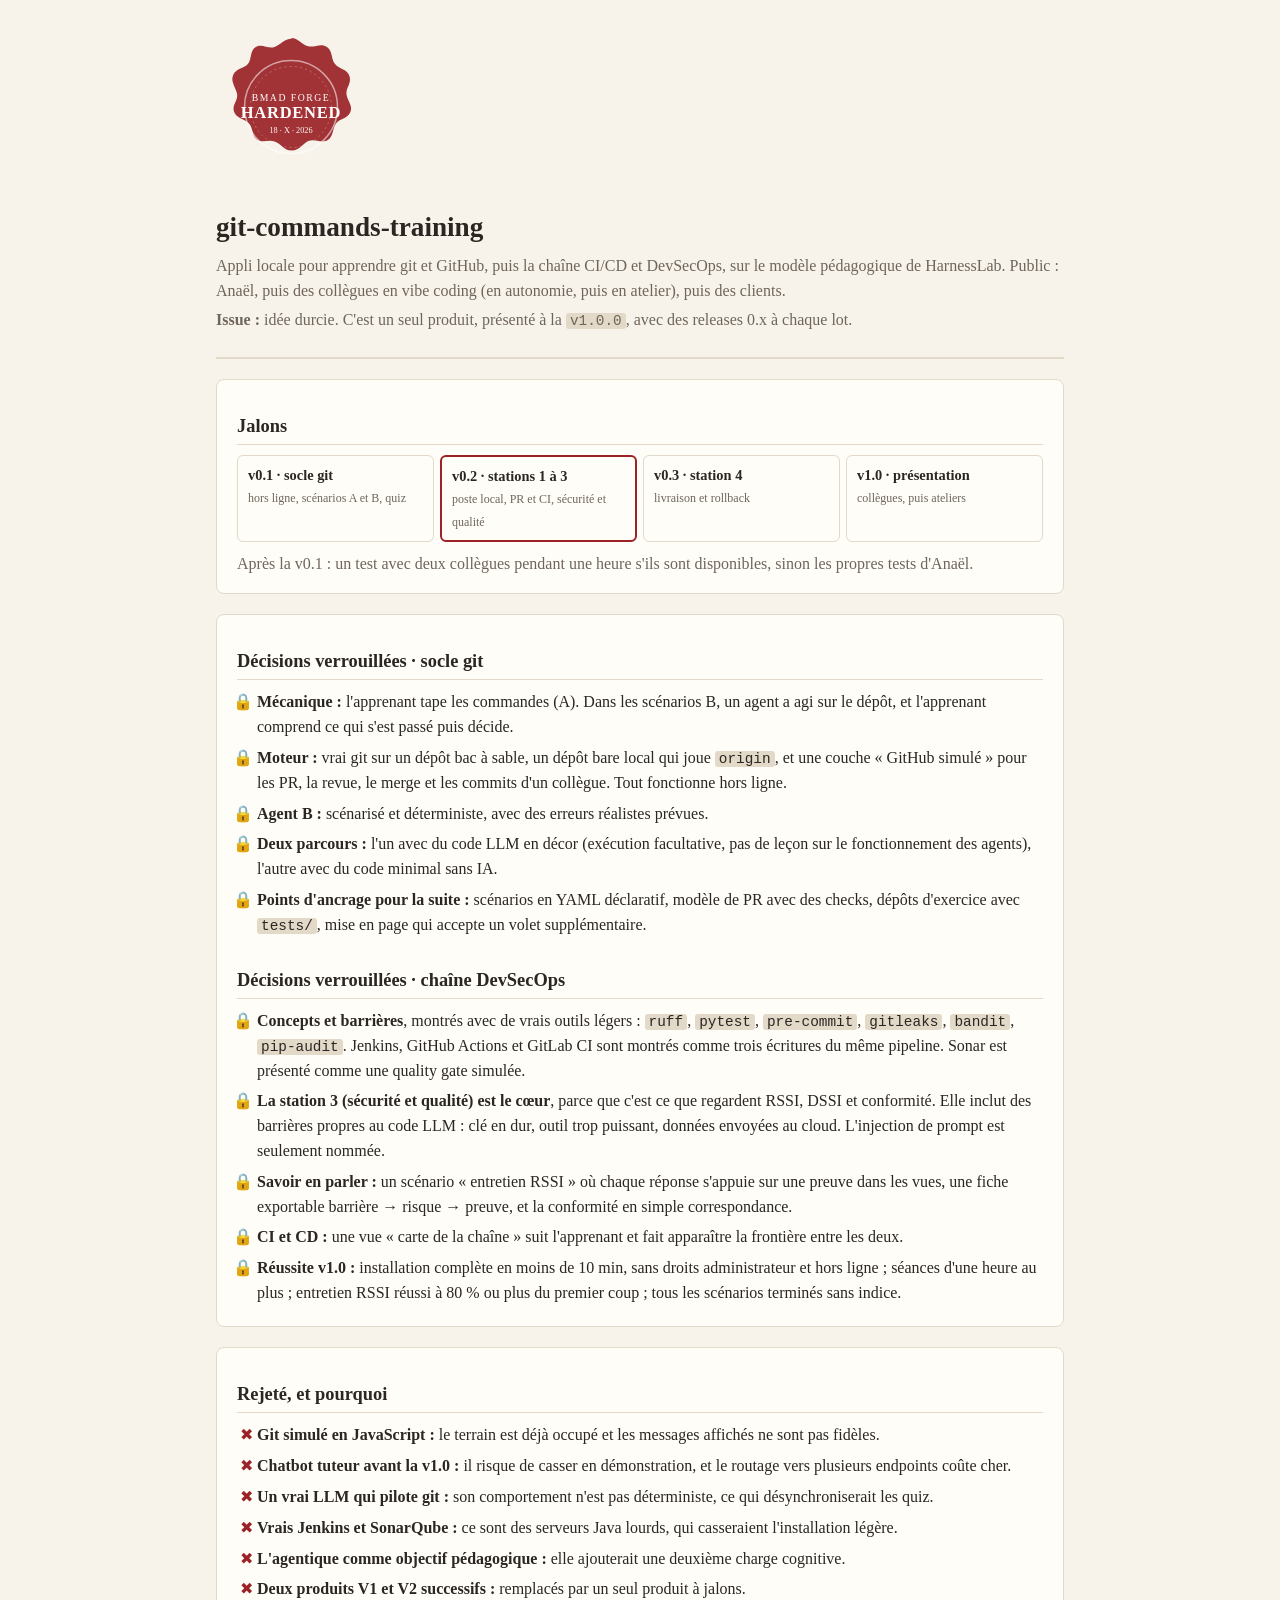
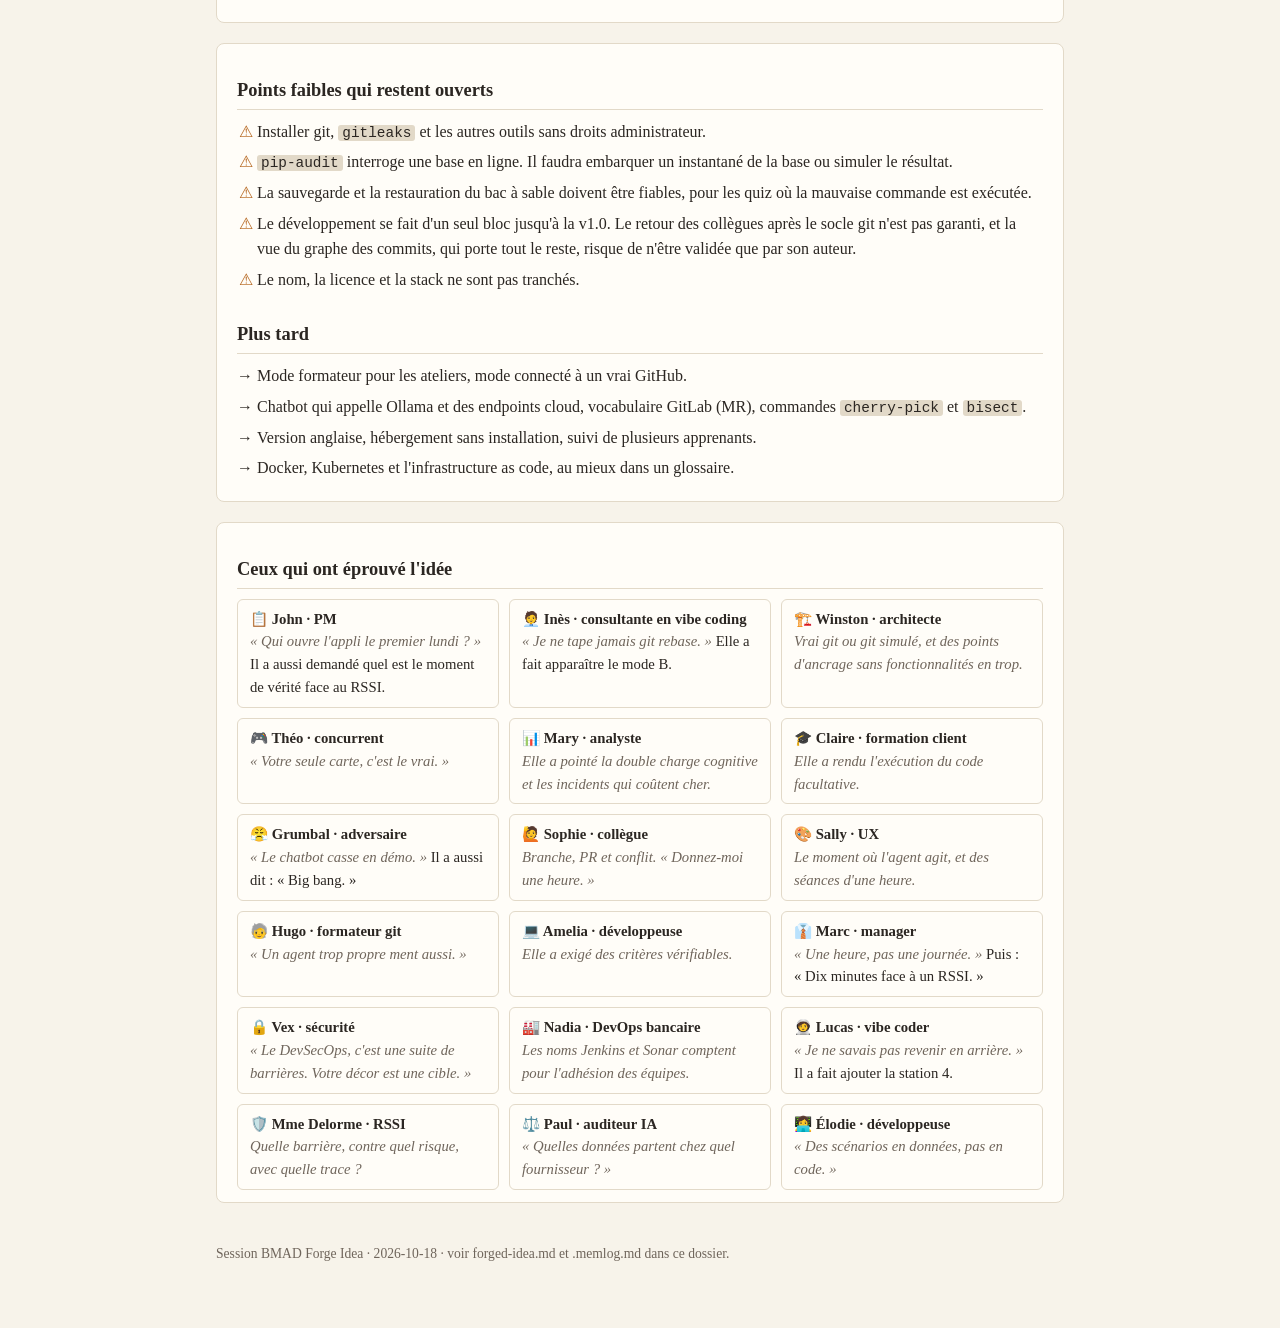
<file: docs/forge/forge-report.html>
<!doctype html>
<html lang="fr">
<head>
<meta charset="utf-8">
<meta name="viewport" content="width=device-width, initial-scale=1">
<title>Forge git-commands-training</title>
<style>
:root{--bg:#f7f3ea;--card:#fffdf8;--ink:#2b2622;--muted:#6f655b;--line:#e2d9c8;--seal:#9b2226;--ok:#2d6a4f;--ko:#9b2226;--warn:#b5651d}
@media (prefers-color-scheme:dark){:root{--bg:#1c1a17;--card:#25221e;--ink:#eee6d8;--muted:#a89c8c;--line:#3a352e;--seal:#c4453f;--ok:#74c69d;--ko:#e5737a;--warn:#e0a060}}
*{box-sizing:border-box}
body{margin:0;background:var(--bg);color:var(--ink);font:16px/1.55 Georgia,"Times New Roman",serif}
main{max-width:880px;margin:0 auto;padding:32px 16px 64px}
header{display:flex;gap:24px;align-items:center;flex-wrap:wrap;border-bottom:2px solid var(--line);padding-bottom:20px}
header svg{flex:0 0 auto;width:150px;height:150px}
h1{font-size:1.7rem;margin:0 0 6px}
h2{font-size:1.15rem;margin:28px 0 10px;border-bottom:1px solid var(--line);padding-bottom:4px}
.sub{color:var(--muted);margin:0 0 4px}
section.card{background:var(--card);border:1px solid var(--line);border-radius:8px;padding:4px 20px 12px;margin-top:20px}
ul{padding-left:20px;margin:8px 0}
li{margin:6px 0}
.lock::marker{content:"🔒 "}
.kill::marker{content:"✖ ";color:var(--ko)}
.warn::marker{content:"⚠ ";color:var(--warn)}
.later::marker{content:"→ "}
code{font-family:Consolas,monospace;font-size:.9em;background:var(--line);padding:0 4px;border-radius:3px}
.chain{display:flex;flex-wrap:wrap;gap:6px;margin:10px 0}
.st{flex:1 1 150px;border:1px solid var(--line);border-radius:6px;padding:8px 10px;font-size:.9rem}
.st b{display:block}
.st.core{border:2px solid var(--seal)}
.tag{font-size:.75rem;color:var(--muted)}
.personas{display:grid;grid-template-columns:repeat(auto-fill,minmax(230px,1fr));gap:10px;margin-top:8px}
.p{border:1px solid var(--line);border-radius:6px;padding:8px 12px;font-size:.92rem}
.p b{display:block}
.p i{color:var(--muted)}
footer{margin-top:40px;color:var(--muted);font-size:.85rem}
</style>
</head>
<body>
<main>
<header>
<svg viewBox="0 0 200 200" role="img" aria-label="Sceau HARDENED">
  <g fill="var(--seal)">
    <path d="M100 8c10 0 14 9 23 11s17-5 25 1 5 16 11 23 16 6 19 16-5 15-4 24 9 15 5 24-14 8-19 15-3 17-11 22-17-2-25 1-12 13-23 13-14-9-23-12-17 3-24-3-4-16-11-22-16-6-19-15 6-15 4-24-9-16-5-25 15-8 20-15 2-17 10-22 17 3 25 0 13-11 23-11z" opacity=".92"/>
  </g>
  <circle cx="100" cy="100" r="62" fill="none" stroke="#fff" stroke-opacity=".55" stroke-width="2"/>
  <circle cx="100" cy="100" r="54" fill="none" stroke="#fff" stroke-opacity=".35" stroke-width="1" stroke-dasharray="3 4"/>
  <text x="100" y="92" text-anchor="middle" fill="#fff" font-family="Georgia,serif" font-size="13" letter-spacing="2">BMAD FORGE</text>
  <text x="100" y="115" text-anchor="middle" fill="#fff" font-family="Georgia,serif" font-weight="bold" font-size="22" letter-spacing="1">HARDENED</text>
  <text x="100" y="134" text-anchor="middle" fill="#fff" font-family="Georgia,serif" font-size="11">18 · X · 2026</text>
</svg>
<div>
  <h1>git-commands-training</h1>
  <p class="sub">Appli locale pour apprendre git et GitHub, puis la chaîne CI/CD et DevSecOps, sur le modèle pédagogique de HarnessLab. Public : Anaël, puis des collègues en vibe coding (en autonomie, puis en atelier), puis des clients.</p>
  <p class="sub"><b>Issue :</b> idée durcie. C'est un seul produit, présenté à la <code>v1.0.0</code>, avec des releases 0.x à chaque lot.</p>
</div>
</header>

<section class="card">
<h2>Jalons</h2>
<div class="chain">
<div class="st"><b>v0.1 · socle git</b><span class="tag">hors ligne, scénarios A et B, quiz</span></div>
<div class="st core"><b>v0.2 · stations 1 à 3</b><span class="tag">poste local, PR et CI, sécurité et qualité</span></div>
<div class="st"><b>v0.3 · station 4</b><span class="tag">livraison et rollback</span></div>
<div class="st"><b>v1.0 · présentation</b><span class="tag">collègues, puis ateliers</span></div>
</div>
<p class="sub">Après la v0.1 : un test avec deux collègues pendant une heure s'ils sont disponibles, sinon les propres tests d'Anaël.</p>
</section>

<section class="card">
<h2>Décisions verrouillées · socle git</h2>
<ul>
<li class="lock"><b>Mécanique :</b> l'apprenant tape les commandes (A). Dans les scénarios B, un agent a agi sur le dépôt, et l'apprenant comprend ce qui s'est passé puis décide.</li>
<li class="lock"><b>Moteur :</b> vrai git sur un dépôt bac à sable, un dépôt bare local qui joue <code>origin</code>, et une couche « GitHub simulé » pour les PR, la revue, le merge et les commits d'un collègue. Tout fonctionne hors ligne.</li>
<li class="lock"><b>Agent B :</b> scénarisé et déterministe, avec des erreurs réalistes prévues.</li>
<li class="lock"><b>Deux parcours :</b> l'un avec du code LLM en décor (exécution facultative, pas de leçon sur le fonctionnement des agents), l'autre avec du code minimal sans IA.</li>
<li class="lock"><b>Points d'ancrage pour la suite :</b> scénarios en YAML déclaratif, modèle de PR avec des checks, dépôts d'exercice avec <code>tests/</code>, mise en page qui accepte un volet supplémentaire.</li>
</ul>
<h2>Décisions verrouillées · chaîne DevSecOps</h2>
<ul>
<li class="lock"><b>Concepts et barrières</b>, montrés avec de vrais outils légers : <code>ruff</code>, <code>pytest</code>, <code>pre-commit</code>, <code>gitleaks</code>, <code>bandit</code>, <code>pip-audit</code>. Jenkins, GitHub Actions et GitLab CI sont montrés comme trois écritures du même pipeline. Sonar est présenté comme une quality gate simulée.</li>
<li class="lock"><b>La station 3 (sécurité et qualité) est le cœur</b>, parce que c'est ce que regardent RSSI, DSSI et conformité. Elle inclut des barrières propres au code LLM : clé en dur, outil trop puissant, données envoyées au cloud. L'injection de prompt est seulement nommée.</li>
<li class="lock"><b>Savoir en parler :</b> un scénario « entretien RSSI » où chaque réponse s'appuie sur une preuve dans les vues, une fiche exportable barrière → risque → preuve, et la conformité en simple correspondance.</li>
<li class="lock"><b>CI et CD :</b> une vue « carte de la chaîne » suit l'apprenant et fait apparaître la frontière entre les deux.</li>
<li class="lock"><b>Réussite v1.0 :</b> installation complète en moins de 10 min, sans droits administrateur et hors ligne ; séances d'une heure au plus ; entretien RSSI réussi à 80 % ou plus du premier coup ; tous les scénarios terminés sans indice.</li>
</ul>
</section>

<section class="card">
<h2>Rejeté, et pourquoi</h2>
<ul>
<li class="kill"><b>Git simulé en JavaScript :</b> le terrain est déjà occupé et les messages affichés ne sont pas fidèles.</li>
<li class="kill"><b>Chatbot tuteur avant la v1.0 :</b> il risque de casser en démonstration, et le routage vers plusieurs endpoints coûte cher.</li>
<li class="kill"><b>Un vrai LLM qui pilote git :</b> son comportement n'est pas déterministe, ce qui désynchroniserait les quiz.</li>
<li class="kill"><b>Vrais Jenkins et SonarQube :</b> ce sont des serveurs Java lourds, qui casseraient l'installation légère.</li>
<li class="kill"><b>L'agentique comme objectif pédagogique :</b> elle ajouterait une deuxième charge cognitive.</li>
<li class="kill"><b>Deux produits V1 et V2 successifs :</b> remplacés par un seul produit à jalons.</li>
</ul>
</section>

<section class="card">
<h2>Points faibles qui restent ouverts</h2>
<ul>
<li class="warn">Installer git, <code>gitleaks</code> et les autres outils sans droits administrateur.</li>
<li class="warn"><code>pip-audit</code> interroge une base en ligne. Il faudra embarquer un instantané de la base ou simuler le résultat.</li>
<li class="warn">La sauvegarde et la restauration du bac à sable doivent être fiables, pour les quiz où la mauvaise commande est exécutée.</li>
<li class="warn">Le développement se fait d'un seul bloc jusqu'à la v1.0. Le retour des collègues après le socle git n'est pas garanti, et la vue du graphe des commits, qui porte tout le reste, risque de n'être validée que par son auteur.</li>
<li class="warn">Le nom, la licence et la stack ne sont pas tranchés.</li>
</ul>
<h2>Plus tard</h2>
<ul>
<li class="later">Mode formateur pour les ateliers, mode connecté à un vrai GitHub.</li>
<li class="later">Chatbot qui appelle Ollama et des endpoints cloud, vocabulaire GitLab (MR), commandes <code>cherry-pick</code> et <code>bisect</code>.</li>
<li class="later">Version anglaise, hébergement sans installation, suivi de plusieurs apprenants.</li>
<li class="later">Docker, Kubernetes et l'infrastructure as code, au mieux dans un glossaire.</li>
</ul>
</section>

<section class="card">
<h2>Ceux qui ont éprouvé l'idée</h2>
<div class="personas">
<div class="p"><b>📋 John · PM</b><i>« Qui ouvre l'appli le premier lundi ? »</i> Il a aussi demandé quel est le moment de vérité face au RSSI.</div>
<div class="p"><b>🧑‍💼 Inès · consultante en vibe coding</b><i>« Je ne tape jamais git rebase. »</i> Elle a fait apparaître le mode B.</div>
<div class="p"><b>🏗️ Winston · architecte</b><i>Vrai git ou git simulé, et des points d'ancrage sans fonctionnalités en trop.</i></div>
<div class="p"><b>🎮 Théo · concurrent</b><i>« Votre seule carte, c'est le vrai. »</i></div>
<div class="p"><b>📊 Mary · analyste</b><i>Elle a pointé la double charge cognitive et les incidents qui coûtent cher.</i></div>
<div class="p"><b>🎓 Claire · formation client</b><i>Elle a rendu l'exécution du code facultative.</i></div>
<div class="p"><b>😤 Grumbal · adversaire</b><i>« Le chatbot casse en démo. »</i> Il a aussi dit : « Big bang. »</div>
<div class="p"><b>🙋 Sophie · collègue</b><i>Branche, PR et conflit. « Donnez-moi une heure. »</i></div>
<div class="p"><b>🎨 Sally · UX</b><i>Le moment où l'agent agit, et des séances d'une heure.</i></div>
<div class="p"><b>🧓 Hugo · formateur git</b><i>« Un agent trop propre ment aussi. »</i></div>
<div class="p"><b>💻 Amelia · développeuse</b><i>Elle a exigé des critères vérifiables.</i></div>
<div class="p"><b>👔 Marc · manager</b><i>« Une heure, pas une journée. »</i> Puis : « Dix minutes face à un RSSI. »</div>
<div class="p"><b>🔒 Vex · sécurité</b><i>« Le DevSecOps, c'est une suite de barrières. Votre décor est une cible. »</i></div>
<div class="p"><b>🏭 Nadia · DevOps bancaire</b><i>Les noms Jenkins et Sonar comptent pour l'adhésion des équipes.</i></div>
<div class="p"><b>🧑‍🚀 Lucas · vibe coder</b><i>« Je ne savais pas revenir en arrière. »</i> Il a fait ajouter la station 4.</div>
<div class="p"><b>🛡️ Mme Delorme · RSSI</b><i>Quelle barrière, contre quel risque, avec quelle trace ?</i></div>
<div class="p"><b>⚖️ Paul · auditeur IA</b><i>« Quelles données partent chez quel fournisseur ? »</i></div>
<div class="p"><b>👩‍💻 Élodie · développeuse</b><i>« Des scénarios en données, pas en code. »</i></div>
</div>
</section>

<footer>Session BMAD Forge Idea · 2026-10-18 · voir forged-idea.md et .memlog.md dans ce dossier.</footer>
</main>
</body>
</html>
</file>
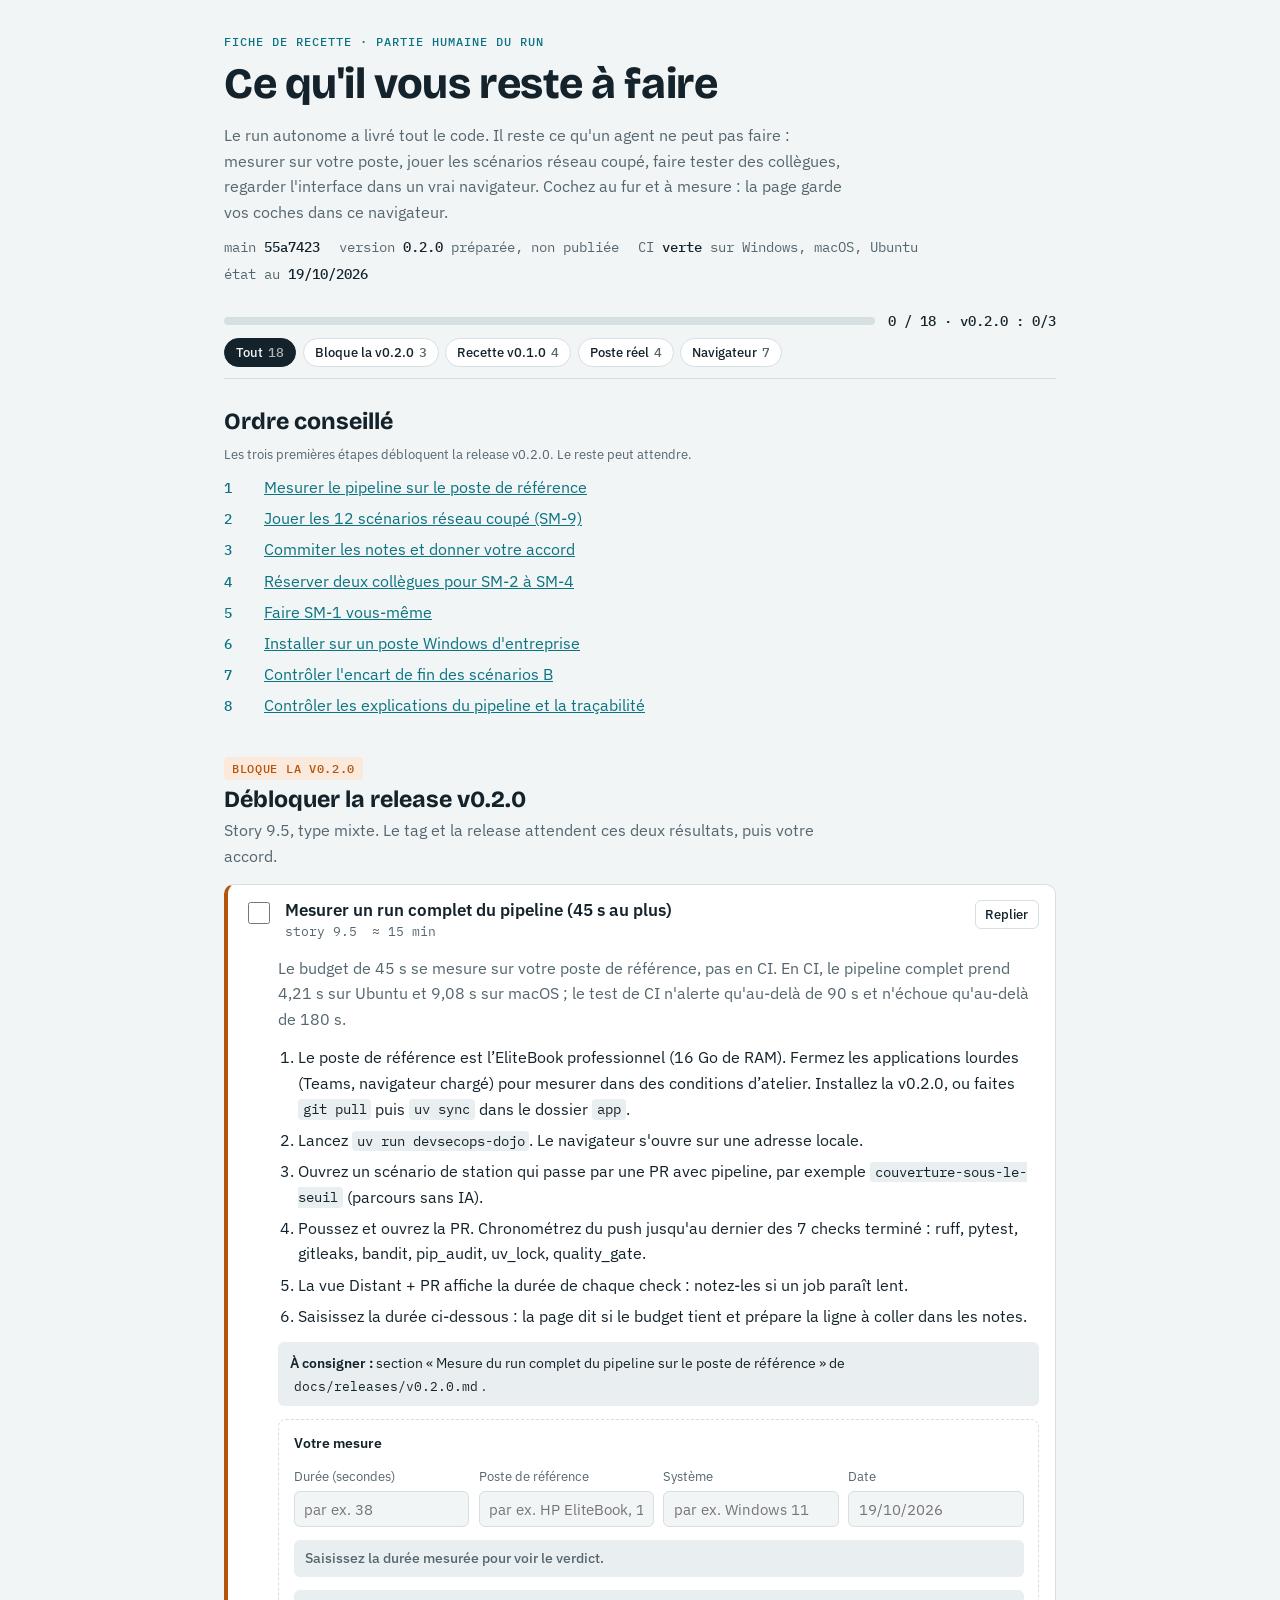
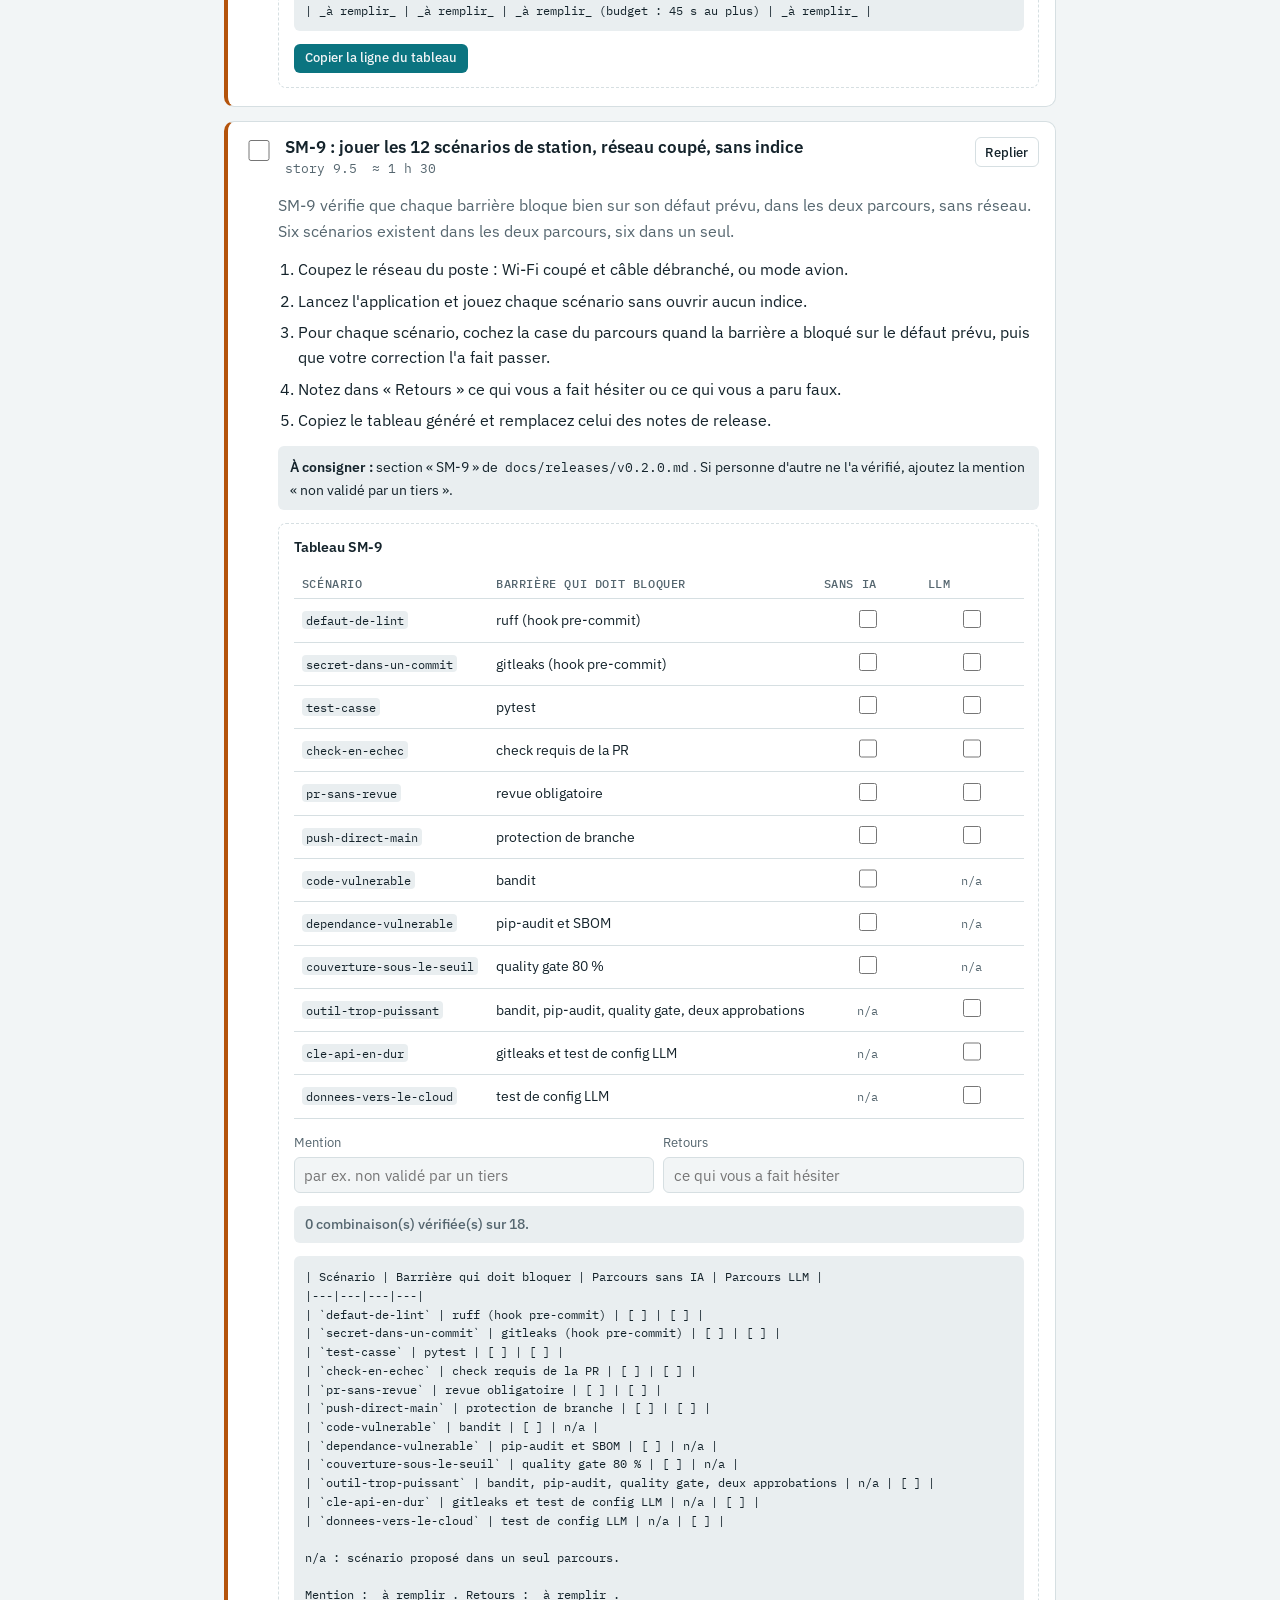
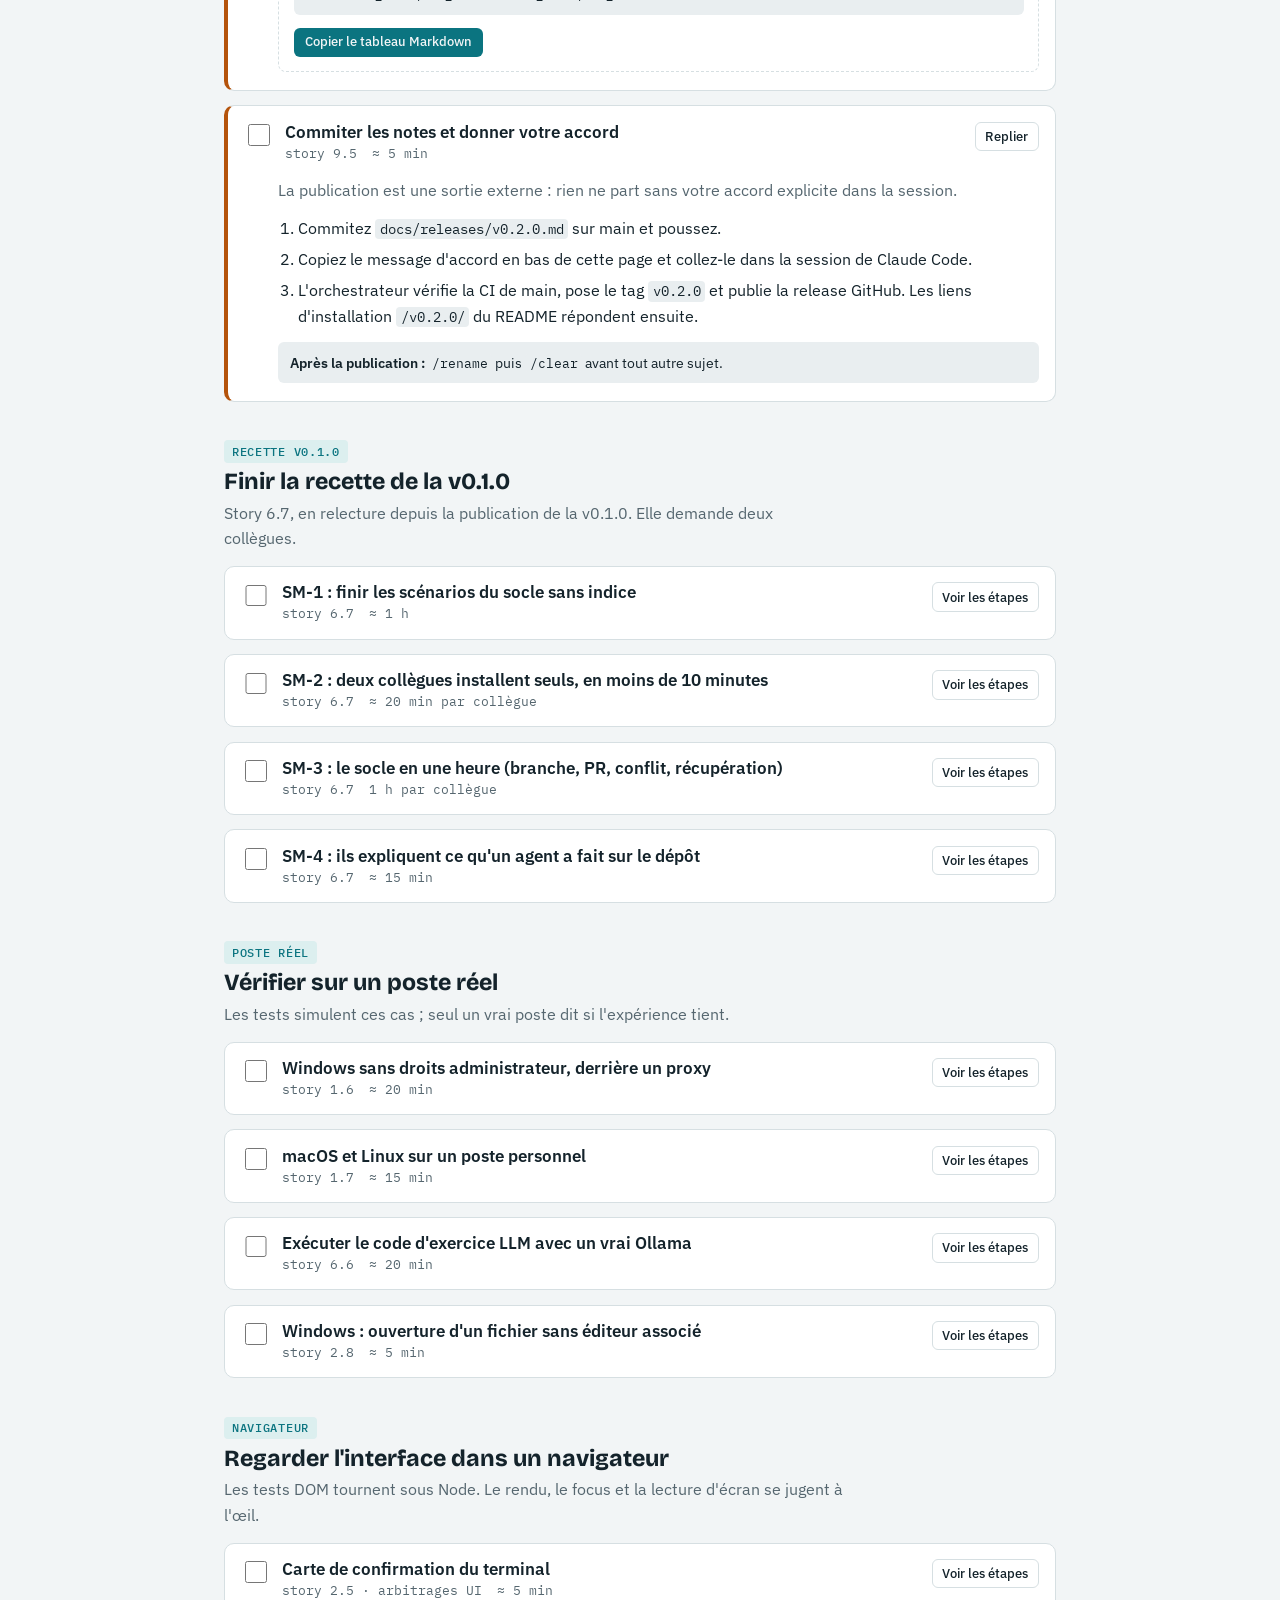
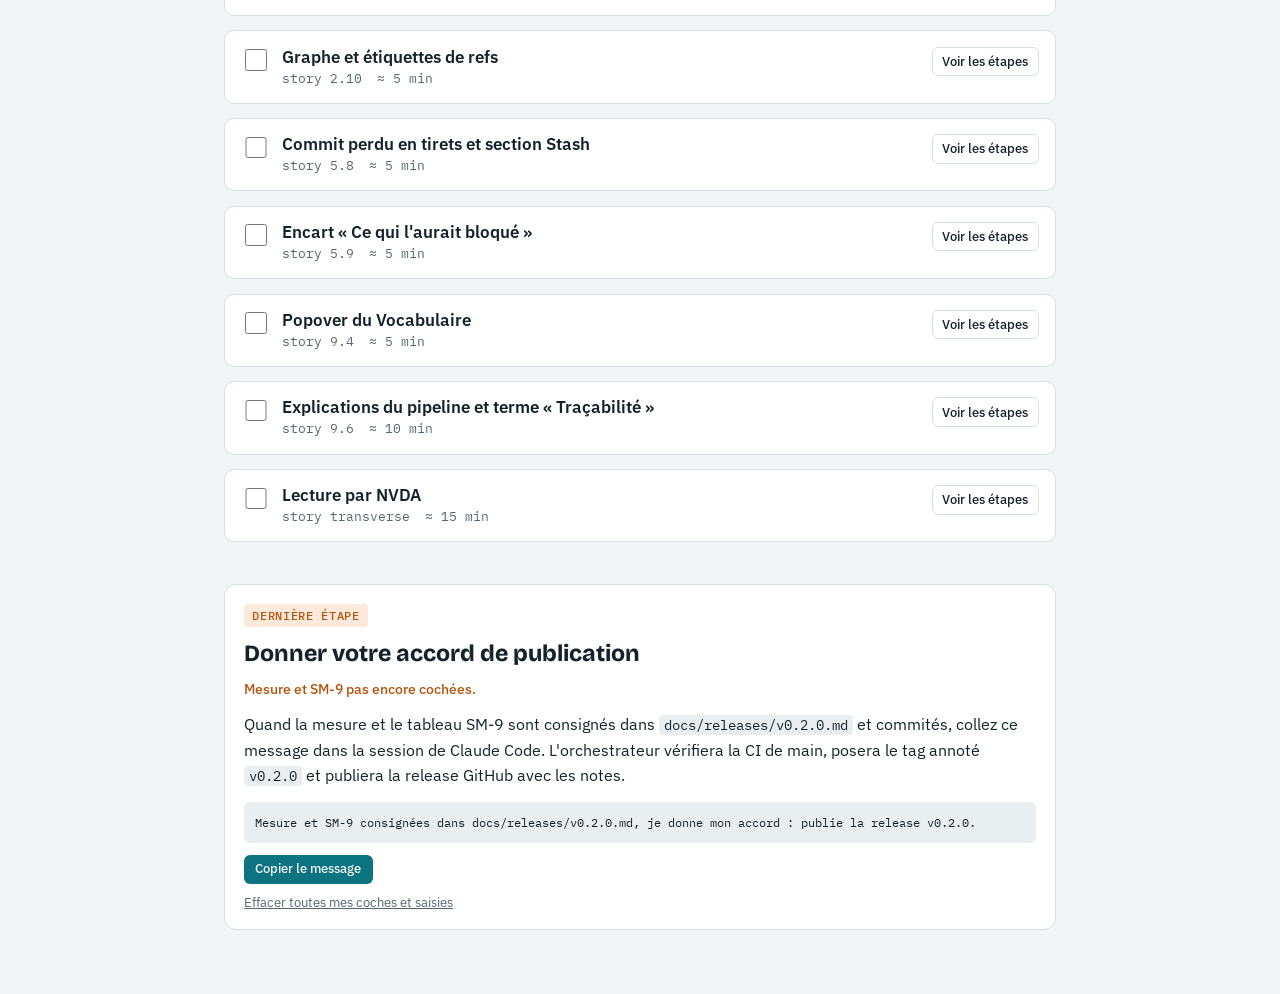
<file: docs/recette/v0.2.0.html>
<!doctype html>
<html lang="fr">
<head>
<meta charset="utf-8">
<meta name="viewport" content="width=device-width, initial-scale=1, viewport-fit=cover">
<title>Recette DevSecOps Dojo v0.2.0</title>
<meta name="claude:viewport-fit-sides" content="cover">
<link rel="preconnect" href="https://fonts.googleapis.com">
<link rel="preconnect" href="https://fonts.gstatic.com" crossorigin>
<link rel="stylesheet" href="https://fonts.googleapis.com/css2?family=Bricolage+Grotesque:opsz,wght@12..96,600;12..96,750&family=IBM+Plex+Sans:wght@400;500;600&family=IBM+Plex+Mono:wght@400;500&display=swap">
<style>
/* Mise en page : une fiche de recette, comme un run de CI. Une colonne de lecture, une barre de progression collante, des étapes cochables groupées par ce qu'elles débloquent. */
:root {
  --bg: #f2f5f6;
  --surface: #ffffff;
  --ink: #14232b;
  --muted: #55666f;
  --line: #d6dfe2;
  --accent: #0b7480;
  --accent-soft: #dcefef;
  --block: #b4530b;
  --block-soft: #fbeadb;
  --ok: #2c7a3f;
  --ok-soft: #dff0e3;
  --warn: #9a6a00;
  --warn-soft: #f7edd1;
  --bad: #b3261e;
  --code-bg: #e9eef0;
  --font-display: "Bricolage Grotesque", "Segoe UI", system-ui, sans-serif;
  --font-body: "IBM Plex Sans", "Segoe UI", system-ui, sans-serif;
  --font-mono: "IBM Plex Mono", ui-monospace, "Cascadia Mono", Consolas, monospace;
}
@media (prefers-color-scheme: dark) {
  :root:not([data-theme="light"]) {
    --bg: #0f171b; --surface: #16222828; --surface: #172228; --ink: #e3ecee; --muted: #9db0b6; --line: #2b3a41;
    --accent: #4fc1c9; --accent-soft: #143439; --block: #f0a060; --block-soft: #3a2614;
    --ok: #6fcf86; --ok-soft: #173322; --warn: #e2b54a; --warn-soft: #362b10; --bad: #ff8a80; --code-bg: #1f2d33;
    color-scheme: dark;
  }
}
:root[data-theme="dark"] {
  --bg: #0f171b; --surface: #172228; --ink: #e3ecee; --muted: #9db0b6; --line: #2b3a41;
  --accent: #4fc1c9; --accent-soft: #143439; --block: #f0a060; --block-soft: #3a2614;
  --ok: #6fcf86; --ok-soft: #173322; --warn: #e2b54a; --warn-soft: #362b10; --bad: #ff8a80; --code-bg: #1f2d33;
  color-scheme: dark;
}
* { box-sizing: border-box; }
html, body { margin: 0; }
[hidden] { display: none !important; }
body {
  background: var(--bg); color: var(--ink);
  font: 400 1rem/1.6 var(--font-body);
  padding-left: max(16px, env(safe-area-inset-left, 0px));
  padding-right: max(16px, env(safe-area-inset-right, 0px));
  padding-block: 0 4rem;
}
body::before { content: ""; position: fixed; inset: 0 0 auto; height: env(safe-area-inset-top, 0px); z-index: 10; background: var(--bg); }
.wrap { max-width: 52rem; margin: 0 auto; }
h1, h2, h3 { font-family: var(--font-display); text-wrap: balance; line-height: 1.15; margin: 0; }
h1 { font-size: clamp(1.9rem, 5vw, 2.7rem); font-weight: 750; letter-spacing: -0.01em; }
h2 { font-size: 1.45rem; font-weight: 750; }
h3 { font-size: 1.08rem; font-weight: 600; font-family: var(--font-body); }
p { margin: 0; }
code, .mono { font-family: var(--font-mono); font-size: 0.88em; }
code { background: var(--code-bg); padding: 0.08em 0.35em; border-radius: 4px; overflow-wrap: anywhere; }
a { color: var(--accent); }
:focus-visible { outline: 2px solid var(--accent); outline-offset: 2px; border-radius: 4px; }

/* En-tête */
header.top { padding-block: 2.2rem 1.2rem; display: grid; gap: 0.8rem; }
.eyebrow { font: 500 0.78rem/1 var(--font-mono); letter-spacing: 0.08em; text-transform: uppercase; color: var(--accent); }
.lede { color: var(--muted); max-width: 62ch; }
.runline { display: flex; flex-wrap: wrap; gap: 0.5rem 1.2rem; font: 400 0.85rem/1.4 var(--font-mono); color: var(--muted); }
.runline b { color: var(--ink); font-weight: 500; }

/* Barre collante */
.sticky { position: sticky; top: env(safe-area-inset-top, 0px); z-index: 5; background: var(--bg); padding-block: 0.7rem; border-bottom: 1px solid var(--line); display: grid; gap: 0.6rem; }
.progress-row { display: flex; align-items: center; gap: 0.8rem; }
.bar { flex: 1; height: 8px; background: var(--line); border-radius: 99px; overflow: hidden; display: flex; }
.bar span { display: block; height: 100%; transition: width .3s ease; }
.bar .b { background: var(--block); }
.bar .o { background: var(--accent); }
.count { font: 500 0.85rem/1 var(--font-mono); font-variant-numeric: tabular-nums; white-space: nowrap; }
.chips { display: flex; flex-wrap: wrap; gap: 0.4rem; }
.chip { font: 500 0.82rem/1 var(--font-body); padding: 0.45rem 0.7rem; border-radius: 99px; border: 1px solid var(--line); background: var(--surface); color: var(--ink); cursor: pointer; }
.chip[aria-pressed="true"] { background: var(--ink); color: var(--bg); border-color: var(--ink); }
.chip .n { font-family: var(--font-mono); opacity: .7; margin-left: .3rem; }

/* Ordre conseillé */
.order { margin-top: 1.8rem; display: grid; gap: 0.6rem; }
.order ol { margin: 0; padding: 0; list-style: none; counter-reset: s; display: grid; gap: 0.35rem; }
.order li { counter-increment: s; display: grid; grid-template-columns: 2rem 1fr; gap: 0.5rem; align-items: baseline; }
.order li::before { content: counter(s); font: 500 0.85rem/1.6 var(--font-mono); color: var(--accent); }
.order li.done { color: var(--muted); text-decoration: line-through; }

/* Groupes et tâches */
section.group { margin-top: 2.4rem; display: grid; gap: 0.9rem; }
.group-head { display: grid; gap: 0.35rem; }
.group-head p { color: var(--muted); max-width: 62ch; }
.tag { justify-self: start; font: 500 0.72rem/1 var(--font-mono); letter-spacing: .06em; text-transform: uppercase; padding: .35rem .5rem; border-radius: 4px; }
.tag.block { background: var(--block-soft); color: var(--block); }
.tag.later { background: var(--accent-soft); color: var(--accent); }
.tag.opt { background: var(--code-bg); color: var(--muted); }

.task { background: var(--surface); border: 1px solid var(--line); border-radius: 10px; }
.task.is-block { border-left: 4px solid var(--block); }
.task.done { opacity: .72; }
.task-head { display: grid; grid-template-columns: auto 1fr auto; gap: 0.8rem; align-items: start; padding: 0.95rem 1rem; }
.check { width: 1.35rem; height: 1.35rem; margin-top: .15rem; accent-color: var(--ok); cursor: pointer; }
.task-title { display: grid; gap: .2rem; min-width: 0; }
.task.done .task-title h3 { text-decoration: line-through; text-decoration-color: var(--muted); }
.meta { font: 400 0.8rem/1.4 var(--font-mono); color: var(--muted); display: flex; flex-wrap: wrap; gap: .2rem .9rem; }
.toggle { font: 500 .82rem/1 var(--font-body); background: none; border: 1px solid var(--line); color: var(--ink); border-radius: 6px; padding: .45rem .6rem; cursor: pointer; white-space: nowrap; }
.task-body { padding: 0 1rem 1.1rem 3.15rem; display: grid; gap: .8rem; min-width: 0; }
.task-body ol, .task-body ul { margin: 0; padding-left: 1.2rem; display: grid; gap: .35rem; }
.why { color: var(--muted); }
.where { font-size: .9rem; background: var(--code-bg); border-radius: 6px; padding: .55rem .7rem; }
.where b { font-weight: 600; }

/* Outils interactifs */
.tool { border: 1px dashed var(--line); border-radius: 8px; padding: .9rem; display: grid; gap: .8rem; min-width: 0; }
.tool h4 { margin: 0; font: 600 .9rem/1.3 var(--font-body); }
.fields { display: grid; grid-template-columns: repeat(auto-fit, minmax(10rem, 1fr)); gap: .6rem; }
.field { display: grid; gap: .25rem; font-size: .82rem; color: var(--muted); }
.field input { font: 400 .95rem/1.2 var(--font-body); padding: .5rem .6rem; border: 1px solid var(--line); border-radius: 6px; background: var(--bg); color: var(--ink); width: 100%; min-width: 0; }
.verdict { font: 500 .9rem/1.4 var(--font-body); padding: .55rem .7rem; border-radius: 6px; }
.verdict.ok { background: var(--ok-soft); color: var(--ok); }
.verdict.warn { background: var(--warn-soft); color: var(--warn); }
.verdict.bad { background: var(--block-soft); color: var(--bad); }
.verdict.idle { background: var(--code-bg); color: var(--muted); }
.out { position: relative; }
.out pre { margin: 0; background: var(--code-bg); border-radius: 6px; padding: .7rem; font: 400 .78rem/1.5 var(--font-mono); overflow-x: auto; white-space: pre; }
.copy { font: 500 .8rem/1 var(--font-body); background: var(--accent); color: var(--bg); border: 0; border-radius: 6px; padding: .5rem .7rem; cursor: pointer; justify-self: start; }
.copy.done { background: var(--ok); }
.row-actions { display: flex; flex-wrap: wrap; gap: .5rem; align-items: center; }
.small { font-size: .82rem; color: var(--muted); }

.sm9 { overflow-x: auto; }
.sm9 table { border-collapse: collapse; width: 100%; min-width: 34rem; font-size: .88rem; }
.sm9 th, .sm9 td { text-align: left; padding: .45rem .5rem; border-bottom: 1px solid var(--line); vertical-align: middle; }
.sm9 th { font: 500 .75rem/1.2 var(--font-mono); text-transform: uppercase; letter-spacing: .05em; color: var(--muted); }
.sm9 td.c { text-align: center; width: 6.5rem; }
.sm9 input { width: 1.15rem; height: 1.15rem; accent-color: var(--ok); cursor: pointer; }
.na { font: 400 .78rem/1 var(--font-mono); color: var(--muted); }
.sm9 tr.full td:first-child code { background: var(--ok-soft); color: var(--ok); }

.final { margin-top: 2.6rem; background: var(--surface); border: 1px solid var(--line); border-radius: 12px; padding: 1.2rem; display: grid; gap: .8rem; }
.gate { font: 500 .9rem/1.4 var(--font-body); }
.gate.locked { color: var(--block); }
.gate.open { color: var(--ok); }
.reset { font: 400 .8rem/1 var(--font-body); background: none; border: 0; color: var(--muted); text-decoration: underline; cursor: pointer; padding: 0; justify-self: start; }

@media (max-width: 34rem) {
  .task-head { grid-template-columns: auto 1fr; }
  .toggle { grid-column: 2; justify-self: start; }
  .task-body { padding-left: 1rem; }
}
@media (prefers-reduced-motion: reduce) { .bar span { transition: none; } }
</style>
</head>
<body>

<div class="wrap">
  <header class="top">
    <span class="eyebrow">Fiche de recette · partie humaine du run</span>
    <h1>Ce qu'il vous reste à faire</h1>
    <p class="lede">Le run autonome a livré tout le code. Il reste ce qu'un agent ne peut pas faire : mesurer sur votre poste, jouer les scénarios réseau coupé, faire tester des collègues, regarder l'interface dans un vrai navigateur. Cochez au fur et à mesure : la page garde vos coches dans ce navigateur.</p>
    <div class="runline">
      <span>main <b>55a7423</b></span>
      <span>version <b>0.2.0</b> préparée, non publiée</span>
      <span>CI <b>verte</b> sur Windows, macOS, Ubuntu</span>
      <span>état au <b>19/10/2026</b></span>
    </div>
  </header>

  <div class="sticky" role="region" aria-label="Avancement">
    <div class="progress-row">
      <div class="bar" aria-hidden="true"><span class="b" id="bar-b"></span><span class="o" id="bar-o"></span></div>
      <span class="count" id="count">0 / 0</span>
    </div>
    <div class="chips" role="group" aria-label="Filtrer les tâches" id="chips"></div>
  </div>

  <section class="order" aria-labelledby="order-title">
    <h2 id="order-title">Ordre conseillé</h2>
    <p class="small">Les trois premières étapes débloquent la release v0.2.0. Le reste peut attendre.</p>
    <ol id="order"></ol>
  </section>

  <div id="groups"></div>

  <section class="final" id="final" aria-labelledby="final-title">
    <span class="tag block">Dernière étape</span>
    <h2 id="final-title">Donner votre accord de publication</h2>
    <p id="gate" class="gate locked">Mesure et SM-9 pas encore cochées.</p>
    <p>Quand la mesure et le tableau SM-9 sont consignés dans <code>docs/releases/v0.2.0.md</code> et commités, collez ce message dans la session de Claude Code. L'orchestrateur vérifiera la CI de main, posera le tag annoté <code>v0.2.0</code> et publiera la release GitHub avec les notes.</p>
    <div class="out"><pre id="accord">Mesure et SM-9 consignées dans docs/releases/v0.2.0.md, je donne mon accord : publie la release v0.2.0.</pre></div>
    <button class="copy" type="button" data-copy="accord">Copier le message</button>
    <button class="reset" type="button" id="reset">Effacer toutes mes coches et saisies</button>
  </section>
</div>

<script>
(function () {
  "use strict";
  var KEY = "wds-recette-v020";
  var state = { done: {}, sm9: {}, m: {}, open: {}, filter: "all" };
  try { var raw = localStorage.getItem(KEY); if (raw) { var s = JSON.parse(raw); for (var k in s) state[k] = s[k]; } } catch (e) {}
  function save() { try { localStorage.setItem(KEY, JSON.stringify(state)); } catch (e) {} }

  var GROUPS = [
    { id: "block", tag: "block", label: "Bloque la v0.2.0", title: "Débloquer la release v0.2.0",
      intro: "Story 9.5, type mixte. Le tag et la release attendent ces deux résultats, puis votre accord." },
    { id: "v010", tag: "later", label: "Recette v0.1.0", title: "Finir la recette de la v0.1.0",
      intro: "Story 6.7, en relecture depuis la publication de la v0.1.0. Elle demande deux collègues." },
    { id: "real", tag: "later", label: "Poste réel", title: "Vérifier sur un poste réel",
      intro: "Les tests simulent ces cas ; seul un vrai poste dit si l'expérience tient." },
    { id: "nav", tag: "later", label: "Navigateur", title: "Regarder l'interface dans un navigateur",
      intro: "Les tests DOM tournent sous Node. Le rendu, le focus et la lecture d'écran se jugent à l'œil." }
  ];

  var TASKS = [
    { id: "mesure", group: "block", order: 1, title: "Mesurer un run complet du pipeline (45 s au plus)", time: "≈ 15 min", story: "9.5",
      why: "Le budget de 45 s se mesure sur votre poste de référence, pas en CI. En CI, le pipeline complet prend 4,21 s sur Ubuntu et 9,08 s sur macOS ; le test de CI n'alerte qu'au-delà de 90 s et n'échoue qu'au-delà de 180 s.",
      steps: [
        "Le poste de référence est l’EliteBook professionnel (16 Go de RAM). Fermez les applications lourdes (Teams, navigateur chargé) pour mesurer dans des conditions d’atelier. Installez la v0.2.0, ou faites <code>git pull</code> puis <code>uv sync</code> dans le dossier <code>app</code>.",
        "Lancez <code>uv run devsecops-dojo</code>. Le navigateur s'ouvre sur une adresse locale.",
        "Ouvrez un scénario de station qui passe par une PR avec pipeline, par exemple <code>couverture-sous-le-seuil</code> (parcours sans IA).",
        "Poussez et ouvrez la PR. Chronométrez du push jusqu'au dernier des 7 checks terminé : ruff, pytest, gitleaks, bandit, pip_audit, uv_lock, quality_gate.",
        "La vue Distant + PR affiche la durée de chaque check : notez-les si un job paraît lent.",
        "Saisissez la durée ci-dessous : la page dit si le budget tient et prépare la ligne à coller dans les notes."
      ],
      where: "<b>À consigner :</b> section « Mesure du run complet du pipeline sur le poste de référence » de <code>docs/releases/v0.2.0.md</code>.",
      tool: "mesure" },
    { id: "sm9", group: "block", order: 2, title: "SM-9 : jouer les 12 scénarios de station, réseau coupé, sans indice", time: "≈ 1 h 30", story: "9.5",
      why: "SM-9 vérifie que chaque barrière bloque bien sur son défaut prévu, dans les deux parcours, sans réseau. Six scénarios existent dans les deux parcours, six dans un seul.",
      steps: [
        "Coupez le réseau du poste : Wi-Fi coupé et câble débranché, ou mode avion.",
        "Lancez l'application et jouez chaque scénario sans ouvrir aucun indice.",
        "Pour chaque scénario, cochez la case du parcours quand la barrière a bloqué sur le défaut prévu, puis que votre correction l'a fait passer.",
        "Notez dans « Retours » ce qui vous a fait hésiter ou ce qui vous a paru faux.",
        "Copiez le tableau généré et remplacez celui des notes de release."
      ],
      where: "<b>À consigner :</b> section « SM-9 » de <code>docs/releases/v0.2.0.md</code>. Si personne d'autre ne l'a vérifié, ajoutez la mention « non validé par un tiers ».",
      tool: "sm9" },
    { id: "accord", group: "block", order: 3, title: "Commiter les notes et donner votre accord", time: "≈ 5 min", story: "9.5",
      why: "La publication est une sortie externe : rien ne part sans votre accord explicite dans la session.",
      steps: [
        "Commitez <code>docs/releases/v0.2.0.md</code> sur main et poussez.",
        "Copiez le message d'accord en bas de cette page et collez-le dans la session de Claude Code.",
        "L'orchestrateur vérifie la CI de main, pose le tag <code>v0.2.0</code> et publie la release GitHub. Les liens d'installation <code>/v0.2.0/</code> du README répondent ensuite."
      ],
      where: "<b>Après la publication :</b> <code>/rename</code> puis <code>/clear</code> avant tout autre sujet." },

    { id: "sm1", group: "v010", order: 4, title: "SM-1 : finir les scénarios du socle sans indice", time: "≈ 1 h", story: "6.7",
      why: "Critère : zéro indice par scénario, et un quiz réussi à 80 % ou plus dès le premier essai.",
      steps: ["Jouez les scénarios du socle git (A puis B) sans indice.", "Notez votre score de quiz au premier passage."],
      where: "<b>À consigner :</b> tableau « Recette SM-1 à SM-4 » de <code>docs/releases/v0.1.0.md</code>." },
    { id: "sm2", group: "v010", order: 5, title: "SM-2 : deux collègues installent seuls, en moins de 10 minutes", time: "≈ 20 min par collègue", story: "6.7",
      why: "L'installation doit marcher sans droits administrateur, y compris derrière le proxy de l'entreprise.",
      steps: [
        "Donnez-leur seulement la commande d'installation du README, sans aide.",
        "Chronométrez. L'installeur écrit aussi sa durée dans <code>install.json</code>, champ <code>duration_s</code>.",
        "Ajoutez la ligne « poste réel » au tableau « Temps d'installation »."
      ],
      where: "<b>À consigner :</b> <code>docs/releases/v0.1.0.md</code>, tableaux « Temps d'installation » et « Recette »." },
    { id: "sm3", group: "v010", order: 6, title: "SM-3 : le socle en une heure (branche, PR, conflit, récupération)", time: "1 h par collègue", story: "6.7",
      why: "Mesure si le parcours guidé tient sa promesse pédagogique pour quelqu'un d'autre que l'auteur.",
      steps: ["Les mêmes collègues enchaînent branche, PR, conflit et récupération.", "Notez la durée et les points de blocage."],
      where: "<b>À consigner :</b> <code>docs/releases/v0.1.0.md</code>, tableau « Recette »." },
    { id: "sm4", group: "v010", order: 7, title: "SM-4 : ils expliquent ce qu'un agent a fait sur le dépôt", time: "≈ 15 min", story: "6.7",
      why: "Le mode B doit rendre lisible le travail d'un agent. Recueillez aussi leur avis sur la vue du graphe.",
      steps: ["Après un scénario B, demandez-leur de raconter ce que l'agent a fait.", "Notez leurs retours sur le graphe : ils comptent plus que les vôtres."],
      where: "<b>À consigner :</b> <code>docs/releases/v0.1.0.md</code>, « Recette » et « Retours sur la vue du graphe »." },

    { id: "w16", group: "real", order: 8, title: "Windows sans droits administrateur, derrière un proxy", time: "≈ 20 min", story: "1.6",
      why: "Les runners de CI n'ont ni proxy d'entreprise ni compte restreint.",
      steps: ["Sur un poste d'entreprise, lancez la commande PowerShell du README depuis une session non administrateur.", "Si le proxy bloque, réessayez avec <code>$env:HTTPS_PROXY</code> renseigné.", "Vérifiez que <code>uv run devsecops-dojo</code> ouvre l'application."],
      where: "<b>À noter :</b> limites connues des notes v0.1.0 et v0.2.0." },
    { id: "u17", group: "real", order: 9, title: "macOS et Linux sur un poste personnel", time: "≈ 15 min", story: "1.7",
      why: "La CI couvre des images propres ; un poste personnel a déjà son propre git, son shell, son PATH.",
      steps: ["Lancez <code>curl -fsSL …/install.sh | sh</code> comme dans le README.", "Ouvrez l'application et jouez un scénario."],
      where: "<b>À noter :</b> limites connues des notes de release." },
    { id: "o66", group: "real", order: 10, title: "Exécuter le code d'exercice LLM avec un vrai Ollama", time: "≈ 20 min", story: "6.6",
      why: "Le parcours LLM suppose Ollama sur <code>127.0.0.1:11434</code>. Les tests remplacent le modèle ; ici, c'est vous qui activez la ressource.",
      steps: ["Démarrez Ollama en local avec un petit modèle.", "Dans un scénario du parcours LLM, lancez le code d'exercice et vérifiez la réponse.", "Arrêtez Ollama : l'exécution doit échouer avec un message clair, et le reste de l'application doit continuer de fonctionner."],
      where: "<b>À noter :</b> limites connues des notes de release." },
    { id: "n28", group: "real", order: 11, title: "Windows : ouverture d'un fichier sans éditeur associé", time: "≈ 5 min", story: "2.8",
      why: "Par sécurité, un fichier sans verbe « modifier » s'ouvre dans le Bloc-notes. À confirmer sur un vrai Windows.",
      steps: ["Dans la vue Code, ouvrez dans l'éditeur externe un fichier dont l'extension n'a pas d'éditeur associé.", "Vérifiez qu'il s'ouvre dans le Bloc-notes et pas dans un programme qui l'exécuterait."] },

    { id: "b25", group: "nav", order: 12, title: "Carte de confirmation du terminal", time: "≈ 5 min", story: "2.5 · arbitrages UI",
      why: "Nouveau depuis aujourd'hui : <code>rm -rf *</code> et ses variantes demandent une confirmation.",
      steps: ["Dans le bac à sable, tapez <code>rm -rf *</code>, puis <code>rm -rf ?*</code> : une carte de confirmation doit apparaître.", "Annulez : rien ne doit être supprimé. Confirmez : la racine se vide, hors <code>.git</code>.", "Vérifiez qu'Échap quitte d'abord le mode Désigner, avant tout autre effet."] },
    { id: "b210", group: "nav", order: 13, title: "Graphe et étiquettes de refs", time: "≈ 5 min", story: "2.10",
      why: "Le « i » d'une étiquette de ref est désormais à côté d'elle, hors du bouton du commit.",
      steps: ["Survolez et cliquez le « i » d'une étiquette (<code>main</code>, <code>origin/main</code>).", "Vérifiez que le popover s'ouvre et que le clic ne sélectionne pas le commit."] },
    { id: "b58", group: "nav", order: 14, title: "Commit perdu en tirets et section Stash", time: "≈ 5 min", story: "5.8",
      why: "Deux rendus propres aux scénarios B « stash oublié » et « rebase laissé en conflit ».",
      steps: ["Jouez <code>stash.B</code> : le stash doit apparaître dans la vue staging et pouvoir être désigné.", "Jouez <code>rebase.B</code> : le commit perdu doit s'afficher en tirets."] },
    { id: "b59", group: "nav", order: 15, title: "Encart « Ce qui l'aurait bloqué »", time: "≈ 5 min", story: "5.9",
      why: "Nouveau en fin de scénario B : chaque incident est relié à la barrière qui l'aurait évité.",
      steps: ["Finissez <code>add-commit.B</code> (le <code>.env</code> committé) : l'encart doit nommer gitleaks, station 1, avec un lien.", "Finissez <code>push-pull.B</code> : il doit nommer la protection de branche, station 2.", "Vérifiez la mise en page de l'encart sous la correction."] },
    { id: "b94", group: "nav", order: 16, title: "Popover du Vocabulaire", time: "≈ 5 min", story: "9.4",
      why: "Chaque terme doit mener à sa barrière, sans lien mort.",
      steps: ["Ouvrez la page Vocabulaire et dépliez quelques termes.", "Vérifiez que chaque lien de scénario ouvre bien le bon scénario."] },
    { id: "b96", group: "nav", order: 17, title: "Explications du pipeline et terme « Traçabilité »", time: "≈ 10 min", story: "9.6",
      why: "Nouveau : un « i » par job, et un lien « Traçabilité » qui ouvre la vue Distant + PR de l'espace.",
      steps: [
        "Vue Code, onglet Pipeline (ouvrez-la avec « Voir dans le pipeline ») : un « i » à côté de chaque tâche, popover au-dessus du panneau.",
        "Vue Distant + PR : le « i » d'un check et celui d'une sortie.",
        "Ouvrez <code>check-en-echec</code>, puis Vocabulaire → Traçabilité : le lien ouvre l'espace sur la vue Distant + PR, titre au focus. Essayez aussi sous 1280 px de large et avec cette vue masquée.",
        "Ouvrez <code>bac-a-sable-libre</code>, puis Traçabilité : une phrase s'affiche, sans lien."
      ] },
    { id: "nvda", group: "nav", order: 18, title: "Lecture par NVDA", time: "≈ 15 min", story: "transverse",
      why: "Les noms accessibles ont été vérifiés par les tests, la lecture réelle non.",
      steps: ["Avec NVDA, parcourez le graphe, une carte de confirmation, un popover d'explication et la page Vocabulaire.", "Vérifiez qu'un commit est annoncé avec le verdict de sa ref (« main : ✓ Attendu »)."] }
  ];

  var SM9 = [
    ["defaut-de-lint", "ruff (hook pre-commit)", true, true],
    ["secret-dans-un-commit", "gitleaks (hook pre-commit)", true, true],
    ["test-casse", "pytest", true, true],
    ["check-en-echec", "check requis de la PR", true, true],
    ["pr-sans-revue", "revue obligatoire", true, true],
    ["push-direct-main", "protection de branche", true, true],
    ["code-vulnerable", "bandit", true, false],
    ["dependance-vulnerable", "pip-audit et SBOM", true, false],
    ["couverture-sous-le-seuil", "quality gate 80 %", true, false],
    ["outil-trop-puissant", "bandit, pip-audit, quality gate, deux approbations", false, true],
    ["cle-api-en-dur", "gitleaks et test de config LLM", false, true],
    ["donnees-vers-le-cloud", "test de config LLM", false, true]
  ];

  function el(tag, cls, html) { var e = document.createElement(tag); if (cls) e.className = cls; if (html != null) e.innerHTML = html; return e; }

  /* ---- Outil de mesure ---- */
  function buildMesure() {
    var t = el("div", "tool");
    t.appendChild(el("h4", null, "Votre mesure"));
    var f = el("div", "fields");
    [["m-s", "Durée (secondes)", "number", "par ex. 38"], ["m-poste", "Poste de référence", "text", "par ex. HP EliteBook, 16 Go"], ["m-os", "Système", "text", "par ex. Windows 11"], ["m-date", "Date", "text", "19/10/2026"]].forEach(function (d) {
      var lab = el("label", "field"); lab.setAttribute("for", d[0]); lab.textContent = d[1];
      var inp = document.createElement("input"); inp.id = d[0]; inp.type = d[2]; inp.placeholder = d[3];
      if (d[2] === "number") { inp.min = "0"; inp.step = "0.1"; inp.inputMode = "decimal"; }
      inp.value = state.m[d[0]] || "";
      inp.addEventListener("input", function () { state.m[d[0]] = inp.value; save(); refreshMesure(); });
      lab.appendChild(inp); f.appendChild(lab);
    });
    t.appendChild(f);
    var v = el("p", "verdict idle"); v.id = "m-verdict"; t.appendChild(v);
    var out = el("div", "out"); var pre = el("pre"); pre.id = "m-out"; out.appendChild(pre); t.appendChild(out);
    var b = el("button", "copy", "Copier la ligne du tableau"); b.type = "button"; b.dataset.copy = "m-out"; t.appendChild(b);
    return t;
  }
  function refreshMesure() {
    var v = document.getElementById("m-verdict"), o = document.getElementById("m-out");
    if (!v) return;
    var s = parseFloat(String(state.m["m-s"] || "").replace(",", "."));
    if (isNaN(s)) { v.className = "verdict idle"; v.textContent = "Saisissez la durée mesurée pour voir le verdict."; }
    else if (s <= 45) { v.className = "verdict ok"; v.textContent = "✓ Budget tenu : " + fmt(s) + " s pour 45 s au plus."; }
    else if (s <= 90) { v.className = "verdict warn"; v.textContent = "Budget dépassé de " + fmt(s - 45) + " s. Le critère de 9.5 n'est pas tenu : dites-le à l'orchestrateur avant de donner votre accord."; }
    else { v.className = "verdict bad"; v.textContent = "Au-delà de 90 s : c'est aussi le seuil d'alerte de la CI. Signalez-le avant toute publication."; }
    var dur = isNaN(s) ? "_à remplir_" : fmt(s) + " s";
    o.textContent = "| " + (state.m["m-poste"] || "_à remplir_") + " | " + (state.m["m-os"] || "_à remplir_") + " | " + dur + " (budget : 45 s au plus) | " + (state.m["m-date"] || "_à remplir_") + " |";
  }
  function fmt(n) { return (Math.round(n * 10) / 10).toString().replace(".", ","); }

  /* ---- Tableau SM-9 ---- */
  function buildSm9() {
    var t = el("div", "tool");
    t.appendChild(el("h4", null, "Tableau SM-9"));
    var wrap = el("div", "sm9");
    var tbl = el("table");
    tbl.innerHTML = "<thead><tr><th scope=\"col\">Scénario</th><th scope=\"col\">Barrière qui doit bloquer</th><th scope=\"col\" class=\"c\">Sans IA</th><th scope=\"col\" class=\"c\">LLM</th></tr></thead>";
    var tb = el("tbody");
    SM9.forEach(function (r, i) {
      var tr = el("tr"); tr.dataset.i = i;
      tr.appendChild(el("td", null, "<code>" + r[0] + "</code>"));
      tr.appendChild(el("td", null, r[1]));
      [["n", r[2], "sans IA"], ["l", r[3], "LLM"]].forEach(function (c) {
        var td = el("td", "c");
        if (!c[1]) { td.appendChild(el("span", "na", "n/a")); }
        else {
          var id = "sm9-" + i + "-" + c[0];
          var cb = document.createElement("input"); cb.type = "checkbox"; cb.id = id;
          cb.setAttribute("aria-label", r[0] + ", parcours " + c[2] + " : barrière vérifiée");
          cb.checked = !!state.sm9[id];
          cb.addEventListener("change", function () { state.sm9[id] = cb.checked; save(); refreshSm9(); });
          td.appendChild(cb);
        }
        tr.appendChild(td);
      });
      tb.appendChild(tr);
    });
    tbl.appendChild(tb); wrap.appendChild(tbl); t.appendChild(wrap);
    var f = el("div", "fields");
    [["sm9-mention", "Mention", "par ex. non validé par un tiers"], ["sm9-retours", "Retours", "ce qui vous a fait hésiter"]].forEach(function (d) {
      var lab = el("label", "field"); lab.setAttribute("for", d[0]); lab.textContent = d[1];
      var inp = document.createElement("input"); inp.id = d[0]; inp.type = "text"; inp.placeholder = d[2];
      inp.value = state.m[d[0]] || "";
      inp.addEventListener("input", function () { state.m[d[0]] = inp.value; save(); refreshSm9(); });
      lab.appendChild(inp); f.appendChild(lab);
    });
    t.appendChild(f);
    var v = el("p", "verdict idle"); v.id = "sm9-verdict"; t.appendChild(v);
    var out = el("div", "out"); var pre = el("pre"); pre.id = "sm9-out"; out.appendChild(pre); t.appendChild(out);
    var b = el("button", "copy", "Copier le tableau Markdown"); b.type = "button"; b.dataset.copy = "sm9-out"; t.appendChild(b);
    return t;
  }
  function sm9Totals() {
    var total = 0, done = 0;
    SM9.forEach(function (r, i) { if (r[2]) { total++; if (state.sm9["sm9-" + i + "-n"]) done++; } if (r[3]) { total++; if (state.sm9["sm9-" + i + "-l"]) done++; } });
    return { total: total, done: done };
  }
  function refreshSm9() {
    var v = document.getElementById("sm9-verdict"), o = document.getElementById("sm9-out");
    if (!v) return;
    var t = sm9Totals();
    v.className = "verdict " + (t.done === t.total ? "ok" : t.done ? "warn" : "idle");
    v.textContent = t.done === t.total ? "✓ Les " + t.total + " combinaisons scénario × parcours sont vérifiées." : t.done + " combinaison(s) vérifiée(s) sur " + t.total + ".";
    document.querySelectorAll(".sm9 tbody tr").forEach(function (tr) {
      var i = +tr.dataset.i, r = SM9[i];
      var full = (!r[2] || state.sm9["sm9-" + i + "-n"]) && (!r[3] || state.sm9["sm9-" + i + "-l"]);
      tr.classList.toggle("full", !!full);
    });
    var lines = ["| Scénario | Barrière qui doit bloquer | Parcours sans IA | Parcours LLM |", "|---|---|---|---|"];
    SM9.forEach(function (r, i) {
      function cell(on, k) { return on ? (state.sm9["sm9-" + i + "-" + k] ? "[x]" : "[ ]") : "n/a"; }
      lines.push("| `" + r[0] + "` | " + r[1] + " | " + cell(r[2], "n") + " | " + cell(r[3], "l") + " |");
    });
    lines.push("", "n/a : scénario proposé dans un seul parcours.", "", "Mention : " + (state.m["sm9-mention"] || "_à remplir_") + ". Retours : " + (state.m["sm9-retours"] || "_à remplir_") + ".");
    o.textContent = lines.join("\n");
    if (t.done === t.total && !state.done.sm9) { state.done.sm9 = true; save(); var c = document.getElementById("chk-sm9"); if (c) { c.checked = true; markTask("sm9"); } refreshProgress(); }
  }

  /* ---- Rendu des groupes et tâches ---- */
  function render() {
    var root = document.getElementById("groups");
    GROUPS.forEach(function (g) {
      var sec = el("section", "group"); sec.dataset.group = g.id; sec.setAttribute("aria-labelledby", "g-" + g.id);
      var head = el("div", "group-head");
      head.appendChild(el("span", "tag " + g.tag, g.label));
      var h = el("h2", null, g.title); h.id = "g-" + g.id; head.appendChild(h);
      head.appendChild(el("p", null, g.intro));
      sec.appendChild(head);
      TASKS.filter(function (t) { return t.group === g.id; }).forEach(function (t) { sec.appendChild(taskCard(t)); });
      root.appendChild(sec);
    });
  }
  function taskCard(t) {
    var card = el("article", "task" + (t.group === "block" ? " is-block" : "")); card.id = "t-" + t.id;
    var head = el("div", "task-head");
    var cb = document.createElement("input"); cb.type = "checkbox"; cb.className = "check"; cb.id = "chk-" + t.id;
    cb.checked = !!state.done[t.id];
    var titleWrap = el("div", "task-title");
    var lab = el("label"); lab.setAttribute("for", cb.id); lab.appendChild(el("h3", null, t.title));
    titleWrap.appendChild(lab);
    titleWrap.appendChild(el("div", "meta", "<span>story " + t.story + "</span><span>" + t.time + "</span>"));
    var bodyId = "body-" + t.id;
    var tog = el("button", "toggle"); tog.type = "button"; tog.setAttribute("aria-controls", bodyId);
    head.appendChild(cb); head.appendChild(titleWrap); head.appendChild(tog);
    card.appendChild(head);
    var body = el("div", "task-body"); body.id = bodyId;
    body.appendChild(el("p", "why", t.why));
    var ol = el("ol"); t.steps.forEach(function (s) { ol.appendChild(el("li", null, s)); }); body.appendChild(ol);
    if (t.where) body.appendChild(el("p", "where", t.where));
    if (t.tool === "mesure") body.appendChild(buildMesure());
    if (t.tool === "sm9") body.appendChild(buildSm9());
    card.appendChild(body);
    var open = state.open[t.id]; if (open == null) open = t.group === "block";
    setOpen(t.id, open, body, tog);
    tog.addEventListener("click", function () { var o = body.hidden; state.open[t.id] = o; save(); setOpen(t.id, o, body, tog); });
    cb.addEventListener("change", function () { state.done[t.id] = cb.checked; save(); markTask(t.id); refreshProgress(); });
    if (cb.checked) card.classList.add("done");
    return card;
  }
  function setOpen(id, o, body, tog) { body.hidden = !o; tog.setAttribute("aria-expanded", o ? "true" : "false"); tog.textContent = o ? "Replier" : "Voir les étapes"; }
  function markTask(id) { var c = document.getElementById("t-" + id); if (c) c.classList.toggle("done", !!state.done[id]); }

  /* ---- Ordre conseillé ---- */
  function renderOrder() {
    var ol = document.getElementById("order");
    var picks = ["mesure", "sm9", "accord", "sm2", "sm1", "w16", "b59", "b96"];
    var labels = { mesure: "Mesurer le pipeline sur le poste de référence", sm9: "Jouer les 12 scénarios réseau coupé (SM-9)", accord: "Commiter les notes et donner votre accord", sm2: "Réserver deux collègues pour SM-2 à SM-4", sm1: "Faire SM-1 vous-même", w16: "Installer sur un poste Windows d'entreprise", b59: "Contrôler l'encart de fin des scénarios B", b96: "Contrôler les explications du pipeline et la traçabilité" };
    picks.forEach(function (p) {
      var li = el("li"); li.dataset.id = p;
      var a = el("a", null, labels[p]); a.href = "#t-" + p;
      li.appendChild(a); ol.appendChild(li);
    });
  }

  /* ---- Filtres et progression ---- */
  function renderChips() {
    var box = document.getElementById("chips");
    var opts = [{ id: "all", label: "Tout" }].concat(GROUPS.map(function (g) { return { id: g.id, label: g.label }; }));
    opts.forEach(function (o) {
      var b = el("button", "chip"); b.type = "button"; b.dataset.f = o.id;
      var n = o.id === "all" ? TASKS.length : TASKS.filter(function (t) { return t.group === o.id; }).length;
      b.innerHTML = o.label + "<span class=\"n\">" + n + "</span>";
      b.addEventListener("click", function () { state.filter = o.id; save(); applyFilter(); });
      box.appendChild(b);
    });
    applyFilter();
  }
  function applyFilter() {
    document.querySelectorAll(".chip").forEach(function (c) { c.setAttribute("aria-pressed", c.dataset.f === state.filter ? "true" : "false"); });
    document.querySelectorAll("section.group").forEach(function (s) { s.hidden = !(state.filter === "all" || s.dataset.group === state.filter); });
  }
  function refreshProgress() {
    var blk = TASKS.filter(function (t) { return t.group === "block"; });
    var nb = blk.filter(function (t) { return state.done[t.id]; }).length;
    var no = TASKS.filter(function (t) { return t.group !== "block" && state.done[t.id]; }).length;
    var all = TASKS.length;
    document.getElementById("bar-b").style.width = (nb / all * 100) + "%";
    document.getElementById("bar-o").style.width = (no / all * 100) + "%";
    document.getElementById("count").textContent = (nb + no) + " / " + all + " · v0.2.0 : " + nb + "/" + blk.length;
    document.querySelectorAll("#order li").forEach(function (li) { li.classList.toggle("done", !!state.done[li.dataset.id]); });
    var g = document.getElementById("gate");
    var ready = state.done.mesure && state.done.sm9;
    g.className = "gate " + (ready ? "open" : "locked");
    g.textContent = ready ? "✓ Mesure et SM-9 cochées : vous pouvez donner votre accord." : "Mesure et SM-9 pas encore cochées.";
  }

  /* ---- Copie ---- */
  document.addEventListener("click", function (e) {
    var b = e.target.closest ? e.target.closest("[data-copy]") : null;
    if (!b) return;
    var src = document.getElementById(b.dataset.copy); if (!src) return;
    var text = src.textContent, label = b.textContent;
    function ok() { b.classList.add("done"); b.textContent = "Copié"; setTimeout(function () { b.classList.remove("done"); b.textContent = label; }, 1600); }
    function fallback() { var r = document.createRange(); r.selectNodeContents(src); var s = window.getSelection(); s.removeAllRanges(); s.addRange(r); b.textContent = "Texte sélectionné : Ctrl+C"; setTimeout(function () { b.textContent = label; }, 2200); }
    try { navigator.clipboard.writeText(text).then(ok, fallback); } catch (err) { fallback(); }
  });
  document.getElementById("reset").addEventListener("click", function () {
    state = { done: {}, sm9: {}, m: {}, open: {}, filter: "all" }; save();
    document.querySelectorAll("input").forEach(function (i) { if (i.type === "checkbox") i.checked = false; else i.value = ""; });
    document.querySelectorAll(".task").forEach(function (c) { c.classList.remove("done"); });
    applyFilter(); refreshMesure(); refreshSm9(); refreshProgress();
  });

  render(); renderOrder(); renderChips(); refreshMesure(); refreshSm9(); refreshProgress();
})();
</script>
</body>
</html>
</file>
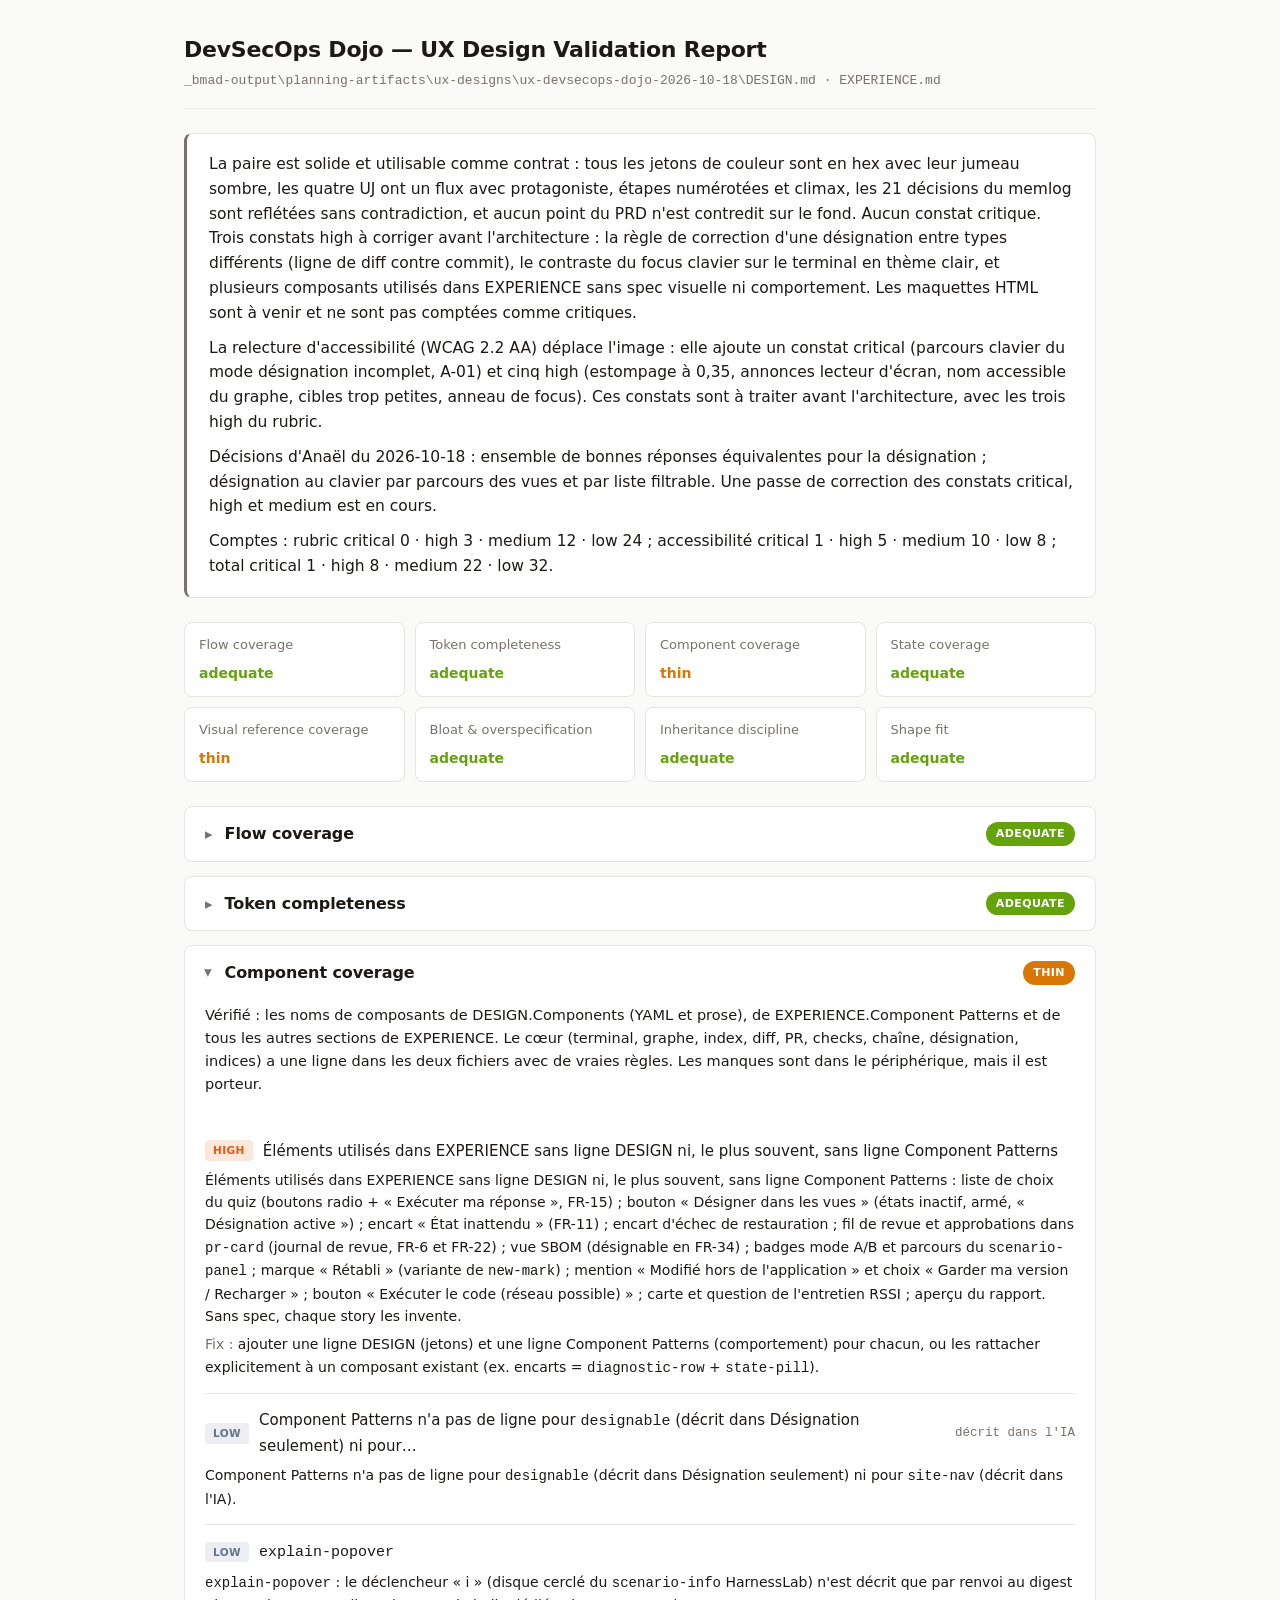
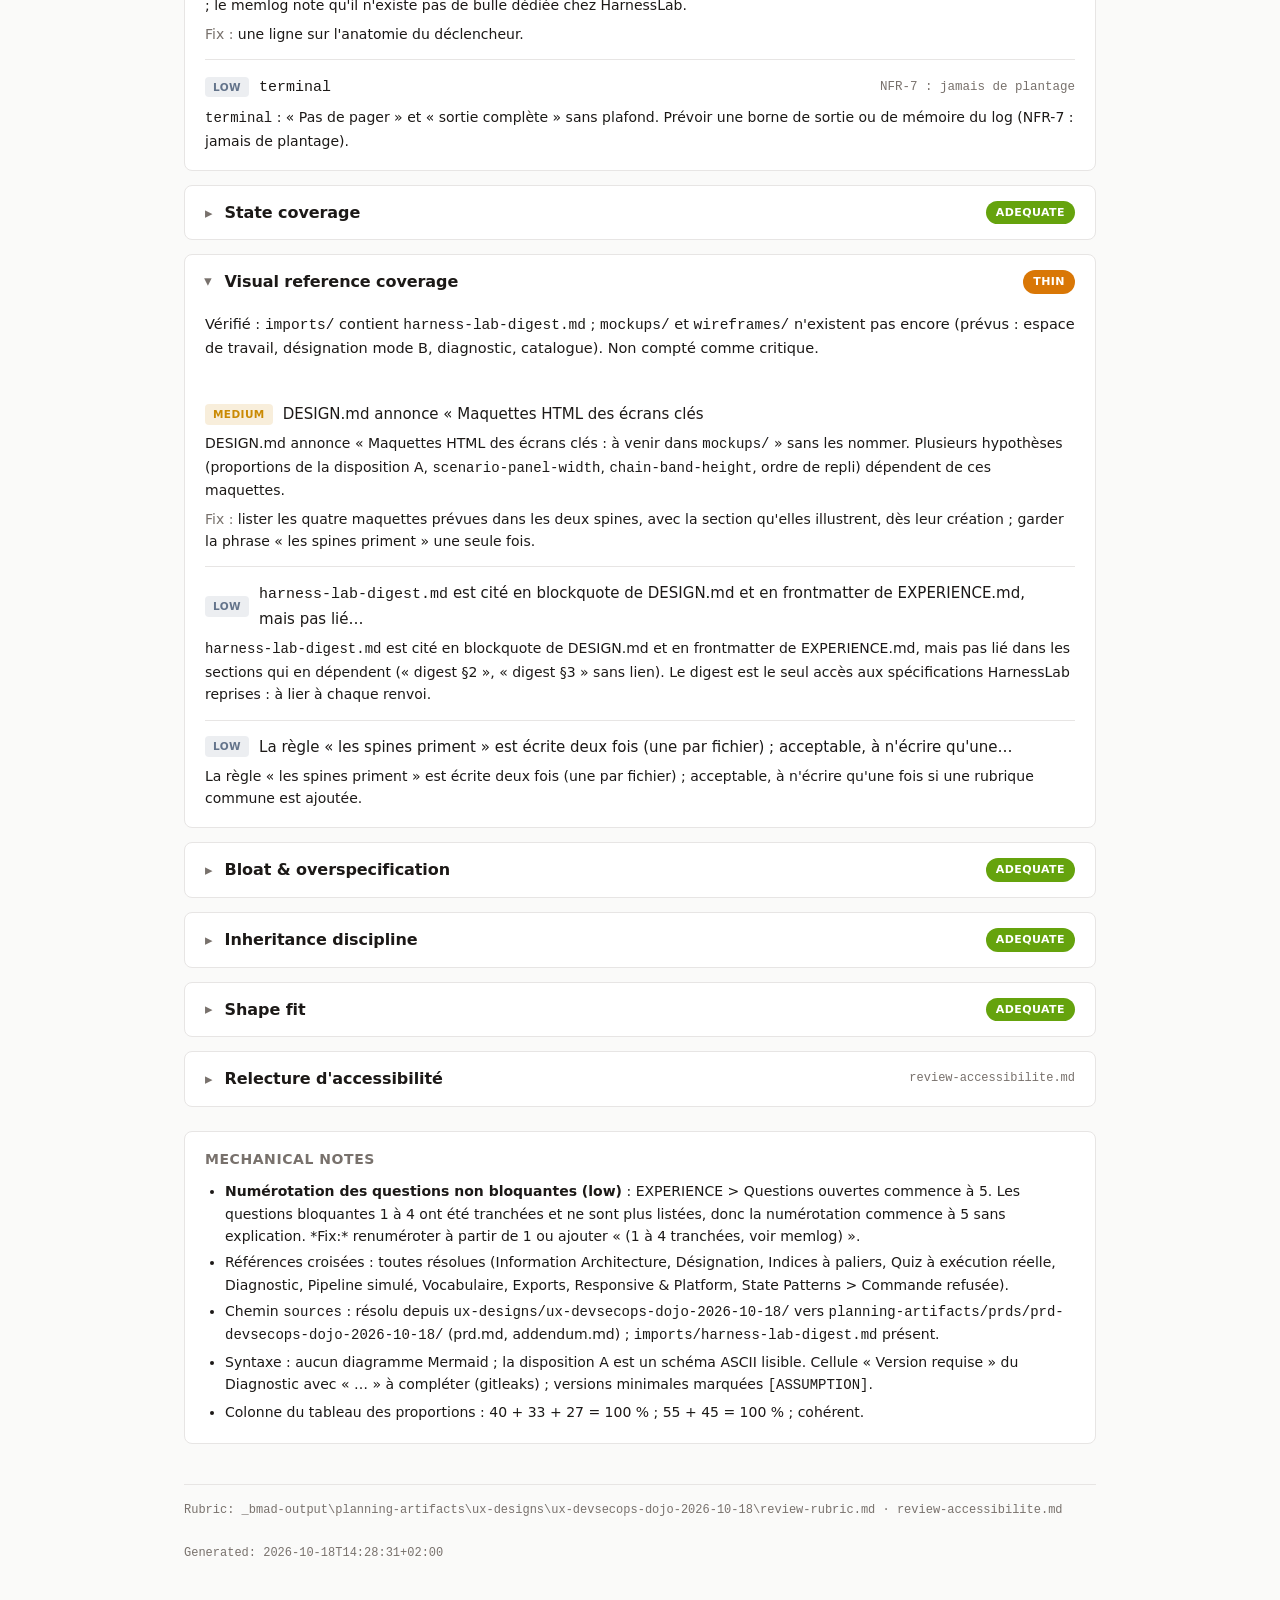
<file: _bmad-output/planning-artifacts/ux-designs/ux-devsecops-dojo-2026-10-18/validation-report.html>
<!DOCTYPE html>
<!--
  UX Design Validation Report — skeleton template.

  This file is a starter the synthesis pass fills in directly. There is no
  substitution engine. The LLM:
    1. Reads {doc_workspace}/review-rubric.md and every review-{slug}.md from
       additional reviewers.
    2. Copies this skeleton.
    3. Replaces the placeholder content (everything between TEMPLATE markers)
       with the consolidated review, preserving the structure and CSS.
    4. Writes the result to {doc_workspace}/validation-report.html.
    5. Writes a markdown twin to {doc_workspace}/validation-report.md.

  Visual rules the LLM must preserve:
    - The container width, the color tokens, the typography.
    - One dimension = one collapsible <section class="dimension">.
    - Verdict pill uses the verdict-* class matching its judgment.
    - Severity badge uses the badge-sev-* class matching its level.
    - Each extra reviewer (accessibility, adversarial, etc.) gets its own
      collapsible section below the rubric dimensions.
    - The footer always shows the artifact paths and timestamp.
-->
<html lang="fr">
<head>
<meta charset="utf-8">
<title>UX Design Validation: DevSecOps Dojo</title>
<style>
  :root {
    --bg: #fafaf9;
    --surface: #FFFFFF;
    --border: #e7e5e4;
    --text: #1c1917;
    --muted: #78716c;

    --verdict-strong: #16a34a;
    --verdict-adequate: #65a30d;
    --verdict-thin: #d97706;
    --verdict-broken: #dc2626;

    --sev-low: #64748b;
    --sev-medium: #ca8a04;
    --sev-high: #ea580c;
    --sev-critical: #dc2626;
  }
  * { box-sizing: border-box; }
  html, body { margin: 0; padding: 0; }
  body {
    font-family: -apple-system, BlinkMacSystemFont, "Segoe UI", Inter, system-ui, sans-serif;
    background: var(--bg);
    color: var(--text);
    line-height: 1.6;
    font-size: 15px;
  }
  .container { max-width: 960px; margin: 0 auto; padding: 32px 24px 64px; }

  header.report-header {
    display: flex;
    align-items: flex-start;
    justify-content: space-between;
    gap: 24px;
    padding-bottom: 16px;
    border-bottom: 1px solid var(--border);
    margin-bottom: 24px;
  }
  .title h1 { margin: 0; font-size: 22px; font-weight: 600; letter-spacing: -0.01em; }
  .title .subtitle { color: var(--muted); font-size: 13px; margin-top: 4px; font-family: ui-monospace, "SF Mono", Menlo, monospace; }

  .synthesis {
    background: var(--surface);
    border: 1px solid var(--border);
    border-left: 3px solid var(--muted);
    border-radius: 8px;
    padding: 18px 22px;
    margin-bottom: 24px;
    font-size: 15.5px;
  }
  .synthesis p { margin: 0 0 10px; }
  .synthesis p:last-child { margin-bottom: 0; }

  .dimension-summary {
    display: grid;
    grid-template-columns: repeat(auto-fit, minmax(180px, 1fr));
    gap: 10px;
    margin-bottom: 24px;
  }
  .dim-card {
    background: var(--surface);
    border: 1px solid var(--border);
    border-radius: 8px;
    padding: 12px 14px;
  }
  .dim-card .dim-name { font-size: 13px; color: var(--muted); margin-bottom: 6px; }
  .dim-card .dim-verdict { font-size: 14px; font-weight: 600; }

  section.dimension, section.reviewer-section { margin-bottom: 14px; }
  section.dimension details, section.reviewer-section details {
    background: var(--surface);
    border: 1px solid var(--border);
    border-radius: 8px;
    overflow: hidden;
  }
  section summary {
    padding: 14px 20px;
    cursor: pointer;
    user-select: none;
    list-style: none;
    display: flex;
    align-items: center;
    gap: 12px;
  }
  section summary::-webkit-details-marker { display: none; }
  section summary::before {
    content: "▸";
    display: inline-block;
    color: var(--muted);
    transition: transform 0.15s ease;
  }
  section details[open] summary::before { transform: rotate(90deg); }
  section summary h2 {
    display: inline;
    margin: 0;
    font-size: 16px;
    font-weight: 600;
    letter-spacing: -0.005em;
    flex: 1;
  }
  .verdict-pill {
    font-size: 11px;
    padding: 3px 10px;
    border-radius: 999px;
    font-weight: 600;
    text-transform: uppercase;
    letter-spacing: 0.04em;
    color: white;
  }
  .verdict-strong { background: var(--verdict-strong); }
  .verdict-adequate { background: var(--verdict-adequate); }
  .verdict-thin { background: var(--verdict-thin); }
  .verdict-broken { background: var(--verdict-broken); }

  .dim-body { padding: 4px 20px 18px; }
  .dim-judgment { color: var(--text); font-size: 14.5px; }
  .dim-judgment p { margin: 0 0 10px; }

  .findings-list { padding: 0 20px 4px; }
  article.finding {
    padding: 14px 0;
    border-top: 1px solid var(--border);
  }
  article.finding:first-child { border-top: none; }
  article.finding header {
    display: flex;
    align-items: center;
    gap: 10px;
    flex-wrap: wrap;
    margin-bottom: 6px;
  }
  .badge {
    font-size: 10.5px;
    padding: 3px 8px;
    border-radius: 4px;
    font-weight: 600;
    text-transform: uppercase;
    letter-spacing: 0.04em;
    line-height: 1.4;
  }
  .badge-sev-low { background: rgba(100, 116, 139, 0.12); color: var(--sev-low); }
  .badge-sev-medium { background: rgba(202, 138, 4, 0.14); color: var(--sev-medium); }
  .badge-sev-high { background: rgba(234, 88, 12, 0.14); color: var(--sev-high); }
  .badge-sev-critical { background: rgba(220, 38, 38, 0.14); color: var(--sev-critical); }
  .finding-title { margin: 0; font-size: 15px; font-weight: 500; flex: 1; min-width: 200px; }
  .finding-location { font-family: ui-monospace, "SF Mono", Menlo, monospace; font-size: 12.5px; color: var(--muted); }
  .finding-note, .finding-fix { margin-top: 6px; font-size: 14px; }
  .finding-fix strong { color: var(--muted); font-weight: 500; }

  .reviewer-source {
    font-size: 12px;
    color: var(--muted);
    font-family: ui-monospace, "SF Mono", Menlo, monospace;
  }

  .mechanical {
    background: var(--surface);
    border: 1px solid var(--border);
    border-radius: 8px;
    padding: 16px 20px;
    margin-top: 24px;
    font-size: 14px;
  }
  .mechanical h3 { margin: 0 0 10px; font-size: 14px; font-weight: 600; color: var(--muted); text-transform: uppercase; letter-spacing: 0.04em; }
  .mechanical ul { margin: 0; padding-left: 20px; }
  .mechanical li { margin-bottom: 4px; color: var(--text); }

  footer.report-footer {
    margin-top: 40px;
    padding-top: 16px;
    border-top: 1px solid var(--border);
    font-size: 12px;
    color: var(--muted);
    font-family: ui-monospace, "SF Mono", Menlo, monospace;
  }
  footer .meta { display: flex; gap: 24px; flex-wrap: wrap; }
</style>
</head>
<body>
  <div class="container">
    <header class="report-header">
      <div class="title">
        <h1>DevSecOps Dojo — UX Design Validation Report</h1>
        <div class="subtitle">_bmad-output\planning-artifacts\ux-designs\ux-devsecops-dojo-2026-10-18\DESIGN.md · EXPERIENCE.md</div>
      </div>
    </header>
    <div class="synthesis">
      <p>La paire est solide et utilisable comme contrat : tous les jetons de couleur sont en hex avec leur jumeau sombre, les quatre UJ ont un flux avec protagoniste, étapes numérotées et climax, les 21 décisions du memlog sont reflétées sans contradiction, et aucun point du PRD n&#x27;est contredit sur le fond. Aucun constat critique. Trois constats high à corriger avant l&#x27;architecture : la règle de correction d&#x27;une désignation entre types différents (ligne de diff contre commit), le contraste du focus clavier sur le terminal en thème clair, et plusieurs composants utilisés dans EXPERIENCE sans spec visuelle ni comportement. Les maquettes HTML sont à venir et ne sont pas comptées comme critiques.</p>
      <p>La relecture d&#x27;accessibilité (WCAG 2.2 AA) déplace l&#x27;image : elle ajoute un constat critical (parcours clavier du mode désignation incomplet, A-01) et cinq high (estompage à 0,35, annonces lecteur d&#x27;écran, nom accessible du graphe, cibles trop petites, anneau de focus). Ces constats sont à traiter avant l&#x27;architecture, avec les trois high du rubric.</p>
      <p>Décisions d&#x27;Anaël du 2026-10-18 : ensemble de bonnes réponses équivalentes pour la désignation ; désignation au clavier par parcours des vues et par liste filtrable. Une passe de correction des constats critical, high et medium est en cours.</p>
      <p>Comptes : rubric critical 0 · high 3 · medium 12 · low 24 ; accessibilité critical 1 · high 5 · medium 10 · low 8 ; total critical 1 · high 8 · medium 22 · low 32.</p>
    </div>
    <div class="dimension-summary">
      <div class="dim-card"><div class="dim-name">Flow coverage</div><div class="dim-verdict" style="color: var(--verdict-adequate)">adequate</div></div>
      <div class="dim-card"><div class="dim-name">Token completeness</div><div class="dim-verdict" style="color: var(--verdict-adequate)">adequate</div></div>
      <div class="dim-card"><div class="dim-name">Component coverage</div><div class="dim-verdict" style="color: var(--verdict-thin)">thin</div></div>
      <div class="dim-card"><div class="dim-name">State coverage</div><div class="dim-verdict" style="color: var(--verdict-adequate)">adequate</div></div>
      <div class="dim-card"><div class="dim-name">Visual reference coverage</div><div class="dim-verdict" style="color: var(--verdict-thin)">thin</div></div>
      <div class="dim-card"><div class="dim-name">Bloat &amp; overspecification</div><div class="dim-verdict" style="color: var(--verdict-adequate)">adequate</div></div>
      <div class="dim-card"><div class="dim-name">Inheritance discipline</div><div class="dim-verdict" style="color: var(--verdict-adequate)">adequate</div></div>
      <div class="dim-card"><div class="dim-name">Shape fit</div><div class="dim-verdict" style="color: var(--verdict-adequate)">adequate</div></div>
    </div>
    <section class="dimension">
      <details>
        <summary>
          <h2>Flow coverage</h2>
          <span class="verdict-pill verdict-adequate">adequate</span>
        </summary>
        <div class="dim-body"><div class="dim-judgment"><p>Vérifié : UJ-1 à UJ-4 du PRD (§2.3) ont chacun leur flux (Flows 1, 2, 4, 5), plus un flux de cas limite (Flow 3, proxy, cas limite de UJ-2). Tous ont un protagoniste nommé, des étapes numérotées et un climax. Les noms sont repris mot pour mot du PRD. Les flux couvrent v0.1 à v1.0 sauf la station 4.</p></div></div>
        <div class="findings-list">
          <article class="finding">
            <header>
              <span class="badge badge-sev-high">high</span>
              <h3 class="finding-title">Flow 2, étapes 6 à 8 </h3>
              <span class="finding-location">EXPERIENCE &gt; Désignation, Flow 2 ; PRD FR-12</span>
            </header>
            <div class="finding-note">Flow 2, étapes 6 à 8 : Camille désigne une ligne de diff (<code>API_KEY=…</code>), mais la vue entoure « le commit attendu ». La règle de correction n&#x27;est écrite nulle part : une ligne du bon commit est-elle une réponse juste ? Une branche qui contient le commit ? Le tableau « Éléments désignables par type de question » dit seulement que tous les éléments des types listés sont désignables. FR-12 exige une correction automatique contre le dépôt réel, donc l&#x27;architecture a besoin de cette règle d&#x27;équivalence (EXPERIENCE &gt; Désignation, Flow 2 ; PRD FR-12).</div>
            <div class="finding-fix"><strong>Fix :</strong> ajouter à Désignation une règle explicite : l&#x27;élément attendu est déclaré par le scénario avec ses éléments équivalents (ligne de diff → commit qui l&#x27;introduit, ref → commit pointé). Dire si une réponse équivalente est « ✓ Votre choix » ou « ✗ ». Compléter l&#x27;étape 8 du Flow 2 en conséquence.</div>
          </article>
          <article class="finding">
            <header>
              <span class="badge badge-sev-medium">medium</span>
              <h3 class="finding-title">Station 4 (FR-29 à FR-31, v0.3) </h3>
              <span class="finding-location"></span>
            </header>
            <div class="finding-note">Station 4 (FR-29 à FR-31, v0.3) : aucun flux, aucune surface dans l&#x27;IA, aucun composant (tag annoté avec refus non SemVer, artefact construit, staging et prod simulée, promotion avec approbation, rollback). Seuls « Tag (v0.3) » dans Correspondances et le bandeau « 4 Livraison » existent. Le PRD renvoie le parcours de la station 4 au découpage en stories, donc ce n&#x27;est pas une contradiction, mais l&#x27;UX est incomplète pour v0.3.</div>
            <div class="finding-fix"><strong>Fix :</strong> l&#x27;écrire comme question non bloquante et prévoir une mise à jour de l&#x27;UX avant les stories v0.3.</div>
          </article>
          <article class="finding">
            <header>
              <span class="badge badge-sev-medium">medium</span>
              <h3 class="finding-title">Catalogue et parcours (FR-16, FR-9) </h3>
              <span class="finding-location"></span>
            </header>
            <div class="finding-note">Catalogue et parcours (FR-16, FR-9) : le memlog décide « sections Socle git / Stations / Savoir en parler » et « choix du parcours ». EXPERIENCE ne mentionne que « Savoir en parler ». Le choix initial du parcours (Flow 1 le suppose fait), le changement de parcours et la progression propre à chaque parcours n&#x27;ont ni composant ni règle. La mise en page du catalogue n&#x27;a pas de section dédiée, contrairement au Diagnostic.</div>
            <div class="finding-fix"><strong>Fix :</strong> section « Catalogue » : sections, sélecteur de parcours (composant, comportement, état au premier lancement), lecture de l&#x27;état A/B par parcours.</div>
          </article>
          <article class="finding">
            <header>
              <span class="badge badge-sev-low">low</span>
              <h3 class="finding-title">Flow 3 n&#x27;a pas de chemin d&#x27;échec explicite (le flux est lui-même un échec ; étape 5 couvre l&#x27;outil manquant).</h3>
              <span class="finding-location">le flux est lui-même un échec ; étape 5 couvre l&#x27;outil manquant</span>
            </header>
            <div class="finding-note">Flow 3 n&#x27;a pas de chemin d&#x27;échec explicite (le flux est lui-même un échec ; étape 5 couvre l&#x27;outil manquant).</div>
            <div class="finding-fix"><strong>Fix :</strong> ajouter une ligne « Échec : le navigateur n&#x27;atteint toujours pas 127.0.0.1 » avec repli pywebview.</div>
          </article>
          <article class="finding">
            <header>
              <span class="badge badge-sev-low">low</span>
              <h3 class="finding-title">Flow 1, étape 7 </h3>
              <span class="finding-location"></span>
            </header>
            <div class="finding-note">Flow 1, étape 7 : « 2 sur 3 du premier coup » alors que le flux ne montre qu&#x27;un quiz et que SM-1 vise ≥ 80 %. Un lecteur peut y voir un conflit.</div>
            <div class="finding-fix"><strong>Fix :</strong> préciser que le choix était volontaire et que le scénario compte trois quiz.</div>
          </article>
        </div>
      </details>
    </section>
    <section class="dimension">
      <details>
        <summary>
          <h2>Token completeness</h2>
          <span class="verdict-pill verdict-adequate">adequate</span>
        </summary>
        <div class="dim-body"><div class="dim-judgment"><p>Vérifié : toutes les couleurs sont en hex (aucune valeur manquante) ; chaque jeton clair a un jumeau <code>-dark</code> (60 paires environ, aucun oubli) ; tous les <code>{chemin.jeton}</code> de la prose et de <code>components</code> se résolvent ; les trois chiffres de contraste annoncés (1,5:1, 3,7:1, 6,8 et 7,2:1) recalculés et justes ; les composants décrits en prose ont tous une entrée YAML.</p></div></div>
        <div class="findings-list">
          <article class="finding">
            <header>
              <span class="badge badge-sev-high">high</span>
              <h3 class="finding-title">Focus </h3>
              <span class="finding-location">Tab ou F6</span>
            </header>
            <div class="finding-note">Focus : l&#x27;Accessibility Floor impose partout « focus visible <code>{colors.primary}</code> 2 px ». Le terminal est sombre dans les deux thèmes ; en thème clair, <code>#0B6B78</code> sur <code>#141A1F</code> donne environ 2,1:1, sous les 3:1 des traits porteurs de sens. Même problème sur <code>graph-head</code>, <code>pane-step</code>, <code>new-mark</code>, <code>tool-output</code> (étiquette) et <code>terminal-*</code>. Le digest HarnessLab prévoit <code>on-ink</code> 2 px sur fond encre. Le terminal est une zone à focus clavier central (Tab ou F6).</div>
            <div class="finding-fix"><strong>Fix :</strong> ajouter un jeton <code>focus-on-ink</code> (= <code>on-ink</code> / <code>ink-dark</code>) et le règle dans Accessibility Floor et dans <code>terminal</code>.</div>
          </article>
          <article class="finding">
            <header>
              <span class="badge badge-sev-medium">medium</span>
              <h3 class="finding-title"><code>{colors.warning}</code> et <code>{colors.hosting-network}</code> ont la même valeur <code>#E8A317</code> mais deux sens </h3>
              <span class="finding-location"><code>state-pill</code></span>
            </header>
            <div class="finding-note"><code>{colors.warning}</code> et <code>{colors.hosting-network}</code> ont la même valeur <code>#E8A317</code> mais deux sens : « état provisoire » (bandeau du quiz, diagnostic) et « sort du poste » (FR-17). Le tableau Colors annonce « une couleur = un sens » ; le Do dit « Jaune réservé à l&#x27;état provisoire et à la sortie du poste » ; le digest HarnessLab dit « jamais jaune pour un état » (<code>state-pill</code>).</div>
            <div class="finding-fix"><strong>Fix :</strong> soit un seul sens par teinte (réseau en <code>discipline-network</code> <code>#E8A317</code> + icône), soit assumer l&#x27;exception dans la table avec son motif.</div>
          </article>
          <article class="finding">
            <header>
              <span class="badge badge-sev-medium">medium</span>
              <h3 class="finding-title">Terminal </h3>
              <span class="finding-location"></span>
            </header>
            <div class="finding-note">Terminal : <code>terminal-prompt</code>, <code>terminal-exit-error</code>, <code>terminal-app-message</code> et <code>terminal-refused</code> utilisent <code>primary-dark</code>, <code>danger-dark</code>, <code>surface-dark</code> dans le thème clair. Cela rompt la règle « chaque couleur par un jeton, avec son jumeau sombre » et la lecture du suffixe <code>-dark</code> comme thème. Un développeur peut les basculer avec le thème.</div>
            <div class="finding-fix"><strong>Fix :</strong> jetons dédiés (<code>terminal-bg</code>, <code>terminal-fg</code>, <code>terminal-accent</code>, <code>terminal-danger</code>, valeurs identiques dans les deux thèmes).</div>
          </article>
          <article class="finding">
            <header>
              <span class="badge badge-sev-medium">medium</span>
              <h3 class="finding-title">Contrastes des ajouts non énoncés </h3>
              <span class="finding-location"></span>
            </header>
            <div class="finding-note">Contrastes des ajouts non énoncés : <code>on-vivid</code> sur <code>danger</code> (badge, environ 5,4:1), <code>ink-soft</code> sur <code>discipline-neutral-soft</code>, <code>primary-deep</code> sur <code>primary-soft</code> en sombre, <code>on-ink-soft</code> sur terminal. Seuls les contrastes du terminal sont estimés. La question 11 parle du « thème clair » alors que les estimations 6,8 et 7,2:1 sont déjà fournies pour le fond <code>ink-fill</code>.</div>
            <div class="finding-fix"><strong>Fix :</strong> tableau des combinaisons porteuses nouvelles avec ratio ; reformuler la question 11.</div>
          </article>
          <article class="finding">
            <header>
              <span class="badge badge-sev-low">low</span>
              <h3 class="finding-title">Valeurs brutes hors jetons </h3>
              <span class="finding-location"></span>
            </header>
            <div class="finding-note">Valeurs brutes hors jetons : <code>420px</code> (<code>explain-popover</code>), <code>2px discipline color</code> (<code>link-state</code>), disque de 14 px et pas de 16 px en prose.</div>
            <div class="finding-fix"><strong>Fix :</strong> jetons de spacing pour <code>popover-max-width</code> et <code>graph-node-size</code>.</div>
          </article>
          <article class="finding">
            <header>
              <span class="badge badge-sev-low">low</span>
              <h3 class="finding-title"><code>state-active</code> = <code>state-ok</code> = <code>accent</code> (<code>#1D7337</code>) </h3>
              <span class="finding-location"></span>
            </header>
            <div class="finding-note"><code>state-active</code> = <code>state-ok</code> = <code>accent</code> (<code>#1D7337</code>) : « en cours » et « réussi » partagent la même teinte, distingués par la forme et le texte. À noter dans les Do&#x27;s.</div>
            
          </article>
        </div>
      </details>
    </section>
    <section class="dimension">
      <details open>
        <summary>
          <h2>Component coverage</h2>
          <span class="verdict-pill verdict-thin">thin</span>
        </summary>
        <div class="dim-body"><div class="dim-judgment"><p>Vérifié : les noms de composants de DESIGN.Components (YAML et prose), de EXPERIENCE.Component Patterns et de tous les autres sections de EXPERIENCE. Le cœur (terminal, graphe, index, diff, PR, checks, chaîne, désignation, indices) a une ligne dans les deux fichiers avec de vraies règles. Les manques sont dans le périphérique, mais il est porteur.</p></div></div>
        <div class="findings-list">
          <article class="finding">
            <header>
              <span class="badge badge-sev-high">high</span>
              <h3 class="finding-title">Éléments utilisés dans EXPERIENCE sans ligne DESIGN ni, le plus souvent, sans ligne Component Patterns </h3>
              <span class="finding-location"></span>
            </header>
            <div class="finding-note">Éléments utilisés dans EXPERIENCE sans ligne DESIGN ni, le plus souvent, sans ligne Component Patterns : liste de choix du quiz (boutons radio + « Exécuter ma réponse », FR-15) ; bouton « Désigner dans les vues » (états inactif, armé, « Désignation active ») ; encart « État inattendu » (FR-11) ; encart d&#x27;échec de restauration ; fil de revue et approbations dans <code>pr-card</code> (journal de revue, FR-6 et FR-22) ; vue SBOM (désignable en FR-34) ; badges mode A/B et parcours du <code>scenario-panel</code> ; marque « Rétabli » (variante de <code>new-mark</code>) ; mention « Modifié hors de l&#x27;application » et choix « Garder ma version / Recharger » ; bouton « Exécuter le code (réseau possible) » ; carte et question de l&#x27;entretien RSSI ; aperçu du rapport. Sans spec, chaque story les invente.</div>
            <div class="finding-fix"><strong>Fix :</strong> ajouter une ligne DESIGN (jetons) et une ligne Component Patterns (comportement) pour chacun, ou les rattacher explicitement à un composant existant (ex. encarts = <code>diagnostic-row</code> + <code>state-pill</code>).</div>
          </article>
          <article class="finding">
            <header>
              <span class="badge badge-sev-low">low</span>
              <h3 class="finding-title">Component Patterns n&#x27;a pas de ligne pour <code>designable</code> (décrit dans Désignation seulement) ni pour…</h3>
              <span class="finding-location">décrit dans l&#x27;IA</span>
            </header>
            <div class="finding-note">Component Patterns n&#x27;a pas de ligne pour <code>designable</code> (décrit dans Désignation seulement) ni pour <code>site-nav</code> (décrit dans l&#x27;IA).</div>
            
          </article>
          <article class="finding">
            <header>
              <span class="badge badge-sev-low">low</span>
              <h3 class="finding-title"><code>explain-popover</code> </h3>
              <span class="finding-location"></span>
            </header>
            <div class="finding-note"><code>explain-popover</code> : le déclencheur « i » (disque cerclé du <code>scenario-info</code> HarnessLab) n&#x27;est décrit que par renvoi au digest ; le memlog note qu&#x27;il n&#x27;existe pas de bulle dédiée chez HarnessLab.</div>
            <div class="finding-fix"><strong>Fix :</strong> une ligne sur l&#x27;anatomie du déclencheur.</div>
          </article>
          <article class="finding">
            <header>
              <span class="badge badge-sev-low">low</span>
              <h3 class="finding-title"><code>terminal</code> </h3>
              <span class="finding-location">NFR-7 : jamais de plantage</span>
            </header>
            <div class="finding-note"><code>terminal</code> : « Pas de pager » et « sortie complète » sans plafond. Prévoir une borne de sortie ou de mémoire du log (NFR-7 : jamais de plantage).</div>
            
          </article>
        </div>
      </details>
    </section>
    <section class="dimension">
      <details>
        <summary>
          <h2>State coverage</h2>
          <span class="verdict-pill verdict-adequate">adequate</span>
        </summary>
        <div class="dim-body"><div class="dim-judgment"><p>Vérifié : surfaces de l&#x27;IA parcourues contre les états vide, chargement, erreur, hors ligne, refus, focus, indisponible. Le workspace est très bien couvert (21 états). Les pages annexes et les cas d&#x27;infrastructure le sont moins.</p></div></div>
        <div class="findings-list">
          <article class="finding">
            <header>
              <span class="badge badge-sev-medium">medium</span>
              <h3 class="finding-title">Échecs d&#x27;infrastructure sans traitement </h3>
              <span class="finding-location"></span>
            </header>
            <div class="finding-note">Échecs d&#x27;infrastructure sans traitement : bac à sable impossible à créer (dossier non inscriptible, disque plein), serveur local arrêté pendant que l&#x27;onglet est ouvert (console fermée), port occupé au lancement. NFR-7 exige un message plutôt qu&#x27;un plantage.</div>
            <div class="finding-fix"><strong>Fix :</strong> ajouter deux lignes à State Patterns (« Bac à sable indisponible », « Application arrêtée »).</div>
          </article>
          <article class="finding">
            <header>
              <span class="badge badge-sev-medium">medium</span>
              <h3 class="finding-title">« Reprendre » (catalogue) et redémarrage en cours de scénario </h3>
              <span class="finding-location"></span>
            </header>
            <div class="finding-note">« Reprendre » (catalogue) et redémarrage en cours de scénario : le bac à sable est-il conservé, ramené à l&#x27;étape, ou le scénario recommencé ? FR-20 ne garde que score et indices. Non spécifié, alors que « Reprendre » est un élément du memlog.</div>
            <div class="finding-fix"><strong>Fix :</strong> règle explicite (par exemple : reprise = scénario rouvert à son état initial, ou état restauré).</div>
          </article>
          <article class="finding">
            <header>
              <span class="badge badge-sev-medium">medium</span>
              <h3 class="finding-title">Barrières en échec en v0.2 </h3>
              <span class="finding-location">affiché ou non ?</span>
            </header>
            <div class="finding-note">Barrières en échec en v0.2 : refus du hook pre-commit gitleaks (FR-21), test cassé ou lint prévu, sont présents en exemple de ton mais n&#x27;ont ni état ni flux (où apparaît le refus ? lié au <code>graph-commit</code> absent ? explication ?). Quiz : une bonne réponse qui modifie l&#x27;état (ex. <code>reset --soft</code>) n&#x27;a pas de règle pour le bandeau (affiché ou non ?).</div>
            
          </article>
          <article class="finding">
            <header>
              <span class="badge badge-sev-low">low</span>
              <h3 class="finding-title">États vides absents pour le catalogue au premier lancement, pour la vue Code sans fichier sélectionné et…</h3>
              <span class="finding-location"></span>
            </header>
            <div class="finding-note">États vides absents pour le catalogue au premier lancement, pour la vue Code sans fichier sélectionné et pour l&#x27;export du rapport sans progression. Échec d&#x27;écriture du fichier exporté non traité.</div>
            
          </article>
          <article class="finding">
            <header>
              <span class="badge badge-sev-low">low</span>
              <h3 class="finding-title">Pipeline </h3>
              <span class="finding-location"></span>
            </header>
            <div class="finding-note">Pipeline : check qui échoue par expiration ou outil qui plante (distinct d&#x27;un défaut prévu) non distingué.</div>
            
          </article>
        </div>
      </details>
    </section>
    <section class="dimension">
      <details open>
        <summary>
          <h2>Visual reference coverage</h2>
          <span class="verdict-pill verdict-thin">thin</span>
        </summary>
        <div class="dim-body"><div class="dim-judgment"><p>Vérifié : <code>imports/</code> contient <code>harness-lab-digest.md</code> ; <code>mockups/</code> et <code>wireframes/</code> n&#x27;existent pas encore (prévus : espace de travail, désignation mode B, diagnostic, catalogue). Non compté comme critique.</p></div></div>
        <div class="findings-list">
          <article class="finding">
            <header>
              <span class="badge badge-sev-medium">medium</span>
              <h3 class="finding-title">DESIGN.md annonce « Maquettes HTML des écrans clés </h3>
              <span class="finding-location"></span>
            </header>
            <div class="finding-note">DESIGN.md annonce « Maquettes HTML des écrans clés : à venir dans <code>mockups/</code> » sans les nommer. Plusieurs hypothèses (proportions de la disposition A, <code>scenario-panel-width</code>, <code>chain-band-height</code>, ordre de repli) dépendent de ces maquettes.</div>
            <div class="finding-fix"><strong>Fix :</strong> lister les quatre maquettes prévues dans les deux spines, avec la section qu&#x27;elles illustrent, dès leur création ; garder la phrase « les spines priment » une seule fois.</div>
          </article>
          <article class="finding">
            <header>
              <span class="badge badge-sev-low">low</span>
              <h3 class="finding-title"><code>harness-lab-digest.md</code> est cité en blockquote de DESIGN.md et en frontmatter de EXPERIENCE.md, mais pas lié…</h3>
              <span class="finding-location"></span>
            </header>
            <div class="finding-note"><code>harness-lab-digest.md</code> est cité en blockquote de DESIGN.md et en frontmatter de EXPERIENCE.md, mais pas lié dans les sections qui en dépendent (« digest §2 », « digest §3 » sans lien). Le digest est le seul accès aux spécifications HarnessLab reprises : à lier à chaque renvoi.</div>
            
          </article>
          <article class="finding">
            <header>
              <span class="badge badge-sev-low">low</span>
              <h3 class="finding-title">La règle « les spines priment » est écrite deux fois (une par fichier) ; acceptable, à n&#x27;écrire qu&#x27;une…</h3>
              <span class="finding-location"></span>
            </header>
            <div class="finding-note">La règle « les spines priment » est écrite deux fois (une par fichier) ; acceptable, à n&#x27;écrire qu&#x27;une fois si une rubrique commune est ajoutée.</div>
            
          </article>
        </div>
      </details>
    </section>
    <section class="dimension">
      <details>
        <summary>
          <h2>Bloat &amp; overspecification</h2>
          <span class="verdict-pill verdict-adequate">adequate</span>
        </summary>
        <div class="dim-body"><div class="dim-judgment"><p>Vérifié : sections sans lecteur aval, restitution des sources, pixels hors jetons. Les sections ajoutées (Correspondances, Désignation, Indices, Quiz, Diagnostic, Pipeline, Vocabulaire, Exports) portent des décisions et des FR précis.</p></div></div>
        <div class="findings-list">
          <article class="finding">
            <header>
              <span class="badge badge-sev-low">low</span>
              <h3 class="finding-title">DESIGN.md Components décrit chaque composant deux fois (YAML puis prose) ; les deux concordent aujourd&#x27;hui…</h3>
              <span class="finding-location"></span>
            </header>
            <div class="finding-note">DESIGN.md Components décrit chaque composant deux fois (YAML puis prose) ; les deux concordent aujourd&#x27;hui (aucune dérive trouvée), mais le risque de dérive est réel avec une cinquantaine de composants.</div>
            <div class="finding-fix"><strong>Fix :</strong> garder la prose pour les règles qui ne sont pas des jetons (formes, tirets, contenus).</div>
          </article>
          <article class="finding">
            <header>
              <span class="badge badge-sev-low">low</span>
              <h3 class="finding-title">EXPERIENCE cite des « Décisions d&#x27;Anaël (memlog) » dans le texte (Désignation, Indices, Quiz) </h3>
              <span class="finding-location"></span>
            </header>
            <div class="finding-note">EXPERIENCE cite des « Décisions d&#x27;Anaël (memlog) » dans le texte (Désignation, Indices, Quiz) : une provenance de processus qui ne sert pas au développeur, et le memlog n&#x27;est pas dans <code>sources</code>. À retirer ou à remplacer par un renvoi au FR.</div>
            
          </article>
          <article class="finding">
            <header>
              <span class="badge badge-sev-low">low</span>
              <h3 class="finding-title">Les 8 questions non bloquantes répètent des <code>[ASSUMPTION]</code> en ligne (proportions, ordre de repli,…</h3>
              <span class="finding-location"></span>
            </header>
            <div class="finding-note">Les 8 questions non bloquantes répètent des <code>[ASSUMPTION]</code> en ligne (proportions, ordre de repli, désignation armée, approbations). À conserver, mais indiquer l&#x27;emplacement de l&#x27;hypothèse pour éviter une double mise à jour.</div>
            
          </article>
          <article class="finding">
            <header>
              <span class="badge badge-sev-low">low</span>
              <h3 class="finding-title">Foundation reformule NFR-1, NFR-8, NFR-9, NFR-12 ; acceptable car résumé de contexte, à garder à une ligne…</h3>
              <span class="finding-location"></span>
            </header>
            <div class="finding-note">Foundation reformule NFR-1, NFR-8, NFR-9, NFR-12 ; acceptable car résumé de contexte, à garder à une ligne chacun.</div>
            
          </article>
        </div>
      </details>
    </section>
    <section class="dimension">
      <details>
        <summary>
          <h2>Inheritance discipline</h2>
          <span class="verdict-pill verdict-adequate">adequate</span>
        </summary>
        <div class="dim-body"><div class="dim-judgment"><p>Vérifié : chemins <code>sources</code> de EXPERIENCE (prd.md, addendum.md, digest) tous résolus ; UJ-1 à UJ-4 repris mot pour mot ; glossaire (bac à sable, barrière, station, quiz, preuve, score du premier coup, pipeline simulé…) respecté ; noms de composants identiques dans les deux fichiers ; tous les <code>{colors.*}</code>, <code>{spacing.*}</code> et <code>{typography.*}</code> de EXPERIENCE existent dans DESIGN.</p></div></div>
        <div class="findings-list">
          <article class="finding">
            <header>
              <span class="badge badge-sev-medium">medium</span>
              <h3 class="finding-title">Numérotation en collision </h3>
              <span class="finding-location"><code>pane-step</code> contre numéro de station</span>
            </header>
            <div class="finding-note">Numérotation en collision : les vues sont numérotées 1 à 4 (<code>pane-step</code>) et les stations du bandeau aussi 1 à 4 (« 1 Poste local » … « 4 Livraison »), affichées ensemble à l&#x27;écran en v0.2. Les tableaux (Correspondances : « Dépôt local (1) » et « Station 2 ») et les flux mélangent les deux. Risque de confusion pour l&#x27;apprenant et pour le code (<code>pane-step</code> contre numéro de station).</div>
            <div class="finding-fix"><strong>Fix :</strong> nommer les stations par lettre ou par nom seulement, ou préfixer « Étape » / « Station » partout, et le dire dans DESIGN.</div>
          </article>
          <article class="finding">
            <header>
              <span class="badge badge-sev-low">low</span>
              <h3 class="finding-title">Terme « score du premier passage » (Recommencer, FR-10) contre « score du premier coup » (glossaire,…</h3>
              <span class="finding-location"></span>
            </header>
            <div class="finding-note">Terme « score du premier passage » (Recommencer, FR-10) contre « score du premier coup » (glossaire, restauration échouée, bilan) dans le même fichier.</div>
            <div class="finding-fix"><strong>Fix :</strong> un seul terme, le glossaire du PRD.</div>
          </article>
          <article class="finding">
            <header>
              <span class="badge badge-sev-low">low</span>
              <h3 class="finding-title">« Fil de revue (journal de revue) » dans <code>pr-card</code> </h3>
              <span class="finding-location"></span>
            </header>
            <div class="finding-note">« Fil de revue (journal de revue) » dans <code>pr-card</code> : deux noms pour un objet, le glossaire dit « journal de revue ».</div>
            
          </article>
          <article class="finding">
            <header>
              <span class="badge badge-sev-low">low</span>
              <h3 class="finding-title">Fiche </h3>
              <span class="finding-location">FR-35 : au plus tard v1.0, v0.3 au plus tôt</span>
            </header>
            <div class="finding-note">Fiche : l&#x27;en-tête annonce « Fiche (v1.0) », l&#x27;IA « v0.3 à v1.0 » (FR-35 : au plus tard v1.0, v0.3 au plus tôt).</div>
            
          </article>
          <article class="finding">
            <header>
              <span class="badge badge-sev-low">low</span>
              <h3 class="finding-title">DESIGN.md n&#x27;a pas de <code>sources</code> en frontmatter (EXPERIENCE.md en a).</h3>
              <span class="finding-location">EXPERIENCE.md en a</span>
            </header>
            <div class="finding-note">DESIGN.md n&#x27;a pas de <code>sources</code> en frontmatter (EXPERIENCE.md en a).</div>
            
          </article>
          <article class="finding">
            <header>
              <span class="badge badge-sev-low">low</span>
              <h3 class="finding-title">FR-36 dit « un fichier » ; l&#x27;UX et le memlog décident deux fichiers (HTML + CSV)</h3>
              <span class="finding-location"></span>
            </header>
            <div class="finding-note">FR-36 dit « un fichier » ; l&#x27;UX et le memlog décident deux fichiers (HTML + CSV). Pas une contradiction (décision d&#x27;Anaël, hypothèse confirmée), à noter pour la traçabilité.</div>
            
          </article>
          <article class="finding">
            <header>
              <span class="badge badge-sev-low">low</span>
              <h3 class="finding-title">Glossaire </h3>
              <span class="finding-location"></span>
            </header>
            <div class="finding-note">Glossaire : la carte de la chaîne est une « vue » ; l&#x27;UX en fait un bandeau et une carte dépliée hors des vues numérotées et du menu « Volets ». Décision du memlog (donc conforme), mais FR-32 « vue supplémentaire » s&#x27;en lit autrement.</div>
            
          </article>
        </div>
      </details>
    </section>
    <section class="dimension">
      <details>
        <summary>
          <h2>Shape fit</h2>
          <span class="verdict-pill verdict-adequate">adequate</span>
        </summary>
        <div class="dim-body"><div class="dim-judgment"><p>Vérifié : ordre des sections de DESIGN.md (Brand &amp; Style, Colors, Typography, Layout &amp; Spacing, Elevation &amp; Depth, Shapes, Components, Do&#x27;s and Don&#x27;ts) respecté. EXPERIENCE.md a Foundation, IA, Voice and Tone, Component Patterns, State Patterns, Interaction Primitives, Accessibility Floor, Key Flows et Responsive &amp; Platform (applicable, présent).</p></div></div>
        <div class="findings-list">
          <article class="finding">
            <header>
              <span class="badge badge-sev-medium">medium</span>
              <h3 class="finding-title">« Inspiration &amp; Anti-patterns » est absent alors que les sources montrent des produits de référence et des…</h3>
              <span class="finding-location">aucun compteur d&#x27;indices, solution non copiable, désignation à un essai</span>
            </header>
            <div class="finding-note">« Inspiration &amp; Anti-patterns » est absent alors que les sources montrent des produits de référence et des rejets : Learn Git Branching, Oh My Git!, Git-it, Githug, GitHub Skills (addendum), help avoidance et menus contournés par essais (addendum, pédagogie). Une section courte donnerait aux stories le « pourquoi » des choix (aucun compteur d&#x27;indices, solution non copiable, désignation à un essai).</div>
            
          </article>
          <article class="finding">
            <header>
              <span class="badge badge-sev-medium">medium</span>
              <h3 class="finding-title">Capacité à 1920×1080 (hypothèse déjà marquée) </h3>
              <span class="finding-location"></span>
            </header>
            <div class="finding-note">Capacité à 1920×1080 (hypothèse déjà marquée) : rangée haute de 40 % (≈ 380 px) pour la vue 2 qui doit tenir refs, <code>pr-card</code>, six <code>pr-check</code>, approbations, <code>merge-blocked</code> et ses raisons ; vue Code de 33 % (≈ 310 px) pour l&#x27;éditeur de conflit et <code>pipeline-tabs</code>. Le contenu déborde probablement. Le mode focus ⛶ atténue, mais Flow 2 et Flow 4 s&#x27;y déroulent.</div>
            <div class="finding-fix"><strong>Fix :</strong> tester sur la maquette « espace de travail » ; sinon prévoir un défilement interne et un ordre de contenu prioritaire par vue.</div>
          </article>
          <article class="finding">
            <header>
              <span class="badge badge-sev-low">low</span>
              <h3 class="finding-title">Accessibility Floor suit les sections inventées au lieu d&#x27;être groupé avec Interaction Primitives ;…</h3>
              <span class="finding-location"></span>
            </header>
            <div class="finding-note">Accessibility Floor suit les sections inventées au lieu d&#x27;être groupé avec Interaction Primitives ; l&#x27;ordre des sections par défaut n&#x27;est pas imposé, mais les défauts requis sont dispersés.</div>
            
          </article>
          <article class="finding">
            <header>
              <span class="badge badge-sev-low">low</span>
              <h3 class="finding-title">Responsive </h3>
              <span class="finding-location"></span>
            </header>
            <div class="finding-note">Responsive : « &lt; 1280 px = mode focus seul » alors que le panneau Scénario ne se masque pas : indiquer comment panneau et vue focus se partagent l&#x27;écran.</div>
            
          </article>
          <article class="finding">
            <header>
              <span class="badge badge-sev-low">low</span>
              <h3 class="finding-title">Mode projection </h3>
              <span class="finding-location"></span>
            </header>
            <div class="finding-note">Mode projection : décision de ne pas le reprendre avant le mode formateur, alors que UJ-3 se déroule en atelier. Question 12 ouverte, cohérente avec le PRD.</div>
            
          </article>
        </div>
      </details>
    </section>
    <section class="reviewer-section">
      <details>
        <summary>
          <h2>Relecture d'accessibilité</h2>
          <span class="reviewer-source">review-accessibilite.md</span>
        </summary>
        <div class="dim-body"><div class="dim-judgment"><p>Date : 2026-10-18. Périmètre : <code>DESIGN.md</code>, <code>EXPERIENCE.md</code>, <code>.memlog.md</code> (statut draft). Relecture en lecture seule ; aucune maquette n&#x27;existe encore (« à venir dans <code>mockups/</code> »), donc tout ce qui suit porte sur la spécification. Les ratios sont calculés avec la formule WCAG de luminance relative (script Python, valeurs hexadécimales des jetons de <code>DESIGN.md</code>). Seuils : 4,5:1 texte, 3:1 composants et contours non textuels.</p><p>Temps (2.2.1) : conforme, aucune limite de temps imposée. Cibles (2.5.8) : exceptions réelles en A-05.</p></div></div>
        <div class="findings-list">
          <article class="finding">
            <header>
              <span class="badge badge-sev-critical">critical</span>
              <h3 class="finding-title">A-01 — Mode désignation : parcours clavier incomplet (2.1.1, A)</h3>
              <span class="finding-location">EXPERIENCE.md &gt; Accessibility Floor (« Désignation au clavier ») ; &gt; Désignation, points 2 à 4 ; &gt; Flow 5 étape 4.</span>
            </header>
            <div class="finding-note">(a) « Tab ne parcourt alors que les éléments désignables » : pendant que le mode est armé, la case de réponse (✕ de retrait), le champ SHA, « Valider ma réponse » et le bouton « Désignation active » ne sont pas atteignables par Tab. Le seul moyen de sortie est Échap, qui désarme, et la spec ne dit pas si la sélection placée survit. Le parcours « armer, parcourir, choisir, retirer, valider » n&#x27;est donc pas faisable de bout en bout. (b) Les lignes de diff (« chaque ligne est un élément liable et désignable ») et les blocs de sortie du terminal ne sont pas déclarés focalisables ; parcourir des centaines de lignes une à une par Tab est de plus impraticable. (c) Le Flow 5 fait désigner la sortie de gitleaks « dans le terminal » : or le terminal est une région <code>role=&quot;log&quot;</code> et capte le clavier ; aucune façon de désigner une ligne ou un bloc au clavier n&#x27;est décrite. (d) « Le champ SHA reste l&#x27;alternative complète » est faux pour la preuve RSSI : il ne couvre que les commits, pas une sortie d&#x27;outil, un check, un SBOM ou un tag.</div>
            <div class="finding-fix"><strong>Fix :</strong> ne pas restreindre Tab. Le mode armé ajoute seulement un état (<code>aria-pressed</code>, annonce) et garde l&#x27;ordre normal ; chaque vue expose un seul arrêt de tabulation (focus itinérant) avec flèches pour parcourir ses éléments désignables, Entrée pour placer. Ajouter une commande « Aller à la case de réponse » (raccourci F6 étendu ou lien d&#x27;évitement). Faire de chaque bloc de sortie d&#x27;outil et de chaque ligne de diff un élément focalisable dans le focus itinérant de sa vue. Prévoir pour les preuves non-commit une alternative saisie ou liste : sélecteur « Choisir une preuve dans la liste » (liste plate des éléments désignables du type attendu, avec nom accessible), équivalent complet du clic. Préciser que Échap désarme sans effacer la case, et que le focus revient sur le bouton « Désigner ».</div>
          </article>
          <article class="finding">
            <header>
              <span class="badge badge-sev-high">high</span>
              <h3 class="finding-title">A-02 — Estompage à 0,35 : texte illisible pendant la mise en correspondance (1.4.3)</h3>
              <span class="finding-location">DESIGN.md &gt; <code>link-state</code> (<code>dimmed-opacity: 0.35</code>) ; EXPERIENCE.md &gt; Interaction Primitives, State Patterns (Restauration en cours).</span>
            </header>
            <div class="finding-note">survol ou focus estompe tous les éléments non liés à 0,35. Ratios obtenus : texte <code>ink</code> sur surface-raised 2,34:1 (clair) et 2,90:1 (sombre) ; <code>ink-soft</code> 1,81:1 et 2,16:1. Le texte estompé reste du contenu actif (pas un composant inactif exempté), et le focus clavier peut y rester longtemps.</div>
            <div class="finding-fix"><strong>Fix :</strong> ne pas utiliser <code>opacity</code> sur le texte. Estomper les décors (remplissages, traits) et garder le texte à ≥ 4,5:1 : opacité minimale 0,56 (<code>ink</code>, clair) / 0,51 (sombre) ; 0,76 / 0,69 pour <code>ink-soft</code>. En pratique prendre 0,8 et ajouter un signal non coloré pour les éléments liés (déjà l&#x27;anneau). Même règle pour l&#x27;état « Restauration en cours » (composants inactifs : exemptés, mais lisibles à 0,6 minimum pour que le message reste lu).</div>
          </article>
          <article class="finding">
            <header>
              <span class="badge badge-sev-high">high</span>
              <h3 class="finding-title">A-03 — Annonces lecteur d&#x27;écran absentes pour les changements d&#x27;état centraux (4.1.3, 1.3.1)</h3>
              <span class="finding-location">EXPERIENCE.md &gt; State Patterns (Synchro après commande), Component Patterns (<code>verdict-mark</code>, <code>new-mark</code>, <code>scenario-panel</code>), Accessibility Floor.</span>
            </header>
            <div class="finding-note">seule l&#x27;explication attachée (<code>explain-popover</code>) est dite <code>aria-live=&quot;polite&quot;</code>. Rien n&#x27;annonce : la mise à jour des vues après une commande (« Nouveau » posé), la validation d&#x27;étape et l&#x27;apparition de l&#x27;explication dans le panneau, la correction (« Attendu » / « Votre choix » posés dans d&#x27;autres vues, alors que le focus reste sur « Valider »), le passage de <code>step-progress</code>, le refus « SHA inconnu », le bilan. Un utilisateur de lecteur d&#x27;écran ne sait pas que la commande a eu un effet visuel.</div>
            <div class="finding-fix"><strong>Fix :</strong> une région <code>role=&quot;status&quot;</code> (polite) unique, alimentée dans l&#x27;ordre FR-4 : « Commande terminée, code 0. Vues mises à jour : 1 commit et 1 branche nouveaux. Étape 3 validée. » ; l&#x27;explication d&#x27;étape et le verdict en <code>role=&quot;status&quot;</code> dans le panneau (l&#x27;explication reste après les vues). Les <code>verdict-mark</code> entrent dans le nom accessible de l&#x27;élément (« Commit a1b2c3d, attendu » ; « votre choix, incorrect »). Refus de commande et échec de restauration en <code>role=&quot;alert&quot;</code>.</div>
          </article>
          <article class="finding">
            <header>
              <span class="badge badge-sev-high">high</span>
              <h3 class="finding-title">A-04 — Graphe git : nom accessible incomplet et relations non exposées (1.3.1, 4.1.2)</h3>
              <span class="finding-location">EXPERIENCE.md &gt; Accessibility Floor (« Noms accessibles ») ; Component Patterns (<code>graph-*</code>).</span>
            </header>
            <div class="finding-note">l&#x27;exemple de nom (« Commit a1b2c3d, Add config, par l&#x27;agent, pointé par feature et HEAD ») ne couvre ni les parents/enfants (la topologie est ce qu&#x27;on apprend : divergence, fusion, commit perdu), ni les états « Nouveau », « perdu · visible par reflog », « origin/… » (distant), « détachée », « sélectionné », « lié », « désignable ». Les arêtes (<code>graph-edge</code>) n&#x27;ont aucun équivalent texte.</div>
            <div class="finding-fix"><strong>Fix :</strong> donner à chaque nœud un nom construit par gabarit (SHA, message, auteur, parents « parent : 9f8e7d6 », refs locales, refs distantes, tags, états) et exposer la relation parent par <code>aria-describedby</code>/liste. Fournir pour la vue 1 une alternative textuelle équivalente : tableau ou liste « Commits » (SHA, message, parents, refs, état) basculable ou toujours présent en rôle <code>table</code> caché visuellement, équivalent de <code>git log --all --graph</code>. Les refs (branches, tags, distantes) ont rôle et nom : « branche locale feature », « référence distante origin/main », « tag v0.1.0 ».</div>
          </article>
          <article class="finding">
            <header>
              <span class="badge badge-sev-high">high</span>
              <h3 class="finding-title">A-05 — Cibles trop petites : lignes de diff et disques du graphe (2.5.8)</h3>
              <span class="finding-location">DESIGN.md &gt; <code>graph-commit</code> (disque de 14 px), <code>diff-view</code> (13 px × 1,5 = 19,5 px de hauteur de ligne) ; EXPERIENCE.md &gt; <code>diff-view</code>, Désignation.</span>
            </header>
            <div class="finding-note">les lignes de diff sont cliquables et désignables, empilées sans espace : 19,5 px de haut, sous 24 px, sans exception d&#x27;espacement possible (cibles contiguës). Le disque de commit fait 14 px ; l&#x27;exception d&#x27;espacement ne tient que si aucun autre cible n&#x27;est dans un cercle de 24 px. Contredit <code>hit-target-min</code> de 32 px posé par la spec.</div>
            <div class="finding-fix"><strong>Fix :</strong> hauteur de ligne de diff interactive ≥ 24 px (idéalement 28 px) ; zone cliquable du nœud de graphe = disque + SHA + message, ≥ 24 × 24 px, avec espacement vertical ≥ 28 px entre commits ; l&#x27;indication visuelle reste de 14 px mais la zone de clic est étendue. Vérifier de même la pastille d&#x27;étape, les puces de référence, « i » (≥ 24 px).</div>
          </article>
          <article class="finding">
            <header>
              <span class="badge badge-sev-high">high</span>
              <h3 class="finding-title">A-06 — Anneau de focus : contraste et distinction insuffisants (2.4.7, 1.4.11)</h3>
              <span class="finding-location">EXPERIENCE.md &gt; Accessibility Floor (« focus visible <code>{colors.primary}</code> 2 px ») ; DESIGN.md &gt; <code>terminal</code>, <code>button-primary</code>, <code>graph-head</code>.</span>
            </header>
            <div class="finding-note">en thème clair, l&#x27;anneau <code>primary</code> <code>#0B6B78</code> sur le fond du terminal <code>#141A1F</code> ne fait que 2,11:1 (&lt; 3:1). Sur <code>button-primary</code> (fond <code>primary</code>) ou sur <code>graph-head</code> / <code>new-mark</code> (fond encre), un anneau collé de même couleur que le fond est nul (1,00:1) ; aucun décalage n&#x27;est spécifié hors <code>designable</code>. En sombre, l&#x27;anneau <code>primary-dark</code> passe partout (≥ 5,0:1).</div>
            <div class="finding-fix"><strong>Fix :</strong> anneau double (2 px <code>ink</code> + 2 px <code>surface-raised</code>, ou décalage de 2 px) ; dans le terminal, anneau <code>on-ink</code> (blanc, 19,7:1) ou <code>primary-dark</code> en thème clair. Ajouter à <code>tests/test_web_tokens.py</code> : anneau de focus ≥ 3:1 sur chaque surface où un élément focalisable peut se trouver.</div>
          </article>
          <article class="finding">
            <header>
              <span class="badge badge-sev-medium">medium</span>
              <h3 class="finding-title">A-07 — Bordures <code>line</code> quasi invisibles comme limites de composants (1.4.11)</h3>
              <span class="finding-location">DESIGN.md &gt; <code>answer-slot</code> (bordure <code>line</code> en tirets), <code>reset-button</code>, <code>pane</code>, <code>scenario-card</code> indisponible ; champ SHA (aucune bordure spécifiée).</span>
            </header>
            <div class="finding-note"><code>line</code> sur surface-raised 1,24:1 (clair), 1,48:1 (sombre) ; sur neutral-soft 1,08:1 et 1,35:1. La case de réponse vide, le champ SHA et le bouton « Recommencer » n&#x27;ont donc pas de limite visible à 3:1. Le texte d&#x27;aide les identifie en partie, mais un champ de saisie sans bord ne passe pas.</div>
            <div class="finding-fix"><strong>Fix :</strong> bordure de champ et de case (vide et pleine) en <code>muted</code> ou <code>ink-soft</code> (3:1 minimum : <code>muted</code> fait 3,38:1 en clair, 4,90:1 en sombre sur surface-raised) ; spécifier explicitement le champ SHA.</div>
          </article>
          <article class="finding">
            <header>
              <span class="badge badge-sev-medium">medium</span>
              <h3 class="finding-title">A-08 — Anneau « lié » = même teinte que le focus, sélection distinguée par la couleur seule (1.4.1, 2.4.7)</h3>
              <span class="finding-location">DESIGN.md &gt; <code>link-state</code> (anneau 2 px de couleur de discipline), <code>designable</code> ; Colors (<code>discipline-prompt</code> = <code>primary</code>).</span>
            </header>
            <div class="finding-note">pour les éléments du dépôt local, l&#x27;anneau « lié » est violet <code>primary</code>, exactement la couleur de l&#x27;anneau de focus et du contour <code>designable</code>. Anneau lié, focus, contour désignable et sélection <code>ink</code> ne se distinguent que par teinte ou par pointillés (désignable). Un utilisateur qui ne distingue pas ces teintes ne sait pas où est son focus.</div>
            <div class="finding-fix"><strong>Fix :</strong> différencier par la forme : focus = anneau double plein décalé ; lié = fond teinté + coche ou marque « lié » ; sélection = contour épais ink + marque ● ; désignable = tirets. Ajouter un état texte (<code>aria-selected</code>, nom « lié à… »).</div>
          </article>
          <article class="finding">
            <header>
              <span class="badge badge-sev-medium">medium</span>
              <h3 class="finding-title">A-09 — Carte de la chaîne dépliée : gestion du focus non spécifiée (2.4.11, 4.1.2, 2.1.1)</h3>
              <span class="finding-location">EXPERIENCE.md &gt; Disposition A (« par-dessus les vues »), <code>chain-band</code> / <code>chain-map</code>.</span>
            </header>
            <div class="finding-note">la carte se superpose aux vues, sans modale. Tab peut alors atteindre des éléments cachés sous la carte (focus entièrement masqué, 2.4.11). Aucun <code>aria-expanded</code> sur « Carte ▾ », aucune règle de focus à l&#x27;ouverture (premier nœud ? bouton ?) ni de retour du focus à la fermeture par Échap. La station courante (« Vous êtes ici ») n&#x27;a pas d&#x27;<code>aria-current</code>.</div>
            <div class="finding-fix"><strong>Fix :</strong> « Carte ▾ » = bouton <code>aria-expanded</code> + <code>aria-controls</code> ; à l&#x27;ouverture, focus sur le titre ou la station demandée ; vues dessous <code>inert</code> ; Échap ferme et rend le focus au bouton ; <code>aria-current=&quot;step&quot;</code> sur la station courante ; zones de la carte en régions nommées, nœuds en liste.</div>
          </article>
          <article class="finding">
            <header>
              <span class="badge badge-sev-medium">medium</span>
              <h3 class="finding-title">A-10 — Terminal : flux de lecture et distinction stdout/stderr pour les lecteurs d&#x27;écran (1.3.1, 4.1.3, 3.1.2)</h3>
              <span class="finding-location">EXPERIENCE.md &gt; Accessibility Floor (« Terminal ») ; State Patterns (Commande refusée) ; Voice and Tone (langue de git).</span>
            </header>
            <div class="finding-note">(a) stderr se distingue seulement par une teinte voisine (<code>on-ink-soft</code> contre <code>on-ink</code>) et un filet de 2 px ; « annoncés comme tels » n&#x27;est pas réalisé par une technique (préfixe masqué). (b) <code>role=&quot;log&quot;</code> est poli : une sortie de <code>git log</code> de plusieurs centaines de lignes inonde le lecteur ; « refus » doit être immédiat (la règle générale dit « annoncés tout de suite ») mais il est écrit dans un log poli. (c) Une sortie de git en anglais (MinGit) dans une page <code>lang=&quot;fr&quot;</code> est mal prononcée. (d) Le terminal « lecture seule pendant le quiz » n&#x27;est pas exposé (<code>aria-readonly</code>, raison reliée).</div>
            <div class="finding-fix"><strong>Fix :</strong> préfixe masqué visuellement « erreur standard : » devant chaque ligne stderr, « code de sortie 128, échec » sur la ligne finale ; garder le log poli mais résumer en fin de commande (voir A-03) avec <code>aria-atomic</code> sur le résumé, et <code>role=&quot;alert&quot;</code> pour <code>terminal-refused</code> ; <code>lang=&quot;en&quot;</code> sur les blocs de sortie anglais ; <code>aria-readonly=&quot;true&quot;</code> + <code>aria-describedby</code> sur la saisie quand elle est restreinte.</div>
          </article>
          <article class="finding">
            <header>
              <span class="badge badge-sev-medium">medium</span>
              <h3 class="finding-title">A-11 — Onglets d&#x27;indice verrouillés et déblocage dépendant du temps (4.1.2, 4.1.3, 2.2.1)</h3>
              <span class="finding-location">EXPERIENCE.md &gt; Indices à paliers ; DESIGN.md &gt; <code>hint-tabs</code>.</span>
            </header>
            <div class="finding-note">l&#x27;onglet verrouillé est « grisé » : si implémenté avec <code>disabled</code>, il sort de l&#x27;ordre de tabulation et la condition (« Disponible après un essai ou un moment de lecture ») n&#x27;est pas atteinte par un lecteur d&#x27;écran. Le déblocage se produit sans événement annoncé. Pas de motif <code>role=&quot;tablist&quot;</code> précisé (flèches, <code>aria-selected</code>). Voir « Temps » : pas de violation de 2.2.1, la durée interne ne coupe rien.</div>
            <div class="finding-fix"><strong>Fix :</strong> <code>role=&quot;tablist&quot;</code>/<code>tab</code>/<code>tabpanel</code>, onglet verrouillé en <code>aria-disabled=&quot;true&quot;</code> toujours focalisable, condition reliée par <code>aria-describedby</code>, déblocage annoncé en <code>role=&quot;status&quot;</code> (« La solution est disponible. ») ; ne pas cacher le cadenas, l&#x27;icône a un nom (« verrouillé »).</div>
          </article>
          <article class="finding">
            <header>
              <span class="badge badge-sev-medium">medium</span>
              <h3 class="finding-title">A-12 — <code>quiz-banner</code> : position, annonce et retour (4.1.3, 2.4.3, 3.2.x)</h3>
              <span class="finding-location">EXPERIENCE.md &gt; Quiz à exécution réelle ; Component Patterns (<code>quiz-banner</code>).</span>
            </header>
            <div class="finding-note">le bandeau est « au-dessus des vues », donc probablement avant le panneau dans l&#x27;ordre du DOM, alors que l&#x27;utilisateur est dans le panneau quand il l&#x27;a déclenché. L&#x27;apparition n&#x27;est pas annoncée ; le focus reste sur « Exécuter ma réponse ». Le bouton « J&#x27;ai compris, rétablir l&#x27;état » n&#x27;est pas dans l&#x27;ordre de lecture du flux d&#x27;action. La couleur d&#x27;avertissement est accompagnée de l&#x27;icône ⚠ et de texte : conforme à 1.4.1.</div>
            <div class="finding-fix"><strong>Fix :</strong> <code>role=&quot;status&quot;</code> (ou <code>alert</code> : l&#x27;état est bloquant pour les commandes), contenu texte complet ; focus déplacé sur le bandeau ou lien « Aller au bandeau » dans le panneau ; ordre du DOM : bandeau juste avant le panneau ; après rétablissement, focus sur le panneau (« Rétabli »).</div>
          </article>
          <article class="finding">
            <header>
              <span class="badge badge-sev-medium">medium</span>
              <h3 class="finding-title">A-13 — Terminal : piège potentiel et sortie du focus (2.1.2, 2.4.3, 2.1.4)</h3>
              <span class="finding-location">EXPERIENCE.md &gt; Interaction Primitives (« Terminal »), Component Patterns (<code>terminal</code>, ↑/↓, Ctrl+C, Ctrl+L), Accessibility Floor.</span>
            </header>
            <div class="finding-note">pas de piège aujourd&#x27;hui (Tab sort, F6 aussi), mais : (a) « Échap rend le focus au document » : cible non définie (où atterrit-il ?) ; et Échap est aussi dans la hiérarchie Échap (popover, carte, désignation...) : un Échap dans le terminal agit-il sur les deux ? (b) la complétion est exclue en v0.1 mais une v ultérieure qui capterait Tab créerait un piège ; (c) Ctrl+C/Ctrl+L s&#x27;ajoutent aux raccourcis du navigateur (Ctrl+L = barre d&#x27;adresse) : les raccourcis à caractère unique sont absents, ce qui est bien.</div>
            <div class="finding-fix"><strong>Fix :</strong> écrire que Tab quitte toujours le terminal ; Échap met le focus sur le titre de la vue 4 (et uniquement cela) ; hiérarchie Échap évaluée seulement hors terminal ; garder Tab libre si une complétion arrive (utiliser Ctrl+Espace). Ajouter dans la vue un lien d&#x27;évitement « Aller à la vue suivante ».</div>
          </article>
          <article class="finding">
            <header>
              <span class="badge badge-sev-medium">medium</span>
              <h3 class="finding-title">A-14 — Correspondances au focus : annonce bavarde et doublonnée (4.1.3)</h3>
              <span class="finding-location">EXPERIENCE.md &gt; Accessibility Floor (« Correspondances au clavier »).</span>
            </header>
            <div class="finding-note">une région <code>aria-live=&quot;polite&quot;</code> résume « 3 éléments liés : ... » à chaque focus. Avec un focus itinérant dans le graphe, chaque flèche déclenche l&#x27;annonce de l&#x27;élément (nom accessible) puis celle de la région : double lecture, et file d&#x27;attente.</div>
            <div class="finding-fix"><strong>Fix :</strong> lier le résumé par <code>aria-describedby</code> au nœud focalisé, ou n&#x27;annoncer qu&#x27;après une pause (≈ 500 ms) et sur sélection (Entrée) seulement ; garder la liste des correspondants consultable par une touche (« L » ou lien « Voir les éléments liés ») plutôt qu&#x27;à chaque déplacement.</div>
          </article>
          <article class="finding">
            <header>
              <span class="badge badge-sev-medium">medium</span>
              <h3 class="finding-title">A-15 — Masquage des vues et poignées : focus et alternative au glisser (2.4.3, 4.1.2, 2.5.7)</h3>
              <span class="finding-location">EXPERIENCE.md &gt; Masquage et agrandissement.</span>
            </header>
            <div class="finding-note">« — » masque une vue (focus perdu sur un élément disparu) ; « ⛶ » mode focus (Échap) ; la poignée de gouttière n&#x27;est décrite qu&#x27;au clavier par pas de 16 px et double-clic. Rôle ARIA absent. Le glisser a une alternative clavier, mais pas d&#x27;alternative à pointeur unique non glissé (2.5.7) hormis le double-clic de réinitialisation.</div>
            <div class="finding-fix"><strong>Fix :</strong> après « — », focus sur la puce « + Nom » ; après « + », focus sur le titre de la vue ; poignée <code>role=&quot;separator&quot;</code> avec <code>aria-valuenow/min/max</code> et flèches ; ajouter boutons « Élargir » / « Réduire » dans « Volets ▾ » comme alternative à pointeur unique.</div>
          </article>
          <article class="finding">
            <header>
              <span class="badge badge-sev-medium">medium</span>
              <h3 class="finding-title">A-16 — Réflexion et zoom 400 % (1.4.10, 1.4.4)</h3>
              <span class="finding-location">EXPERIENCE.md &gt; Responsive &amp; Platform (« Très petite (&lt; 1280 px) : mode focus seul » ; « à 125 % … repli »).</span>
            </header>
            <div class="finding-note">à 200 % ou 400 % de zoom sur 1920 px, la fenêtre équivaut à 960 ou 480 px CSS : le mode focus doit alors suffire sans défilement horizontal pour le contenu non bidimensionnel (panneau, explications, catalogue, diagnostic). La spec écarte « mobile » mais le critère s&#x27;applique au zoom.</div>
            <div class="finding-fix"><strong>Fix :</strong> ajouter la règle « à 320 px CSS (400 %), le panneau Scénario et les pages annexes se lisent sur une colonne sans défilement horizontal ; seuls le graphe, le diff et le terminal peuvent défiler dans les deux sens » ; tester à 200 % et 400 %.</div>
          </article>
          <article class="finding">
            <header>
              <span class="badge badge-sev-low">low</span>
              <h3 class="finding-title">A-17 — Règle « muted jamais en texte » (1.4.3)</h3>
              <span class="finding-location">DESIGN.md &gt; Colors, <code>state-unavailable</code>, <code>discipline-neutral</code>.</span>
            </header>
            <div class="finding-note"><code>muted</code> <code>#737E85</code> fait 3,38:1 sur surface-raised et 3,12:1 sur surface en clair (4,90 et 5,50 en sombre). Il sert de filet et de tirets (3:1 : OK) mais pas de texte. La spec utilise bien <code>ink-soft</code> pour les textes grisés ; la règle n&#x27;est pas écrite.</div>
            <div class="finding-fix"><strong>Fix :</strong> ajouter aux Don&#x27;t : « <code>muted</code> et <code>discipline-neutral</code> ne servent jamais pour du texte ni pour l&#x27;icône seule en thème clair ».</div>
          </article>
          <article class="finding">
            <header>
              <span class="badge badge-sev-low">low</span>
              <h3 class="finding-title">A-18 — Couleurs jaunes en clair sous 3:1 comme limite (1.4.11)</h3>
              <span class="finding-location">DESIGN.md &gt; <code>quiz-banner</code> (filet <code>warning</code>), Colors (<code>hosting-network</code>, <code>discipline-network</code>).</span>
            </header>
            <div class="finding-note"><code>warning</code> sur blanc 1,52:1, <code>discipline-network</code> <code>#E8A317</code> sur blanc 2,27:1. Le filet du bandeau est décoratif (icône ⚠ et texte portent le sens : conforme). Le bouton « Exécuter le code (réseau possible) » marqué en jaune doit avoir une limite à 3:1 s&#x27;il est identifié par sa bordure.</div>
            <div class="finding-fix"><strong>Fix :</strong> bordure et icône du bouton réseau en <code>ink</code> ou <code>ink-soft</code>, la pastille jaune reste un complément ; vérifier qu&#x27;aucun filet jaune n&#x27;est seul porteur.</div>
          </article>
          <article class="finding">
            <header>
              <span class="badge badge-sev-low">low</span>
              <h3 class="finding-title">A-19 — Segments de <code>step-progress</code> : relecture au survol seul (1.4.13, 2.1.1)</h3>
              <span class="finding-location">EXPERIENCE.md &gt; Component Patterns (<code>step-progress</code>, « Un segment terminé se survole »).</span>
            </header>
            <div class="finding-note">information donnée au seul survol, ce que la spec bannit elle-même (Interaction Primitives). Pas de rôle clavier.</div>
            <div class="finding-fix"><strong>Fix :</strong> segments en boutons focalisables ouvrant la consigne dans une région déclarée (comme <code>explain-popover</code>) ; barre en <code>role=&quot;list&quot;</code>, état « terminé / courante / à venir » dans le nom.</div>
          </article>
          <article class="finding">
            <header>
              <span class="badge badge-sev-low">low</span>
              <h3 class="finding-title">A-20 — Mouvement et mise à jour automatique (2.2.2, 2.3.3)</h3>
              <span class="finding-location">EXPERIENCE.md &gt; Accessibility Floor (« Mouvement réduit »), State Patterns (chronomètres).</span>
            </header>
            <div class="finding-note"><code>prefers-reduced-motion</code> est traité (point fixe, transitions coupées, défilement sans animation). Il reste : chronomètres qui s&#x27;incrémentent (« En cours… 3 s », « Modifié il y a 2 s ») pendant plus de 5 s ; le chronomètre ne doit pas être annoncé chaque seconde. Pas de bascule manuelle dans « Affichage ▾ ».</div>
            <div class="finding-fix"><strong>Fix :</strong> retirer le chronomètre de toute région live (annoncer « En cours » une fois, « Terminé » à la fin) ; ajouter dans « Affichage ▾ » un réglage « Réduire les animations » qui complète la préférence système ; le point « en cours » fixe reste accompagné du mot.</div>
          </article>
          <article class="finding">
            <header>
              <span class="badge badge-sev-low">low</span>
              <h3 class="finding-title">A-21 — Branche locale, branche distante et tag : forme voisine (1.4.1)</h3>
              <span class="finding-location">DESIGN.md &gt; Shapes, <code>graph-branch</code>, <code>graph-remote-ref</code>.</span>
            </header>
            <div class="finding-note">branche locale et ref distante sont deux pilules ; seuls le préfixe « origin/ » et la teinte (vert d&#x27;eau, bordure 2 px) les distinguent. Le préfixe texte suffit pour 1.4.1, mais la différence visuelle est faible en niveaux de gris. Commit de l&#x27;agent / collègue : badges texte, conforme. Commit perdu : tirets + libellé, conforme.</div>
            <div class="finding-fix"><strong>Fix :</strong> ajouter une icône (ordinateur / nuage) dans la pilule distante, et une forme distincte (pilule à bord plein pour local, pilule à double bord pour distant).</div>
          </article>
          <article class="finding">
            <header>
              <span class="badge badge-sev-low">low</span>
              <h3 class="finding-title">A-22 — Champ SHA et bouton « Valider » inactif (3.3.1, 3.3.3, 4.1.2)</h3>
              <span class="finding-location">EXPERIENCE.md &gt; Désignation (point 4), Entretien RSSI.</span>
            </header>
            <div class="finding-note">les messages (« Aucun commit ne correspond… », « Il manque la preuve… ») sont donnés mais pas leur technique : <code>role=&quot;alert&quot;</code>/<code>aria-live</code>, <code>aria-invalid</code>, <code>aria-describedby</code>. Un <code>button disabled</code> quitte la tabulation, le motif n&#x27;est alors pas lu.</div>
            <div class="finding-fix"><strong>Fix :</strong> <code>aria-disabled=&quot;true&quot;</code> + <code>aria-describedby</code> vers le texte du motif ; erreur de SHA en <code>role=&quot;alert&quot;</code> avec <code>aria-invalid</code> ; l&#x27;aperçu du SHA résolu en <code>role=&quot;status&quot;</code>.</div>
          </article>
          <article class="finding">
            <header>
              <span class="badge badge-sev-low">low</span>
              <h3 class="finding-title">A-23 — <code>diagnostic-badge</code> et lignes de diagnostic (1.3.1, 1.4.1)</h3>
              <span class="finding-location">DESIGN.md &gt; <code>diagnostic-badge</code> ; EXPERIENCE.md &gt; Diagnostic.</span>
            </header>
            <div class="finding-note">la pastille rouge ne porte qu&#x27;un nombre. États ✓ / ⚠ / ✗ + mots : conforme. « ligne rouge » pour git absent est accompagné de la cause et de l&#x27;action : conforme.</div>
            <div class="finding-fix"><strong>Fix :</strong> nom accessible « Diagnostic, 2 outils absents ou trop anciens » ; tableau avec en-têtes <code>th</code> et <code>scope</code>, état dans une cellule texte.</div>
          </article>
          <article class="finding">
            <header>
              <span class="badge badge-sev-low">low</span>
              <h3 class="finding-title">A-24 — Éléments purement décoratifs sous 3:1 (information de repli présente)</h3>
              <span class="finding-location">DESIGN.md &gt; <code>pr-check</code> en cours (point <code>state-active</code> <code>#1D7337</code> sur <code>primary-soft</code> 1,28:1 en clair), <code>scenario-card</code> indisponible (tirets <code>line</code> 1,08:1), <code>pane</code> (bordure <code>line</code> 1,15:1).</span>
            </header>
            <div class="finding-note">sans conséquence tant que l&#x27;état est dit aussi par un mot (« En cours », « Indisponible », raison visible). À noter pour que personne ne s&#x27;appuie ensuite sur ces éléments comme seul signal.</div>
            <div class="finding-fix"><strong>Fix :</strong> consigner dans DESIGN.md que ces éléments sont décoratifs ; <code>aria-hidden=&quot;true&quot;</code> sur le point.</div>
          </article>
        </div>
      </details>
    </section>
    <div class="mechanical">
      <h3>Mechanical notes</h3>
      <ul>
        <li><strong>Numérotation des questions non bloquantes (low)</strong> : EXPERIENCE &gt; Questions ouvertes commence à 5. Les questions bloquantes 1 à 4 ont été tranchées et ne sont plus listées, donc la numérotation commence à 5 sans explication. *Fix:* renuméroter à partir de 1 ou ajouter « (1 à 4 tranchées, voir memlog) ».</li>
        <li>Références croisées : toutes résolues (Information Architecture, Désignation, Indices à paliers, Quiz à exécution réelle, Diagnostic, Pipeline simulé, Vocabulaire, Exports, Responsive &amp; Platform, State Patterns &gt; Commande refusée).</li>
        <li>Chemin <code>sources</code> : résolu depuis <code>ux-designs/ux-devsecops-dojo-2026-10-18/</code> vers <code>planning-artifacts/prds/prd-devsecops-dojo-2026-10-18/</code> (prd.md, addendum.md) ; <code>imports/harness-lab-digest.md</code> présent.</li>
        <li>Syntaxe : aucun diagramme Mermaid ; la disposition A est un schéma ASCII lisible. Cellule « Version requise » du Diagnostic avec « … » à compléter (gitleaks) ; versions minimales marquées <code>[ASSUMPTION]</code>.</li>
        <li>Colonne du tableau des proportions : 40 + 33 + 27 = 100 % ; 55 + 45 = 100 % ; cohérent.</li>
      </ul>
    </div>
    <footer class="report-footer">
      <div class="meta">
        <span>Rubric: _bmad-output\planning-artifacts\ux-designs\ux-devsecops-dojo-2026-10-18\review-rubric.md · review-accessibilite.md</span>
        <span>Generated: 2026-10-18T14:28:31+02:00</span>
      </div>
    </footer>
  </div>
</body>
</html>
</file>
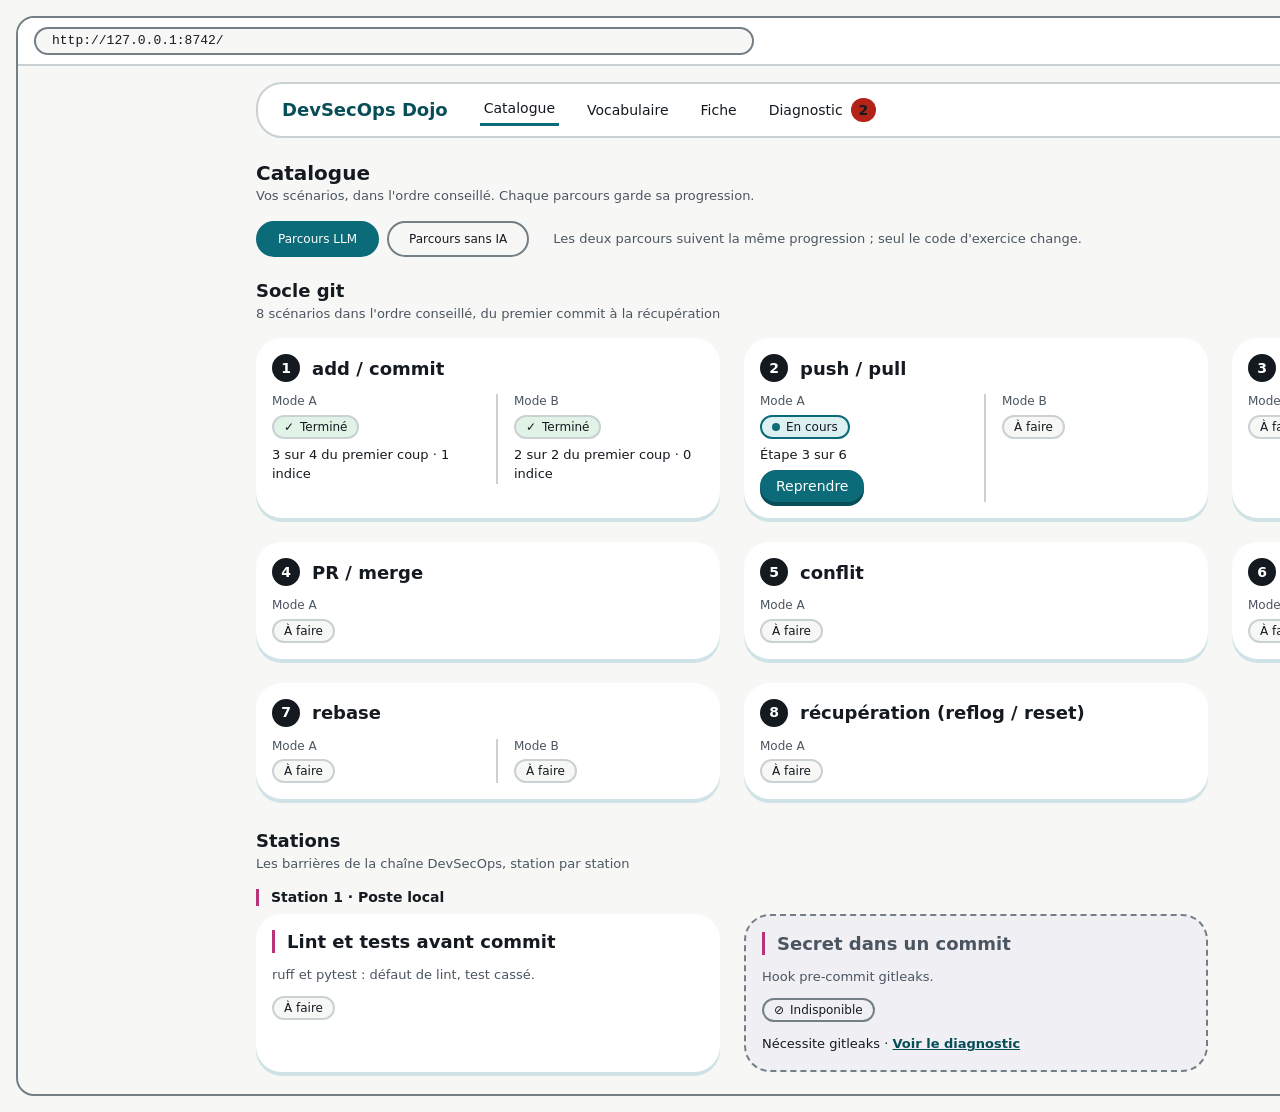
<file: _bmad-output/planning-artifacts/ux-designs/ux-devsecops-dojo-2026-10-18/.working/key-catalogue.html>
<!doctype html>
<html lang="fr">
<head>
<meta charset="utf-8">
<meta name="viewport" content="width=device-width, initial-scale=1">
<title>Catalogue - DevSecOps Dojo</title>
<style>
/*
  Maquette : accueil Catalogue apres le premier lancement (parcours LLM choisi). Illustre les spines, sans les remplacer.
  EXPERIENCE.md : Information Architecture > Catalogue (path-picker, trois catalogue-section, scenario-card
    avec lignes Mode A / Mode B, « Reprendre », « Exporter mon rapport » en pied) ;
    Component Patterns (path-picker, catalogue-section, scenario-card ; carte indisponible non ouvrable avec
    lien « Voir le diagnostic ») ; State Patterns > Outil manquant ; Exports > Rapport de progression ;
    Flow 2 (etapes 2 et 3) ; Accessibility Floor (jamais la couleur seule, grise sans opacity).
  DESIGN.md : Components > Catalogue, diagnostic, exports (path-picker, catalogue-section, scenario-card,
    diagnostic-badge) ; Colors > Etats (state-unavailable) ; Chaine et vocabulaire (nom « Station n · Nom ») ;
    Elevation & Depth (relief sur les cartes, pas sur les cartes indisponibles).
  Theme : variables sur :root ; sombre par prefers-color-scheme ET case « Theme sombre » (:has, sans JS).
*/
:root{
  --primary:#0B6B78;--primary-deep:#084E58;--primary-soft:#DCEFF1;--accent:#1D7337;--accent-soft:#E1F2E6;
  --ink:#141A1F;--ink-soft:#4B5560;--muted:#737E85;--line:#C9D1D3;--surface:#F7F8F6;--surface-raised:#FFFFFF;
  --warning:#E8A317;--danger:#B42318;--on-primary:#FFFFFF;--relief:#CFE3E6;--relief-active:#B8D6DB;
  --on-vivid:#141A1F;--warning-soft:#FCF0D4;--danger-soft:#FCE4E1;--ink-fill:#141A1F;--ink-fill-edge:#141A1F;--on-ink:#FFFFFF;
  --neutral-soft:#EFEFF4;--harness:#B8327A;--harness-soft:#FBE7F1;--context:#0F7B6C;
}
@media (prefers-color-scheme:dark){:root{
  --primary:#4FC1CF;--primary-deep:#86D8E2;--primary-soft:#123339;--accent-soft:#3A2415;
  --ink:#E7ECEE;--ink-soft:#A2AFB7;--line:#56605F;--surface:#0E1316;--surface-raised:#161D21;
  --danger:#F28B82;--on-primary:#052227;--relief:#1B3A40;--relief-active:#24505A;
  --warning-soft:#3A2E10;--danger-soft:#3B1A17;--ink-fill:#1B4A52;--ink-fill-edge:#4FC1CF;
  --neutral-soft:#26252F;--harness:#E8639F;--harness-soft:#3A1A2B;--context:#2FB8A3;
}}
:root:has(#dark-toggle:checked){
  --primary:#4FC1CF;--primary-deep:#86D8E2;--primary-soft:#123339;--accent-soft:#3A2415;
  --ink:#E7ECEE;--ink-soft:#A2AFB7;--line:#56605F;--surface:#0E1316;--surface-raised:#161D21;
  --danger:#F28B82;--on-primary:#052227;--relief:#1B3A40;--relief-active:#24505A;
  --warning-soft:#3A2E10;--danger-soft:#3B1A17;--ink-fill:#1B4A52;--ink-fill-edge:#4FC1CF;
  --neutral-soft:#26252F;--harness:#E8639F;--harness-soft:#3A1A2B;--context:#2FB8A3;
}
*{box-sizing:border-box}
body{margin:0;padding:16px;background:var(--surface);color:var(--ink);font:400 14px/1.5 "Atkinson Hyperlegible",system-ui,"Segoe UI",sans-serif}
h1,h2,h3,.fred{font-family:Fredoka,system-ui,"Segoe UI",sans-serif;margin:0}
code,.mono{font:400 13px/1.5 "JetBrains Mono","Cascadia Mono",Consolas,ui-monospace,monospace}
code{background:var(--surface);border:2px solid var(--muted);border-radius:12px;padding:0 6px}
a{color:var(--primary)}
:focus-visible{outline:2px solid var(--primary);outline-offset:2px}
.frame{width:1920px;height:1080px;border:2px solid var(--muted);border-radius:18px;overflow:hidden;display:flex;flex-direction:column;background:var(--surface)}
.chrome{display:flex;align-items:center;gap:16px;height:48px;padding:0 16px;background:var(--surface-raised);border-bottom:2px solid var(--line);flex:none}
.url{flex:1;max-width:720px;border:2px solid var(--muted);border-radius:9999px;padding:2px 16px;font:400 13px/1.5 "JetBrains Mono","Cascadia Mono",Consolas,ui-monospace,monospace;background:var(--surface)}
.toggle{margin-left:auto;display:inline-flex;align-items:center;gap:8px;min-height:32px;font:500 12px/1.2 Fredoka,system-ui,sans-serif;cursor:pointer}
.toggle input{width:20px;height:20px;accent-color:var(--primary)}
.viewport{flex:1;overflow:auto;padding:16px 24px 32px}
.site-nav{display:flex;align-items:center;gap:24px;height:56px;padding:0 24px;background:var(--surface-raised);border:2px solid var(--line);border-radius:26px;max-width:1440px;margin:0 auto 24px}
.brand{font:600 18px/1.15 Fredoka,system-ui,sans-serif;color:var(--primary-deep);margin-right:8px}
.site-nav a,.site-nav .btn-lite{display:inline-flex;align-items:center;gap:8px;min-height:32px;color:var(--ink);text-decoration:none;font:500 14px/1.2 Fredoka,system-ui,sans-serif;padding:0 4px}
.site-nav a[aria-current="page"]{border-bottom:3px solid var(--primary)}
.site-nav .right{margin-left:auto}
.btn-lite{background:none;border:2px solid var(--muted);border-radius:18px;padding:0 12px!important;color:var(--ink)}
.badge-diag{display:inline-flex;align-items:center;justify-content:center;min-width:24px;height:24px;padding:0 8px;border-radius:9999px;background:var(--danger);color:var(--on-vivid);font:600 14px/1.2 Fredoka,system-ui,sans-serif}
.pane-title{font:600 18px/1.15 Fredoka,system-ui,sans-serif}
.pane-subtitle{font:400 13px/1.3 "Atkinson Hyperlegible",system-ui,sans-serif;color:var(--ink-soft);margin:4px 0 0}
.btn{display:inline-flex;align-items:center;justify-content:center;gap:8px;min-height:36px;padding:0 16px;border-radius:18px;font:500 14px/1.2 Fredoka,system-ui,sans-serif;text-decoration:none;cursor:pointer}
.btn-primary{background:var(--primary);color:var(--on-primary);border:2px solid var(--primary);box-shadow:0 4px 0 var(--primary-deep)}
.btn-secondary{background:var(--surface-raised);color:var(--primary);border:2px solid var(--primary);box-shadow:0 4px 0 var(--relief-active)}
.pill{display:inline-flex;align-items:center;gap:6px;min-height:24px;padding:0 10px;border-radius:9999px;border:2px solid var(--line);background:var(--surface);color:var(--ink);font:500 12px/1.2 Fredoka,system-ui,sans-serif;white-space:nowrap}
.pill.ok{background:var(--accent);color:var(--on-vivid);border-color:var(--accent)}
.pill.warn{background:var(--warning);color:var(--on-vivid);border-color:var(--warning)}
.pill.fail{background:var(--danger);color:var(--on-vivid);border-color:var(--danger)}
.home{max-width:1440px;margin:0 auto}
.home h1{font-size:20px;line-height:1.1}
.picker-row{display:flex;align-items:center;gap:24px;margin:0 0 24px;flex-wrap:wrap}
.picker{display:inline-flex;gap:8px;border:0;padding:0;margin:0}
.picker legend{position:absolute;left:-9999px}
.picker input{position:absolute;opacity:0;width:1px;height:1px}
.picker label{display:inline-flex;align-items:center;min-height:36px;padding:0 20px;border-radius:9999px;border:2px solid var(--muted);background:var(--surface);color:var(--ink);font:500 12px/1.2 Fredoka,system-ui,sans-serif;cursor:pointer}
.picker input:checked+label{background:var(--primary);color:var(--on-primary);border-color:var(--primary)}
.picker input:focus-visible+label{outline:2px solid var(--primary);outline-offset:2px}
.picker-row p{margin:0;color:var(--ink-soft);font-size:13px}
.section{margin-bottom:32px}
.section>h2{font:600 18px/1.15 Fredoka,system-ui,sans-serif}
.section>.pane-subtitle{margin-bottom:16px}
.grid{display:grid;grid-template-columns:repeat(3,1fr);gap:24px}
.station{margin:0 0 24px}
.station h3{font:600 14px/1.2 Fredoka,system-ui,sans-serif;margin:0 0 8px;padding-left:12px;border-left:3px solid var(--harness)}
.card{background:var(--surface-raised);border-radius:26px;box-shadow:0 4px 0 var(--relief);padding:16px;display:flex;flex-direction:column;gap:12px}
.card h3{font:600 18px/1.3 Fredoka,system-ui,sans-serif;margin:0;display:flex;align-items:center;gap:12px}
.card h3 a{color:var(--ink);text-decoration:none}
.card .desc{margin:0;color:var(--ink-soft);font-size:13px}
.ord{flex:none;display:inline-flex;align-items:center;justify-content:center;width:28px;height:28px;border-radius:9999px;background:var(--ink-fill);color:var(--on-ink);border:2px solid var(--ink-fill-edge);font:600 14px/1.2 Fredoka,system-ui,sans-serif}
.modes{display:grid;grid-template-columns:1fr 1fr;gap:16px}
.modes.single{grid-template-columns:1fr}
.mode{display:flex;flex-direction:column;align-items:flex-start;gap:6px;min-width:0}
.mode+.mode{border-left:2px solid var(--line);padding-left:16px}
.mode b{font:500 12px/1.2 Fredoka,system-ui,sans-serif;color:var(--ink-soft)}
.mode .score{font-size:13px;color:var(--ink)}
.sp{display:inline-flex;align-items:center;gap:6px;min-height:24px;padding:0 10px;border-radius:9999px;border:2px solid var(--line);background:var(--surface);color:var(--ink);font:500 12px/1.2 Fredoka,system-ui,sans-serif;white-space:nowrap}
.sp.done{background:var(--accent-soft)}
.sp.doing{background:var(--primary-soft);border-color:var(--primary)}
.sp .dot{width:8px;height:8px;border-radius:9999px;background:var(--primary)}
.btn-sm{min-height:32px;padding:0 14px}
.card.off{background:var(--neutral-soft);box-shadow:none;border:2px dashed var(--muted);color:var(--ink-soft)}
.card.off h3,.card.off h3 a,.card.off .desc{color:var(--ink-soft)}
.card.off .sp{background:var(--neutral-soft);border-color:var(--muted);color:var(--ink)}
.reason{margin:0;font-size:13px;color:var(--ink)}
.reason a{color:var(--primary-deep);font-weight:700}
.foot{display:flex;align-items:center;gap:16px;margin-top:8px;padding-top:16px;border-top:2px solid var(--line)}
.foot p{margin:0;color:var(--ink-soft);font-size:13px}
</style>
</head>
<body>
<div class="frame">
  <div class="chrome">
    <span class="url">http://127.0.0.1:8742/</span>
    <label class="toggle"><input type="checkbox" id="dark-toggle"> Thème sombre</label>
  </div>
  <div class="viewport">
    <header class="site-nav">
      <span class="brand">DevSecOps Dojo</span>
      <a href="#" aria-current="page">Catalogue</a>
      <a href="#">Vocabulaire</a>
      <a href="#">Fiche</a>
      <a href="#" aria-label="Diagnostic, 2 outils absents ou trop anciens">Diagnostic <span class="badge-diag" aria-hidden="true">2</span></a>
      <span class="right btn-lite">Affichage ▾</span>
    </header>

    <main class="home">
      <h1 class="pane-title">Catalogue</h1>
      <p class="pane-subtitle" style="margin-bottom:16px">Vos scénarios, dans l'ordre conseillé. Chaque parcours garde sa progression.</p>

      <div class="picker-row">
        <fieldset class="picker">
          <legend>Parcours</legend>
          <input type="radio" name="parcours" id="p-llm" checked><label for="p-llm">Parcours LLM</label>
          <input type="radio" name="parcours" id="p-sans"><label for="p-sans">Parcours sans IA</label>
        </fieldset>
        <p>Les deux parcours suivent la même progression ; seul le code d'exercice change.</p>
      </div>

      <section class="section" aria-labelledby="h-socle">
        <h2 id="h-socle">Socle git</h2>
        <p class="pane-subtitle">8 scénarios dans l'ordre conseillé, du premier commit à la récupération</p>
        <div class="grid">
          <article class="card">
            <h3><span class="ord" aria-hidden="true">1</span><a href="#">add / commit</a></h3>
            <div class="modes">
              <div class="mode"><b>Mode A</b><span class="sp done"><span aria-hidden="true">✓</span> Terminé</span><span class="score">3 sur 4 du premier coup · 1 indice</span></div>
              <div class="mode"><b>Mode B</b><span class="sp done"><span aria-hidden="true">✓</span> Terminé</span><span class="score">2 sur 2 du premier coup · 0 indice</span></div>
            </div>
          </article>
          <article class="card">
            <h3><span class="ord" aria-hidden="true">2</span><a href="#">push / pull</a></h3>
            <div class="modes">
              <div class="mode"><b>Mode A</b><span class="sp doing"><span class="dot" aria-hidden="true"></span> En cours</span><span class="score">Étape 3 sur 6</span><a class="btn btn-primary btn-sm" href="#">Reprendre</a></div>
              <div class="mode"><b>Mode B</b><span class="sp">À faire</span></div>
            </div>
          </article>
          <article class="card">
            <h3><span class="ord" aria-hidden="true">3</span><a href="#">branche</a></h3>
            <div class="modes single">
              <div class="mode"><b>Mode A</b><span class="sp">À faire</span></div>
            </div>
          </article>
          <article class="card">
            <h3><span class="ord" aria-hidden="true">4</span><a href="#">PR / merge</a></h3>
            <div class="modes single">
              <div class="mode"><b>Mode A</b><span class="sp">À faire</span></div>
            </div>
          </article>
          <article class="card">
            <h3><span class="ord" aria-hidden="true">5</span><a href="#">conflit</a></h3>
            <div class="modes single">
              <div class="mode"><b>Mode A</b><span class="sp">À faire</span></div>
            </div>
          </article>
          <article class="card">
            <h3><span class="ord" aria-hidden="true">6</span><a href="#">stash</a></h3>
            <div class="modes">
              <div class="mode"><b>Mode A</b><span class="sp">À faire</span></div>
              <div class="mode"><b>Mode B</b><span class="sp">À faire</span></div>
            </div>
          </article>
          <article class="card">
            <h3><span class="ord" aria-hidden="true">7</span><a href="#">rebase</a></h3>
            <div class="modes">
              <div class="mode"><b>Mode A</b><span class="sp">À faire</span></div>
              <div class="mode"><b>Mode B</b><span class="sp">À faire</span></div>
            </div>
          </article>
          <article class="card">
            <h3><span class="ord" aria-hidden="true">8</span><a href="#">récupération (reflog / reset)</a></h3>
            <div class="modes single">
              <div class="mode"><b>Mode A</b><span class="sp">À faire</span></div>
            </div>
          </article>
        </div>
      </section>

      <section class="section" aria-labelledby="h-stations">
        <h2 id="h-stations">Stations</h2>
        <p class="pane-subtitle">Les barrières de la chaîne DevSecOps, station par station</p>

        <div class="station"><h3>Station 1 · Poste local</h3>
          <div class="grid">
            <article class="card"><h3><a href="#">Lint et tests avant commit</a></h3><p class="desc">ruff et pytest : défaut de lint, test cassé.</p><div class="mode"><span class="sp">À faire</span></div></article>
            <article class="card off" aria-disabled="true"><h3>Secret dans un commit</h3><p class="desc">Hook pre-commit gitleaks.</p><div class="mode"><span class="sp"><span aria-hidden="true">⊘</span> Indisponible</span></div><p class="reason">Nécessite gitleaks · <a href="#">Voir le diagnostic</a></p></article>
          </div>
        </div>
        <div class="station"><h3>Station 2 · PR et CI</h3>
          <div class="grid">
            <article class="card"><h3><a href="#">Checks, revue et protection de main</a></h3><p class="desc">Check en échec, PR sans revue, push direct refusé.</p><div class="mode"><span class="sp">À faire</span></div></article>
          </div>
        </div>
        <div class="station"><h3>Station 3 · Sécurité et qualité</h3>
          <div class="grid">
            <article class="card off" aria-disabled="true"><h3>Code vulnérable</h3><p class="desc">bandit, contrôle SAST.</p><div class="mode"><span class="sp"><span aria-hidden="true">⊘</span> Indisponible</span></div><p class="reason">Nécessite bandit · <a href="#">Voir le diagnostic</a></p></article>
            <article class="card"><h3><a href="#">Dépendance vulnérable</a></h3><p class="desc">pip-audit et SBOM.</p><div class="mode"><span class="sp">À faire</span></div></article>
            <article class="card"><h3><a href="#">Couverture sous le seuil</a></h3><p class="desc">Quality gate.</p><div class="mode"><span class="sp">À faire</span></div></article>
            <article class="card off" aria-disabled="true"><h3>Clé d'API en dur</h3><p class="desc">gitleaks, parcours LLM.</p><div class="mode"><span class="sp"><span aria-hidden="true">⊘</span> Indisponible</span></div><p class="reason">Nécessite gitleaks · <a href="#">Voir le diagnostic</a></p></article>
          </div>
        </div>
      </section>

      <section class="section" aria-labelledby="h-parler">
        <h2 id="h-parler">Savoir en parler</h2>
        <p class="pane-subtitle">Expliquer les barrières, preuves à l'appui</p>
        <div class="grid">
          <article class="card"><h3><a href="#">Vocabulaire</a></h3><p class="desc">Les termes cibles et la barrière qui leur correspond.</p><div class="mode"><span class="sp">À faire</span></div></article>
          <article class="card"><h3><a href="#">Entretien RSSI</a></h3><p class="desc">Un quiz : chaque réponse désigne une preuve dans les vues.</p><div class="mode"><span class="sp">À faire</span></div></article>
          <article class="card"><h3><a href="#">Fiche barrière, risque, preuve</a></h3><p class="desc">Correspondances ISO 27001, NIS2, DORA et CRA, à exporter.</p><div class="mode"><span class="sp">À faire</span></div></article>
        </div>
      </section>

      <div class="foot">
        <a class="btn btn-secondary" href="#">Exporter mon rapport</a>
        <p>Rien n'est envoyé : vous choisissez à qui transmettre le fichier.</p>
      </div>
    </main>
  </div>
</div>
</body>
</html>
</file>
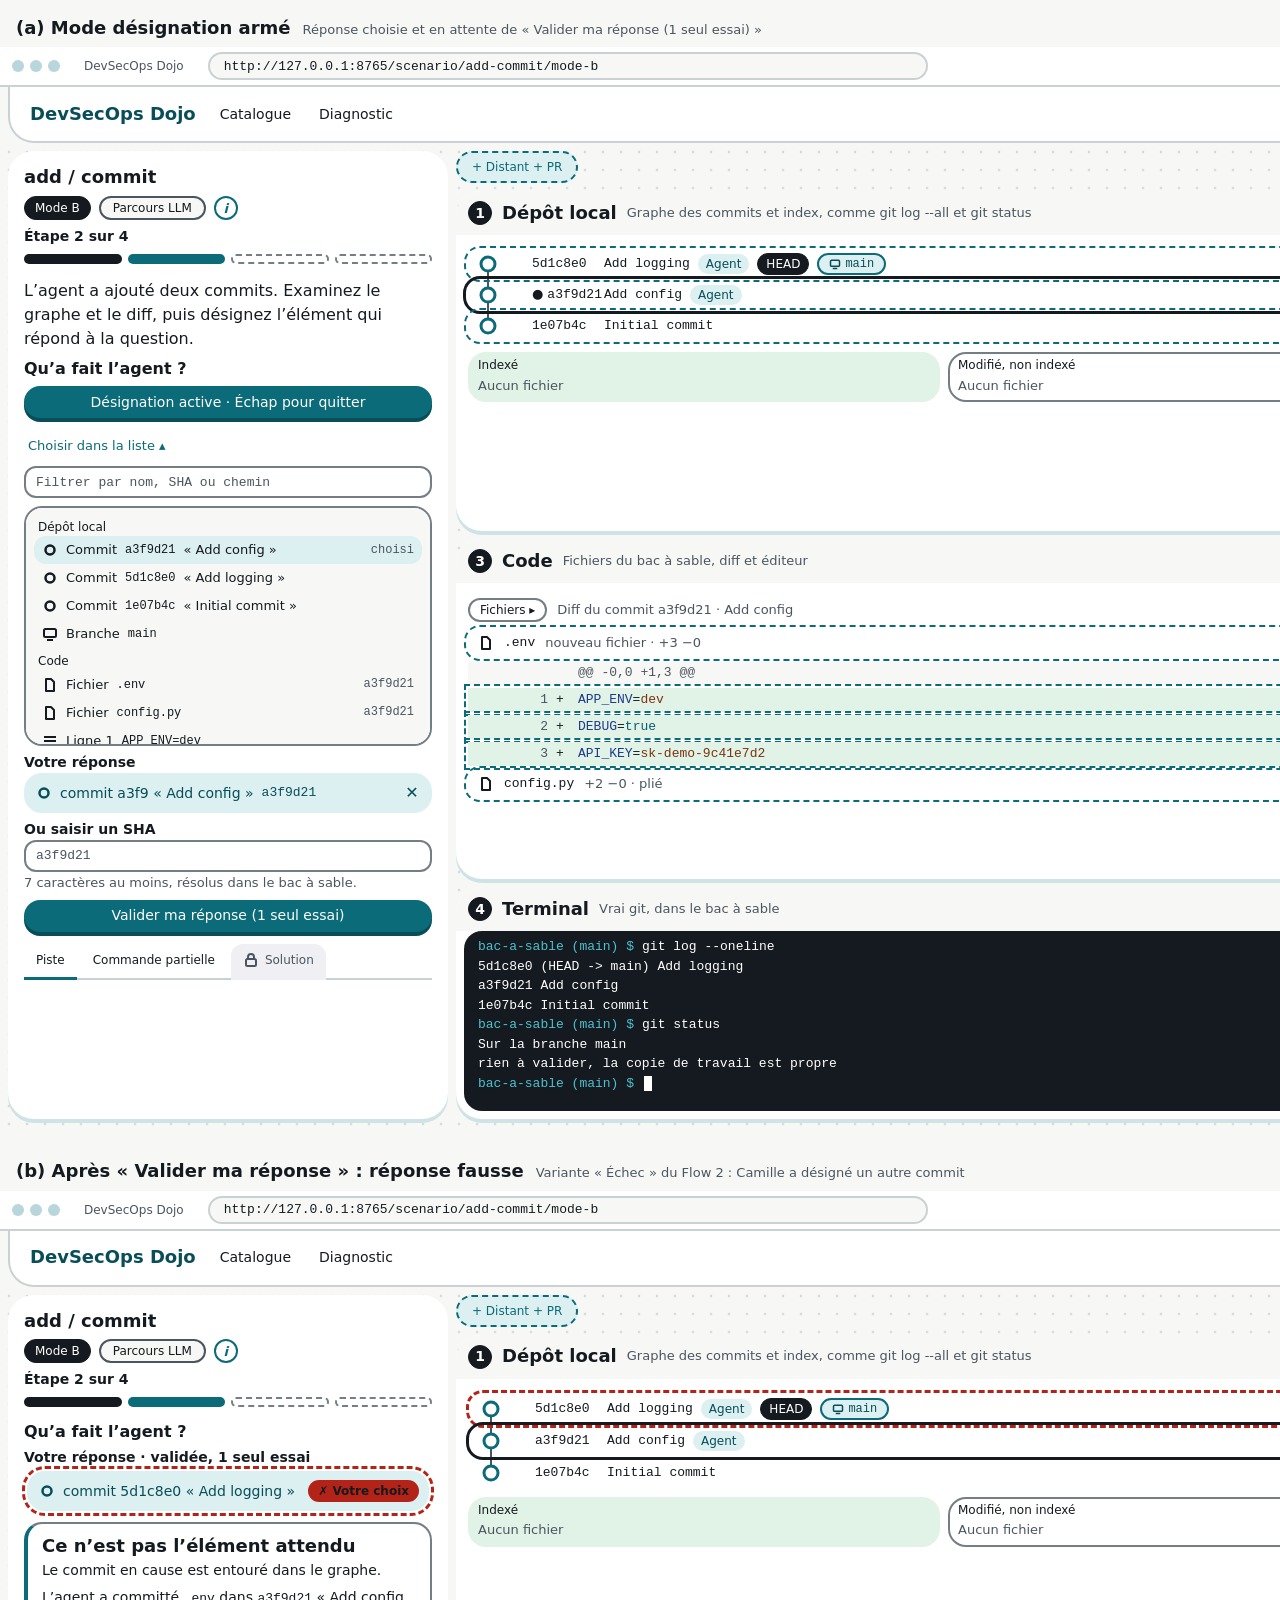
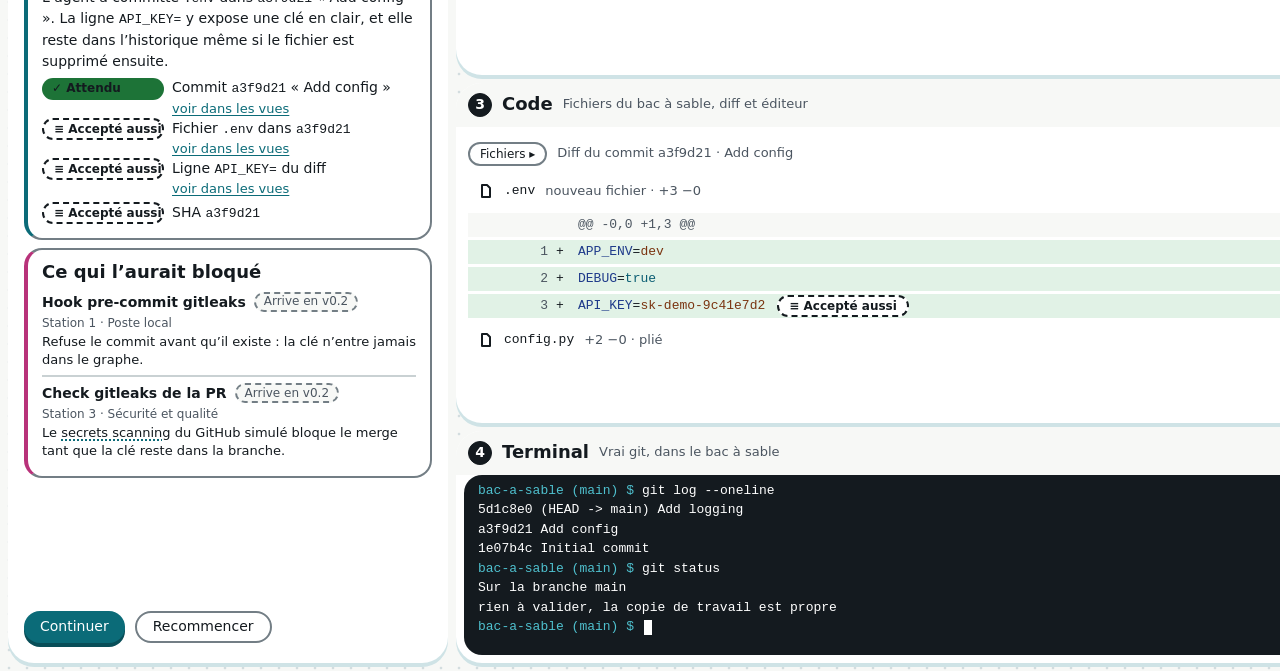
<file: _bmad-output/planning-artifacts/ux-designs/ux-devsecops-dojo-2026-10-18/.working/key-designation-mode-b.html>
<!doctype html>
<html lang="fr">
<head>
<meta charset="utf-8">
<meta name="viewport" content="width=1920">
<title>Désignation mode B</title>
<style>
/*
  Maquette key-designation-mode-b : scénario « add / commit », mode B « .env committé » (UJ-2, Camille), en deux sections superposées. Illustre, et ne remplace pas, les spines.
  (a) Désignation armée ; (b) après « Valider ma réponse » : réponse fausse, correction dans les vues et le panneau.
  DESIGN.md : Components > Désignation et correction (designable, verdict-mark) ; Panneau Scénario (designate-button, designate-list, answer-slot, sha-field,
    scenario-panel, mode-badge, path-badge, step-progress, hint-tabs, notice-card) ; Focus, liaison, sélection (sélectionné, désignable) ;
    Dépôt local (graph-commit, graph-head, graph-branch, graph-commit-agent, staging-index) ; Code (diff-view) ; Terminal ; pane-chip (volet masqué) ;
    Layout & Spacing (disposition A réduite) ; Colors (états) ; Typography ; Shapes ; Elevation & Depth.
  EXPERIENCE.md : Désignation (mode B et entretien RSSI), points 1 à 9 ; Component Patterns (designate-*, answer-slot, sha-field) ;
    Correspondances entre vues ; Masquage et agrandissement ; Responsive & Platform (repli par masquage) ; Voice and Tone (ligne « Ce n'est pas l'élément attendu ») ;
    Key Flows > Flow 2 (UJ-2), étapes 5 à 9 et « Échec ». Pas de bandeau de chaîne : le scénario est du socle git (v0.1).
  Choix de lecture : (a) montre la réponse juste en attente de validation ; (b) montre la variante « Échec » du Flow 2 (autre commit désigné), car une réponse sur a3f9 serait juste.
*/
/* === Jetons : DESIGN.md (clair), puis sombre par prefers-color-scheme et par la case Thème sombre (:has, sans JS) === */
:root{--ui:'Atkinson Hyperlegible',system-ui,sans-serif;--display:Fredoka,system-ui,sans-serif;--mono:'JetBrains Mono','Cascadia Mono',Consolas,ui-monospace,monospace;--term-lit-fill:#3A1A2B;--term-lit-ring:#E8639F;
--primary:#0B6B78;--primary-deep:#084E58;--primary-soft:#DCEFF1;--accent:#1D7337;--accent-soft:#E1F2E6;--ink:#141A1F;--ink-soft:#4B5560;--muted:#737E85;--line:#C9D1D3;--surface:#F7F8F6;--surface-raised:#FFFFFF;--warning:#E8A317;--danger:#B42318;--on-primary:#FFFFFF;--relief:#CFE3E6;--relief-active:#B8D6DB;--dot:#D3DDDF;--hosting-boundary:#141A1F;--state-active:#1D7337;--state-ok:#1D7337;--state-blocked:#B42318;--state-error:#B42318;--state-unavailable:#737E85;--discipline-prompt:#0B6B78;--discipline-prompt-soft:#E3ECFB;--discipline-context:#0F7B6C;--discipline-context-soft:#E2F3EF;--discipline-harness:#B8327A;--discipline-harness-soft:#FBE7F1;--discipline-network:#E8A317;--discipline-network-soft:#FCF0D4;--discipline-neutral:#737E85;--discipline-neutral-soft:#EFEFF4;--on-ink:#FFFFFF;--on-ink-soft:#CBD3D7;--produced-soft:#E8EEF7;--json-key:#1E3A8A;--json-string:#7A3410;--json-literal:#0B5E73;--ink-fill:#141A1F;--ink-fill-edge:#141A1F;--on-discipline:#FFFFFF;--on-vivid:#141A1F;--warning-soft:#FCF0D4;--danger-soft:#FCE4E1;--logo-tile:#FFFFFF;--terminal-bg:#141A1F;--terminal-fg:#FFFFFF;--terminal-fg-soft:#CBD3D7;--terminal-accent:#4FC1CF;--terminal-danger:#F28B82;--terminal-rule:#737E85;--focus-on-ink:#FFFFFF;
}
@media (prefers-color-scheme: dark){:root{
--primary:#4FC1CF;--primary-deep:#86D8E2;--primary-soft:#123339;--accent:#1D7337;--accent-soft:#3A2415;--ink:#E7ECEE;--ink-soft:#A2AFB7;--muted:#737E85;--line:#56605F;--surface:#0E1316;--surface-raised:#161D21;--warning:#E8A317;--danger:#F28B82;--on-primary:#052227;--relief:#1B3A40;--relief-active:#24505A;--dot:#252F34;--hosting-boundary:#E7ECEE;--state-active:#1D7337;--state-ok:#1D7337;--state-blocked:#F28B82;--state-error:#F28B82;--state-unavailable:#737E85;--discipline-prompt:#4FC1CF;--discipline-prompt-soft:#1A2742;--discipline-context:#2FB8A3;--discipline-context-soft:#12302B;--discipline-harness:#E8639F;--discipline-harness-soft:#3A1A2B;--discipline-network:#F2C14E;--discipline-network-soft:#3A2E10;--discipline-neutral:#737E85;--discipline-neutral-soft:#26252F;--on-ink:#FFFFFF;--on-ink-soft:#CBD3D7;--produced-soft:#1A2335;--json-key:#9DBBFF;--json-string:#F2A77E;--json-literal:#6FD3E3;--ink-fill:#1B4A52;--ink-fill-edge:#4FC1CF;--on-discipline:#052227;--on-vivid:#141A1F;--warning-soft:#3A2E10;--danger-soft:#3B1A17;--logo-tile:#FFFFFF;--terminal-bg:#0E1316;--terminal-fg:#E7ECEE;--terminal-fg-soft:#CBD3D7;--terminal-accent:#4FC1CF;--terminal-danger:#F28B82;--terminal-rule:#737E85;--focus-on-ink:#FFFFFF;
}}
:root:has(#theme-dark:checked){
--primary:#4FC1CF;--primary-deep:#86D8E2;--primary-soft:#123339;--accent:#1D7337;--accent-soft:#3A2415;--ink:#E7ECEE;--ink-soft:#A2AFB7;--muted:#737E85;--line:#56605F;--surface:#0E1316;--surface-raised:#161D21;--warning:#E8A317;--danger:#F28B82;--on-primary:#052227;--relief:#1B3A40;--relief-active:#24505A;--dot:#252F34;--hosting-boundary:#E7ECEE;--state-active:#1D7337;--state-ok:#1D7337;--state-blocked:#F28B82;--state-error:#F28B82;--state-unavailable:#737E85;--discipline-prompt:#4FC1CF;--discipline-prompt-soft:#1A2742;--discipline-context:#2FB8A3;--discipline-context-soft:#12302B;--discipline-harness:#E8639F;--discipline-harness-soft:#3A1A2B;--discipline-network:#F2C14E;--discipline-network-soft:#3A2E10;--discipline-neutral:#737E85;--discipline-neutral-soft:#26252F;--on-ink:#FFFFFF;--on-ink-soft:#CBD3D7;--produced-soft:#1A2335;--json-key:#9DBBFF;--json-string:#F2A77E;--json-literal:#6FD3E3;--ink-fill:#1B4A52;--ink-fill-edge:#4FC1CF;--on-discipline:#052227;--on-vivid:#141A1F;--warning-soft:#3A2E10;--danger-soft:#3B1A17;--logo-tile:#FFFFFF;--terminal-bg:#0E1316;--terminal-fg:#E7ECEE;--terminal-fg-soft:#CBD3D7;--terminal-accent:#4FC1CF;--terminal-danger:#F28B82;--terminal-rule:#737E85;--focus-on-ink:#FFFFFF;
}

/* === Base commune (composants de DESIGN.md > Components) === */
*{box-sizing:border-box}
html{background:var(--surface)}
body{margin:0;min-width:1920px;background:var(--surface);color:var(--ink);font:400 14px/1.5 var(--ui)}
button,input{font:inherit;color:inherit}
button{cursor:default}
h1,h2,h3,p,ul,ol{margin:0;padding:0}
ul,ol{list-style:none}
code,.mono{font-family:var(--mono);font-size:13px;line-height:1.5}
:focus-visible{outline:2px solid var(--primary);outline-offset:2px}
.sr{position:absolute;width:1px;height:1px;overflow:hidden;clip:rect(0 0 0 0);white-space:nowrap}
.cap{width:1920px;padding:16px 16px 8px;font:600 18px/1.3 var(--display);color:var(--ink)}
.cap span{font:400 13px/1.4 var(--ui);color:var(--ink-soft);margin-left:12px}

/* Etats : un fond/trait "decor" estompable sans toucher au texte (DESIGN > Focus, liaison) */
.bg{position:relative;isolation:isolate}
.bg::before{content:"";position:absolute;inset:0;border-radius:inherit;background:var(--fill,transparent);border:var(--bw,0) var(--bs,solid) var(--bc,transparent);opacity:var(--decor,1);z-index:-1;pointer-events:none}
.dim{--decor:.35;color:var(--ink-soft)}
.lit{--bw:2px;--bc:var(--discipline-harness)}
.lit-prompt{--bw:2px;--bc:var(--discipline-prompt);--fill:var(--discipline-prompt-soft)}
.lit-harness-fill{--fill:var(--discipline-harness-soft)}

/* Cadre de navigateur 1920x1080 */
.frame{width:1920px;height:1080px;display:grid;grid-template-rows:40px minmax(0,1fr);overflow:hidden;background:var(--surface);color:var(--ink)}
.chrome{display:flex;align-items:center;gap:12px;padding:0 12px;background:var(--surface-raised);border-bottom:2px solid var(--line)}
.chrome .lights{display:flex;gap:6px}
.chrome .lights i{width:12px;height:12px;border-radius:50%;background:var(--relief-active)}
.chrome .tabname{font:500 12px/1.2 var(--display);color:var(--ink-soft);padding:0 12px}
.addr{flex:0 1 720px;height:28px;display:flex;align-items:center;padding:0 14px;border:2px solid var(--line);border-radius:9999px;background:var(--surface);font:400 13px/1 var(--mono);color:var(--ink)}
.theme{margin-left:auto;display:inline-flex;align-items:center;gap:8px;min-height:32px;padding:0 14px;border:2px solid var(--muted);border-radius:18px;background:var(--surface-raised);font:500 12px/1.2 var(--display)}
.theme input{width:18px;height:18px;margin:0;accent-color:var(--primary)}
.app{display:grid;min-height:0;grid-template-rows:56px minmax(0,1fr)}
.app.with-chain{grid-template-rows:56px 44px minmax(0,1fr)}

/* site-nav */
.nav{display:flex;align-items:center;gap:20px;height:56px;margin:0 8px;padding:0 20px;background:var(--surface-raised);border:2px solid var(--line);border-top:0;border-radius:0 0 26px 26px}
.brand{font:600 18px/1.15 var(--display);color:var(--primary-deep)}
.nav a{display:inline-flex;align-items:center;min-height:32px;padding:0 4px;color:var(--ink);text-decoration:none;font:400 14px/1.5 var(--ui)}
.nav .push{margin-left:auto}
.menu-btn{min-height:32px;padding:0 14px;border:2px solid var(--primary);border-radius:18px;background:var(--surface-raised);color:var(--primary);font:500 12px/1.2 var(--display)}

/* Boutons */
.btn{display:inline-flex;align-items:center;justify-content:center;gap:6px;min-height:32px;padding:4px 16px;border-radius:18px;border:0;font:500 14px/1.2 var(--display);margin-bottom:4px}
.btn-primary{background:var(--primary);color:var(--on-primary);box-shadow:0 4px 0 var(--primary-deep)}
.btn-sec{background:var(--surface-raised);color:var(--primary);border:2px solid var(--primary);box-shadow:0 4px 0 var(--relief-active)}
.btn-reset{background:var(--surface-raised);color:var(--ink);border:2px solid var(--muted)}
.btn-off,.btn[aria-disabled="true"]{background:var(--discipline-neutral-soft);color:var(--ink-soft);border:2px solid var(--muted);box-shadow:none}
.btn-armed{background:var(--primary);color:var(--on-primary);border:0;box-shadow:0 4px 0 var(--primary-deep)}
.btn-block{width:100%}

/* Vues (pane) */
.ws{display:grid;gap:8px;padding:8px;min-height:0;background-color:var(--surface);background-image:radial-gradient(var(--dot) 1.5px,transparent 1.6px);background-size:18px 18px}
.pane{display:flex;flex-direction:column;min-height:0;min-width:0;background:var(--surface-raised);border-radius:26px;box-shadow:0 4px 0 var(--relief);overflow:hidden}
.ph{display:flex;align-items:center;gap:10px;height:44px;padding:0 12px;background:var(--surface);flex:none}
.step{display:inline-flex;align-items:center;justify-content:center;width:24px;height:24px;border-radius:50%;background:var(--ink-fill);color:var(--on-ink);border:1px solid var(--ink-fill-edge);font:600 14px/1.2 var(--display);flex:none}
.pt{font:600 18px/1.15 var(--display);white-space:nowrap}
.pst{font:400 13px/1.3 var(--ui);color:var(--ink-soft);white-space:nowrap;overflow:hidden;text-overflow:ellipsis;min-width:0}
.pctl{margin-left:auto;display:flex;gap:6px;flex:none}
.pctl button{width:32px;height:32px;border:2px solid var(--muted);border-radius:12px;background:var(--surface-raised);font:600 14px/1 var(--display)}
.pb{flex:1;min-height:0;overflow:auto;padding:12px}
.chip{display:inline-flex;align-items:center;min-height:32px;padding:0 14px;border:2px dashed var(--primary);border-radius:9999px;background:var(--primary-soft);color:var(--primary);font:500 12px/1.2 var(--display)}
.chips{display:flex;gap:8px;align-items:center}

/* Bandeau de la chaine */
.chain{display:flex;align-items:stretch;height:44px;margin:0;padding:0 8px;background:var(--surface-raised);border-bottom:2px solid var(--line)}
.stn{flex:1;display:flex;align-items:center;justify-content:center;gap:10px;font:500 12px/1.2 var(--display);color:var(--ink-soft);border:0;background:transparent}
.stn.cur{background:var(--discipline-harness-soft);border-bottom:3px solid var(--discipline-harness);color:var(--ink)}
.stn .here{padding:2px 8px;border-radius:9999px;background:var(--surface-raised);border:2px solid var(--discipline-harness);color:var(--ink);font:500 12px/1.2 var(--display)}
.boundary{display:flex;align-items:center;gap:6px;padding:0 10px;border-left:2px solid var(--hosting-boundary);border-right:2px solid var(--hosting-boundary);font:600 12px/1.2 var(--display);color:var(--ink)}
.chain .menu-btn{align-self:center;margin-left:10px}

/* Panneau Scenario */
.panel{display:flex;flex-direction:column;gap:10px;min-height:0;padding:16px;background:var(--surface-raised);border-radius:26px;box-shadow:0 4px 0 var(--relief);overflow:auto}
.panel h2{font:600 18px/1.15 var(--display)}
.badges{display:flex;align-items:center;gap:8px;flex-wrap:wrap}
.mode{display:inline-flex;align-items:center;min-height:24px;padding:0 10px;border-radius:12px;background:var(--ink-fill);color:var(--on-ink);border:1px solid var(--ink-fill-edge);font:500 12px/1.2 var(--display)}
.path{display:inline-flex;align-items:center;min-height:24px;padding:0 12px;border-radius:9999px;background:var(--surface);color:var(--ink);border:2px solid var(--ink-soft);font:500 12px/1.2 var(--display)}
.ibtn{display:inline-flex;align-items:center;justify-content:center;width:24px;height:24px;border-radius:50%;border:2px solid var(--primary);background:transparent;color:var(--primary);font:italic 600 13px/1 var(--display)}
.prog{display:flex;flex-direction:column;gap:2px}
.prog .n{font:600 14px/1.2 var(--display)}
.segs{display:flex;gap:6px}
.seg{flex:1;height:24px;display:flex;align-items:center;border:0;background:transparent;padding:0}
.seg i{display:block;width:100%;height:10px;border-radius:9999px}
.seg.done i{background:var(--ink)}
.seg.cur i{background:var(--primary)}
.seg.next i{border:2px dashed var(--muted)}
.consigne{font:400 16px/1.5 var(--ui)}
.explain{border:2px solid var(--muted);border-left:4px solid var(--primary);border-radius:18px;padding:10px 14px;background:var(--surface-raised)}
.explain h3{font:600 18px/1.3 var(--display);margin-bottom:2px}
.explain p{font:400 14px/1.5 var(--ui)}
.explain p+p{margin-top:6px}
.gt{text-decoration:underline dotted 2px var(--primary);text-underline-offset:3px}
.qlabel{font:600 14px/1.2 var(--display)}

/* hint-tabs */
.tabs{display:flex;gap:4px;border-bottom:2px solid var(--line)}
.tab{min-height:36px;padding:0 12px;border:0;background:transparent;font:500 12px/1.2 var(--display);color:var(--ink);display:inline-flex;align-items:center;gap:6px;border-bottom:3px solid transparent;margin-bottom:-2px}
.tab.on{border-bottom-color:var(--primary)}
.tab.lock{background:var(--discipline-neutral-soft);color:var(--ink-soft);border-radius:12px 12px 0 0}
.hint{padding:8px 4px;font:400 14px/1.5 var(--ui)}
.hint.lockmsg{background:var(--discipline-neutral-soft);color:var(--ink-soft);border-radius:0 0 12px 12px;padding:8px 12px;margin-top:-2px}
.ico{width:16px;height:16px;flex:none;vertical-align:-3px}

/* Etats de check, pastilles, tags */
.tag-ink{display:inline-flex;align-items:center;padding:0 8px;min-height:20px;border-radius:12px;background:var(--ink-fill);color:var(--on-ink);border:1px solid var(--ink-fill-edge);font:500 12px/1.2 var(--display)}
.tag-dash{display:inline-flex;align-items:center;padding:0 8px;min-height:20px;border-radius:12px;border:2px dashed var(--muted);color:var(--ink-soft);background:var(--surface);font:500 12px/1.2 var(--display)}
.chk{display:flex;align-items:center;gap:8px;min-height:28px;padding:2px 12px;border-radius:18px;--fill:var(--surface);font:400 13px/1.4 var(--ui)}
.chk.ok{--fill:var(--accent-soft)}
.chk.fail{--fill:var(--danger-soft)}
.chk.run{--fill:var(--primary-soft)}
.chk .g{font:700 14px/1 var(--ui);width:14px;text-align:center}
.chk .dur{margin-left:auto;color:var(--ink-soft)}
.dot{display:inline-block;width:10px;height:10px;border-radius:50%;background:var(--state-active);border:2px solid var(--ink)}
.pill{display:inline-flex;align-items:center;gap:6px;min-height:22px;padding:0 10px;border-radius:9999px;background:var(--surface);border:2px solid var(--line);font:500 12px/1.2 var(--display)}

/* Graphe */
.gr{display:grid;grid-template-columns:64px 72px minmax(0,1fr);align-items:center;height:28px;border-radius:12px;font:400 13px/1.4 var(--mono)}
.gr .sha{font:400 13px/1.4 var(--mono)}
.gr .msg{display:flex;align-items:center;gap:8px;min-width:0;white-space:nowrap;overflow:hidden}
.gr svg.lane{width:64px;height:28px;display:block}
.branch{display:inline-flex;align-items:center;gap:4px;height:22px;padding:0 10px;border-radius:9999px;background:var(--primary-soft);color:var(--primary-deep);border:2px solid var(--primary);font:500 12px/1.2 var(--mono)}
.rref{display:inline-flex;align-items:center;gap:4px;height:24px;padding:0 10px;border-radius:9999px;background:var(--discipline-context-soft);color:var(--ink);border:4px double var(--discipline-context);font:500 12px/1.2 var(--mono)}
.head{display:inline-flex;align-items:center;height:22px;padding:0 8px;border-radius:12px;background:var(--ink-fill);color:var(--on-ink);border:1px solid var(--ink-fill-edge);font:500 12px/1.2 var(--display)}
.new{display:inline-flex;align-items:center;height:20px;padding:0 8px;border-radius:12px;background:var(--ink-fill);color:var(--on-ink);border:1px solid var(--ink-fill-edge);font:500 12px/1.2 var(--display)}
.agent{display:inline-flex;align-items:center;height:20px;padding:0 8px;border-radius:9999px;background:var(--primary-soft);color:var(--primary-deep);font:500 12px/1.2 var(--display)}
.idx{display:grid;grid-template-columns:repeat(3,1fr);gap:8px}
.idx>div{border-radius:18px;padding:6px 10px;min-height:50px}
.idx .staged{--fill:var(--accent-soft)}
.idx .untracked{}
.idx b{display:block;font:500 12px/1.2 var(--display);margin-bottom:2px}
.idx .empty{font:400 13px/1.4 var(--ui);color:var(--ink-soft)}

/* Diff */
.diff{font:400 13px/24px var(--mono)}
.dl{display:grid;grid-template-columns:44px 44px 22px minmax(0,1fr);height:24px;align-items:center;white-space:pre}
.dl .ln{text-align:right;padding-right:8px;color:var(--ink-soft)}
.dl.add{--fill:var(--accent-soft)}
.dl.del{--fill:var(--danger-soft)}
.dl.hunk{--fill:var(--surface);color:var(--ink-soft)}
.k{color:var(--json-key)}.s{color:var(--json-string)}.l{color:var(--json-literal)}
.filebar{display:flex;align-items:center;gap:10px;min-height:30px;margin-bottom:4px}
.filebar .tree{min-height:24px;padding:0 10px;border:2px solid var(--muted);border-radius:12px;background:var(--surface-raised);font:500 12px/1.2 var(--display)}
.filebar .path-f{font:500 13px/1.4 var(--mono)}

/* Terminal */
.tpane .pb{padding:0 8px 8px}
.term{height:100%;overflow:auto;background:var(--terminal-bg);color:var(--terminal-fg);border-radius:18px;padding:6px 14px;font:400 13px/1.5 var(--mono)}
.tl{height:19.5px;white-space:pre;display:flex;align-items:center;gap:0}
.tl .pm{color:var(--terminal-accent);margin-right:8px}
.tl.err{color:var(--terminal-fg-soft);border-left:2px solid var(--terminal-rule);padding-left:8px;margin-left:-10px}
.tl.app{font:400 13px/1.4 var(--ui);color:var(--terminal-fg-soft);border-left:3px solid var(--terminal-accent);padding-left:8px;margin-left:-11px}
.tl.app b{color:var(--terminal-accent);margin-right:6px;font-weight:700}
.tl.exit{font:500 12px/1.2 var(--display);color:var(--terminal-fg)}
.tl.exit b{color:var(--terminal-danger);margin-right:6px}
.term .dim{color:var(--terminal-fg-soft)}
.term .tlit{--fill:var(--term-lit-fill);--bc:var(--term-lit-ring);--bw:2px;border-radius:6px;padding:0 6px;margin:0 -6px}
.term .tdim{padding:0 6px;margin:0 -6px}
.cursor{display:inline-block;width:8px;height:15px;background:var(--terminal-fg);margin-left:2px}

/* Page */
.stack{display:flex;flex-direction:column;gap:0}
.ws{grid-template-columns:440px minmax(0,1fr)}
.col{display:grid;grid-template-rows:32px 340px 340px minmax(0,1fr);gap:8px;min-height:0}
.panel{gap:8px}
.designable{outline:2px dashed var(--primary);outline-offset:2px}
.sel{outline:3px solid var(--ink);outline-offset:2px}
.selmark{font:700 13px/1 var(--ui);margin-right:4px}
.v-exp{outline:3px solid var(--ink);outline-offset:2px}
.v-bad{outline:3px dashed var(--danger);outline-offset:2px}
.vb{display:inline-flex;align-items:center;height:22px;padding:0 10px;border-radius:9999px;font:600 12px/1.2 var(--display);color:var(--on-vivid);white-space:nowrap}
.vb.exp{background:var(--accent)}
.vb.bad{background:var(--danger)}
.vb.eq{background:var(--surface-raised);color:var(--ink);border:2px dashed var(--ink)}
.gr{height:28px;margin:3px 0}
.gr .msg{overflow:visible}
.gr svg.lane{overflow:visible}
.slotlbl{font:600 14px/1.2 var(--display)}
.ans{display:flex;align-items:center;gap:8px;min-height:40px;padding:0 4px 0 12px;border-radius:18px;background:var(--primary-soft);color:var(--primary-deep);font:500 14px/1.3 var(--ui)}
.ans code{color:var(--primary-deep)}
.ans .x{margin-left:auto;width:32px;height:32px;border:0;border-radius:50%;background:transparent;color:var(--primary-deep);font:600 16px/1 var(--display)}
.ans.ro{padding-right:10px}
.dlist{background:var(--surface);border:2px solid var(--muted);border-radius:18px;max-height:240px;overflow:auto;padding:6px 8px}
.dlist h4{font:500 12px/1.2 var(--display);margin:6px 4px 2px}
.dlist li{display:flex;align-items:center;gap:8px;min-height:28px;padding:0 8px;border-radius:12px;font:400 13px/1.4 var(--ui)}
.dlist li code{font-size:12px}
.dlist li .sh{margin-left:auto;font:400 12px/1.4 var(--mono);color:var(--ink-soft)}
.disc{display:flex;align-items:center;gap:6px;min-height:32px;border:0;background:transparent;color:var(--primary);font:500 13px/1.2 var(--display);padding:0 4px}
.field{display:flex;flex-direction:column;gap:2px}
.field label{font:600 14px/1.2 var(--display)}
.field input{height:32px;border:2px solid var(--muted);border-radius:12px;background:var(--surface-raised);padding:0 10px;font:400 13px/1.5 var(--mono);width:100%}
.field input::placeholder{color:var(--ink-soft)}
.field small{font:400 13px/1.4 var(--ui);color:var(--ink-soft)}
.fileh{display:flex;align-items:center;gap:10px;height:28px;padding:0 10px;border-radius:12px;margin:4px 0;font:500 13px/1.4 var(--mono)}
.fileh .sub{font:400 13px/1.4 var(--ui);color:var(--ink-soft)}
.dl{margin:3px 0}
.eqline{display:flex;gap:10px;align-items:center;justify-content:flex-start}
.eqlist li{display:grid;grid-template-columns:122px 1fr;column-gap:8px;align-items:center;min-height:30px;font:400 14px/1.4 var(--ui)}
.eqlist a{grid-column:2;color:var(--primary);text-decoration:underline;text-underline-offset:2px;white-space:nowrap;font-size:13px}
.bar li{padding:6px 0;border-top:2px solid var(--line)}
.bar li:first-child{border-top:0}
.bar b{font:600 14px/1.3 var(--display)}
.bar .st{font:500 12px/1.2 var(--display);color:var(--ink-soft)}
.bar p{font:400 13px/1.4 var(--ui)}
.bar .row{display:flex;align-items:center;gap:8px;flex-wrap:wrap}
.ib{height:100%}
</style>
</head>
<body>
<svg width="0" height="0" style="position:absolute" aria-hidden="true">
  <symbol id="i-poste" viewBox="0 0 16 16"><rect x="2" y="3" width="12" height="8" rx="1.5" fill="none" stroke="currentColor" stroke-width="2"/><path d="M5 14h6" stroke="currentColor" stroke-width="2"/></symbol>
  <symbol id="i-lock" viewBox="0 0 16 16"><rect x="3" y="7" width="10" height="7" rx="1.5" fill="none" stroke="currentColor" stroke-width="2"/><path d="M5 7V5a3 3 0 0 1 6 0v2" fill="none" stroke="currentColor" stroke-width="2"/></symbol>
  <symbol id="i-commit" viewBox="0 0 16 16"><circle cx="8" cy="8" r="4.5" fill="none" stroke="currentColor" stroke-width="2.5"/></symbol>
  <symbol id="i-fichier" viewBox="0 0 16 16"><path d="M4 2h5l3 3v9H4z" fill="none" stroke="currentColor" stroke-width="2" stroke-linejoin="round"/></symbol>
  <symbol id="i-ligne" viewBox="0 0 16 16"><path d="M2 4h12M2 8h12M2 12h8" stroke="currentColor" stroke-width="2" fill="none"/></symbol>
</svg>

<div class="stack">

<!-- ============ (a) Désignation armée ============ -->
<h2 class="cap">(a) Mode désignation armé<span>Réponse choisie et en attente de « Valider ma réponse (1 seul essai) »</span></h2>
<div class="frame" id="section-a">
  <div class="chrome">
    <span class="lights" aria-hidden="true"><i></i><i></i><i></i></span>
    <span class="tabname">DevSecOps Dojo</span>
    <span class="addr">http://127.0.0.1:8765/scenario/add-commit/mode-b</span>
    <label class="theme"><input type="checkbox" id="theme-dark"> Thème sombre</label>
  </div>
  <div class="app">
    <header class="nav">
      <span class="brand">DevSecOps Dojo</span>
      <a href="#">Catalogue</a>
      <a href="#">Diagnostic</a>
      <button class="menu-btn push" aria-haspopup="menu">Volets ▾</button>
      <button class="menu-btn" aria-haspopup="menu">Affichage ▾</button>
    </header>
    <main class="ws">
      <section class="panel" aria-label="Scénario">
        <h2>add / commit</h2>
        <div class="badges"><span class="mode">Mode B</span><span class="path">Parcours LLM</span><button class="ibtn" aria-label="Qu’est-ce que le mode B ?">i</button></div>
        <div class="prog"><span class="n">Étape 2 sur 4</span>
          <div class="segs"><button class="seg done" aria-label="Étape 1, faite"><i></i></button><span class="seg cur" aria-current="step"><i></i></span><span class="seg next"><i></i></span><span class="seg next"><i></i></span></div></div>
        <p class="consigne">L’agent a ajouté deux commits. Examinez le graphe et le diff, puis désignez l’élément qui répond à la question.</p>
        <p class="qlabel" style="font-size:16px">Qu’a fait l’agent ?</p>
        <button class="btn btn-armed btn-block" aria-pressed="true">Désignation active · Échap pour quitter</button>
        <button class="disc" aria-expanded="true">Choisir dans la liste ▴</button>
        <div class="field" style="margin-top:-4px"><input type="text" aria-label="Filtrer les éléments désignables" placeholder="Filtrer par nom, SHA ou chemin"></div>
        <div class="dlist" role="group" aria-label="Éléments désignables, groupés par vue" tabindex="0">
          <h4>Dépôt local</h4>
          <ul>
            <li class="bg" style="--fill:var(--primary-soft)"><svg class="ico"><use href="#i-commit"/></svg>Commit <code>a3f9d21</code> « Add config »<span class="sh">choisi</span></li>
            <li><svg class="ico"><use href="#i-commit"/></svg>Commit <code>5d1c8e0</code> « Add logging »</li>
            <li><svg class="ico"><use href="#i-commit"/></svg>Commit <code>1e07b4c</code> « Initial commit »</li>
            <li><svg class="ico"><use href="#i-poste"/></svg>Branche <code>main</code></li>
          </ul>
          <h4>Code</h4>
          <ul>
            <li><svg class="ico"><use href="#i-fichier"/></svg>Fichier <code>.env</code><span class="sh">a3f9d21</span></li>
            <li><svg class="ico"><use href="#i-fichier"/></svg>Fichier <code>config.py</code><span class="sh">a3f9d21</span></li>
            <li><svg class="ico"><use href="#i-ligne"/></svg>Ligne 1 <code>APP_ENV=dev</code></li>
            <li><svg class="ico"><use href="#i-ligne"/></svg>Ligne 2 <code>DEBUG=true</code></li>
            <li><svg class="ico"><use href="#i-ligne"/></svg>Ligne 3 <code>API_KEY=sk-demo-9c41e7d2</code></li>
          </ul>
        </div>
        <div class="field"><span class="slotlbl">Votre réponse</span>
          <div class="ans"><svg class="ico"><use href="#i-commit"/></svg><span>commit a3f9 « Add config »</span><code>a3f9d21</code><button class="x" aria-label="Retirer ma réponse">✕</button></div></div>
        <div class="field"><label for="sha-a">Ou saisir un SHA</label><input id="sha-a" type="text" placeholder="a3f9d21"><small>7 caractères au moins, résolus dans le bac à sable.</small></div>
        <button class="btn btn-primary btn-block">Valider ma réponse (1 seul essai)</button>
        <div class="tabs" role="tablist" aria-label="Aide">
          <button class="tab on" role="tab" aria-selected="true">Piste</button>
          <button class="tab" role="tab" aria-selected="false">Commande partielle</button>
          <button class="tab lock" role="tab" aria-selected="false" aria-disabled="true"><svg class="ico"><use href="#i-lock"/></svg>Solution</button>
        </div>
        <p class="sr" role="status">Mode désignation actif. Réponse choisie : commit a3f9 Add config.</p>
      </section>

      <div class="col">
        <div class="chips"><button class="chip">+ Distant + PR</button></div>

        <section class="pane" aria-label="Dépôt local">
          <div class="ph"><span class="step">1</span><h2 class="pt">Dépôt local</h2><span class="pst">Graphe des commits et index, comme git log --all et git status</span>
            <span class="pctl"><button aria-label="Passer à la liste">≡</button><button aria-label="Masquer la vue">—</button><button aria-label="Agrandir la vue">⛶</button></span></div>
          <div class="pb">
            <div class="gr designable">
              <svg class="lane" viewBox="0 0 64 28" aria-hidden="true"><path d="M20 14V31" stroke="var(--ink-soft)" stroke-width="2" fill="none"/><circle cx="20" cy="14" r="7" fill="var(--surface-raised)" stroke="var(--discipline-prompt)" stroke-width="3"/></svg>
              <span class="sha">5d1c8e0</span><span class="msg"><span>Add logging</span><span class="agent">Agent</span><span class="head">HEAD</span><span class="branch"><svg class="ico" style="width:12px;height:12px"><use href="#i-poste"/></svg>main</span></span>
            </div>
            <div class="gr sel">
              <svg class="lane" viewBox="0 0 64 28" aria-hidden="true"><path d="M20 -3V31" stroke="var(--ink-soft)" stroke-width="2" fill="none"/><circle cx="20" cy="14" r="7" fill="var(--surface-raised)" stroke="var(--discipline-prompt)" stroke-width="3"/></svg>
              <span class="sha"><span class="selmark">●</span>a3f9d21</span><span class="msg"><span>Add config</span><span class="agent">Agent</span></span>
            </div>
            <div class="gr designable">
              <svg class="lane" viewBox="0 0 64 28" aria-hidden="true"><path d="M20 -3V14" stroke="var(--ink-soft)" stroke-width="2" fill="none"/><circle cx="20" cy="14" r="7" fill="var(--surface-raised)" stroke="var(--discipline-prompt)" stroke-width="3"/></svg>
              <span class="sha">1e07b4c</span><span class="msg"><span>Initial commit</span></span>
            </div>
            <div class="idx" style="margin-top:12px" role="group" aria-label="Index">
              <div class="staged bg"><b>Indexé</b><span class="empty">Aucun fichier</span></div>
              <div class="bg" style="--bw:2px;--bc:var(--muted)"><b>Modifié, non indexé</b><span class="empty">Aucun fichier</span></div>
              <div class="untracked bg" style="--bw:2px;--bc:var(--muted);--bs:dashed"><b>Non suivi</b><span class="empty">Aucun fichier</span></div>
            </div>
          </div>
        </section>

        <section class="pane" aria-label="Code">
          <div class="ph"><span class="step">3</span><h2 class="pt">Code</h2><span class="pst">Fichiers du bac à sable, diff et éditeur</span>
            <span class="pctl"><button aria-label="Masquer la vue">—</button><button aria-label="Agrandir la vue">⛶</button></span></div>
          <div class="pb">
            <div class="filebar"><button class="tree" aria-expanded="false">Fichiers ▸</button><span class="pst">Diff du commit a3f9d21 · Add config</span></div>
            <div class="fileh designable"><svg class="ico"><use href="#i-fichier"/></svg>.env<span class="sub">nouveau fichier · +3 −0</span></div>
            <div class="diff" role="group" aria-label="Diff de .env">
              <div class="dl hunk bg"><span class="ln"></span><span class="ln"></span><span></span><span>@@ -0,0 +1,3 @@</span></div>
              <div class="dl add bg designable"><span class="ln"></span><span class="ln">1</span><span>+</span><span><span class="k">APP_ENV</span>=<span class="s">dev</span></span></div>
              <div class="dl add bg designable"><span class="ln"></span><span class="ln">2</span><span>+</span><span><span class="k">DEBUG</span>=<span class="l">true</span></span></div>
              <div class="dl add bg designable"><span class="ln"></span><span class="ln">3</span><span>+</span><span><span class="k">API_KEY</span>=<span class="s">sk-demo-9c41e7d2</span></span></div>
            </div>
            <div class="fileh designable"><svg class="ico"><use href="#i-fichier"/></svg>config.py<span class="sub">+2 −0 · plié</span></div>
          </div>
        </section>

        <section class="pane tpane" aria-label="Terminal">
          <div class="ph"><span class="step">4</span><h2 class="pt">Terminal</h2><span class="pst">Vrai git, dans le bac à sable</span>
            <span class="pctl"><button aria-label="Masquer la vue">—</button><button aria-label="Agrandir la vue">⛶</button></span></div>
          <div class="pb">
            <div class="term" role="log" aria-label="Terminal" tabindex="0">
              <div class="tl"><span class="pm">bac-a-sable (main) $</span>git log --oneline</div>
              <div class="tl">5d1c8e0 (HEAD -&gt; main) Add logging</div>
              <div class="tl">a3f9d21 Add config</div>
              <div class="tl">1e07b4c Initial commit</div>
              <div class="tl"><span class="pm">bac-a-sable (main) $</span>git status</div>
              <div class="tl">Sur la branche main</div>
              <div class="tl">rien à valider, la copie de travail est propre</div>
              <div class="tl"><span class="pm">bac-a-sable (main) $</span><span class="cursor"></span></div>
            </div>
          </div>
        </section>
      </div>
    </main>
  </div>
</div>

<!-- ============ (b) Après validation, réponse fausse ============ -->
<h2 class="cap" style="padding-top:32px">(b) Après « Valider ma réponse » : réponse fausse<span>Variante « Échec » du Flow 2 : Camille a désigné un autre commit</span></h2>
<div class="frame" id="section-b">
  <div class="chrome">
    <span class="lights" aria-hidden="true"><i></i><i></i><i></i></span>
    <span class="tabname">DevSecOps Dojo</span>
    <span class="addr">http://127.0.0.1:8765/scenario/add-commit/mode-b</span>
  </div>
  <div class="app">
    <header class="nav">
      <span class="brand">DevSecOps Dojo</span>
      <a href="#">Catalogue</a>
      <a href="#">Diagnostic</a>
      <button class="menu-btn push" aria-haspopup="menu">Volets ▾</button>
      <button class="menu-btn" aria-haspopup="menu">Affichage ▾</button>
    </header>
    <main class="ws">
      <section class="panel" aria-label="Scénario">
        <h2>add / commit</h2>
        <div class="badges"><span class="mode">Mode B</span><span class="path">Parcours LLM</span><button class="ibtn" aria-label="Qu’est-ce que le mode B ?">i</button></div>
        <div class="prog"><span class="n">Étape 2 sur 4</span>
          <div class="segs"><button class="seg done" aria-label="Étape 1, faite"><i></i></button><span class="seg cur" aria-current="step"><i></i></span><span class="seg next"><i></i></span><span class="seg next"><i></i></span></div></div>
        <p class="qlabel" style="font-size:16px">Qu’a fait l’agent ?</p>
        <div class="field"><span class="slotlbl">Votre réponse · validée, 1 seul essai</span>
          <div class="ans ro v-bad" style="margin:3px 3px"><svg class="ico"><use href="#i-commit"/></svg><span>commit 5d1c8e0 « Add logging »</span><span class="vb bad" style="margin-left:auto">✗ Votre choix</span></div></div>
        <div class="explain" role="region" aria-label="Correction">
          <h3>Ce n’est pas l’élément attendu</h3>
          <p>Le commit en cause est entouré dans le graphe.</p>
          <p>L’agent a committé <code>.env</code> dans <code>a3f9d21</code> « Add config ». La ligne <code>API_KEY=</code> y expose une clé en clair, et elle reste dans l’historique même si le fichier est supprimé ensuite.</p>
          <ul class="eqlist" style="margin-top:6px">
            <li><span class="vb exp">✓ Attendu</span><span>Commit <code>a3f9d21</code> « Add config »</span><a href="#">voir dans les vues</a></li>
            <li><span class="vb eq">≡ Accepté aussi</span><span>Fichier <code>.env</code> dans <code>a3f9d21</code></span><a href="#">voir dans les vues</a></li>
            <li><span class="vb eq">≡ Accepté aussi</span><span>Ligne <code>API_KEY=</code> du diff</span><a href="#">voir dans les vues</a></li>
            <li><span class="vb eq">≡ Accepté aussi</span><span>SHA <code>a3f9d21</code></span></li>
          </ul>
        </div>
        <div class="explain bar" role="region" aria-label="Barrières qui l’auraient bloqué" style="border-left-color:var(--discipline-harness)">
          <h3>Ce qui l’aurait bloqué</h3>
          <ul>
            <li><div class="row"><b>Hook pre-commit gitleaks</b><span class="tag-dash">Arrive en v0.2</span></div><span class="st">Station 1 · Poste local</span><p>Refuse le commit avant qu’il existe : la clé n’entre jamais dans le graphe.</p></li>
            <li><div class="row"><b>Check gitleaks de la PR</b><span class="tag-dash">Arrive en v0.2</span></div><span class="st">Station 3 · Sécurité et qualité</span><p>Le <span class="gt">secrets scanning</span> du GitHub simulé bloque le merge tant que la clé reste dans la branche.</p></li>
          </ul>
        </div>
        <div style="display:flex;gap:10px;margin-top:auto"><button class="btn btn-primary">Continuer</button><button class="btn btn-reset">Recommencer</button></div>
        <p class="sr" role="status">Réponse corrigée : ce n’est pas l’élément attendu. Attendu : commit a3f9d21 Add config. Accepté aussi : fichier .env, ligne API_KEY=, SHA a3f9d21.</p>
      </section>

      <div class="col">
        <div class="chips"><button class="chip">+ Distant + PR</button></div>

        <section class="pane" aria-label="Dépôt local">
          <div class="ph"><span class="step">1</span><h2 class="pt">Dépôt local</h2><span class="pst">Graphe des commits et index, comme git log --all et git status</span>
            <span class="pctl"><button aria-label="Passer à la liste">≡</button><button aria-label="Masquer la vue">—</button><button aria-label="Agrandir la vue">⛶</button></span></div>
          <div class="pb">
            <div class="gr v-bad" style="margin:4px 3px">
              <svg class="lane" viewBox="0 0 64 28" aria-hidden="true"><path d="M20 14V32" stroke="var(--ink-soft)" stroke-width="2" fill="none"/><circle cx="20" cy="14" r="7" fill="var(--surface-raised)" stroke="var(--discipline-prompt)" stroke-width="3"/></svg>
              <span class="sha">5d1c8e0</span><span class="msg"><span>Add logging</span><span class="agent">Agent</span><span class="head">HEAD</span><span class="branch"><svg class="ico" style="width:12px;height:12px"><use href="#i-poste"/></svg>main</span><span class="vb bad" style="margin-left:auto">✗ Votre choix</span></span>
            </div>
            <div class="gr v-exp" style="margin:4px 3px">
              <svg class="lane" viewBox="0 0 64 28" aria-hidden="true"><path d="M20 -4V32" stroke="var(--ink-soft)" stroke-width="2" fill="none"/><circle cx="20" cy="14" r="7" fill="var(--surface-raised)" stroke="var(--discipline-prompt)" stroke-width="3"/></svg>
              <span class="sha">a3f9d21</span><span class="msg"><span>Add config</span><span class="agent">Agent</span><span class="vb exp" style="margin-left:auto">✓ Attendu</span></span>
            </div>
            <div class="gr" style="margin:4px 3px">
              <svg class="lane" viewBox="0 0 64 28" aria-hidden="true"><path d="M20 -4V14" stroke="var(--ink-soft)" stroke-width="2" fill="none"/><circle cx="20" cy="14" r="7" fill="var(--surface-raised)" stroke="var(--discipline-prompt)" stroke-width="3"/></svg>
              <span class="sha">1e07b4c</span><span class="msg"><span>Initial commit</span></span>
            </div>
            <div class="idx" style="margin-top:10px" role="group" aria-label="Index">
              <div class="staged bg"><b>Indexé</b><span class="empty">Aucun fichier</span></div>
              <div class="bg" style="--bw:2px;--bc:var(--muted)"><b>Modifié, non indexé</b><span class="empty">Aucun fichier</span></div>
              <div class="untracked bg" style="--bw:2px;--bc:var(--muted);--bs:dashed"><b>Non suivi</b><span class="empty">Aucun fichier</span></div>
            </div>
          </div>
        </section>

        <section class="pane" aria-label="Code">
          <div class="ph"><span class="step">3</span><h2 class="pt">Code</h2><span class="pst">Fichiers du bac à sable, diff et éditeur</span>
            <span class="pctl"><button aria-label="Masquer la vue">—</button><button aria-label="Agrandir la vue">⛶</button></span></div>
          <div class="pb">
            <div class="filebar"><button class="tree" aria-expanded="false">Fichiers ▸</button><span class="pst">Diff du commit a3f9d21 · Add config</span></div>
            <div class="fileh" style="margin:8px 0"><svg class="ico"><use href="#i-fichier"/></svg>.env<span class="sub">nouveau fichier · +3 −0</span><span class="vb eq" style="margin-left:auto">≡ Accepté aussi</span></div>
            <div class="diff" role="group" aria-label="Diff de .env">
              <div class="dl hunk bg"><span class="ln"></span><span class="ln"></span><span></span><span>@@ -0,0 +1,3 @@</span></div>
              <div class="dl add bg"><span class="ln"></span><span class="ln">1</span><span>+</span><span><span class="k">APP_ENV</span>=<span class="s">dev</span></span></div>
              <div class="dl add bg"><span class="ln"></span><span class="ln">2</span><span>+</span><span><span class="k">DEBUG</span>=<span class="l">true</span></span></div>
              <div class="dl add bg"><span class="ln"></span><span class="ln">3</span><span>+</span><span style="display:flex;align-items:center;gap:12px"><span><span class="k">API_KEY</span>=<span class="s">sk-demo-9c41e7d2</span></span><span class="vb eq">≡ Accepté aussi</span></span></div>
            </div>
            <div class="fileh" style="margin:8px 0"><svg class="ico"><use href="#i-fichier"/></svg>config.py<span class="sub">+2 −0 · plié</span></div>
          </div>
        </section>

        <section class="pane tpane" aria-label="Terminal">
          <div class="ph"><span class="step">4</span><h2 class="pt">Terminal</h2><span class="pst">Vrai git, dans le bac à sable</span>
            <span class="pctl"><button aria-label="Masquer la vue">—</button><button aria-label="Agrandir la vue">⛶</button></span></div>
          <div class="pb">
            <div class="term" role="log" aria-label="Terminal" tabindex="0">
              <div class="tl"><span class="pm">bac-a-sable (main) $</span>git log --oneline</div>
              <div class="tl">5d1c8e0 (HEAD -&gt; main) Add logging</div>
              <div class="tl">a3f9d21 Add config</div>
              <div class="tl">1e07b4c Initial commit</div>
              <div class="tl"><span class="pm">bac-a-sable (main) $</span>git status</div>
              <div class="tl">Sur la branche main</div>
              <div class="tl">rien à valider, la copie de travail est propre</div>
              <div class="tl"><span class="pm">bac-a-sable (main) $</span><span class="cursor"></span></div>
            </div>
          </div>
        </section>
      </div>
    </main>
  </div>
</div>

</div>
</body>
</html>
</file>
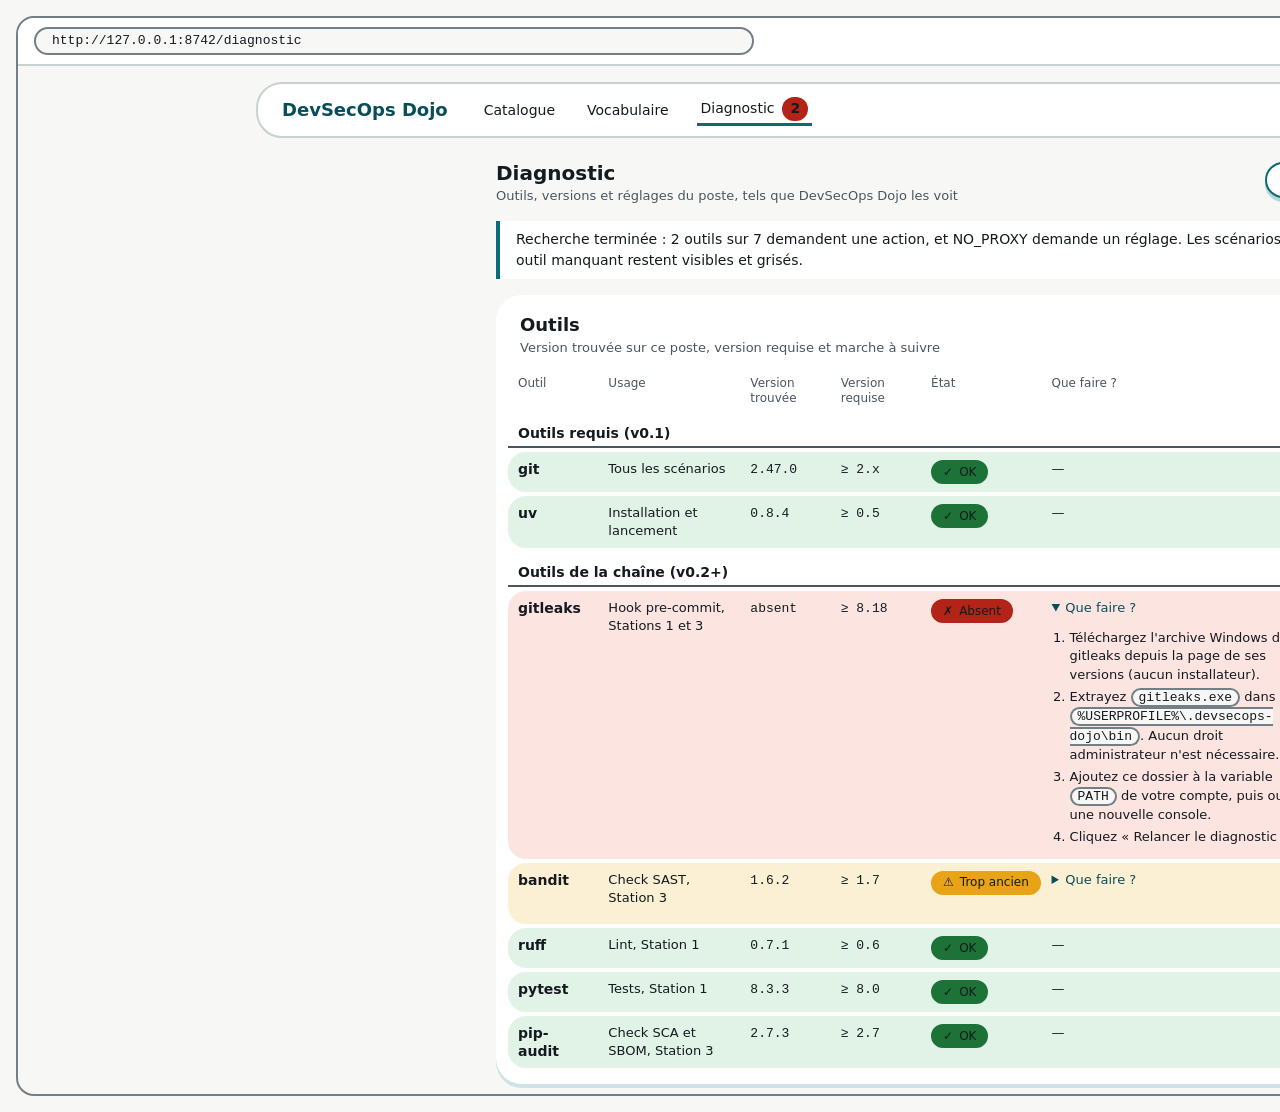
<file: _bmad-output/planning-artifacts/ux-designs/ux-devsecops-dojo-2026-10-18/.working/key-diagnostic.html>
<!doctype html>
<html lang="fr">
<head>
<meta charset="utf-8">
<meta name="viewport" content="width=device-width, initial-scale=1">
<title>Diagnostic - DevSecOps Dojo</title>
<style>
/*
  Maquette : page Diagnostic (FR-19), cas de Camille derriere un proxy. Illustre les spines, sans les remplacer.
  EXPERIENCE.md : Information Architecture (en-tete site-nav, pages annexes 960 px sans pois) ;
    Component Patterns (site-nav, diagnostic-row, diagnostic-badge) ; State Patterns > Outil manquant ;
    Accessibility Floor > Champs (pastille nommee, tableaux avec th, jamais la couleur seule) ;
    Diagnostic (tableau groupe par jalon, etats en mots + icone, « Que faire ? » depliable, section Proxy,
    « Continuer vers le catalogue ») ; Flow 3 (etapes 4 et 5).
  DESIGN.md : Colors (etats, deux jaunes), Typography, Layout & Spacing, Elevation & Depth ;
    Components > Catalogue, diagnostic, exports (diagnostic-badge) ; diagnostic-row ; button-primary ; button-secondary.
  Theme : variables sur :root ; sombre par prefers-color-scheme ET case « Theme sombre » (:has, sans JS).
*/
:root{
  --primary:#0B6B78;--primary-deep:#084E58;--primary-soft:#DCEFF1;--accent:#1D7337;--accent-soft:#E1F2E6;
  --ink:#141A1F;--ink-soft:#4B5560;--muted:#737E85;--line:#C9D1D3;--surface:#F7F8F6;--surface-raised:#FFFFFF;
  --warning:#E8A317;--danger:#B42318;--on-primary:#FFFFFF;--relief:#CFE3E6;--relief-active:#B8D6DB;
  --on-vivid:#141A1F;--warning-soft:#FCF0D4;--danger-soft:#FCE4E1;--ink-fill:#141A1F;--ink-fill-edge:#141A1F;--on-ink:#FFFFFF;
  --neutral-soft:#EFEFF4;--harness:#B8327A;--harness-soft:#FBE7F1;--context:#0F7B6C;
}
@media (prefers-color-scheme:dark){:root{
  --primary:#4FC1CF;--primary-deep:#86D8E2;--primary-soft:#123339;--accent-soft:#3A2415;
  --ink:#E7ECEE;--ink-soft:#A2AFB7;--line:#56605F;--surface:#0E1316;--surface-raised:#161D21;
  --danger:#F28B82;--on-primary:#052227;--relief:#1B3A40;--relief-active:#24505A;
  --warning-soft:#3A2E10;--danger-soft:#3B1A17;--ink-fill:#1B4A52;--ink-fill-edge:#4FC1CF;
  --neutral-soft:#26252F;--harness:#E8639F;--harness-soft:#3A1A2B;--context:#2FB8A3;
}}
:root:has(#dark-toggle:checked){
  --primary:#4FC1CF;--primary-deep:#86D8E2;--primary-soft:#123339;--accent-soft:#3A2415;
  --ink:#E7ECEE;--ink-soft:#A2AFB7;--line:#56605F;--surface:#0E1316;--surface-raised:#161D21;
  --danger:#F28B82;--on-primary:#052227;--relief:#1B3A40;--relief-active:#24505A;
  --warning-soft:#3A2E10;--danger-soft:#3B1A17;--ink-fill:#1B4A52;--ink-fill-edge:#4FC1CF;
  --neutral-soft:#26252F;--harness:#E8639F;--harness-soft:#3A1A2B;--context:#2FB8A3;
}
*{box-sizing:border-box}
body{margin:0;padding:16px;background:var(--surface);color:var(--ink);font:400 14px/1.5 "Atkinson Hyperlegible",system-ui,"Segoe UI",sans-serif}
h1,h2,h3,.fred{font-family:Fredoka,system-ui,"Segoe UI",sans-serif;margin:0}
code,.mono{font:400 13px/1.5 "JetBrains Mono","Cascadia Mono",Consolas,ui-monospace,monospace}
code{background:var(--surface);border:2px solid var(--muted);border-radius:12px;padding:0 6px}
a{color:var(--primary)}
:focus-visible{outline:2px solid var(--primary);outline-offset:2px}
.frame{width:1920px;height:1080px;border:2px solid var(--muted);border-radius:18px;overflow:hidden;display:flex;flex-direction:column;background:var(--surface)}
.chrome{display:flex;align-items:center;gap:16px;height:48px;padding:0 16px;background:var(--surface-raised);border-bottom:2px solid var(--line);flex:none}
.url{flex:1;max-width:720px;border:2px solid var(--muted);border-radius:9999px;padding:2px 16px;font:400 13px/1.5 "JetBrains Mono","Cascadia Mono",Consolas,ui-monospace,monospace;background:var(--surface)}
.toggle{margin-left:auto;display:inline-flex;align-items:center;gap:8px;min-height:32px;font:500 12px/1.2 Fredoka,system-ui,sans-serif;cursor:pointer}
.toggle input{width:20px;height:20px;accent-color:var(--primary)}
.viewport{flex:1;overflow:auto;padding:16px 24px 32px}
.site-nav{display:flex;align-items:center;gap:24px;height:56px;padding:0 24px;background:var(--surface-raised);border:2px solid var(--line);border-radius:26px;max-width:1440px;margin:0 auto 24px}
.brand{font:600 18px/1.15 Fredoka,system-ui,sans-serif;color:var(--primary-deep);margin-right:8px}
.site-nav a,.site-nav .btn-lite{display:inline-flex;align-items:center;gap:8px;min-height:32px;color:var(--ink);text-decoration:none;font:500 14px/1.2 Fredoka,system-ui,sans-serif;padding:0 4px}
.site-nav a[aria-current="page"]{border-bottom:3px solid var(--primary)}
.site-nav .right{margin-left:auto}
.btn-lite{background:none;border:2px solid var(--muted);border-radius:18px;padding:0 12px!important;color:var(--ink)}
.badge-diag{display:inline-flex;align-items:center;justify-content:center;min-width:24px;height:24px;padding:0 8px;border-radius:9999px;background:var(--danger);color:var(--on-vivid);font:600 14px/1.2 Fredoka,system-ui,sans-serif}
.pane-title{font:600 18px/1.15 Fredoka,system-ui,sans-serif}
.pane-subtitle{font:400 13px/1.3 "Atkinson Hyperlegible",system-ui,sans-serif;color:var(--ink-soft);margin:4px 0 0}
.btn{display:inline-flex;align-items:center;justify-content:center;gap:8px;min-height:36px;padding:0 16px;border-radius:18px;font:500 14px/1.2 Fredoka,system-ui,sans-serif;text-decoration:none;cursor:pointer}
.btn-primary{background:var(--primary);color:var(--on-primary);border:2px solid var(--primary);box-shadow:0 4px 0 var(--primary-deep)}
.btn-secondary{background:var(--surface-raised);color:var(--primary);border:2px solid var(--primary);box-shadow:0 4px 0 var(--relief-active)}
.pill{display:inline-flex;align-items:center;gap:6px;min-height:24px;padding:0 10px;border-radius:9999px;border:2px solid var(--line);background:var(--surface);color:var(--ink);font:500 12px/1.2 Fredoka,system-ui,sans-serif;white-space:nowrap}
.pill.ok{background:var(--accent);color:var(--on-vivid);border-color:var(--accent)}
.pill.warn{background:var(--warning);color:var(--on-vivid);border-color:var(--warning)}
.pill.fail{background:var(--danger);color:var(--on-vivid);border-color:var(--danger)}
.annex{max-width:960px;margin:0 auto}
.annex>header{margin-bottom:16px;display:flex;align-items:flex-start;gap:16px}
.annex>header .grow{flex:1}
.annex h1{font-size:20px;line-height:1.1}
.summary{margin:0 0 16px;padding:8px 16px;border-left:4px solid var(--primary);background:var(--surface-raised);border-radius:0 18px 18px 0;font-size:14px}
.pane{background:var(--surface-raised);border-radius:26px;box-shadow:0 4px 0 var(--relief);padding:12px;margin-bottom:24px}
.pane>h2{font:600 18px/1.15 Fredoka,system-ui,sans-serif;padding:8px 12px 0}
.pane>.pane-subtitle{padding:0 12px 8px}
table{width:100%;border-collapse:separate;border-spacing:0 4px;table-layout:fixed}
th,td{text-align:left;vertical-align:top;padding:8px 10px;font-size:13px;line-height:1.4}
thead th{font:500 12px/1.2 Fredoka,system-ui,sans-serif;color:var(--ink-soft);padding-bottom:4px}
th.grp{font:600 14px/1.2 Fredoka,system-ui,sans-serif;color:var(--ink);padding:12px 10px 4px;border-bottom:2px solid var(--ink-soft)}
tr.ok td,tr.ok th{background:var(--accent-soft)}
tr.warn td,tr.warn th{background:var(--warning-soft)}
tr.fail td,tr.fail th{background:var(--danger-soft)}
tbody tr.ok>:first-child,tbody tr.warn>:first-child,tbody tr.fail>:first-child{border-radius:18px 0 0 18px}
tbody tr.ok>:last-child,tbody tr.warn>:last-child,tbody tr.fail>:last-child{border-radius:0 18px 18px 0}
tbody th[scope=row]{font:600 14px/1.3 Fredoka,system-ui,sans-serif}
td .sub{display:block;color:var(--ink-soft);font-size:12px;font-weight:400}
td.num{font:600 14px/1.2 Fredoka,system-ui,sans-serif}
summary{cursor:pointer;min-height:24px;font:500 13px/1.4 Fredoka,system-ui,sans-serif;color:var(--primary-deep)}
details ol{margin:6px 0 0;padding-left:18px}
details li{margin-bottom:4px}
details p{margin:6px 0 0}
.foot{display:flex;align-items:center;gap:16px;margin-top:8px}
.foot p{margin:0;color:var(--ink-soft)}
</style>
</head>
<body>
<div class="frame">
  <div class="chrome">
    <span class="url">http://127.0.0.1:8742/diagnostic</span>
    <label class="toggle"><input type="checkbox" id="dark-toggle"> Thème sombre</label>
  </div>
  <div class="viewport">
    <header class="site-nav">
      <span class="brand">DevSecOps Dojo</span>
      <a href="#">Catalogue</a>
      <a href="#">Vocabulaire</a>
      <a href="#" aria-current="page" aria-label="Diagnostic, 2 outils absents ou trop anciens">Diagnostic <span class="badge-diag" aria-hidden="true">2</span></a>
      <span class="right btn-lite">Affichage ▾</span>
    </header>

    <main class="annex">
      <header>
        <div class="grow">
          <h1 class="pane-title">Diagnostic</h1>
          <p class="pane-subtitle">Outils, versions et réglages du poste, tels que DevSecOps Dojo les voit</p>
        </div>
        <a class="btn btn-secondary" href="#">Relancer le diagnostic</a>
      </header>
      <p class="summary" role="status">Recherche terminée : 2 outils sur 7 demandent une action, et NO_PROXY demande un réglage. Les scénarios qui dépendent d'un outil manquant restent visibles et grisés.</p>

      <section class="pane" aria-labelledby="h-outils">
        <h2 id="h-outils">Outils</h2>
        <p class="pane-subtitle">Version trouvée sur ce poste, version requise et marche à suivre</p>
        <table>
          <colgroup><col style="width:84px"><col style="width:132px"><col style="width:84px"><col style="width:84px"><col style="width:112px"><col style="width:270px"><col style="width:104px"></colgroup>
          <thead><tr><th scope="col">Outil</th><th scope="col">Usage</th><th scope="col">Version trouvée</th><th scope="col">Version requise</th><th scope="col">État</th><th scope="col">Que faire ?</th><th scope="col">Scénarios indisponibles</th></tr></thead>
          <tbody>
            <tr><th scope="colgroup" colspan="7" class="grp">Outils requis (v0.1)</th></tr>
            <tr class="ok"><th scope="row">git</th><td>Tous les scénarios</td><td class="mono">2.47.0</td><td class="mono">≥ 2.x</td><td><span class="pill ok"><span aria-hidden="true">✓</span> OK</span></td><td>—</td><td class="num">0</td></tr>
            <tr class="ok"><th scope="row">uv</th><td>Installation et lancement</td><td class="mono">0.8.4</td><td class="mono">≥ 0.5</td><td><span class="pill ok"><span aria-hidden="true">✓</span> OK</span></td><td>—</td><td class="num">0</td></tr>
            <tr><th scope="colgroup" colspan="7" class="grp">Outils de la chaîne (v0.2+)</th></tr>
            <tr class="fail"><th scope="row">gitleaks</th><td>Hook pre-commit, Stations 1 et 3</td><td class="mono">absent</td><td class="mono">≥ 8.18</td><td><span class="pill fail"><span aria-hidden="true">✗</span> Absent</span></td>
              <td><details open><summary>Que faire ?</summary>
                <ol>
                  <li>Téléchargez l'archive Windows de gitleaks depuis la page de ses versions (aucun installateur).</li>
                  <li>Extrayez <code>gitleaks.exe</code> dans <code>%USERPROFILE%\.devsecops-dojo\bin</code>. Aucun droit administrateur n'est nécessaire.</li>
                  <li>Ajoutez ce dossier à la variable <code>PATH</code> de votre compte, puis ouvrez une nouvelle console.</li>
                  <li>Cliquez « Relancer le diagnostic ».</li>
                </ol></details></td>
              <td class="num">2<span class="sub">Hook pre-commit ; clé d'API en dur</span></td></tr>
            <tr class="warn"><th scope="row">bandit</th><td>Check SAST, Station 3</td><td class="mono">1.6.2</td><td class="mono">≥ 1.7</td><td><span class="pill warn"><span aria-hidden="true">⚠</span> Trop ancien</span></td>
              <td><details><summary>Que faire ?</summary><p>Mettez bandit à jour : <code>uv tool upgrade bandit</code>.</p></details></td>
              <td class="num">1<span class="sub">Code vulnérable</span></td></tr>
            <tr class="ok"><th scope="row">ruff</th><td>Lint, Station 1</td><td class="mono">0.7.1</td><td class="mono">≥ 0.6</td><td><span class="pill ok"><span aria-hidden="true">✓</span> OK</span></td><td>—</td><td class="num">0</td></tr>
            <tr class="ok"><th scope="row">pytest</th><td>Tests, Station 1</td><td class="mono">8.3.3</td><td class="mono">≥ 8.0</td><td><span class="pill ok"><span aria-hidden="true">✓</span> OK</span></td><td>—</td><td class="num">0</td></tr>
            <tr class="ok"><th scope="row">pip-audit</th><td>Check SCA et SBOM, Station 3</td><td class="mono">2.7.3</td><td class="mono">≥ 2.7</td><td><span class="pill ok"><span aria-hidden="true">✓</span> OK</span></td><td>—</td><td class="num">0</td></tr>
          </tbody>
        </table>
      </section>

      <section class="pane" aria-labelledby="h-proxy">
        <h2 id="h-proxy">Proxy</h2>
        <p class="pane-subtitle">Ce que le poste déclare, et ce qui manque pour atteindre l'application en local</p>
        <table>
          <colgroup><col style="width:140px"><col style="width:216px"><col style="width:130px"><col></colgroup>
          <thead><tr><th scope="col">Réglage</th><th scope="col">Valeur détectée</th><th scope="col">État</th><th scope="col">Que faire ?</th></tr></thead>
          <tbody>
            <tr class="ok"><th scope="row" class="mono">HTTPS_PROXY</th><td class="mono">http://proxy.****.fr:8080</td><td><span class="pill ok"><span aria-hidden="true">✓</span> Détecté</span></td><td>Rien à faire. L'installation et les mises à jour passent par ce proxy.</td></tr>
            <tr class="warn"><th scope="row" class="mono">NO_PROXY</th><td class="mono">*.intra.exemple.fr</td><td><span class="pill warn"><span aria-hidden="true">⚠</span> À compléter</span></td>
              <td><details open><summary>Que faire ?</summary>
                <p>Le navigateur envoie <code>127.0.0.1</code> au proxy et n'atteint pas l'application. Ajoutez <code>localhost</code> et <code>127.0.0.1</code> :</p>
                <p><code>setx NO_PROXY "*.intra.exemple.fr,localhost,127.0.0.1"</code></p>
                <p>Ouvrez ensuite une nouvelle console et relancez le diagnostic.</p></details></td></tr>
            <tr class="ok"><th scope="row" class="mono">UV_SYSTEM_CERTS</th><td class="mono">true</td><td><span class="pill ok"><span aria-hidden="true">✓</span> OK</span></td><td>uv utilise les certificats du système, donc ceux de votre proxy.</td></tr>
          </tbody>
        </table>
      </section>

      <div class="foot">
        <a class="btn btn-primary" href="#">Continuer vers le catalogue</a>
        <p>gitleaks et bandit n'empêchent pas d'ouvrir le catalogue : seuls leurs 3 scénarios sont grisés.</p>
      </div>
    </main>
  </div>
</div>
</body>
</html>
</file>
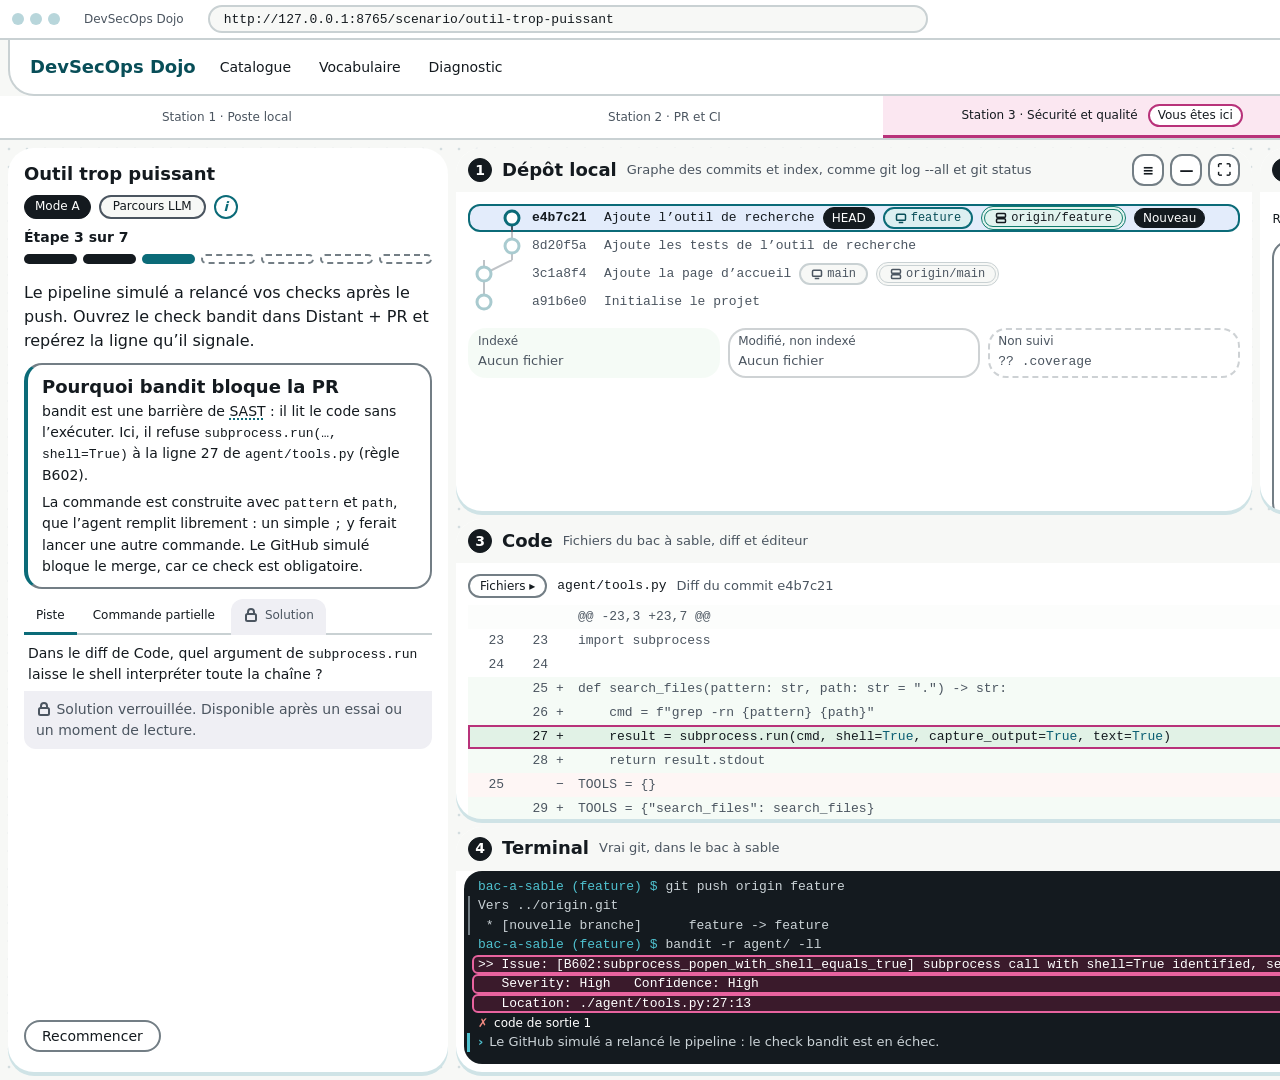
<file: _bmad-output/planning-artifacts/ux-designs/ux-devsecops-dojo-2026-10-18/.working/key-espace-travail.html>
<!doctype html>
<html lang="fr">
<head>
<meta charset="utf-8">
<meta name="viewport" content="width=1920">
<title>Espace de travail v0.2</title>
<style>
/*
  Maquette key-espace-travail : espace de travail v0.2, disposition A, 1920x1080. Illustre, et ne remplace pas, les spines.
  DESIGN.md : Layout & Spacing (disposition A, bandeau chain-band 44 px, panneau 440 px) ; Elevation & Depth ; Shapes ;
    Colors (une couleur = un sens, états, terminal, code) ; Typography ; Components > Focus, liaison, sélection (link-state, focus-ring) ;
    Panneau Scénario (scenario-panel, mode-badge, path-badge, step-progress, hint-tabs) ; Terminal (terminal-prompt, -stderr, -exit-error, -app-message) ;
    Dépôt local (graph-commit, graph-edge, graph-head, graph-branch, graph-remote-ref, new-mark, staging-index) ;
    Code (diff-view) ; Distant + PR (pr-card, pr-check, review-log, merge-blocked) ; Chaîne et vocabulaire (chain-band, glossary-term).
  EXPERIENCE.md : Information Architecture > Disposition A et proportions ; Component Patterns ; Correspondances entre vues (ligne Check) ;
    State Patterns (PR bloquée, Synchro après commande) ; Accessibility Floor (graphe, terminal, indices) ; Key Flows > Flow 4 (UJ-3), étape 3.
  Correspondance montrée : check bandit focalisé -> commit e4b7c21, ligne 27 du diff, sortie du terminal, raison de merge-blocked ; le reste estompé (décors à 0,35, texte en ink-soft, sans opacité sur le texte).
*/
/* === Jetons : DESIGN.md (clair), puis sombre par prefers-color-scheme et par la case Thème sombre (:has, sans JS) === */
:root{--ui:'Atkinson Hyperlegible',system-ui,sans-serif;--display:Fredoka,system-ui,sans-serif;--mono:'JetBrains Mono','Cascadia Mono',Consolas,ui-monospace,monospace;--term-lit-fill:#3A1A2B;--term-lit-ring:#E8639F;
--primary:#0B6B78;--primary-deep:#084E58;--primary-soft:#DCEFF1;--accent:#1D7337;--accent-soft:#E1F2E6;--ink:#141A1F;--ink-soft:#4B5560;--muted:#737E85;--line:#C9D1D3;--surface:#F7F8F6;--surface-raised:#FFFFFF;--warning:#E8A317;--danger:#B42318;--on-primary:#FFFFFF;--relief:#CFE3E6;--relief-active:#B8D6DB;--dot:#D3DDDF;--hosting-boundary:#141A1F;--state-active:#1D7337;--state-ok:#1D7337;--state-blocked:#B42318;--state-error:#B42318;--state-unavailable:#737E85;--discipline-prompt:#0B6B78;--discipline-prompt-soft:#E3ECFB;--discipline-context:#0F7B6C;--discipline-context-soft:#E2F3EF;--discipline-harness:#B8327A;--discipline-harness-soft:#FBE7F1;--discipline-network:#E8A317;--discipline-network-soft:#FCF0D4;--discipline-neutral:#737E85;--discipline-neutral-soft:#EFEFF4;--on-ink:#FFFFFF;--on-ink-soft:#CBD3D7;--produced-soft:#E8EEF7;--json-key:#1E3A8A;--json-string:#7A3410;--json-literal:#0B5E73;--ink-fill:#141A1F;--ink-fill-edge:#141A1F;--on-discipline:#FFFFFF;--on-vivid:#141A1F;--warning-soft:#FCF0D4;--danger-soft:#FCE4E1;--logo-tile:#FFFFFF;--terminal-bg:#141A1F;--terminal-fg:#FFFFFF;--terminal-fg-soft:#CBD3D7;--terminal-accent:#4FC1CF;--terminal-danger:#F28B82;--terminal-rule:#737E85;--focus-on-ink:#FFFFFF;
}
@media (prefers-color-scheme: dark){:root{
--primary:#4FC1CF;--primary-deep:#86D8E2;--primary-soft:#123339;--accent:#1D7337;--accent-soft:#3A2415;--ink:#E7ECEE;--ink-soft:#A2AFB7;--muted:#737E85;--line:#56605F;--surface:#0E1316;--surface-raised:#161D21;--warning:#E8A317;--danger:#F28B82;--on-primary:#052227;--relief:#1B3A40;--relief-active:#24505A;--dot:#252F34;--hosting-boundary:#E7ECEE;--state-active:#1D7337;--state-ok:#1D7337;--state-blocked:#F28B82;--state-error:#F28B82;--state-unavailable:#737E85;--discipline-prompt:#4FC1CF;--discipline-prompt-soft:#1A2742;--discipline-context:#2FB8A3;--discipline-context-soft:#12302B;--discipline-harness:#E8639F;--discipline-harness-soft:#3A1A2B;--discipline-network:#F2C14E;--discipline-network-soft:#3A2E10;--discipline-neutral:#737E85;--discipline-neutral-soft:#26252F;--on-ink:#FFFFFF;--on-ink-soft:#CBD3D7;--produced-soft:#1A2335;--json-key:#9DBBFF;--json-string:#F2A77E;--json-literal:#6FD3E3;--ink-fill:#1B4A52;--ink-fill-edge:#4FC1CF;--on-discipline:#052227;--on-vivid:#141A1F;--warning-soft:#3A2E10;--danger-soft:#3B1A17;--logo-tile:#FFFFFF;--terminal-bg:#0E1316;--terminal-fg:#E7ECEE;--terminal-fg-soft:#CBD3D7;--terminal-accent:#4FC1CF;--terminal-danger:#F28B82;--terminal-rule:#737E85;--focus-on-ink:#FFFFFF;
}}
:root:has(#theme-dark:checked){
--primary:#4FC1CF;--primary-deep:#86D8E2;--primary-soft:#123339;--accent:#1D7337;--accent-soft:#3A2415;--ink:#E7ECEE;--ink-soft:#A2AFB7;--muted:#737E85;--line:#56605F;--surface:#0E1316;--surface-raised:#161D21;--warning:#E8A317;--danger:#F28B82;--on-primary:#052227;--relief:#1B3A40;--relief-active:#24505A;--dot:#252F34;--hosting-boundary:#E7ECEE;--state-active:#1D7337;--state-ok:#1D7337;--state-blocked:#F28B82;--state-error:#F28B82;--state-unavailable:#737E85;--discipline-prompt:#4FC1CF;--discipline-prompt-soft:#1A2742;--discipline-context:#2FB8A3;--discipline-context-soft:#12302B;--discipline-harness:#E8639F;--discipline-harness-soft:#3A1A2B;--discipline-network:#F2C14E;--discipline-network-soft:#3A2E10;--discipline-neutral:#737E85;--discipline-neutral-soft:#26252F;--on-ink:#FFFFFF;--on-ink-soft:#CBD3D7;--produced-soft:#1A2335;--json-key:#9DBBFF;--json-string:#F2A77E;--json-literal:#6FD3E3;--ink-fill:#1B4A52;--ink-fill-edge:#4FC1CF;--on-discipline:#052227;--on-vivid:#141A1F;--warning-soft:#3A2E10;--danger-soft:#3B1A17;--logo-tile:#FFFFFF;--terminal-bg:#0E1316;--terminal-fg:#E7ECEE;--terminal-fg-soft:#CBD3D7;--terminal-accent:#4FC1CF;--terminal-danger:#F28B82;--terminal-rule:#737E85;--focus-on-ink:#FFFFFF;
}

/* === Base commune (composants de DESIGN.md > Components) === */
*{box-sizing:border-box}
html{background:var(--surface)}
body{margin:0;min-width:1920px;background:var(--surface);color:var(--ink);font:400 14px/1.5 var(--ui)}
button,input{font:inherit;color:inherit}
button{cursor:default}
h1,h2,h3,p,ul,ol{margin:0;padding:0}
ul,ol{list-style:none}
code,.mono{font-family:var(--mono);font-size:13px;line-height:1.5}
:focus-visible{outline:2px solid var(--primary);outline-offset:2px}
.sr{position:absolute;width:1px;height:1px;overflow:hidden;clip:rect(0 0 0 0);white-space:nowrap}
.cap{width:1920px;padding:16px 16px 8px;font:600 18px/1.3 var(--display);color:var(--ink)}
.cap span{font:400 13px/1.4 var(--ui);color:var(--ink-soft);margin-left:12px}

/* Etats : un fond/trait "decor" estompable sans toucher au texte (DESIGN > Focus, liaison) */
.bg{position:relative;isolation:isolate}
.bg::before{content:"";position:absolute;inset:0;border-radius:inherit;background:var(--fill,transparent);border:var(--bw,0) var(--bs,solid) var(--bc,transparent);opacity:var(--decor,1);z-index:-1;pointer-events:none}
.dim{--decor:.35;color:var(--ink-soft)}
.lit{--bw:2px;--bc:var(--discipline-harness)}
.lit-prompt{--bw:2px;--bc:var(--discipline-prompt);--fill:var(--discipline-prompt-soft)}
.lit-harness-fill{--fill:var(--discipline-harness-soft)}

/* Cadre de navigateur 1920x1080 */
.frame{width:1920px;height:1080px;display:grid;grid-template-rows:40px minmax(0,1fr);overflow:hidden;background:var(--surface);color:var(--ink)}
.chrome{display:flex;align-items:center;gap:12px;padding:0 12px;background:var(--surface-raised);border-bottom:2px solid var(--line)}
.chrome .lights{display:flex;gap:6px}
.chrome .lights i{width:12px;height:12px;border-radius:50%;background:var(--relief-active)}
.chrome .tabname{font:500 12px/1.2 var(--display);color:var(--ink-soft);padding:0 12px}
.addr{flex:0 1 720px;height:28px;display:flex;align-items:center;padding:0 14px;border:2px solid var(--line);border-radius:9999px;background:var(--surface);font:400 13px/1 var(--mono);color:var(--ink)}
.theme{margin-left:auto;display:inline-flex;align-items:center;gap:8px;min-height:32px;padding:0 14px;border:2px solid var(--muted);border-radius:18px;background:var(--surface-raised);font:500 12px/1.2 var(--display)}
.theme input{width:18px;height:18px;margin:0;accent-color:var(--primary)}
.app{display:grid;min-height:0;grid-template-rows:56px minmax(0,1fr)}
.app.with-chain{grid-template-rows:56px 44px minmax(0,1fr)}

/* site-nav */
.nav{display:flex;align-items:center;gap:20px;height:56px;margin:0 8px;padding:0 20px;background:var(--surface-raised);border:2px solid var(--line);border-top:0;border-radius:0 0 26px 26px}
.brand{font:600 18px/1.15 var(--display);color:var(--primary-deep)}
.nav a{display:inline-flex;align-items:center;min-height:32px;padding:0 4px;color:var(--ink);text-decoration:none;font:400 14px/1.5 var(--ui)}
.nav .push{margin-left:auto}
.menu-btn{min-height:32px;padding:0 14px;border:2px solid var(--primary);border-radius:18px;background:var(--surface-raised);color:var(--primary);font:500 12px/1.2 var(--display)}

/* Boutons */
.btn{display:inline-flex;align-items:center;justify-content:center;gap:6px;min-height:32px;padding:4px 16px;border-radius:18px;border:0;font:500 14px/1.2 var(--display);margin-bottom:4px}
.btn-primary{background:var(--primary);color:var(--on-primary);box-shadow:0 4px 0 var(--primary-deep)}
.btn-sec{background:var(--surface-raised);color:var(--primary);border:2px solid var(--primary);box-shadow:0 4px 0 var(--relief-active)}
.btn-reset{background:var(--surface-raised);color:var(--ink);border:2px solid var(--muted)}
.btn-off,.btn[aria-disabled="true"]{background:var(--discipline-neutral-soft);color:var(--ink-soft);border:2px solid var(--muted);box-shadow:none}
.btn-armed{background:var(--primary);color:var(--on-primary);border:0;box-shadow:0 4px 0 var(--primary-deep)}
.btn-block{width:100%}

/* Vues (pane) */
.ws{display:grid;gap:8px;padding:8px;min-height:0;background-color:var(--surface);background-image:radial-gradient(var(--dot) 1.5px,transparent 1.6px);background-size:18px 18px}
.pane{display:flex;flex-direction:column;min-height:0;min-width:0;background:var(--surface-raised);border-radius:26px;box-shadow:0 4px 0 var(--relief);overflow:hidden}
.ph{display:flex;align-items:center;gap:10px;height:44px;padding:0 12px;background:var(--surface);flex:none}
.step{display:inline-flex;align-items:center;justify-content:center;width:24px;height:24px;border-radius:50%;background:var(--ink-fill);color:var(--on-ink);border:1px solid var(--ink-fill-edge);font:600 14px/1.2 var(--display);flex:none}
.pt{font:600 18px/1.15 var(--display);white-space:nowrap}
.pst{font:400 13px/1.3 var(--ui);color:var(--ink-soft);white-space:nowrap;overflow:hidden;text-overflow:ellipsis;min-width:0}
.pctl{margin-left:auto;display:flex;gap:6px;flex:none}
.pctl button{width:32px;height:32px;border:2px solid var(--muted);border-radius:12px;background:var(--surface-raised);font:600 14px/1 var(--display)}
.pb{flex:1;min-height:0;overflow:auto;padding:12px}
.chip{display:inline-flex;align-items:center;min-height:32px;padding:0 14px;border:2px dashed var(--primary);border-radius:9999px;background:var(--primary-soft);color:var(--primary);font:500 12px/1.2 var(--display)}
.chips{display:flex;gap:8px;align-items:center}

/* Bandeau de la chaine */
.chain{display:flex;align-items:stretch;height:44px;margin:0;padding:0 8px;background:var(--surface-raised);border-bottom:2px solid var(--line)}
.stn{flex:1;display:flex;align-items:center;justify-content:center;gap:10px;font:500 12px/1.2 var(--display);color:var(--ink-soft);border:0;background:transparent}
.stn.cur{background:var(--discipline-harness-soft);border-bottom:3px solid var(--discipline-harness);color:var(--ink)}
.stn .here{padding:2px 8px;border-radius:9999px;background:var(--surface-raised);border:2px solid var(--discipline-harness);color:var(--ink);font:500 12px/1.2 var(--display)}
.boundary{display:flex;align-items:center;gap:6px;padding:0 10px;border-left:2px solid var(--hosting-boundary);border-right:2px solid var(--hosting-boundary);font:600 12px/1.2 var(--display);color:var(--ink)}
.chain .menu-btn{align-self:center;margin-left:10px}

/* Panneau Scenario */
.panel{display:flex;flex-direction:column;gap:10px;min-height:0;padding:16px;background:var(--surface-raised);border-radius:26px;box-shadow:0 4px 0 var(--relief);overflow:auto}
.panel h2{font:600 18px/1.15 var(--display)}
.badges{display:flex;align-items:center;gap:8px;flex-wrap:wrap}
.mode{display:inline-flex;align-items:center;min-height:24px;padding:0 10px;border-radius:12px;background:var(--ink-fill);color:var(--on-ink);border:1px solid var(--ink-fill-edge);font:500 12px/1.2 var(--display)}
.path{display:inline-flex;align-items:center;min-height:24px;padding:0 12px;border-radius:9999px;background:var(--surface);color:var(--ink);border:2px solid var(--ink-soft);font:500 12px/1.2 var(--display)}
.ibtn{display:inline-flex;align-items:center;justify-content:center;width:24px;height:24px;border-radius:50%;border:2px solid var(--primary);background:transparent;color:var(--primary);font:italic 600 13px/1 var(--display)}
.prog{display:flex;flex-direction:column;gap:2px}
.prog .n{font:600 14px/1.2 var(--display)}
.segs{display:flex;gap:6px}
.seg{flex:1;height:24px;display:flex;align-items:center;border:0;background:transparent;padding:0}
.seg i{display:block;width:100%;height:10px;border-radius:9999px}
.seg.done i{background:var(--ink)}
.seg.cur i{background:var(--primary)}
.seg.next i{border:2px dashed var(--muted)}
.consigne{font:400 16px/1.5 var(--ui)}
.explain{border:2px solid var(--muted);border-left:4px solid var(--primary);border-radius:18px;padding:10px 14px;background:var(--surface-raised)}
.explain h3{font:600 18px/1.3 var(--display);margin-bottom:2px}
.explain p{font:400 14px/1.5 var(--ui)}
.explain p+p{margin-top:6px}
.gt{text-decoration:underline dotted 2px var(--primary);text-underline-offset:3px}
.qlabel{font:600 14px/1.2 var(--display)}

/* hint-tabs */
.tabs{display:flex;gap:4px;border-bottom:2px solid var(--line)}
.tab{min-height:36px;padding:0 12px;border:0;background:transparent;font:500 12px/1.2 var(--display);color:var(--ink);display:inline-flex;align-items:center;gap:6px;border-bottom:3px solid transparent;margin-bottom:-2px}
.tab.on{border-bottom-color:var(--primary)}
.tab.lock{background:var(--discipline-neutral-soft);color:var(--ink-soft);border-radius:12px 12px 0 0}
.hint{padding:8px 4px;font:400 14px/1.5 var(--ui)}
.hint.lockmsg{background:var(--discipline-neutral-soft);color:var(--ink-soft);border-radius:0 0 12px 12px;padding:8px 12px;margin-top:-2px}
.ico{width:16px;height:16px;flex:none;vertical-align:-3px}

/* Etats de check, pastilles, tags */
.tag-ink{display:inline-flex;align-items:center;padding:0 8px;min-height:20px;border-radius:12px;background:var(--ink-fill);color:var(--on-ink);border:1px solid var(--ink-fill-edge);font:500 12px/1.2 var(--display)}
.tag-dash{display:inline-flex;align-items:center;padding:0 8px;min-height:20px;border-radius:12px;border:2px dashed var(--muted);color:var(--ink-soft);background:var(--surface);font:500 12px/1.2 var(--display)}
.chk{display:flex;align-items:center;gap:8px;min-height:28px;padding:2px 12px;border-radius:18px;--fill:var(--surface);font:400 13px/1.4 var(--ui)}
.chk.ok{--fill:var(--accent-soft)}
.chk.fail{--fill:var(--danger-soft)}
.chk.run{--fill:var(--primary-soft)}
.chk .g{font:700 14px/1 var(--ui);width:14px;text-align:center}
.chk .dur{margin-left:auto;color:var(--ink-soft)}
.dot{display:inline-block;width:10px;height:10px;border-radius:50%;background:var(--state-active);border:2px solid var(--ink)}
.pill{display:inline-flex;align-items:center;gap:6px;min-height:22px;padding:0 10px;border-radius:9999px;background:var(--surface);border:2px solid var(--line);font:500 12px/1.2 var(--display)}

/* Graphe */
.gr{display:grid;grid-template-columns:64px 72px minmax(0,1fr);align-items:center;height:28px;border-radius:12px;font:400 13px/1.4 var(--mono)}
.gr .sha{font:400 13px/1.4 var(--mono)}
.gr .msg{display:flex;align-items:center;gap:8px;min-width:0;white-space:nowrap;overflow:hidden}
.gr svg.lane{width:64px;height:28px;display:block}
.branch{display:inline-flex;align-items:center;gap:4px;height:22px;padding:0 10px;border-radius:9999px;background:var(--primary-soft);color:var(--primary-deep);border:2px solid var(--primary);font:500 12px/1.2 var(--mono)}
.rref{display:inline-flex;align-items:center;gap:4px;height:24px;padding:0 10px;border-radius:9999px;background:var(--discipline-context-soft);color:var(--ink);border:4px double var(--discipline-context);font:500 12px/1.2 var(--mono)}
.head{display:inline-flex;align-items:center;height:22px;padding:0 8px;border-radius:12px;background:var(--ink-fill);color:var(--on-ink);border:1px solid var(--ink-fill-edge);font:500 12px/1.2 var(--display)}
.new{display:inline-flex;align-items:center;height:20px;padding:0 8px;border-radius:12px;background:var(--ink-fill);color:var(--on-ink);border:1px solid var(--ink-fill-edge);font:500 12px/1.2 var(--display)}
.agent{display:inline-flex;align-items:center;height:20px;padding:0 8px;border-radius:9999px;background:var(--primary-soft);color:var(--primary-deep);font:500 12px/1.2 var(--display)}
.idx{display:grid;grid-template-columns:repeat(3,1fr);gap:8px}
.idx>div{border-radius:18px;padding:6px 10px;min-height:50px}
.idx .staged{--fill:var(--accent-soft)}
.idx .untracked{}
.idx b{display:block;font:500 12px/1.2 var(--display);margin-bottom:2px}
.idx .empty{font:400 13px/1.4 var(--ui);color:var(--ink-soft)}

/* Diff */
.diff{font:400 13px/24px var(--mono)}
.dl{display:grid;grid-template-columns:44px 44px 22px minmax(0,1fr);height:24px;align-items:center;white-space:pre}
.dl .ln{text-align:right;padding-right:8px;color:var(--ink-soft)}
.dl.add{--fill:var(--accent-soft)}
.dl.del{--fill:var(--danger-soft)}
.dl.hunk{--fill:var(--surface);color:var(--ink-soft)}
.k{color:var(--json-key)}.s{color:var(--json-string)}.l{color:var(--json-literal)}
.filebar{display:flex;align-items:center;gap:10px;min-height:30px;margin-bottom:4px}
.filebar .tree{min-height:24px;padding:0 10px;border:2px solid var(--muted);border-radius:12px;background:var(--surface-raised);font:500 12px/1.2 var(--display)}
.filebar .path-f{font:500 13px/1.4 var(--mono)}

/* Terminal */
.tpane .pb{padding:0 8px 8px}
.term{height:100%;overflow:auto;background:var(--terminal-bg);color:var(--terminal-fg);border-radius:18px;padding:6px 14px;font:400 13px/1.5 var(--mono)}
.tl{height:19.5px;white-space:pre;display:flex;align-items:center;gap:0}
.tl .pm{color:var(--terminal-accent);margin-right:8px}
.tl.err{color:var(--terminal-fg-soft);border-left:2px solid var(--terminal-rule);padding-left:8px;margin-left:-10px}
.tl.app{font:400 13px/1.4 var(--ui);color:var(--terminal-fg-soft);border-left:3px solid var(--terminal-accent);padding-left:8px;margin-left:-11px}
.tl.app b{color:var(--terminal-accent);margin-right:6px;font-weight:700}
.tl.exit{font:500 12px/1.2 var(--display);color:var(--terminal-fg)}
.tl.exit b{color:var(--terminal-danger);margin-right:6px}
.term .dim{color:var(--terminal-fg-soft)}
.term .tlit{--fill:var(--term-lit-fill);--bc:var(--term-lit-ring);--bw:2px;border-radius:6px;padding:0 6px;margin:0 -6px}
.term .tdim{padding:0 6px;margin:0 -6px}
.cursor{display:inline-block;width:8px;height:15px;background:var(--terminal-fg);margin-left:2px}

/* Page */
.ws{grid-template-columns:440px minmax(0,1fr)}
.col{display:grid;grid-template-rows:40fr 33fr 27fr;gap:8px;min-height:0}
.row-top{display:grid;grid-template-columns:55fr 45fr;gap:8px;min-height:0}
.dim svg.lane{opacity:.35}
.dim .branch,.dim .rref{background:var(--surface);border-color:var(--line);color:var(--ink-soft)}
.dim .k,.dim .s,.dim .l{color:inherit}
.dim .agent{background:var(--surface);color:var(--ink-soft)}
.gr.lit-prompt .sha{font-weight:700}
.refs{display:flex;align-items:center;gap:8px;margin-bottom:6px;min-height:30px}
.refs .lbl{font:500 12px/1.2 var(--display)}
.refs .rref{height:26px}
.pr{border:2px solid var(--muted);border-radius:18px;padding:6px 12px 8px;display:flex;flex-direction:column;gap:5px}
.pr-head{display:flex;align-items:center;gap:10px;min-height:32px}
.pr-head h3{font:600 18px/1.3 var(--display)}
.pr-head code{color:var(--ink)}
.pr-head .btn{margin:0 0 0 auto}
.failwrap{display:flex;flex-direction:column;gap:4px}
.faildetail{display:flex;align-items:center;gap:12px;padding:0 14px 0 34px;min-height:24px;font:400 13px/1.4 var(--ui)}
.faildetail a{color:var(--primary);text-decoration:underline;text-underline-offset:2px;font-family:var(--mono)}
.faildetail .lk{margin-left:auto;display:flex;gap:14px}
.chk.focus{outline:2px solid var(--primary);outline-offset:2px}
.blocked{display:flex;gap:12px;align-items:flex-start}
.blocked .btn{margin:0;flex:none}
.reasons li{display:flex;align-items:center;gap:8px;min-height:22px;padding:0 8px;font:400 13px/1.4 var(--ui);border-radius:12px}
.reasons li::before{content:"-";color:var(--ink-soft)}
.passes{display:flex;flex-wrap:wrap;gap:5px}
.passes .chk{padding:2px 12px;gap:8px;white-space:nowrap}
.passes .chk .dur{margin-left:6px}
.rv{display:flex;align-items:center;gap:12px;min-height:26px;border-left:2px solid var(--ink-soft);padding-left:10px;font:400 13px/1.4 var(--ui)}
.rv .cnt{margin-left:auto;font:600 14px/1.2 var(--display)}
.rv .cnt small{font:400 13px/1.4 var(--ui);color:var(--ink-soft);margin-left:6px}
</style>
</head>
<body>
<svg width="0" height="0" style="position:absolute" aria-hidden="true">
  <symbol id="i-poste" viewBox="0 0 16 16"><rect x="2" y="3" width="12" height="8" rx="1.5" fill="none" stroke="currentColor" stroke-width="2"/><path d="M5 14h6" stroke="currentColor" stroke-width="2"/></symbol>
  <symbol id="i-serveur" viewBox="0 0 16 16"><rect x="2" y="2" width="12" height="5" rx="1.5" fill="none" stroke="currentColor" stroke-width="2"/><rect x="2" y="9" width="12" height="5" rx="1.5" fill="none" stroke="currentColor" stroke-width="2"/></symbol>
  <symbol id="i-lock" viewBox="0 0 16 16"><rect x="3" y="7" width="10" height="7" rx="1.5" fill="none" stroke="currentColor" stroke-width="2"/><path d="M5 7V5a3 3 0 0 1 6 0v2" fill="none" stroke="currentColor" stroke-width="2"/></symbol>
</svg>

<div class="frame">
  <div class="chrome">
    <span class="lights" aria-hidden="true"><i></i><i></i><i></i></span>
    <span class="tabname">DevSecOps Dojo</span>
    <span class="addr">http://127.0.0.1:8765/scenario/outil-trop-puissant</span>
    <label class="theme"><input type="checkbox" id="theme-dark"> Thème sombre</label>
  </div>

  <div class="app with-chain">
    <header class="nav">
      <span class="brand">DevSecOps Dojo</span>
      <a href="#">Catalogue</a>
      <a href="#">Vocabulaire</a>
      <a href="#">Diagnostic</a>
      <button class="menu-btn push" aria-haspopup="menu">Volets ▾</button>
      <button class="menu-btn" aria-haspopup="menu">Affichage ▾</button>
    </header>

    <nav class="chain" aria-label="Carte de la chaîne">
      <span class="stn">Station 1 · Poste local</span>
      <span class="stn">Station 2 · PR et CI</span>
      <span class="stn cur" aria-current="step">Station 3 · Sécurité et qualité <span class="here">Vous êtes ici</span></span>
      <span class="boundary" aria-label="Frontière entre intégration continue et livraison continue">CI | CD</span>
      <span class="stn">Station 4 · Livraison</span>
      <button class="menu-btn" aria-expanded="false">Carte ▾</button>
    </nav>

    <main class="ws">
      <!-- Panneau Scénario -->
      <section class="panel" aria-label="Scénario">
        <h2>Outil trop puissant</h2>
        <div class="badges">
          <span class="mode">Mode A</span><span class="path">Parcours LLM</span>
          <button class="ibtn" aria-label="Qu’est-ce que le mode A et le parcours LLM ?">i</button>
        </div>
        <div class="prog">
          <span class="n">Étape 3 sur 7</span>
          <div class="segs">
            <button class="seg done" aria-label="Étape 1, faite"><i></i></button>
            <button class="seg done" aria-label="Étape 2, faite"><i></i></button>
            <span class="seg cur" aria-current="step"><i></i></span>
            <span class="seg next"><i></i></span><span class="seg next"><i></i></span><span class="seg next"><i></i></span><span class="seg next"><i></i></span>
          </div>
        </div>
        <p class="consigne">Le pipeline simulé a relancé vos checks après le push. Ouvrez le check bandit dans Distant + PR et repérez la ligne qu’il signale.</p>
        <div class="explain" role="region" aria-label="Explication de l’étape">
          <h3>Pourquoi bandit bloque la PR</h3>
          <p>bandit est une barrière de <span class="gt">SAST</span> : il lit le code sans l’exécuter. Ici, il refuse <code>subprocess.run(…, shell=True)</code> à la ligne 27 de <code>agent/tools.py</code> (règle B602).</p>
          <p>La commande est construite avec <code>pattern</code> et <code>path</code>, que l’agent remplit librement : un simple <code>;</code> y ferait lancer une autre commande. Le GitHub simulé bloque le merge, car ce check est obligatoire.</p>
        </div>
        <div>
          <div class="tabs" role="tablist" aria-label="Aide">
            <button class="tab on" role="tab" aria-selected="true">Piste</button>
            <button class="tab" role="tab" aria-selected="false">Commande partielle</button>
            <button class="tab lock" role="tab" aria-selected="false" aria-disabled="true" aria-describedby="sol-cond"><svg class="ico"><use href="#i-lock"/></svg>Solution</button>
          </div>
          <p class="hint">Dans le diff de Code, quel argument de <code>subprocess.run</code> laisse le shell interpréter toute la chaîne ?</p>
          <p class="hint lockmsg" id="sol-cond"><svg class="ico"><use href="#i-lock"/></svg> Solution verrouillée. Disponible après un essai ou un moment de lecture.</p>
        </div>
        <div style="margin-top:auto"><button class="btn btn-reset">Recommencer</button></div>
        <p class="sr" role="status">Commande terminée. Vues mises à jour : 1 branche distante, 1 PR. Étape 3 validée. 4 éléments liés au check bandit : commit e4b7c21, ligne 27 de agent/tools.py, sortie de bandit, raison de blocage du merge.</p>
      </section>

      <div class="col">
        <div class="row-top">
          <!-- 1. Dépôt local -->
          <section class="pane" aria-label="Dépôt local">
            <div class="ph"><span class="step">1</span><h2 class="pt">Dépôt local</h2><span class="pst">Graphe des commits et index, comme git log --all et git status</span>
              <span class="pctl"><button aria-label="Passer à la liste">≡</button><button aria-label="Masquer la vue">—</button><button aria-label="Agrandir la vue">⛶</button></span></div>
            <div class="pb">
              <div class="gr lit-prompt bg" style="--fill:var(--discipline-prompt-soft)">
                <svg class="lane" viewBox="0 0 64 28" aria-hidden="true"><path d="M44 14V28" stroke="var(--ink-soft)" stroke-width="2" fill="none"/><circle cx="44" cy="14" r="7" fill="var(--surface-raised)" stroke="var(--discipline-prompt)" stroke-width="3"/></svg>
                <span class="sha">e4b7c21</span>
                <span class="msg"><span>Ajoute l’outil de recherche</span><span class="head">HEAD</span><span class="branch"><svg class="ico" style="width:12px;height:12px"><use href="#i-poste"/></svg>feature</span><span class="rref"><svg class="ico" style="width:12px;height:12px"><use href="#i-serveur"/></svg>origin/feature</span><span class="new">Nouveau</span></span>
              </div>
              <div class="gr dim bg" style="--fill:transparent">
                <svg class="lane" viewBox="0 0 64 28" aria-hidden="true"><path d="M44 0V28" stroke="var(--ink-soft)" stroke-width="2" fill="none"/><circle cx="44" cy="14" r="7" fill="var(--surface-raised)" stroke="var(--discipline-prompt)" stroke-width="3"/></svg>
                <span class="sha">8d20f5a</span>
                <span class="msg"><span>Ajoute les tests de l’outil de recherche</span></span>
              </div>
              <div class="gr dim bg" style="--fill:transparent">
                <svg class="lane" viewBox="0 0 64 28" aria-hidden="true"><path d="M16 0V28M44 0L16 14" stroke="var(--ink-soft)" stroke-width="2" fill="none"/><circle cx="16" cy="14" r="7" fill="var(--surface-raised)" stroke="var(--discipline-prompt)" stroke-width="3"/></svg>
                <span class="sha">3c1a8f4</span>
                <span class="msg"><span>Ajoute la page d’accueil</span><span class="branch"><svg class="ico" style="width:12px;height:12px"><use href="#i-poste"/></svg>main</span><span class="rref"><svg class="ico" style="width:12px;height:12px"><use href="#i-serveur"/></svg>origin/main</span></span>
              </div>
              <div class="gr dim bg" style="--fill:transparent">
                <svg class="lane" viewBox="0 0 64 28" aria-hidden="true"><path d="M16 0V14" stroke="var(--ink-soft)" stroke-width="2" fill="none"/><circle cx="16" cy="14" r="7" fill="var(--surface-raised)" stroke="var(--discipline-prompt)" stroke-width="3"/></svg>
                <span class="sha">a91b6e0</span>
                <span class="msg"><span>Initialise le projet</span></span>
              </div>
              <div class="idx" style="margin-top:12px" role="group" aria-label="Index">
                <div class="staged dim bg"><b>Indexé</b><span class="empty">Aucun fichier</span></div>
                <div class="bg dim" style="--bw:2px;--bc:var(--muted)"><b>Modifié, non indexé</b><span class="empty">Aucun fichier</span></div>
                <div class="untracked bg dim" style="--bw:2px;--bc:var(--muted);--bs:dashed"><b>Non suivi</b><span class="mono">?? .coverage</span></div>
              </div>
            </div>
          </section>

          <!-- 2. Distant + PR -->
          <section class="pane" aria-label="Distant + PR">
            <div class="ph"><span class="step">2</span><h2 class="pt">Distant + PR</h2><span class="pst">Refs de origin et PR du GitHub simulé</span>
              <span class="pctl"><button aria-label="Masquer la vue">—</button><button aria-label="Agrandir la vue">⛶</button></span></div>
            <div class="pb">
              <div class="refs"><span class="lbl">Refs de origin</span>
                <span class="rref dim bg" style="--fill:var(--discipline-context-soft)"><svg class="ico" style="width:12px;height:12px"><use href="#i-serveur"/></svg>origin/main · 3c1a8f4</span>
                <span class="rref dim bg" style="--fill:var(--discipline-context-soft)"><svg class="ico" style="width:12px;height:12px"><use href="#i-serveur"/></svg>origin/feature · e4b7c21</span>
              </div>
              <article class="pr" aria-label="PR numéro 2">
                <div class="pr-head"><h3>PR n°2</h3><code>feature → main</code><span class="pill">Ouverte</span><span class="btn btn-off" aria-disabled="true" style="margin-left:auto">Merger</span></div>
                <div class="failwrap">
                  <div class="chk fail bg lit focus" tabindex="0"><span class="g">✗</span><code>bandit</code><span>Échec</span><span class="tag-ink">Obligatoire</span><span class="dur">3 s</span></div>
                  <div class="faildetail"><span>Sortie :</span><a href="#">agent/tools.py:27</a><span>règle <code>B602</code> shell=True</span><span class="lk"><a href="#" style="font-family:var(--ui)">Voir la sortie</a><a href="#" style="font-family:var(--ui)">Voir dans le pipeline</a></span></div>
                </div>
                <div class="blocked">
                  <ul class="reasons" aria-label="Raisons du blocage">
                    <li class="bg lit" style="--fill:var(--surface)">bandit est en échec (obligatoire)</li>
                    <li class="bg dim">Approbations : 0 sur 2</li>
                  </ul>
                </div>
                <div class="passes">
                  <div class="chk ok bg dim"><span class="g">✓</span><code>ruff</code><span>Réussi</span><span class="dur">2 s</span></div>
                  <div class="chk ok bg dim"><span class="g">✓</span><code>pytest</code><span>Réussi</span><span class="dur">5 s</span></div>
                  <div class="chk ok bg dim"><span class="g">✓</span><code>gitleaks</code><span>Réussi</span><span class="dur">3 s</span></div>
                  <div class="chk run bg dim"><span class="dot" aria-hidden="true"></span><code>pip-audit</code><span>En cours</span><span class="dur">4 s</span></div>
                  <div class="chk run bg dim"><span class="dot" aria-hidden="true"></span><code>quality gate</code><span>En cours</span><span class="dur">4 s</span></div>
                </div>
                <div class="rv bg dim"><span>Camille a demandé une revue · 14:51</span><span class="cnt">Approbations : 0 sur 2<small>2 approbations requises</small></span></div>
              </article>
            </div>
          </section>
        </div>

        <!-- 3. Code -->
        <section class="pane" aria-label="Code">
          <div class="ph"><span class="step">3</span><h2 class="pt">Code</h2><span class="pst">Fichiers du bac à sable, diff et éditeur</span>
            <span class="pctl"><button aria-label="Masquer la vue">—</button><button aria-label="Agrandir la vue">⛶</button></span></div>
          <div class="pb">
            <div class="filebar" style="margin-top:-4px"><button class="tree" aria-expanded="false">Fichiers ▸</button><span class="path-f">agent/tools.py</span><span class="pst">Diff du commit e4b7c21</span><button class="btn btn-sec" style="margin:0 0 0 auto;min-height:28px;padding:2px 14px">Ouvrir dans mon éditeur</button></div>
            <div class="diff" role="group" aria-label="Diff de agent/tools.py">
              <div class="dl hunk bg dim"><span class="ln"></span><span class="ln"></span><span></span><span>@@ -23,3 +23,7 @@</span></div>
              <div class="dl bg dim"><span class="ln">23</span><span class="ln">23</span><span></span><span><span class="k">import</span> subprocess</span></div>
              <div class="dl bg dim"><span class="ln">24</span><span class="ln">24</span><span></span><span></span></div>
              <div class="dl add bg dim"><span class="ln"></span><span class="ln">25</span><span>+</span><span><span class="k">def</span> search_files(pattern: str, path: str = <span class="s">"."</span>) -&gt; str:</span></div>
              <div class="dl add bg dim"><span class="ln"></span><span class="ln">26</span><span>+</span><span>    cmd = f<span class="s">"grep -rn {pattern} {path}"</span></span></div>
              <div class="dl add bg lit" tabindex="0"><span class="ln">&nbsp;</span><span class="ln" style="color:var(--ink)">27</span><span>+</span><span>    result = subprocess.run(cmd, shell=<span class="l">True</span>, capture_output=<span class="l">True</span>, text=<span class="l">True</span>)</span></div>
              <div class="dl add bg dim"><span class="ln"></span><span class="ln">28</span><span>+</span><span>    <span class="k">return</span> result.stdout</span></div>
              <div class="dl del bg dim"><span class="ln">25</span><span class="ln"></span><span>−</span><span>TOOLS = {}</span></div>
              <div class="dl add bg dim"><span class="ln"></span><span class="ln">29</span><span>+</span><span>TOOLS = {<span class="s">"search_files"</span>: search_files}</span></div>
            </div>
          </div>
        </section>

        <!-- 4. Terminal -->
        <section class="pane tpane" aria-label="Terminal">
          <div class="ph"><span class="step">4</span><h2 class="pt">Terminal</h2><span class="pst">Vrai git, dans le bac à sable</span>
            <span class="pctl"><button aria-label="Masquer la vue">—</button><button aria-label="Agrandir la vue">⛶</button></span></div>
          <div class="pb">
            <div class="term" role="log" aria-label="Terminal" tabindex="0">
              <div class="tl dim"><span class="pm">bac-a-sable (feature) $</span>git push origin feature</div>
              <div class="tl err dim"><span class="sr">erreur standard : </span>Vers ../origin.git</div>
              <div class="tl err dim"> * [nouvelle branche]      feature -&gt; feature</div>
              <div class="tl dim"><span class="pm">bac-a-sable (feature) $</span>bandit -r agent/ -ll</div>
              <div class="tl tlit bg" style="--fill:var(--term-lit-fill)">&gt;&gt; Issue: [B602:subprocess_popen_with_shell_equals_true] subprocess call with shell=True identified, security issue.</div>
              <div class="tl tlit bg" style="--fill:var(--term-lit-fill)">   Severity: High   Confidence: High</div>
              <div class="tl tlit bg" style="--fill:var(--term-lit-fill)">   Location: ./agent/tools.py:27:13</div>
              <div class="tl exit"><b>✗</b>code de sortie 1</div>
              <div class="tl app"><b>›</b>Le GitHub simulé a relancé le pipeline : le check bandit est en échec.</div>
            </div>
          </div>
        </section>
      </div>
    </main>
  </div>
</div>
</body>
</html>
</file>
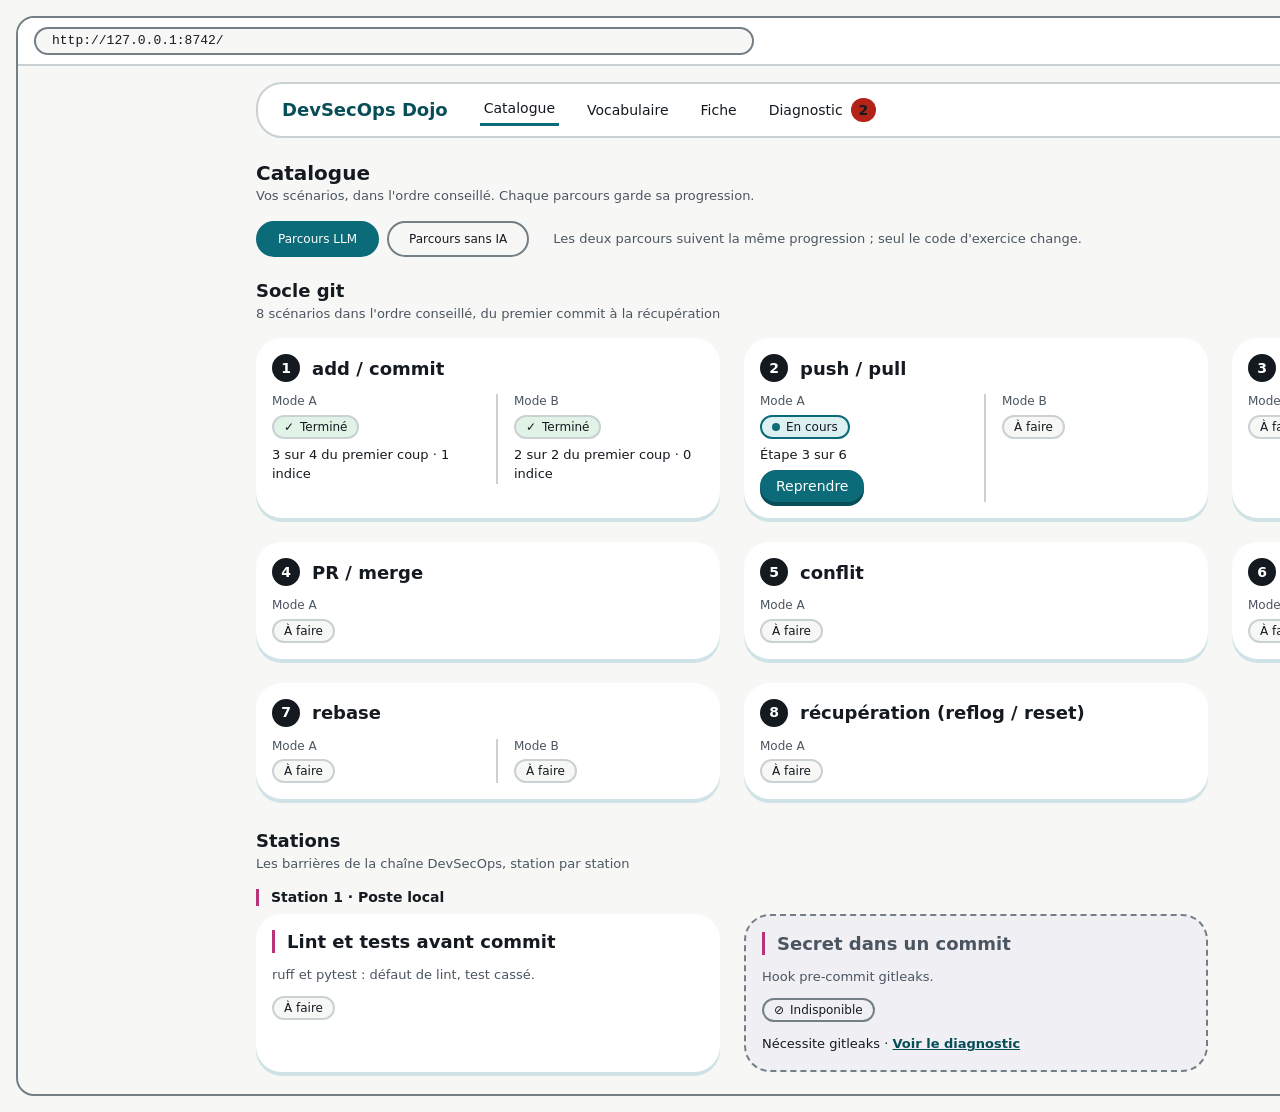
<file: _bmad-output/planning-artifacts/ux-designs/ux-devsecops-dojo-2026-10-18/mockups/catalogue.html>
<!doctype html>
<html lang="fr">
<head>
<meta charset="utf-8">
<meta name="viewport" content="width=device-width, initial-scale=1">
<title>Catalogue - DevSecOps Dojo</title>
<style>
/*
  Maquette : accueil Catalogue apres le premier lancement (parcours LLM choisi). Illustre les spines, sans les remplacer.
  EXPERIENCE.md : Information Architecture > Catalogue (path-picker, trois catalogue-section, scenario-card
    avec lignes Mode A / Mode B, « Reprendre », « Exporter mon rapport » en pied) ;
    Component Patterns (path-picker, catalogue-section, scenario-card ; carte indisponible non ouvrable avec
    lien « Voir le diagnostic ») ; State Patterns > Outil manquant ; Exports > Rapport de progression ;
    Flow 2 (etapes 2 et 3) ; Accessibility Floor (jamais la couleur seule, grise sans opacity).
  DESIGN.md : Components > Catalogue, diagnostic, exports (path-picker, catalogue-section, scenario-card,
    diagnostic-badge) ; Colors > Etats (state-unavailable) ; Chaine et vocabulaire (nom « Station n · Nom ») ;
    Elevation & Depth (relief sur les cartes, pas sur les cartes indisponibles).
  Theme : variables sur :root ; sombre par prefers-color-scheme ET case « Theme sombre » (:has, sans JS).
*/
:root{
  --primary:#0B6B78;--primary-deep:#084E58;--primary-soft:#DCEFF1;--accent:#1D7337;--accent-soft:#E1F2E6;
  --ink:#141A1F;--ink-soft:#4B5560;--muted:#737E85;--line:#C9D1D3;--surface:#F7F8F6;--surface-raised:#FFFFFF;
  --warning:#E8A317;--danger:#B42318;--on-primary:#FFFFFF;--relief:#CFE3E6;--relief-active:#B8D6DB;
  --on-vivid:#141A1F;--warning-soft:#FCF0D4;--danger-soft:#FCE4E1;--ink-fill:#141A1F;--ink-fill-edge:#141A1F;--on-ink:#FFFFFF;
  --neutral-soft:#EFEFF4;--harness:#B8327A;--harness-soft:#FBE7F1;--context:#0F7B6C;
}
@media (prefers-color-scheme:dark){:root{
  --primary:#4FC1CF;--primary-deep:#86D8E2;--primary-soft:#123339;--accent-soft:#3A2415;
  --ink:#E7ECEE;--ink-soft:#A2AFB7;--line:#56605F;--surface:#0E1316;--surface-raised:#161D21;
  --danger:#F28B82;--on-primary:#052227;--relief:#1B3A40;--relief-active:#24505A;
  --warning-soft:#3A2E10;--danger-soft:#3B1A17;--ink-fill:#1B4A52;--ink-fill-edge:#4FC1CF;
  --neutral-soft:#26252F;--harness:#E8639F;--harness-soft:#3A1A2B;--context:#2FB8A3;
}}
:root:has(#dark-toggle:checked){color-scheme:dark;
  --primary:#4FC1CF;--primary-deep:#86D8E2;--primary-soft:#123339;--accent-soft:#3A2415;
  --ink:#E7ECEE;--ink-soft:#A2AFB7;--line:#56605F;--surface:#0E1316;--surface-raised:#161D21;
  --danger:#F28B82;--on-primary:#052227;--relief:#1B3A40;--relief-active:#24505A;
  --warning-soft:#3A2E10;--danger-soft:#3B1A17;--ink-fill:#1B4A52;--ink-fill-edge:#4FC1CF;
  --neutral-soft:#26252F;--harness:#E8639F;--harness-soft:#3A1A2B;--context:#2FB8A3;
}
:root:has(#theme-light:checked){color-scheme:light;
  --primary:#0B6B78;--primary-deep:#084E58;--primary-soft:#DCEFF1;--accent:#1D7337;--accent-soft:#E1F2E6;
  --ink:#141A1F;--ink-soft:#4B5560;--muted:#737E85;--line:#C9D1D3;--surface:#F7F8F6;--surface-raised:#FFFFFF;
  --warning:#E8A317;--danger:#B42318;--on-primary:#FFFFFF;--relief:#CFE3E6;--relief-active:#B8D6DB;
  --on-vivid:#141A1F;--warning-soft:#FCF0D4;--danger-soft:#FCE4E1;--ink-fill:#141A1F;--ink-fill-edge:#141A1F;--on-ink:#FFFFFF;
  --neutral-soft:#EFEFF4;--harness:#B8327A;--harness-soft:#FBE7F1;--context:#0F7B6C;
}
*{box-sizing:border-box}
body{margin:0;padding:16px;background:var(--surface);color:var(--ink);font:400 14px/1.5 "Atkinson Hyperlegible",system-ui,"Segoe UI",sans-serif}
h1,h2,h3,.fred{font-family:Fredoka,system-ui,"Segoe UI",sans-serif;margin:0}
code,.mono{font:400 13px/1.5 "JetBrains Mono","Cascadia Mono",Consolas,ui-monospace,monospace}
code{background:var(--surface);border:2px solid var(--muted);border-radius:12px;padding:0 6px}
a{color:var(--primary)}
:focus-visible{outline:2px solid var(--primary);outline-offset:2px}
.frame{width:1920px;height:1080px;border:2px solid var(--muted);border-radius:18px;overflow:hidden;display:flex;flex-direction:column;background:var(--surface)}
.chrome{display:flex;align-items:center;gap:16px;height:48px;padding:0 16px;background:var(--surface-raised);border-bottom:2px solid var(--line);flex:none}
.url{flex:1;max-width:720px;border:2px solid var(--muted);border-radius:9999px;padding:2px 16px;font:400 13px/1.5 "JetBrains Mono","Cascadia Mono",Consolas,ui-monospace,monospace;background:var(--surface)}
.toggle{margin-left:auto;display:inline-flex;align-items:center;gap:8px;min-height:32px;font:500 12px/1.2 Fredoka,system-ui,sans-serif;cursor:pointer}
.toggle input{width:20px;height:20px;accent-color:var(--primary)}
.viewport{flex:1;overflow:auto;padding:16px 24px 32px}
.site-nav{display:flex;align-items:center;gap:24px;height:56px;padding:0 24px;background:var(--surface-raised);border:2px solid var(--line);border-radius:26px;max-width:1440px;margin:0 auto 24px}
.brand{font:600 18px/1.15 Fredoka,system-ui,sans-serif;color:var(--primary-deep);margin-right:8px}
.site-nav a,.site-nav .btn-lite{display:inline-flex;align-items:center;gap:8px;min-height:32px;color:var(--ink);text-decoration:none;font:500 14px/1.2 Fredoka,system-ui,sans-serif;padding:0 4px}
.site-nav a[aria-current="page"]{border-bottom:3px solid var(--primary)}
.site-nav .right{margin-left:auto}
.btn-lite{background:none;border:2px solid var(--muted);border-radius:18px;padding:0 12px!important;color:var(--ink)}
.badge-diag{display:inline-flex;align-items:center;justify-content:center;min-width:24px;height:24px;padding:0 8px;border-radius:9999px;background:var(--danger);color:var(--on-vivid);font:600 14px/1.2 Fredoka,system-ui,sans-serif}
.pane-title{font:600 18px/1.15 Fredoka,system-ui,sans-serif}
.pane-subtitle{font:400 13px/1.3 "Atkinson Hyperlegible",system-ui,sans-serif;color:var(--ink-soft);margin:4px 0 0}
.btn{display:inline-flex;align-items:center;justify-content:center;gap:8px;min-height:36px;padding:0 16px;border-radius:18px;font:500 14px/1.2 Fredoka,system-ui,sans-serif;text-decoration:none;cursor:pointer}
.btn-primary{background:var(--primary);color:var(--on-primary);border:2px solid var(--primary);box-shadow:0 4px 0 var(--primary-deep)}
.btn-secondary{background:var(--surface-raised);color:var(--primary);border:2px solid var(--primary);box-shadow:0 4px 0 var(--relief-active)}
.pill{display:inline-flex;align-items:center;gap:6px;min-height:24px;padding:0 10px;border-radius:9999px;border:2px solid var(--line);background:var(--surface);color:var(--ink);font:500 12px/1.2 Fredoka,system-ui,sans-serif;white-space:nowrap}
.pill.ok{background:var(--accent);color:var(--on-vivid);border-color:var(--accent)}
.pill.warn{background:var(--warning);color:var(--on-vivid);border-color:var(--warning)}
.pill.fail{background:var(--danger);color:var(--on-vivid);border-color:var(--danger)}
.home{max-width:1440px;margin:0 auto}
.home h1{font-size:20px;line-height:1.1}
.picker-row{display:flex;align-items:center;gap:24px;margin:0 0 24px;flex-wrap:wrap}
.picker{display:inline-flex;gap:8px;border:0;padding:0;margin:0}
.picker legend{position:absolute;left:-9999px}
.picker input{position:absolute;opacity:0;width:1px;height:1px}
.picker label{display:inline-flex;align-items:center;min-height:36px;padding:0 20px;border-radius:9999px;border:2px solid var(--muted);background:var(--surface);color:var(--ink);font:500 12px/1.2 Fredoka,system-ui,sans-serif;cursor:pointer}
.picker input:checked+label{background:var(--primary);color:var(--on-primary);border-color:var(--primary)}
.picker input:focus-visible+label{outline:2px solid var(--primary);outline-offset:2px}
.picker-row p{margin:0;color:var(--ink-soft);font-size:13px}
.section{margin-bottom:32px}
.section>h2{font:600 18px/1.15 Fredoka,system-ui,sans-serif}
.section>.pane-subtitle{margin-bottom:16px}
.grid{display:grid;grid-template-columns:repeat(3,1fr);gap:24px}
.station{margin:0 0 24px}
.station h3{font:600 14px/1.2 Fredoka,system-ui,sans-serif;margin:0 0 8px;padding-left:12px;border-left:3px solid var(--harness)}
.card{background:var(--surface-raised);border-radius:26px;box-shadow:0 4px 0 var(--relief);padding:16px;display:flex;flex-direction:column;gap:12px}
.card h3{font:600 18px/1.3 Fredoka,system-ui,sans-serif;margin:0;display:flex;align-items:center;gap:12px}
.card h3 a{color:var(--ink);text-decoration:none}
.card .desc{margin:0;color:var(--ink-soft);font-size:13px}
.ord{flex:none;display:inline-flex;align-items:center;justify-content:center;width:28px;height:28px;border-radius:9999px;background:var(--ink-fill);color:var(--on-ink);border:2px solid var(--ink-fill-edge);font:600 14px/1.2 Fredoka,system-ui,sans-serif}
.modes{display:grid;grid-template-columns:1fr 1fr;gap:16px}
.modes.single{grid-template-columns:1fr}
.mode{display:flex;flex-direction:column;align-items:flex-start;gap:6px;min-width:0}
.mode+.mode{border-left:2px solid var(--line);padding-left:16px}
.mode b{font:500 12px/1.2 Fredoka,system-ui,sans-serif;color:var(--ink-soft)}
.mode .score{font-size:13px;color:var(--ink)}
.sp{display:inline-flex;align-items:center;gap:6px;min-height:24px;padding:0 10px;border-radius:9999px;border:2px solid var(--line);background:var(--surface);color:var(--ink);font:500 12px/1.2 Fredoka,system-ui,sans-serif;white-space:nowrap}
.sp.done{background:var(--accent-soft)}
.sp.doing{background:var(--primary-soft);border-color:var(--primary)}
.sp .dot{width:8px;height:8px;border-radius:9999px;background:var(--primary)}
.btn-sm{min-height:32px;padding:0 14px}
.card.off{background:var(--neutral-soft);box-shadow:none;border:2px dashed var(--muted);color:var(--ink-soft)}
.card.off h3,.card.off h3 a,.card.off .desc{color:var(--ink-soft)}
.card.off .sp{background:var(--neutral-soft);border-color:var(--muted);color:var(--ink)}
.reason{margin:0;font-size:13px;color:var(--ink)}
.reason a{color:var(--primary-deep);font-weight:700}
.foot{display:flex;align-items:center;gap:16px;margin-top:8px;padding-top:16px;border-top:2px solid var(--line)}
.foot p{margin:0;color:var(--ink-soft);font-size:13px}
.toggle label{display:inline-flex;align-items:center;gap:6px;margin-left:12px}
.menu-path{min-height:32px;padding:0 14px;border:2px solid var(--muted);border-radius:18px;background:var(--surface-raised);color:var(--ink);font:500 12px/1.2 Fredoka,system-ui,sans-serif}
</style>
</head>
<body>
<div class="frame">
  <div class="chrome">
    <span class="url">http://127.0.0.1:8742/</span>
    <span class="toggle" role="group" aria-label="Forcer un thème (maquette)"><label><input type="checkbox" id="theme-light"> Forcer clair</label><label><input type="checkbox" id="dark-toggle"> Forcer sombre</label></span>
  </div>
  <div class="viewport">
    <header class="site-nav">
      <span class="brand">DevSecOps Dojo</span>
      <a href="#" aria-current="page">Catalogue</a>
      <a href="#">Vocabulaire</a>
      <a href="#">Fiche</a>
      <a href="#" aria-label="Diagnostic, 2 outils absents ou trop anciens">Diagnostic <span class="badge-diag" aria-hidden="true">2</span></a>
      <span class="right"></span><button class="menu-path" aria-haspopup="menu" aria-label="Parcours en cours : LLM. Changer de parcours">Parcours LLM ▾</button><span class="btn-lite">Affichage ▾</span>
    </header>

    <main class="home">
      <h1 class="pane-title">Catalogue</h1>
      <p class="pane-subtitle" style="margin-bottom:16px">Vos scénarios, dans l'ordre conseillé. Chaque parcours garde sa progression.</p>

      <div class="picker-row">
        <fieldset class="picker">
          <legend>Parcours</legend>
          <input type="radio" name="parcours" id="p-llm" checked><label for="p-llm">Parcours LLM</label>
          <input type="radio" name="parcours" id="p-sans"><label for="p-sans">Parcours sans IA</label>
        </fieldset>
        <p>Les deux parcours suivent la même progression ; seul le code d'exercice change.</p>
      </div>

      <section class="section" aria-labelledby="h-socle">
        <h2 id="h-socle">Socle git</h2>
        <p class="pane-subtitle">8 scénarios dans l'ordre conseillé, du premier commit à la récupération</p>
        <div class="grid">
          <article class="card">
            <h3><span class="ord" aria-hidden="true">1</span><a href="#">add / commit</a></h3>
            <div class="modes">
              <div class="mode"><b>Mode A</b><span class="sp done"><span aria-hidden="true">✓</span> Terminé</span><span class="score">3 sur 4 du premier coup · 1 indice</span></div>
              <div class="mode"><b>Mode B</b><span class="sp done"><span aria-hidden="true">✓</span> Terminé</span><span class="score">2 sur 2 du premier coup · 0 indice</span></div>
            </div>
          </article>
          <article class="card">
            <h3><span class="ord" aria-hidden="true">2</span><a href="#">push / pull</a></h3>
            <div class="modes">
              <div class="mode"><b>Mode A</b><span class="sp doing"><span class="dot" aria-hidden="true"></span> En cours</span><span class="score">Étape 3 sur 6</span><a class="btn btn-primary btn-sm" href="#">Reprendre</a></div>
              <div class="mode"><b>Mode B</b><span class="sp">À faire</span></div>
            </div>
          </article>
          <article class="card">
            <h3><span class="ord" aria-hidden="true">3</span><a href="#">branche</a></h3>
            <div class="modes single">
              <div class="mode"><b>Mode A</b><span class="sp">À faire</span></div>
            </div>
          </article>
          <article class="card">
            <h3><span class="ord" aria-hidden="true">4</span><a href="#">PR / merge</a></h3>
            <div class="modes single">
              <div class="mode"><b>Mode A</b><span class="sp">À faire</span></div>
            </div>
          </article>
          <article class="card">
            <h3><span class="ord" aria-hidden="true">5</span><a href="#">conflit</a></h3>
            <div class="modes single">
              <div class="mode"><b>Mode A</b><span class="sp">À faire</span></div>
            </div>
          </article>
          <article class="card">
            <h3><span class="ord" aria-hidden="true">6</span><a href="#">stash</a></h3>
            <div class="modes">
              <div class="mode"><b>Mode A</b><span class="sp">À faire</span></div>
              <div class="mode"><b>Mode B</b><span class="sp">À faire</span></div>
            </div>
          </article>
          <article class="card">
            <h3><span class="ord" aria-hidden="true">7</span><a href="#">rebase</a></h3>
            <div class="modes">
              <div class="mode"><b>Mode A</b><span class="sp">À faire</span></div>
              <div class="mode"><b>Mode B</b><span class="sp">À faire</span></div>
            </div>
          </article>
          <article class="card">
            <h3><span class="ord" aria-hidden="true">8</span><a href="#">récupération (reflog / reset)</a></h3>
            <div class="modes single">
              <div class="mode"><b>Mode A</b><span class="sp">À faire</span></div>
            </div>
          </article>
        </div>
      </section>

      <section class="section" aria-labelledby="h-stations">
        <h2 id="h-stations">Stations</h2>
        <p class="pane-subtitle">Les barrières de la chaîne DevSecOps, station par station</p>

        <div class="station"><h3>Station 1 · Poste local</h3>
          <div class="grid">
            <article class="card"><h3><a href="#">Lint et tests avant commit</a></h3><p class="desc">ruff et pytest : défaut de lint, test cassé.</p><div class="mode"><span class="sp">À faire</span></div></article>
            <article class="card off" aria-disabled="true"><h3>Secret dans un commit</h3><p class="desc">Hook pre-commit gitleaks.</p><div class="mode"><span class="sp"><span aria-hidden="true">⊘</span> Indisponible</span></div><p class="reason">Nécessite gitleaks · <a href="#">Voir le diagnostic</a></p></article>
          </div>
        </div>
        <div class="station"><h3>Station 2 · PR et CI</h3>
          <div class="grid">
            <article class="card"><h3><a href="#">Checks, revue et protection de main</a></h3><p class="desc">Check en échec, PR sans revue, push direct refusé.</p><div class="mode"><span class="sp">À faire</span></div></article>
          </div>
        </div>
        <div class="station"><h3>Station 3 · Sécurité et qualité</h3>
          <div class="grid">
            <article class="card off" aria-disabled="true"><h3>Code vulnérable</h3><p class="desc">bandit, contrôle SAST.</p><div class="mode"><span class="sp"><span aria-hidden="true">⊘</span> Indisponible</span></div><p class="reason">Nécessite bandit · <a href="#">Voir le diagnostic</a></p></article>
            <article class="card"><h3><a href="#">Dépendance vulnérable</a></h3><p class="desc">pip-audit et SBOM.</p><div class="mode"><span class="sp">À faire</span></div></article>
            <article class="card"><h3><a href="#">Couverture sous le seuil</a></h3><p class="desc">Quality gate.</p><div class="mode"><span class="sp">À faire</span></div></article>
            <article class="card off" aria-disabled="true"><h3>Clé d'API en dur</h3><p class="desc">gitleaks, parcours LLM.</p><div class="mode"><span class="sp"><span aria-hidden="true">⊘</span> Indisponible</span></div><p class="reason">Nécessite gitleaks · <a href="#">Voir le diagnostic</a></p></article>
          </div>
        </div>
      </section>

      <section class="section" aria-labelledby="h-parler">
        <h2 id="h-parler">Savoir en parler</h2>
        <p class="pane-subtitle">Expliquer les barrières, preuves à l'appui</p>
        <div class="grid">
          <article class="card"><h3><a href="#">Vocabulaire</a></h3><p class="desc">Les termes cibles et la barrière qui leur correspond.</p><div class="mode"><span class="sp">À faire</span></div></article>
          <article class="card"><h3><a href="#">Entretien RSSI</a></h3><p class="desc">Un quiz : chaque réponse désigne une preuve dans les vues.</p><div class="mode"><span class="sp">À faire</span></div></article>
          <article class="card"><h3><a href="#">Fiche barrière, risque, preuve</a></h3><p class="desc">Correspondances ISO 27001, NIS2, DORA et CRA, à exporter.</p><div class="mode"><span class="sp">À faire</span></div></article>
        </div>
      </section>

      <div class="foot">
        <a class="btn btn-secondary" href="#">Exporter mon rapport</a>
        <p>Rien n'est envoyé : vous choisissez à qui transmettre le fichier.</p>
      </div>
    </main>
  </div>
</div>
</body>
</html>
</file>
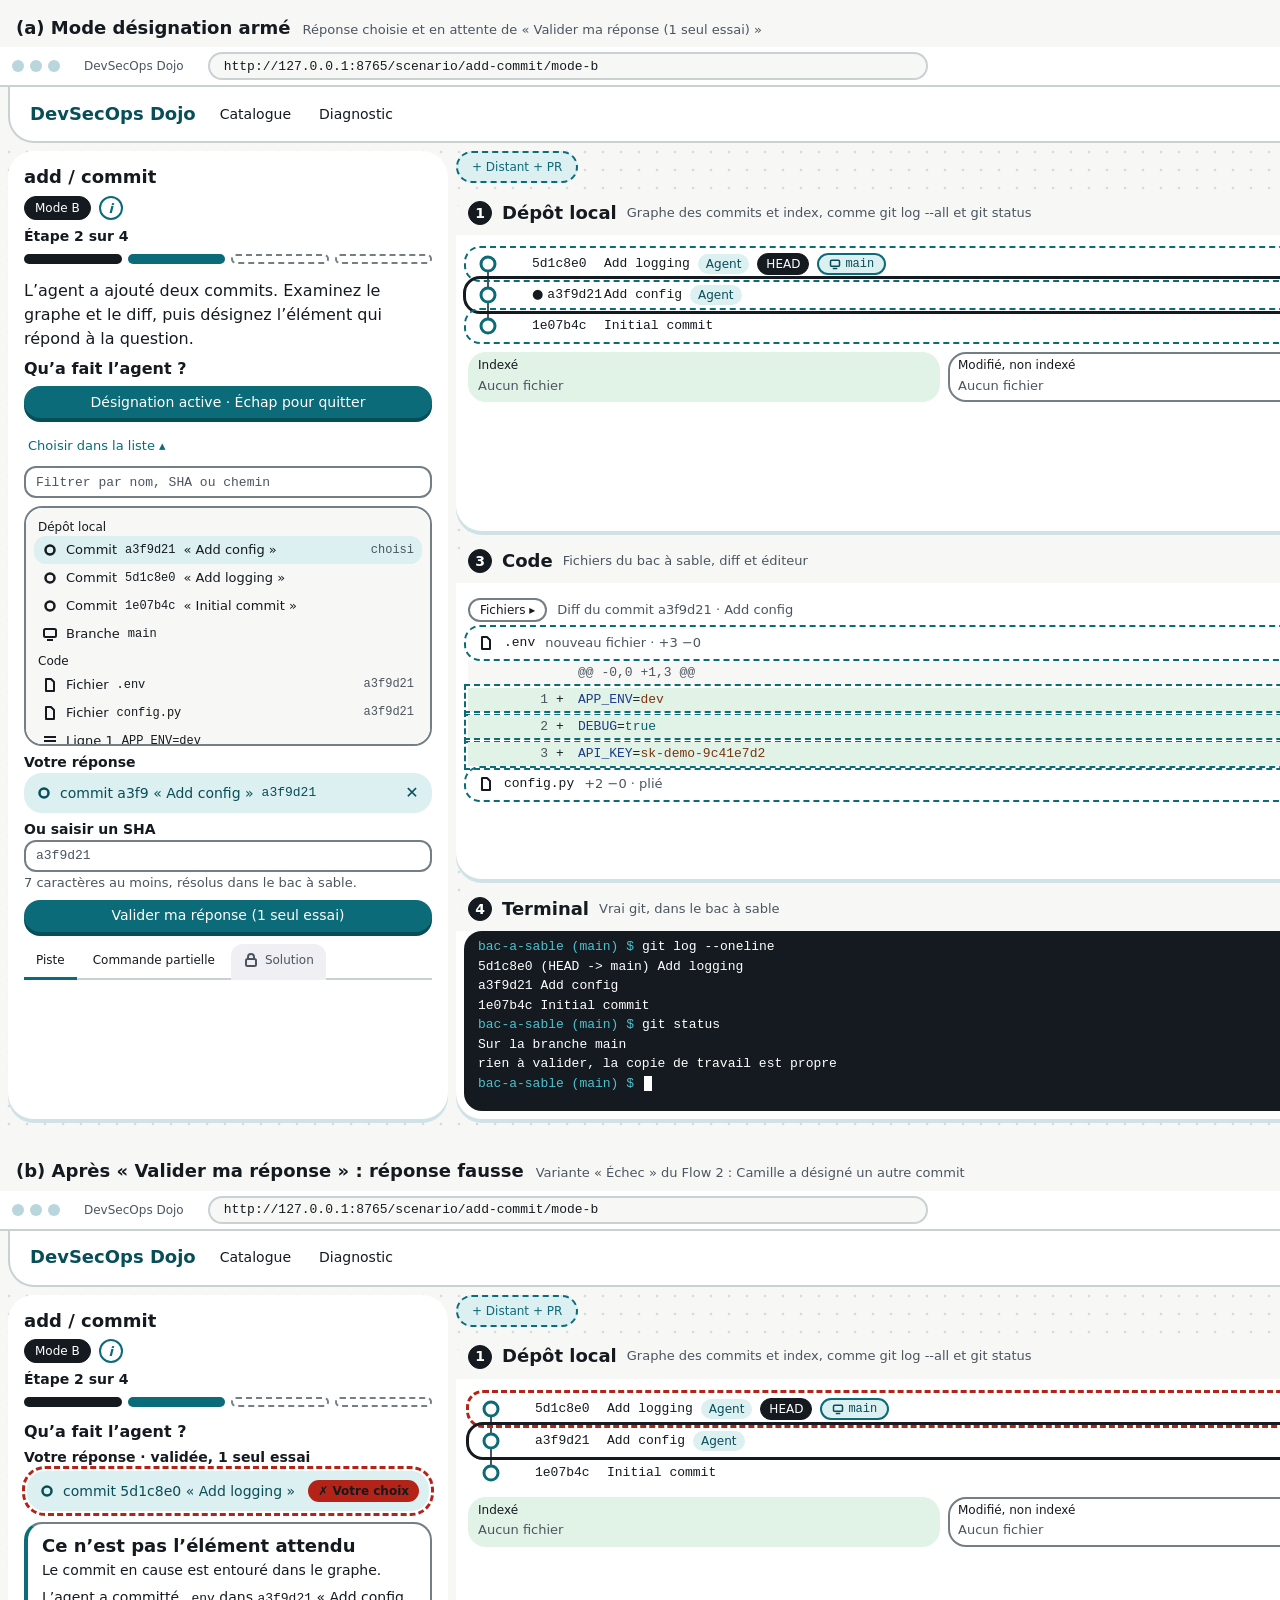
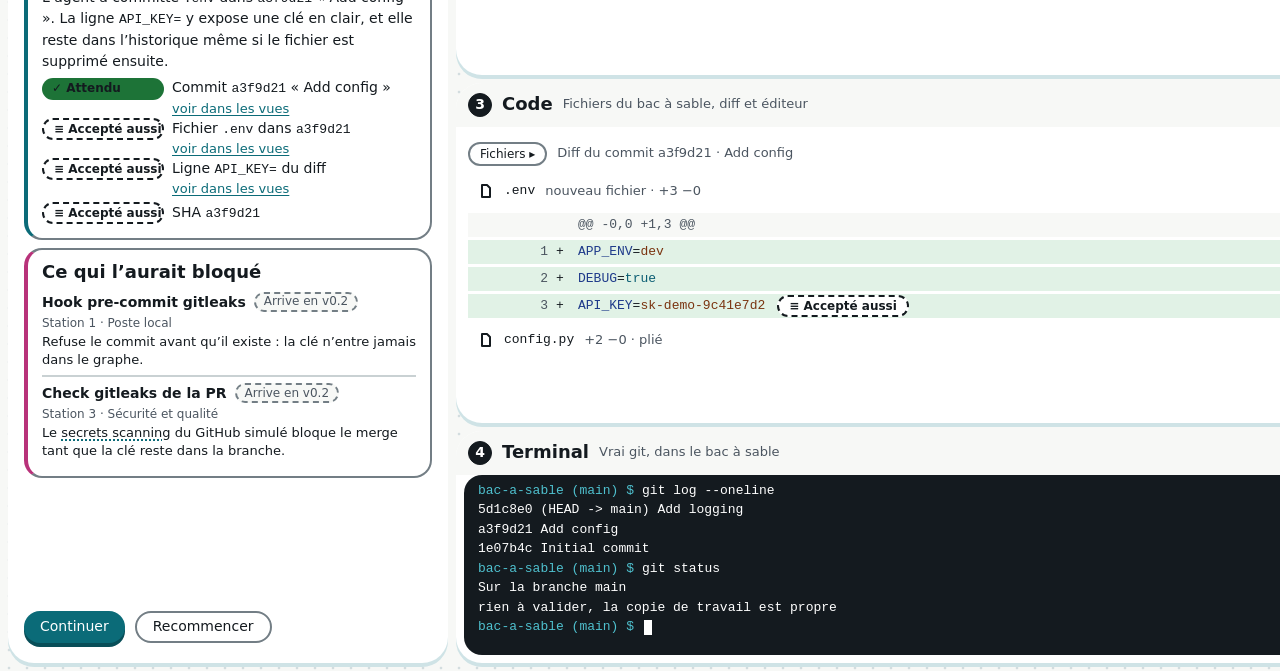
<file: _bmad-output/planning-artifacts/ux-designs/ux-devsecops-dojo-2026-10-18/mockups/designation-mode-b.html>
<!doctype html>
<html lang="fr">
<head>
<meta charset="utf-8">
<meta name="viewport" content="width=1920">
<title>Désignation mode B</title>
<style>
/*
  Maquette key-designation-mode-b : scénario « add / commit », mode B « .env committé » (UJ-2, Camille), en deux sections superposées. Illustre, et ne remplace pas, les spines.
  (a) Désignation armée ; (b) après « Valider ma réponse » : réponse fausse, correction dans les vues et le panneau.
  DESIGN.md : Components > Désignation et correction (designable, verdict-mark) ; Panneau Scénario (designate-button, designate-list, answer-slot, sha-field,
    scenario-panel, mode-badge, path-badge, step-progress, hint-tabs, notice-card) ; Focus, liaison, sélection (sélectionné, désignable) ;
    Dépôt local (graph-commit, graph-head, graph-branch, graph-commit-agent, staging-index) ; Code (diff-view) ; Terminal ; pane-chip (volet masqué) ;
    Layout & Spacing (disposition A réduite) ; Colors (états) ; Typography ; Shapes ; Elevation & Depth.
  EXPERIENCE.md : Désignation (mode B et entretien RSSI), points 1 à 9 ; Component Patterns (designate-*, answer-slot, sha-field) ;
    Correspondances entre vues ; Masquage et agrandissement ; Responsive & Platform (repli par masquage) ; Voice and Tone (ligne « Ce n'est pas l'élément attendu ») ;
    Key Flows > Flow 2 (UJ-2), étapes 5 à 9 et « Échec ». Pas de bandeau de chaîne : le scénario est du socle git (v0.1).
  Choix de lecture : (a) montre la réponse juste en attente de validation ; (b) montre la variante « Échec » du Flow 2 (autre commit désigné), car une réponse sur a3f9 serait juste.
*/
/* === Jetons : DESIGN.md (clair), puis sombre par prefers-color-scheme et par la case Thème sombre (:has, sans JS) === */
:root{--ui:'Atkinson Hyperlegible',system-ui,sans-serif;--display:Fredoka,system-ui,sans-serif;--mono:'JetBrains Mono','Cascadia Mono',Consolas,ui-monospace,monospace;--term-lit-fill:#3A1A2B;--term-lit-ring:#E8639F;
--primary:#0B6B78;--primary-deep:#084E58;--primary-soft:#DCEFF1;--accent:#1D7337;--accent-soft:#E1F2E6;--ink:#141A1F;--ink-soft:#4B5560;--muted:#737E85;--line:#C9D1D3;--surface:#F7F8F6;--surface-raised:#FFFFFF;--warning:#E8A317;--danger:#B42318;--on-primary:#FFFFFF;--relief:#CFE3E6;--relief-active:#B8D6DB;--dot:#D3DDDF;--hosting-boundary:#141A1F;--state-active:#1D7337;--state-ok:#1D7337;--state-blocked:#B42318;--state-error:#B42318;--state-unavailable:#737E85;--discipline-prompt:#0B6B78;--discipline-prompt-soft:#E3ECFB;--discipline-context:#0F7B6C;--discipline-context-soft:#E2F3EF;--discipline-harness:#B8327A;--discipline-harness-soft:#FBE7F1;--discipline-network:#E8A317;--discipline-network-soft:#FCF0D4;--discipline-neutral:#737E85;--discipline-neutral-soft:#EFEFF4;--on-ink:#FFFFFF;--on-ink-soft:#CBD3D7;--produced-soft:#E8EEF7;--json-key:#1E3A8A;--json-string:#7A3410;--json-literal:#0B5E73;--ink-fill:#141A1F;--ink-fill-edge:#141A1F;--on-discipline:#FFFFFF;--on-vivid:#141A1F;--warning-soft:#FCF0D4;--danger-soft:#FCE4E1;--logo-tile:#FFFFFF;--terminal-bg:#141A1F;--terminal-fg:#FFFFFF;--terminal-fg-soft:#CBD3D7;--terminal-accent:#4FC1CF;--terminal-danger:#F28B82;--terminal-rule:#737E85;--focus-on-ink:#FFFFFF;
}
@media (prefers-color-scheme: dark){:root{
--primary:#4FC1CF;--primary-deep:#86D8E2;--primary-soft:#123339;--accent:#1D7337;--accent-soft:#3A2415;--ink:#E7ECEE;--ink-soft:#A2AFB7;--muted:#737E85;--line:#56605F;--surface:#0E1316;--surface-raised:#161D21;--warning:#E8A317;--danger:#F28B82;--on-primary:#052227;--relief:#1B3A40;--relief-active:#24505A;--dot:#252F34;--hosting-boundary:#E7ECEE;--state-active:#1D7337;--state-ok:#1D7337;--state-blocked:#F28B82;--state-error:#F28B82;--state-unavailable:#737E85;--discipline-prompt:#4FC1CF;--discipline-prompt-soft:#1A2742;--discipline-context:#2FB8A3;--discipline-context-soft:#12302B;--discipline-harness:#E8639F;--discipline-harness-soft:#3A1A2B;--discipline-network:#F2C14E;--discipline-network-soft:#3A2E10;--discipline-neutral:#737E85;--discipline-neutral-soft:#26252F;--on-ink:#FFFFFF;--on-ink-soft:#CBD3D7;--produced-soft:#1A2335;--json-key:#9DBBFF;--json-string:#F2A77E;--json-literal:#6FD3E3;--ink-fill:#1B4A52;--ink-fill-edge:#4FC1CF;--on-discipline:#052227;--on-vivid:#141A1F;--warning-soft:#3A2E10;--danger-soft:#3B1A17;--logo-tile:#FFFFFF;--terminal-bg:#0E1316;--terminal-fg:#E7ECEE;--terminal-fg-soft:#CBD3D7;--terminal-accent:#4FC1CF;--terminal-danger:#F28B82;--terminal-rule:#737E85;--focus-on-ink:#FFFFFF;
}}
:root:has(#theme-dark:checked){color-scheme:dark;
--primary:#4FC1CF;--primary-deep:#86D8E2;--primary-soft:#123339;--accent:#1D7337;--accent-soft:#3A2415;--ink:#E7ECEE;--ink-soft:#A2AFB7;--muted:#737E85;--line:#56605F;--surface:#0E1316;--surface-raised:#161D21;--warning:#E8A317;--danger:#F28B82;--on-primary:#052227;--relief:#1B3A40;--relief-active:#24505A;--dot:#252F34;--hosting-boundary:#E7ECEE;--state-active:#1D7337;--state-ok:#1D7337;--state-blocked:#F28B82;--state-error:#F28B82;--state-unavailable:#737E85;--discipline-prompt:#4FC1CF;--discipline-prompt-soft:#1A2742;--discipline-context:#2FB8A3;--discipline-context-soft:#12302B;--discipline-harness:#E8639F;--discipline-harness-soft:#3A1A2B;--discipline-network:#F2C14E;--discipline-network-soft:#3A2E10;--discipline-neutral:#737E85;--discipline-neutral-soft:#26252F;--on-ink:#FFFFFF;--on-ink-soft:#CBD3D7;--produced-soft:#1A2335;--json-key:#9DBBFF;--json-string:#F2A77E;--json-literal:#6FD3E3;--ink-fill:#1B4A52;--ink-fill-edge:#4FC1CF;--on-discipline:#052227;--on-vivid:#141A1F;--warning-soft:#3A2E10;--danger-soft:#3B1A17;--logo-tile:#FFFFFF;--terminal-bg:#0E1316;--terminal-fg:#E7ECEE;--terminal-fg-soft:#CBD3D7;--terminal-accent:#4FC1CF;--terminal-danger:#F28B82;--terminal-rule:#737E85;--focus-on-ink:#FFFFFF;
}
:root:has(#theme-light:checked){color-scheme:light;--ui:'Atkinson Hyperlegible',system-ui,sans-serif;--display:Fredoka,system-ui,sans-serif;--mono:'JetBrains Mono','Cascadia Mono',Consolas,ui-monospace,monospace;--term-lit-fill:#3A1A2B;--term-lit-ring:#E8639F;
--primary:#0B6B78;--primary-deep:#084E58;--primary-soft:#DCEFF1;--accent:#1D7337;--accent-soft:#E1F2E6;--ink:#141A1F;--ink-soft:#4B5560;--muted:#737E85;--line:#C9D1D3;--surface:#F7F8F6;--surface-raised:#FFFFFF;--warning:#E8A317;--danger:#B42318;--on-primary:#FFFFFF;--relief:#CFE3E6;--relief-active:#B8D6DB;--dot:#D3DDDF;--hosting-boundary:#141A1F;--state-active:#1D7337;--state-ok:#1D7337;--state-blocked:#B42318;--state-error:#B42318;--state-unavailable:#737E85;--discipline-prompt:#0B6B78;--discipline-prompt-soft:#E3ECFB;--discipline-context:#0F7B6C;--discipline-context-soft:#E2F3EF;--discipline-harness:#B8327A;--discipline-harness-soft:#FBE7F1;--discipline-network:#E8A317;--discipline-network-soft:#FCF0D4;--discipline-neutral:#737E85;--discipline-neutral-soft:#EFEFF4;--on-ink:#FFFFFF;--on-ink-soft:#CBD3D7;--produced-soft:#E8EEF7;--json-key:#1E3A8A;--json-string:#7A3410;--json-literal:#0B5E73;--ink-fill:#141A1F;--ink-fill-edge:#141A1F;--on-discipline:#FFFFFF;--on-vivid:#141A1F;--warning-soft:#FCF0D4;--danger-soft:#FCE4E1;--logo-tile:#FFFFFF;--terminal-bg:#141A1F;--terminal-fg:#FFFFFF;--terminal-fg-soft:#CBD3D7;--terminal-accent:#4FC1CF;--terminal-danger:#F28B82;--terminal-rule:#737E85;--focus-on-ink:#FFFFFF;
}

/* === Base commune (composants de DESIGN.md > Components) === */
*{box-sizing:border-box}
html{background:var(--surface)}
body{margin:0;min-width:1920px;background:var(--surface);color:var(--ink);font:400 14px/1.5 var(--ui)}
button,input{font:inherit;color:inherit}
button{cursor:default}
h1,h2,h3,p,ul,ol{margin:0;padding:0}
ul,ol{list-style:none}
code,.mono{font-family:var(--mono);font-size:13px;line-height:1.5}
:focus-visible{outline:2px solid var(--primary);outline-offset:2px}
.sr{position:absolute;width:1px;height:1px;overflow:hidden;clip:rect(0 0 0 0);white-space:nowrap}
.cap{width:1920px;padding:16px 16px 8px;font:600 18px/1.3 var(--display);color:var(--ink)}
.cap span{font:400 13px/1.4 var(--ui);color:var(--ink-soft);margin-left:12px}

/* Etats : un fond/trait "decor" estompable sans toucher au texte (DESIGN > Focus, liaison) */
.bg{position:relative;isolation:isolate}
.bg::before{content:"";position:absolute;inset:0;border-radius:inherit;background:var(--fill,transparent);border:var(--bw,0) var(--bs,solid) var(--bc,transparent);opacity:var(--decor,1);z-index:-1;pointer-events:none}
.dim{--decor:.35;color:var(--ink-soft)}
.lit{--bw:2px;--bc:var(--discipline-harness)}
.lit-prompt{--bw:2px;--bc:var(--discipline-prompt);--fill:var(--discipline-prompt-soft)}
.lit-harness-fill{--fill:var(--discipline-harness-soft)}

/* Cadre de navigateur 1920x1080 */
.frame{width:1920px;height:1080px;display:grid;grid-template-rows:40px minmax(0,1fr);overflow:hidden;background:var(--surface);color:var(--ink)}
.chrome{display:flex;align-items:center;gap:12px;padding:0 12px;background:var(--surface-raised);border-bottom:2px solid var(--line)}
.chrome .lights{display:flex;gap:6px}
.chrome .lights i{width:12px;height:12px;border-radius:50%;background:var(--relief-active)}
.chrome .tabname{font:500 12px/1.2 var(--display);color:var(--ink-soft);padding:0 12px}
.addr{flex:0 1 720px;height:28px;display:flex;align-items:center;padding:0 14px;border:2px solid var(--line);border-radius:9999px;background:var(--surface);font:400 13px/1 var(--mono);color:var(--ink)}
.theme{margin-left:auto;display:inline-flex;align-items:center;gap:8px;min-height:32px;padding:0 14px;border:2px solid var(--muted);border-radius:18px;background:var(--surface-raised);font:500 12px/1.2 var(--display)}
.theme input{width:18px;height:18px;margin:0;accent-color:var(--primary)}
.app{display:grid;min-height:0;grid-template-rows:56px minmax(0,1fr)}
.app.with-chain{grid-template-rows:56px 44px minmax(0,1fr)}

/* site-nav */
.nav{display:flex;align-items:center;gap:20px;height:56px;margin:0 8px;padding:0 20px;background:var(--surface-raised);border:2px solid var(--line);border-top:0;border-radius:0 0 26px 26px}
.brand{font:600 18px/1.15 var(--display);color:var(--primary-deep)}
.nav a{display:inline-flex;align-items:center;min-height:32px;padding:0 4px;color:var(--ink);text-decoration:none;font:400 14px/1.5 var(--ui)}
.nav .push{margin-left:auto}
.nav .menu-path{margin-right:4px}
.menu-btn{min-height:32px;padding:0 14px;border:2px solid var(--primary);border-radius:18px;background:var(--surface-raised);color:var(--primary);font:500 12px/1.2 var(--display)}

/* Boutons */
.btn{display:inline-flex;align-items:center;justify-content:center;gap:6px;min-height:32px;padding:4px 16px;border-radius:18px;border:0;font:500 14px/1.2 var(--display);margin-bottom:4px}
.btn-primary{background:var(--primary);color:var(--on-primary);box-shadow:0 4px 0 var(--primary-deep)}
.btn-sec{background:var(--surface-raised);color:var(--primary);border:2px solid var(--primary);box-shadow:0 4px 0 var(--relief-active)}
.btn-reset{background:var(--surface-raised);color:var(--ink);border:2px solid var(--muted)}
.btn-off,.btn[aria-disabled="true"]{background:var(--discipline-neutral-soft);color:var(--ink-soft);border:2px solid var(--muted);box-shadow:none}
.btn-armed{background:var(--primary);color:var(--on-primary);border:0;box-shadow:0 4px 0 var(--primary-deep)}
.btn-block{width:100%}

/* Vues (pane) */
.ws{display:grid;gap:8px;padding:8px;min-height:0;background-color:var(--surface);background-image:radial-gradient(var(--dot) 1.5px,transparent 1.6px);background-size:18px 18px}
.pane{display:flex;flex-direction:column;min-height:0;min-width:0;background:var(--surface-raised);border-radius:26px;box-shadow:0 4px 0 var(--relief);overflow:hidden}
.ph{display:flex;align-items:center;gap:10px;height:44px;padding:0 12px;background:var(--surface);flex:none}
.step{display:inline-flex;align-items:center;justify-content:center;width:24px;height:24px;border-radius:50%;background:var(--ink-fill);color:var(--on-ink);border:1px solid var(--ink-fill-edge);font:600 14px/1.2 var(--display);flex:none}
.pt{font:600 18px/1.15 var(--display);white-space:nowrap}
.pst{font:400 13px/1.3 var(--ui);color:var(--ink-soft);white-space:nowrap;overflow:hidden;text-overflow:ellipsis;min-width:0}
.pctl{margin-left:auto;display:flex;gap:6px;flex:none}
.pctl button{width:32px;height:32px;border:2px solid var(--muted);border-radius:12px;background:var(--surface-raised);font:600 14px/1 var(--display)}
.pb{flex:1;min-height:0;overflow:auto;padding:12px}
.chip{display:inline-flex;align-items:center;min-height:32px;padding:0 14px;border:2px dashed var(--primary);border-radius:9999px;background:var(--primary-soft);color:var(--primary);font:500 12px/1.2 var(--display)}
.chips{display:flex;gap:8px;align-items:center}

/* Bandeau de la chaine */
.chain{display:flex;align-items:stretch;height:44px;margin:0;padding:0 8px;background:var(--surface-raised);border-bottom:2px solid var(--line)}
.stn{flex:1;display:flex;align-items:center;justify-content:center;gap:10px;font:500 12px/1.2 var(--display);color:var(--ink-soft);border:0;background:transparent}
.stn.cur{background:var(--discipline-harness-soft);border-bottom:3px solid var(--discipline-harness);color:var(--ink)}
.stn .here{padding:2px 8px;border-radius:9999px;background:var(--surface-raised);border:2px solid var(--discipline-harness);color:var(--ink);font:500 12px/1.2 var(--display)}
.boundary{display:flex;align-items:center;gap:6px;padding:0 10px;border-left:2px solid var(--hosting-boundary);border-right:2px solid var(--hosting-boundary);font:600 12px/1.2 var(--display);color:var(--ink)}
.chain .menu-btn{align-self:center;margin-left:10px}

/* Panneau Scenario */
.panel{display:flex;flex-direction:column;gap:10px;min-height:0;padding:16px;background:var(--surface-raised);border-radius:26px;box-shadow:0 4px 0 var(--relief);overflow:auto}
.panel h2{font:600 18px/1.15 var(--display)}
.badges{display:flex;align-items:center;gap:8px;flex-wrap:wrap}
.mode{display:inline-flex;align-items:center;min-height:24px;padding:0 10px;border-radius:12px;background:var(--ink-fill);color:var(--on-ink);border:1px solid var(--ink-fill-edge);font:500 12px/1.2 var(--display)}
.path{display:inline-flex;align-items:center;min-height:24px;padding:0 12px;border-radius:9999px;background:var(--surface);color:var(--ink);border:2px solid var(--ink-soft);font:500 12px/1.2 var(--display)}
.ibtn{display:inline-flex;align-items:center;justify-content:center;width:24px;height:24px;border-radius:50%;border:2px solid var(--primary);background:transparent;color:var(--primary);font:italic 600 13px/1 var(--display)}
.prog{display:flex;flex-direction:column;gap:2px}
.prog .n{font:600 14px/1.2 var(--display)}
.segs{display:flex;gap:6px}
.seg{flex:1;height:24px;display:flex;align-items:center;border:0;background:transparent;padding:0}
.seg i{display:block;width:100%;height:10px;border-radius:9999px}
.seg.done i{background:var(--ink)}
.seg.cur i{background:var(--primary)}
.seg.next i{border:2px dashed var(--muted)}
.consigne{font:400 16px/1.5 var(--ui)}
.explain{border:2px solid var(--muted);border-left:4px solid var(--primary);border-radius:18px;padding:10px 14px;background:var(--surface-raised)}
.explain h3{font:600 18px/1.3 var(--display);margin-bottom:2px}
.explain p{font:400 14px/1.5 var(--ui)}
.explain p+p{margin-top:6px}
.gt{text-decoration:underline dotted 2px var(--primary);text-underline-offset:3px}
.qlabel{font:600 14px/1.2 var(--display)}

/* hint-tabs */
.tabs{display:flex;gap:4px;border-bottom:2px solid var(--line)}
.tab{min-height:36px;padding:0 12px;border:0;background:transparent;font:500 12px/1.2 var(--display);color:var(--ink);display:inline-flex;align-items:center;gap:6px;border-bottom:3px solid transparent;margin-bottom:-2px}
.tab.on{border-bottom-color:var(--primary)}
.tab.lock{background:var(--discipline-neutral-soft);color:var(--ink-soft);border-radius:12px 12px 0 0}
.hint{padding:8px 4px;font:400 14px/1.5 var(--ui)}
.hint.lockmsg{background:var(--discipline-neutral-soft);color:var(--ink-soft);border-radius:0 0 12px 12px;padding:8px 12px;margin-top:-2px}
.ico{width:16px;height:16px;flex:none;vertical-align:-3px}

/* Etats de check, pastilles, tags */
.tag-ink{display:inline-flex;align-items:center;padding:0 8px;min-height:20px;border-radius:12px;background:var(--ink-fill);color:var(--on-ink);border:1px solid var(--ink-fill-edge);font:500 12px/1.2 var(--display)}
.tag-dash{display:inline-flex;align-items:center;padding:0 8px;min-height:20px;border-radius:12px;border:2px dashed var(--muted);color:var(--ink-soft);background:var(--surface);font:500 12px/1.2 var(--display)}
.chk{display:flex;align-items:center;gap:8px;min-height:28px;padding:2px 12px;border-radius:18px;--fill:var(--surface);font:400 13px/1.4 var(--ui)}
.chk.ok{--fill:var(--accent-soft)}
.chk.fail{--fill:var(--danger-soft)}
.chk.run{--fill:var(--primary-soft)}
.chk .g{font:700 14px/1 var(--ui);width:14px;text-align:center}
.chk .dur{margin-left:auto;color:var(--ink-soft)}
.dot{display:inline-block;width:10px;height:10px;border-radius:50%;background:var(--state-active);border:2px solid var(--ink)}
.pill{display:inline-flex;align-items:center;gap:6px;min-height:22px;padding:0 10px;border-radius:9999px;background:var(--surface);border:2px solid var(--line);font:500 12px/1.2 var(--display)}

/* Graphe */
.gr{display:grid;grid-template-columns:64px 72px minmax(0,1fr);align-items:center;height:28px;border-radius:12px;font:400 13px/1.4 var(--mono)}
.gr .sha{font:400 13px/1.4 var(--mono)}
.gr .msg{display:flex;align-items:center;gap:8px;min-width:0;white-space:nowrap;overflow:hidden}
.gr svg.lane{width:64px;height:28px;display:block}
.branch{display:inline-flex;align-items:center;gap:4px;height:22px;padding:0 10px;border-radius:9999px;background:var(--primary-soft);color:var(--primary-deep);border:2px solid var(--primary);font:500 12px/1.2 var(--mono)}
.rref{display:inline-flex;align-items:center;gap:4px;height:24px;padding:0 10px;border-radius:9999px;background:var(--discipline-context-soft);color:var(--ink);border:4px double var(--discipline-context);font:500 12px/1.2 var(--mono)}
.head{display:inline-flex;align-items:center;height:22px;padding:0 8px;border-radius:12px;background:var(--ink-fill);color:var(--on-ink);border:1px solid var(--ink-fill-edge);font:500 12px/1.2 var(--display)}
.new{display:inline-flex;align-items:center;height:20px;padding:0 8px;border-radius:12px;background:var(--ink-fill);color:var(--on-ink);border:1px solid var(--ink-fill-edge);font:500 12px/1.2 var(--display)}
.agent{display:inline-flex;align-items:center;height:20px;padding:0 8px;border-radius:9999px;background:var(--primary-soft);color:var(--primary-deep);font:500 12px/1.2 var(--display)}
.idx{display:grid;grid-template-columns:repeat(3,1fr);gap:8px}
.idx>div{border-radius:18px;padding:6px 10px;min-height:50px}
.idx .staged{--fill:var(--accent-soft)}
.idx .untracked{}
.idx b{display:block;font:500 12px/1.2 var(--display);margin-bottom:2px}
.idx .empty{font:400 13px/1.4 var(--ui);color:var(--ink-soft)}

/* Diff */
.diff{font:400 13px/24px var(--mono)}
.dl{display:grid;grid-template-columns:44px 44px 22px minmax(0,1fr);height:24px;align-items:center;white-space:pre}
.dl .ln{text-align:right;padding-right:8px;color:var(--ink-soft)}
.dl.add{--fill:var(--accent-soft)}
.dl.del{--fill:var(--danger-soft)}
.dl.hunk{--fill:var(--surface);color:var(--ink-soft)}
.k{color:var(--json-key)}.s{color:var(--json-string)}.l{color:var(--json-literal)}
.filebar{display:flex;align-items:center;gap:10px;min-height:30px;margin-bottom:4px}
.filebar .tree{min-height:24px;padding:0 10px;border:2px solid var(--muted);border-radius:12px;background:var(--surface-raised);font:500 12px/1.2 var(--display)}
.filebar .path-f{font:500 13px/1.4 var(--mono)}

/* Terminal */
.tpane .pb{padding:0 8px 8px}
.term{height:100%;overflow:auto;background:var(--terminal-bg);color:var(--terminal-fg);border-radius:18px;padding:6px 14px;font:400 13px/1.5 var(--mono)}
.tl{height:19.5px;white-space:pre;display:flex;align-items:center;gap:0}
.tl .pm{color:var(--terminal-accent);margin-right:8px}
.tl.err{color:var(--terminal-fg-soft);border-left:2px solid var(--terminal-rule);padding-left:8px;margin-left:-10px}
.tl.app{font:400 13px/1.4 var(--ui);color:var(--terminal-fg-soft);border-left:3px solid var(--terminal-accent);padding-left:8px;margin-left:-11px}
.tl.app b{color:var(--terminal-accent);margin-right:6px;font-weight:700}
.tl.exit{font:500 12px/1.2 var(--display);color:var(--terminal-fg)}
.tl.exit b{color:var(--terminal-danger);margin-right:6px}
.term .dim{color:var(--terminal-fg-soft)}
.term .tlit{--fill:var(--term-lit-fill);--bc:var(--term-lit-ring);--bw:2px;border-radius:6px;padding:0 6px;margin:0 -6px}
.term .tdim{padding:0 6px;margin:0 -6px}
.cursor{display:inline-block;width:8px;height:15px;background:var(--terminal-fg);margin-left:2px}

/* Page */
.stack{display:flex;flex-direction:column;gap:0}
.ws{grid-template-columns:440px minmax(0,1fr)}
.col{display:grid;grid-template-rows:32px 340px 340px minmax(0,1fr);gap:8px;min-height:0}
.panel{gap:8px}
.designable{outline:2px dashed var(--primary);outline-offset:2px}
.sel{outline:3px solid var(--ink);outline-offset:2px}
.selmark{font:700 13px/1 var(--ui);margin-right:4px}
.v-exp{outline:3px solid var(--ink);outline-offset:2px}
.v-bad{outline:3px dashed var(--danger);outline-offset:2px}
.vb{display:inline-flex;align-items:center;height:22px;padding:0 10px;border-radius:9999px;font:600 12px/1.2 var(--display);color:var(--on-vivid);white-space:nowrap}
.vb.exp{background:var(--accent)}
.vb.bad{background:var(--danger)}
.vb.eq{background:var(--surface-raised);color:var(--ink);border:2px dashed var(--ink)}
.gr{height:28px;margin:3px 0}
.gr .msg{overflow:visible}
.gr svg.lane{overflow:visible}
.slotlbl{font:600 14px/1.2 var(--display)}
.ans{display:flex;align-items:center;gap:8px;min-height:40px;padding:0 4px 0 12px;border-radius:18px;background:var(--primary-soft);color:var(--primary-deep);font:500 14px/1.3 var(--ui)}
.ans code{color:var(--primary-deep)}
.ans .x{margin-left:auto;width:32px;height:32px;border:0;border-radius:50%;background:transparent;color:var(--primary-deep);font:600 16px/1 var(--display)}
.ans.ro{padding-right:10px}
.dlist{background:var(--surface);border:2px solid var(--muted);border-radius:18px;max-height:240px;overflow:auto;padding:6px 8px}
.dlist h4{font:500 12px/1.2 var(--display);margin:6px 4px 2px}
.dlist li{display:flex;align-items:center;gap:8px;min-height:28px;padding:0 8px;border-radius:12px;font:400 13px/1.4 var(--ui)}
.dlist li code{font-size:12px}
.dlist li .sh{margin-left:auto;font:400 12px/1.4 var(--mono);color:var(--ink-soft)}
.disc{display:flex;align-items:center;gap:6px;min-height:32px;border:0;background:transparent;color:var(--primary);font:500 13px/1.2 var(--display);padding:0 4px}
.field{display:flex;flex-direction:column;gap:2px}
.field label{font:600 14px/1.2 var(--display)}
.field input{height:32px;border:2px solid var(--muted);border-radius:12px;background:var(--surface-raised);padding:0 10px;font:400 13px/1.5 var(--mono);width:100%}
.field input::placeholder{color:var(--ink-soft)}
.field small{font:400 13px/1.4 var(--ui);color:var(--ink-soft)}
.fileh{display:flex;align-items:center;gap:10px;height:28px;padding:0 10px;border-radius:12px;margin:4px 0;font:500 13px/1.4 var(--mono)}
.fileh .sub{font:400 13px/1.4 var(--ui);color:var(--ink-soft)}
.dl{margin:3px 0}
.eqline{display:flex;gap:10px;align-items:center;justify-content:flex-start}
.eqlist li{display:grid;grid-template-columns:122px 1fr;column-gap:8px;align-items:center;min-height:30px;font:400 14px/1.4 var(--ui)}
.eqlist a{grid-column:2;color:var(--primary);text-decoration:underline;text-underline-offset:2px;white-space:nowrap;font-size:13px}
.bar li{padding:6px 0;border-top:2px solid var(--line)}
.bar li:first-child{border-top:0}
.bar b{font:600 14px/1.3 var(--display)}
.bar .st{font:500 12px/1.2 var(--display);color:var(--ink-soft)}
.bar p{font:400 13px/1.4 var(--ui)}
.bar .row{display:flex;align-items:center;gap:8px;flex-wrap:wrap}
.ib{height:100%}
.theme label{display:inline-flex;align-items:center;gap:6px;margin-left:12px}
.menu-path{min-height:32px;padding:0 14px;border:2px solid var(--muted);border-radius:18px;background:var(--surface-raised);color:var(--ink);font:500 12px/1.2 Fredoka,system-ui,sans-serif}
</style>
</head>
<body>
<svg width="0" height="0" style="position:absolute" aria-hidden="true">
  <symbol id="i-poste" viewBox="0 0 16 16"><rect x="2" y="3" width="12" height="8" rx="1.5" fill="none" stroke="currentColor" stroke-width="2"/><path d="M5 14h6" stroke="currentColor" stroke-width="2"/></symbol>
  <symbol id="i-lock" viewBox="0 0 16 16"><rect x="3" y="7" width="10" height="7" rx="1.5" fill="none" stroke="currentColor" stroke-width="2"/><path d="M5 7V5a3 3 0 0 1 6 0v2" fill="none" stroke="currentColor" stroke-width="2"/></symbol>
  <symbol id="i-commit" viewBox="0 0 16 16"><circle cx="8" cy="8" r="4.5" fill="none" stroke="currentColor" stroke-width="2.5"/></symbol>
  <symbol id="i-fichier" viewBox="0 0 16 16"><path d="M4 2h5l3 3v9H4z" fill="none" stroke="currentColor" stroke-width="2" stroke-linejoin="round"/></symbol>
  <symbol id="i-ligne" viewBox="0 0 16 16"><path d="M2 4h12M2 8h12M2 12h8" stroke="currentColor" stroke-width="2" fill="none"/></symbol>
</svg>

<div class="stack">

<!-- ============ (a) Désignation armée ============ -->
<h2 class="cap">(a) Mode désignation armé<span>Réponse choisie et en attente de « Valider ma réponse (1 seul essai) »</span></h2>
<div class="frame" id="section-a">
  <div class="chrome">
    <span class="lights" aria-hidden="true"><i></i><i></i><i></i></span>
    <span class="tabname">DevSecOps Dojo</span>
    <span class="addr">http://127.0.0.1:8765/scenario/add-commit/mode-b</span>
    <span class="theme" role="group" aria-label="Forcer un thème (maquette)"><label><input type="checkbox" id="theme-light"> Forcer clair</label><label><input type="checkbox" id="theme-dark"> Forcer sombre</label></span>
  </div>
  <div class="app">
    <header class="nav">
      <span class="brand">DevSecOps Dojo</span>
      <a href="#">Catalogue</a>
      <a href="#">Diagnostic</a>
      <span class="push"></span><button class="menu-path" aria-haspopup="menu" aria-label="Parcours en cours : LLM. Changer de parcours">Parcours LLM ▾</button><button class="menu-btn" aria-haspopup="menu">Volets ▾</button>
      <button class="menu-btn" aria-haspopup="menu">Affichage ▾</button>
    </header>
    <main class="ws">
      <section class="panel" aria-label="Scénario">
        <h2>add / commit</h2>
        <div class="badges"><span class="mode">Mode B</span><button class="ibtn" aria-label="Qu’est-ce que le mode B ?">i</button></div>
        <div class="prog"><span class="n">Étape 2 sur 4</span>
          <div class="segs"><button class="seg done" aria-label="Étape 1, faite"><i></i></button><span class="seg cur" aria-current="step"><i></i></span><span class="seg next"><i></i></span><span class="seg next"><i></i></span></div></div>
        <p class="consigne">L’agent a ajouté deux commits. Examinez le graphe et le diff, puis désignez l’élément qui répond à la question.</p>
        <p class="qlabel" style="font-size:16px">Qu’a fait l’agent ?</p>
        <button class="btn btn-armed btn-block" aria-pressed="true">Désignation active · Échap pour quitter</button>
        <button class="disc" aria-expanded="true">Choisir dans la liste ▴</button>
        <div class="field" style="margin-top:-4px"><input type="text" aria-label="Filtrer les éléments désignables" placeholder="Filtrer par nom, SHA ou chemin"></div>
        <div class="dlist" role="group" aria-label="Éléments désignables, groupés par vue" tabindex="0">
          <h4>Dépôt local</h4>
          <ul>
            <li class="bg" style="--fill:var(--primary-soft)"><svg class="ico"><use href="#i-commit"/></svg>Commit <code>a3f9d21</code> « Add config »<span class="sh">choisi</span></li>
            <li><svg class="ico"><use href="#i-commit"/></svg>Commit <code>5d1c8e0</code> « Add logging »</li>
            <li><svg class="ico"><use href="#i-commit"/></svg>Commit <code>1e07b4c</code> « Initial commit »</li>
            <li><svg class="ico"><use href="#i-poste"/></svg>Branche <code>main</code></li>
          </ul>
          <h4>Code</h4>
          <ul>
            <li><svg class="ico"><use href="#i-fichier"/></svg>Fichier <code>.env</code><span class="sh">a3f9d21</span></li>
            <li><svg class="ico"><use href="#i-fichier"/></svg>Fichier <code>config.py</code><span class="sh">a3f9d21</span></li>
            <li><svg class="ico"><use href="#i-ligne"/></svg>Ligne 1 <code>APP_ENV=dev</code></li>
            <li><svg class="ico"><use href="#i-ligne"/></svg>Ligne 2 <code>DEBUG=true</code></li>
            <li><svg class="ico"><use href="#i-ligne"/></svg>Ligne 3 <code>API_KEY=sk-demo-9c41e7d2</code></li>
          </ul>
        </div>
        <div class="field"><span class="slotlbl">Votre réponse</span>
          <div class="ans"><svg class="ico"><use href="#i-commit"/></svg><span>commit a3f9 « Add config »</span><code>a3f9d21</code><button class="x" aria-label="Retirer ma réponse">✕</button></div></div>
        <div class="field"><label for="sha-a">Ou saisir un SHA</label><input id="sha-a" type="text" placeholder="a3f9d21"><small>7 caractères au moins, résolus dans le bac à sable.</small></div>
        <button class="btn btn-primary btn-block">Valider ma réponse (1 seul essai)</button>
        <div class="tabs" role="tablist" aria-label="Aide">
          <button class="tab on" role="tab" aria-selected="true">Piste</button>
          <button class="tab" role="tab" aria-selected="false">Commande partielle</button>
          <button class="tab lock" role="tab" aria-selected="false" aria-disabled="true"><svg class="ico"><use href="#i-lock"/></svg>Solution</button>
        </div>
        <p class="sr" role="status">Mode désignation actif. Réponse choisie : commit a3f9 Add config.</p>
      </section>

      <div class="col">
        <div class="chips"><button class="chip">+ Distant + PR</button></div>

        <section class="pane" aria-label="Dépôt local">
          <div class="ph"><span class="step">1</span><h2 class="pt">Dépôt local</h2><span class="pst">Graphe des commits et index, comme git log --all et git status</span>
            <span class="pctl"><button aria-label="Passer à la liste">≡</button><button aria-label="Masquer la vue">—</button><button aria-label="Agrandir la vue">⛶</button></span></div>
          <div class="pb">
            <div class="gr designable">
              <svg class="lane" viewBox="0 0 64 28" aria-hidden="true"><path d="M20 14V31" stroke="var(--ink-soft)" stroke-width="2" fill="none"/><circle cx="20" cy="14" r="7" fill="var(--surface-raised)" stroke="var(--discipline-prompt)" stroke-width="3"/></svg>
              <span class="sha">5d1c8e0</span><span class="msg"><span>Add logging</span><span class="agent">Agent</span><span class="head">HEAD</span><span class="branch"><svg class="ico" style="width:12px;height:12px"><use href="#i-poste"/></svg>main</span></span>
            </div>
            <div class="gr sel">
              <svg class="lane" viewBox="0 0 64 28" aria-hidden="true"><path d="M20 -3V31" stroke="var(--ink-soft)" stroke-width="2" fill="none"/><circle cx="20" cy="14" r="7" fill="var(--surface-raised)" stroke="var(--discipline-prompt)" stroke-width="3"/></svg>
              <span class="sha"><span class="selmark">●</span>a3f9d21</span><span class="msg"><span>Add config</span><span class="agent">Agent</span></span>
            </div>
            <div class="gr designable">
              <svg class="lane" viewBox="0 0 64 28" aria-hidden="true"><path d="M20 -3V14" stroke="var(--ink-soft)" stroke-width="2" fill="none"/><circle cx="20" cy="14" r="7" fill="var(--surface-raised)" stroke="var(--discipline-prompt)" stroke-width="3"/></svg>
              <span class="sha">1e07b4c</span><span class="msg"><span>Initial commit</span></span>
            </div>
            <div class="idx" style="margin-top:12px" role="group" aria-label="Index">
              <div class="staged bg"><b>Indexé</b><span class="empty">Aucun fichier</span></div>
              <div class="bg" style="--bw:2px;--bc:var(--muted)"><b>Modifié, non indexé</b><span class="empty">Aucun fichier</span></div>
              <div class="untracked bg" style="--bw:2px;--bc:var(--muted);--bs:dashed"><b>Non suivi</b><span class="empty">Aucun fichier</span></div>
            </div>
          </div>
        </section>

        <section class="pane" aria-label="Code">
          <div class="ph"><span class="step">3</span><h2 class="pt">Code</h2><span class="pst">Fichiers du bac à sable, diff et éditeur</span>
            <span class="pctl"><button aria-label="Masquer la vue">—</button><button aria-label="Agrandir la vue">⛶</button></span></div>
          <div class="pb">
            <div class="filebar"><button class="tree" aria-expanded="false">Fichiers ▸</button><span class="pst">Diff du commit a3f9d21 · Add config</span></div>
            <div class="fileh designable"><svg class="ico"><use href="#i-fichier"/></svg>.env<span class="sub">nouveau fichier · +3 −0</span></div>
            <div class="diff" role="group" aria-label="Diff de .env">
              <div class="dl hunk bg"><span class="ln"></span><span class="ln"></span><span></span><span>@@ -0,0 +1,3 @@</span></div>
              <div class="dl add bg designable"><span class="ln"></span><span class="ln">1</span><span>+</span><span><span class="k">APP_ENV</span>=<span class="s">dev</span></span></div>
              <div class="dl add bg designable"><span class="ln"></span><span class="ln">2</span><span>+</span><span><span class="k">DEBUG</span>=<span class="l">true</span></span></div>
              <div class="dl add bg designable"><span class="ln"></span><span class="ln">3</span><span>+</span><span><span class="k">API_KEY</span>=<span class="s">sk-demo-9c41e7d2</span></span></div>
            </div>
            <div class="fileh designable"><svg class="ico"><use href="#i-fichier"/></svg>config.py<span class="sub">+2 −0 · plié</span></div>
          </div>
        </section>

        <section class="pane tpane" aria-label="Terminal">
          <div class="ph"><span class="step">4</span><h2 class="pt">Terminal</h2><span class="pst">Vrai git, dans le bac à sable</span>
            <span class="pctl"><button aria-label="Masquer la vue">—</button><button aria-label="Agrandir la vue">⛶</button></span></div>
          <div class="pb">
            <div class="term" role="log" aria-label="Terminal" tabindex="0">
              <div class="tl"><span class="pm">bac-a-sable (main) $</span>git log --oneline</div>
              <div class="tl">5d1c8e0 (HEAD -&gt; main) Add logging</div>
              <div class="tl">a3f9d21 Add config</div>
              <div class="tl">1e07b4c Initial commit</div>
              <div class="tl"><span class="pm">bac-a-sable (main) $</span>git status</div>
              <div class="tl">Sur la branche main</div>
              <div class="tl">rien à valider, la copie de travail est propre</div>
              <div class="tl"><span class="pm">bac-a-sable (main) $</span><span class="cursor"></span></div>
            </div>
          </div>
        </section>
      </div>
    </main>
  </div>
</div>

<!-- ============ (b) Après validation, réponse fausse ============ -->
<h2 class="cap" style="padding-top:32px">(b) Après « Valider ma réponse » : réponse fausse<span>Variante « Échec » du Flow 2 : Camille a désigné un autre commit</span></h2>
<div class="frame" id="section-b">
  <div class="chrome">
    <span class="lights" aria-hidden="true"><i></i><i></i><i></i></span>
    <span class="tabname">DevSecOps Dojo</span>
    <span class="addr">http://127.0.0.1:8765/scenario/add-commit/mode-b</span>
  </div>
  <div class="app">
    <header class="nav">
      <span class="brand">DevSecOps Dojo</span>
      <a href="#">Catalogue</a>
      <a href="#">Diagnostic</a>
      <span class="push"></span><button class="menu-path" aria-haspopup="menu" aria-label="Parcours en cours : LLM. Changer de parcours">Parcours LLM ▾</button><button class="menu-btn" aria-haspopup="menu">Volets ▾</button>
      <button class="menu-btn" aria-haspopup="menu">Affichage ▾</button>
    </header>
    <main class="ws">
      <section class="panel" aria-label="Scénario">
        <h2>add / commit</h2>
        <div class="badges"><span class="mode">Mode B</span><button class="ibtn" aria-label="Qu’est-ce que le mode B ?">i</button></div>
        <div class="prog"><span class="n">Étape 2 sur 4</span>
          <div class="segs"><button class="seg done" aria-label="Étape 1, faite"><i></i></button><span class="seg cur" aria-current="step"><i></i></span><span class="seg next"><i></i></span><span class="seg next"><i></i></span></div></div>
        <p class="qlabel" style="font-size:16px">Qu’a fait l’agent ?</p>
        <div class="field"><span class="slotlbl">Votre réponse · validée, 1 seul essai</span>
          <div class="ans ro v-bad" style="margin:3px 3px"><svg class="ico"><use href="#i-commit"/></svg><span>commit 5d1c8e0 « Add logging »</span><span class="vb bad" style="margin-left:auto">✗ Votre choix</span></div></div>
        <div class="explain" role="region" aria-label="Correction">
          <h3>Ce n’est pas l’élément attendu</h3>
          <p>Le commit en cause est entouré dans le graphe.</p>
          <p>L’agent a committé <code>.env</code> dans <code>a3f9d21</code> « Add config ». La ligne <code>API_KEY=</code> y expose une clé en clair, et elle reste dans l’historique même si le fichier est supprimé ensuite.</p>
          <ul class="eqlist" style="margin-top:6px">
            <li><span class="vb exp">✓ Attendu</span><span>Commit <code>a3f9d21</code> « Add config »</span><a href="#">voir dans les vues</a></li>
            <li><span class="vb eq">≡ Accepté aussi</span><span>Fichier <code>.env</code> dans <code>a3f9d21</code></span><a href="#">voir dans les vues</a></li>
            <li><span class="vb eq">≡ Accepté aussi</span><span>Ligne <code>API_KEY=</code> du diff</span><a href="#">voir dans les vues</a></li>
            <li><span class="vb eq">≡ Accepté aussi</span><span>SHA <code>a3f9d21</code></span></li>
          </ul>
        </div>
        <div class="explain bar" role="region" aria-label="Barrières qui l’auraient bloqué" style="border-left-color:var(--discipline-harness)">
          <h3>Ce qui l’aurait bloqué</h3>
          <ul>
            <li><div class="row"><b>Hook pre-commit gitleaks</b><span class="tag-dash">Arrive en v0.2</span></div><span class="st">Station 1 · Poste local</span><p>Refuse le commit avant qu’il existe : la clé n’entre jamais dans le graphe.</p></li>
            <li><div class="row"><b>Check gitleaks de la PR</b><span class="tag-dash">Arrive en v0.2</span></div><span class="st">Station 3 · Sécurité et qualité</span><p>Le <span class="gt">secrets scanning</span> du GitHub simulé bloque le merge tant que la clé reste dans la branche.</p></li>
          </ul>
        </div>
        <div style="display:flex;gap:10px;margin-top:auto"><button class="btn btn-primary">Continuer</button><button class="btn btn-reset">Recommencer</button></div>
        <p class="sr" role="status">Réponse corrigée : ce n’est pas l’élément attendu. Attendu : commit a3f9d21 Add config. Accepté aussi : fichier .env, ligne API_KEY=, SHA a3f9d21.</p>
      </section>

      <div class="col">
        <div class="chips"><button class="chip">+ Distant + PR</button></div>

        <section class="pane" aria-label="Dépôt local">
          <div class="ph"><span class="step">1</span><h2 class="pt">Dépôt local</h2><span class="pst">Graphe des commits et index, comme git log --all et git status</span>
            <span class="pctl"><button aria-label="Passer à la liste">≡</button><button aria-label="Masquer la vue">—</button><button aria-label="Agrandir la vue">⛶</button></span></div>
          <div class="pb">
            <div class="gr v-bad" style="margin:4px 3px">
              <svg class="lane" viewBox="0 0 64 28" aria-hidden="true"><path d="M20 14V32" stroke="var(--ink-soft)" stroke-width="2" fill="none"/><circle cx="20" cy="14" r="7" fill="var(--surface-raised)" stroke="var(--discipline-prompt)" stroke-width="3"/></svg>
              <span class="sha">5d1c8e0</span><span class="msg"><span>Add logging</span><span class="agent">Agent</span><span class="head">HEAD</span><span class="branch"><svg class="ico" style="width:12px;height:12px"><use href="#i-poste"/></svg>main</span><span class="vb bad" style="margin-left:auto">✗ Votre choix</span></span>
            </div>
            <div class="gr v-exp" style="margin:4px 3px">
              <svg class="lane" viewBox="0 0 64 28" aria-hidden="true"><path d="M20 -4V32" stroke="var(--ink-soft)" stroke-width="2" fill="none"/><circle cx="20" cy="14" r="7" fill="var(--surface-raised)" stroke="var(--discipline-prompt)" stroke-width="3"/></svg>
              <span class="sha">a3f9d21</span><span class="msg"><span>Add config</span><span class="agent">Agent</span><span class="vb exp" style="margin-left:auto">✓ Attendu</span></span>
            </div>
            <div class="gr" style="margin:4px 3px">
              <svg class="lane" viewBox="0 0 64 28" aria-hidden="true"><path d="M20 -4V14" stroke="var(--ink-soft)" stroke-width="2" fill="none"/><circle cx="20" cy="14" r="7" fill="var(--surface-raised)" stroke="var(--discipline-prompt)" stroke-width="3"/></svg>
              <span class="sha">1e07b4c</span><span class="msg"><span>Initial commit</span></span>
            </div>
            <div class="idx" style="margin-top:10px" role="group" aria-label="Index">
              <div class="staged bg"><b>Indexé</b><span class="empty">Aucun fichier</span></div>
              <div class="bg" style="--bw:2px;--bc:var(--muted)"><b>Modifié, non indexé</b><span class="empty">Aucun fichier</span></div>
              <div class="untracked bg" style="--bw:2px;--bc:var(--muted);--bs:dashed"><b>Non suivi</b><span class="empty">Aucun fichier</span></div>
            </div>
          </div>
        </section>

        <section class="pane" aria-label="Code">
          <div class="ph"><span class="step">3</span><h2 class="pt">Code</h2><span class="pst">Fichiers du bac à sable, diff et éditeur</span>
            <span class="pctl"><button aria-label="Masquer la vue">—</button><button aria-label="Agrandir la vue">⛶</button></span></div>
          <div class="pb">
            <div class="filebar"><button class="tree" aria-expanded="false">Fichiers ▸</button><span class="pst">Diff du commit a3f9d21 · Add config</span></div>
            <div class="fileh" style="margin:8px 0"><svg class="ico"><use href="#i-fichier"/></svg>.env<span class="sub">nouveau fichier · +3 −0</span><span class="vb eq" style="margin-left:auto">≡ Accepté aussi</span></div>
            <div class="diff" role="group" aria-label="Diff de .env">
              <div class="dl hunk bg"><span class="ln"></span><span class="ln"></span><span></span><span>@@ -0,0 +1,3 @@</span></div>
              <div class="dl add bg"><span class="ln"></span><span class="ln">1</span><span>+</span><span><span class="k">APP_ENV</span>=<span class="s">dev</span></span></div>
              <div class="dl add bg"><span class="ln"></span><span class="ln">2</span><span>+</span><span><span class="k">DEBUG</span>=<span class="l">true</span></span></div>
              <div class="dl add bg"><span class="ln"></span><span class="ln">3</span><span>+</span><span style="display:flex;align-items:center;gap:12px"><span><span class="k">API_KEY</span>=<span class="s">sk-demo-9c41e7d2</span></span><span class="vb eq">≡ Accepté aussi</span></span></div>
            </div>
            <div class="fileh" style="margin:8px 0"><svg class="ico"><use href="#i-fichier"/></svg>config.py<span class="sub">+2 −0 · plié</span></div>
          </div>
        </section>

        <section class="pane tpane" aria-label="Terminal">
          <div class="ph"><span class="step">4</span><h2 class="pt">Terminal</h2><span class="pst">Vrai git, dans le bac à sable</span>
            <span class="pctl"><button aria-label="Masquer la vue">—</button><button aria-label="Agrandir la vue">⛶</button></span></div>
          <div class="pb">
            <div class="term" role="log" aria-label="Terminal" tabindex="0">
              <div class="tl"><span class="pm">bac-a-sable (main) $</span>git log --oneline</div>
              <div class="tl">5d1c8e0 (HEAD -&gt; main) Add logging</div>
              <div class="tl">a3f9d21 Add config</div>
              <div class="tl">1e07b4c Initial commit</div>
              <div class="tl"><span class="pm">bac-a-sable (main) $</span>git status</div>
              <div class="tl">Sur la branche main</div>
              <div class="tl">rien à valider, la copie de travail est propre</div>
              <div class="tl"><span class="pm">bac-a-sable (main) $</span><span class="cursor"></span></div>
            </div>
          </div>
        </section>
      </div>
    </main>
  </div>
</div>

</div>
</body>
</html>
</file>
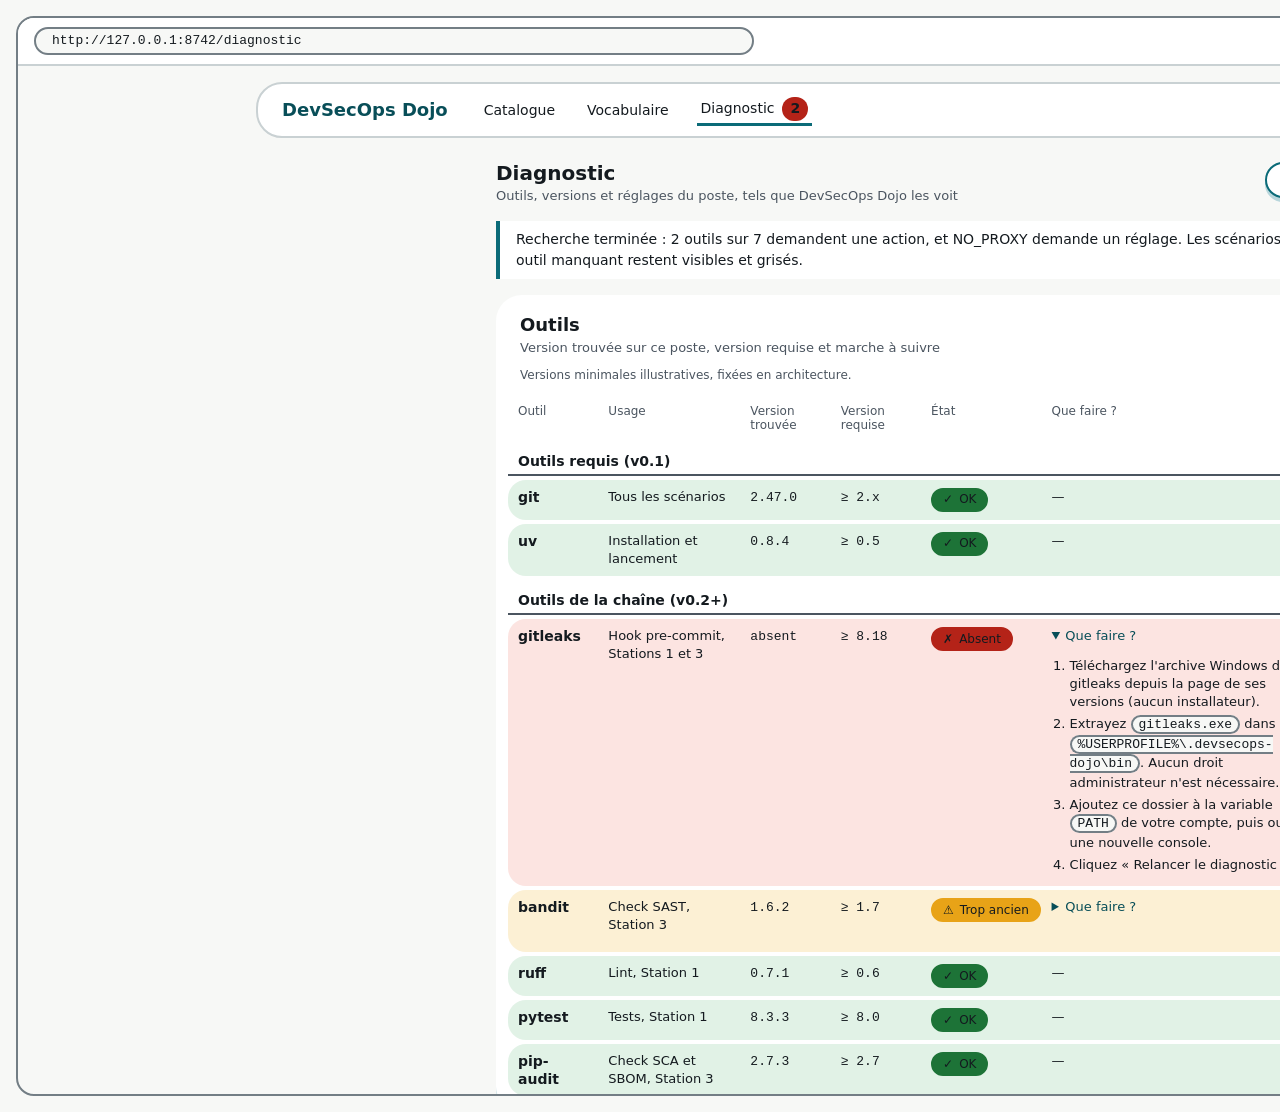
<file: _bmad-output/planning-artifacts/ux-designs/ux-devsecops-dojo-2026-10-18/mockups/diagnostic.html>
<!doctype html>
<html lang="fr">
<head>
<meta charset="utf-8">
<meta name="viewport" content="width=device-width, initial-scale=1">
<title>Diagnostic - DevSecOps Dojo</title>
<style>
/*
  Maquette : page Diagnostic (FR-19), cas de Camille derriere un proxy. Illustre les spines, sans les remplacer.
  EXPERIENCE.md : Information Architecture (en-tete site-nav, pages annexes 960 px sans pois) ;
    Component Patterns (site-nav, diagnostic-row, diagnostic-badge) ; State Patterns > Outil manquant ;
    Accessibility Floor > Champs (pastille nommee, tableaux avec th, jamais la couleur seule) ;
    Diagnostic (tableau groupe par jalon, etats en mots + icone, « Que faire ? » depliable, section Proxy,
    « Continuer vers le catalogue ») ; Flow 3 (etapes 4 et 5).
  DESIGN.md : Colors (etats, deux jaunes), Typography, Layout & Spacing, Elevation & Depth ;
    Components > Catalogue, diagnostic, exports (diagnostic-badge) ; diagnostic-row ; button-primary ; button-secondary.
  Theme : variables sur :root ; sombre par prefers-color-scheme ET case « Theme sombre » (:has, sans JS).
*/
:root{
  --primary:#0B6B78;--primary-deep:#084E58;--primary-soft:#DCEFF1;--accent:#1D7337;--accent-soft:#E1F2E6;
  --ink:#141A1F;--ink-soft:#4B5560;--muted:#737E85;--line:#C9D1D3;--surface:#F7F8F6;--surface-raised:#FFFFFF;
  --warning:#E8A317;--danger:#B42318;--on-primary:#FFFFFF;--relief:#CFE3E6;--relief-active:#B8D6DB;
  --on-vivid:#141A1F;--warning-soft:#FCF0D4;--danger-soft:#FCE4E1;--ink-fill:#141A1F;--ink-fill-edge:#141A1F;--on-ink:#FFFFFF;
  --neutral-soft:#EFEFF4;--harness:#B8327A;--harness-soft:#FBE7F1;--context:#0F7B6C;
}
@media (prefers-color-scheme:dark){:root{
  --primary:#4FC1CF;--primary-deep:#86D8E2;--primary-soft:#123339;--accent-soft:#3A2415;
  --ink:#E7ECEE;--ink-soft:#A2AFB7;--line:#56605F;--surface:#0E1316;--surface-raised:#161D21;
  --danger:#F28B82;--on-primary:#052227;--relief:#1B3A40;--relief-active:#24505A;
  --warning-soft:#3A2E10;--danger-soft:#3B1A17;--ink-fill:#1B4A52;--ink-fill-edge:#4FC1CF;
  --neutral-soft:#26252F;--harness:#E8639F;--harness-soft:#3A1A2B;--context:#2FB8A3;
}}
:root:has(#dark-toggle:checked){color-scheme:dark;
  --primary:#4FC1CF;--primary-deep:#86D8E2;--primary-soft:#123339;--accent-soft:#3A2415;
  --ink:#E7ECEE;--ink-soft:#A2AFB7;--line:#56605F;--surface:#0E1316;--surface-raised:#161D21;
  --danger:#F28B82;--on-primary:#052227;--relief:#1B3A40;--relief-active:#24505A;
  --warning-soft:#3A2E10;--danger-soft:#3B1A17;--ink-fill:#1B4A52;--ink-fill-edge:#4FC1CF;
  --neutral-soft:#26252F;--harness:#E8639F;--harness-soft:#3A1A2B;--context:#2FB8A3;
}
:root:has(#theme-light:checked){color-scheme:light;
  --primary:#0B6B78;--primary-deep:#084E58;--primary-soft:#DCEFF1;--accent:#1D7337;--accent-soft:#E1F2E6;
  --ink:#141A1F;--ink-soft:#4B5560;--muted:#737E85;--line:#C9D1D3;--surface:#F7F8F6;--surface-raised:#FFFFFF;
  --warning:#E8A317;--danger:#B42318;--on-primary:#FFFFFF;--relief:#CFE3E6;--relief-active:#B8D6DB;
  --on-vivid:#141A1F;--warning-soft:#FCF0D4;--danger-soft:#FCE4E1;--ink-fill:#141A1F;--ink-fill-edge:#141A1F;--on-ink:#FFFFFF;
  --neutral-soft:#EFEFF4;--harness:#B8327A;--harness-soft:#FBE7F1;--context:#0F7B6C;
}
*{box-sizing:border-box}
body{margin:0;padding:16px;background:var(--surface);color:var(--ink);font:400 14px/1.5 "Atkinson Hyperlegible",system-ui,"Segoe UI",sans-serif}
h1,h2,h3,.fred{font-family:Fredoka,system-ui,"Segoe UI",sans-serif;margin:0}
code,.mono{font:400 13px/1.5 "JetBrains Mono","Cascadia Mono",Consolas,ui-monospace,monospace}
code{background:var(--surface);border:2px solid var(--muted);border-radius:12px;padding:0 6px}
a{color:var(--primary)}
:focus-visible{outline:2px solid var(--primary);outline-offset:2px}
.frame{width:1920px;height:1080px;border:2px solid var(--muted);border-radius:18px;overflow:hidden;display:flex;flex-direction:column;background:var(--surface)}
.chrome{display:flex;align-items:center;gap:16px;height:48px;padding:0 16px;background:var(--surface-raised);border-bottom:2px solid var(--line);flex:none}
.url{flex:1;max-width:720px;border:2px solid var(--muted);border-radius:9999px;padding:2px 16px;font:400 13px/1.5 "JetBrains Mono","Cascadia Mono",Consolas,ui-monospace,monospace;background:var(--surface)}
.toggle{margin-left:auto;display:inline-flex;align-items:center;gap:8px;min-height:32px;font:500 12px/1.2 Fredoka,system-ui,sans-serif;cursor:pointer}
.toggle input{width:20px;height:20px;accent-color:var(--primary)}
.viewport{flex:1;overflow:auto;padding:16px 24px 32px}
.site-nav{display:flex;align-items:center;gap:24px;height:56px;padding:0 24px;background:var(--surface-raised);border:2px solid var(--line);border-radius:26px;max-width:1440px;margin:0 auto 24px}
.brand{font:600 18px/1.15 Fredoka,system-ui,sans-serif;color:var(--primary-deep);margin-right:8px}
.site-nav a,.site-nav .btn-lite{display:inline-flex;align-items:center;gap:8px;min-height:32px;color:var(--ink);text-decoration:none;font:500 14px/1.2 Fredoka,system-ui,sans-serif;padding:0 4px}
.site-nav a[aria-current="page"]{border-bottom:3px solid var(--primary)}
.site-nav .right{margin-left:auto}
.btn-lite{background:none;border:2px solid var(--muted);border-radius:18px;padding:0 12px!important;color:var(--ink)}
.badge-diag{display:inline-flex;align-items:center;justify-content:center;min-width:24px;height:24px;padding:0 8px;border-radius:9999px;background:var(--danger);color:var(--on-vivid);font:600 14px/1.2 Fredoka,system-ui,sans-serif}
.pane-title{font:600 18px/1.15 Fredoka,system-ui,sans-serif}
.pane-subtitle{font:400 13px/1.3 "Atkinson Hyperlegible",system-ui,sans-serif;color:var(--ink-soft);margin:4px 0 0}
.btn{display:inline-flex;align-items:center;justify-content:center;gap:8px;min-height:36px;padding:0 16px;border-radius:18px;font:500 14px/1.2 Fredoka,system-ui,sans-serif;text-decoration:none;cursor:pointer}
.btn-primary{background:var(--primary);color:var(--on-primary);border:2px solid var(--primary);box-shadow:0 4px 0 var(--primary-deep)}
.btn-secondary{background:var(--surface-raised);color:var(--primary);border:2px solid var(--primary);box-shadow:0 4px 0 var(--relief-active)}
.pill{display:inline-flex;align-items:center;gap:6px;min-height:24px;padding:0 10px;border-radius:9999px;border:2px solid var(--line);background:var(--surface);color:var(--ink);font:500 12px/1.2 Fredoka,system-ui,sans-serif;white-space:nowrap}
.pill.ok{background:var(--accent);color:var(--on-vivid);border-color:var(--accent)}
.pill.warn{background:var(--warning);color:var(--on-vivid);border-color:var(--warning)}
.pill.fail{background:var(--danger);color:var(--on-vivid);border-color:var(--danger)}
.annex{max-width:960px;margin:0 auto}
.annex>header{margin-bottom:16px;display:flex;align-items:flex-start;gap:16px}
.annex>header .grow{flex:1}
.annex h1{font-size:20px;line-height:1.1}
.summary{margin:0 0 16px;padding:8px 16px;border-left:4px solid var(--primary);background:var(--surface-raised);border-radius:0 18px 18px 0;font-size:14px}
.pane{background:var(--surface-raised);border-radius:26px;box-shadow:0 4px 0 var(--relief);padding:12px;margin-bottom:24px}
.pane>h2{font:600 18px/1.15 Fredoka,system-ui,sans-serif;padding:8px 12px 0}
.pane>.pane-subtitle{padding:0 12px 8px}
table{width:100%;border-collapse:separate;border-spacing:0 4px;table-layout:fixed}
th,td{text-align:left;vertical-align:top;padding:8px 10px;font-size:13px;line-height:1.4}
thead th{font:500 12px/1.2 Fredoka,system-ui,sans-serif;color:var(--ink-soft);padding-bottom:4px}
th.grp{font:600 14px/1.2 Fredoka,system-ui,sans-serif;color:var(--ink);padding:12px 10px 4px;border-bottom:2px solid var(--ink-soft)}
tr.ok td,tr.ok th{background:var(--accent-soft)}
tr.warn td,tr.warn th{background:var(--warning-soft)}
tr.fail td,tr.fail th{background:var(--danger-soft)}
tbody tr.ok>:first-child,tbody tr.warn>:first-child,tbody tr.fail>:first-child{border-radius:18px 0 0 18px}
tbody tr.ok>:last-child,tbody tr.warn>:last-child,tbody tr.fail>:last-child{border-radius:0 18px 18px 0}
tbody th[scope=row]{font:600 14px/1.3 Fredoka,system-ui,sans-serif}
td .sub{display:block;color:var(--ink-soft);font-size:12px;font-weight:400}
td.num{font:600 14px/1.2 Fredoka,system-ui,sans-serif}
summary{cursor:pointer;min-height:24px;font:500 13px/1.4 Fredoka,system-ui,sans-serif;color:var(--primary-deep)}
details ol{margin:6px 0 0;padding-left:18px}
details li{margin-bottom:4px}
details p{margin:6px 0 0}
.foot{display:flex;align-items:center;gap:16px;margin-top:8px}
.foot p{margin:0;color:var(--ink-soft)}
.toggle label{display:inline-flex;align-items:center;gap:6px;margin-left:12px}
.menu-path{min-height:32px;padding:0 14px;border:2px solid var(--muted);border-radius:18px;background:var(--surface-raised);color:var(--ink);font:500 12px/1.2 Fredoka,system-ui,sans-serif}
</style>
</head>
<body>
<div class="frame">
  <div class="chrome">
    <span class="url">http://127.0.0.1:8742/diagnostic</span>
    <span class="toggle" role="group" aria-label="Forcer un thème (maquette)"><label><input type="checkbox" id="theme-light"> Forcer clair</label><label><input type="checkbox" id="dark-toggle"> Forcer sombre</label></span>
  </div>
  <div class="viewport">
    <header class="site-nav">
      <span class="brand">DevSecOps Dojo</span>
      <a href="#">Catalogue</a>
      <a href="#">Vocabulaire</a>
      <a href="#" aria-current="page" aria-label="Diagnostic, 2 outils absents ou trop anciens">Diagnostic <span class="badge-diag" aria-hidden="true">2</span></a>
      <span class="right"></span><button class="menu-path" aria-haspopup="menu" aria-label="Parcours en cours : LLM. Changer de parcours">Parcours LLM ▾</button><span class="btn-lite">Affichage ▾</span>
    </header>

    <main class="annex">
      <header>
        <div class="grow">
          <h1 class="pane-title">Diagnostic</h1>
          <p class="pane-subtitle">Outils, versions et réglages du poste, tels que DevSecOps Dojo les voit</p>
        </div>
        <a class="btn btn-secondary" href="#">Relancer le diagnostic</a>
      </header>
      <p class="summary" role="status">Recherche terminée : 2 outils sur 7 demandent une action, et NO_PROXY demande un réglage. Les scénarios qui dépendent d'un outil manquant restent visibles et grisés.</p>

      <section class="pane" aria-labelledby="h-outils">
        <h2 id="h-outils">Outils</h2>
        <p class="pane-subtitle">Version trouvée sur ce poste, version requise et marche à suivre</p>
        <p class="pane-subtitle" style="font-size:12px">Versions minimales illustratives, fixées en architecture.</p>
        <table>
          <colgroup><col style="width:84px"><col style="width:132px"><col style="width:84px"><col style="width:84px"><col style="width:112px"><col style="width:270px"><col style="width:104px"></colgroup>
          <thead><tr><th scope="col">Outil</th><th scope="col">Usage</th><th scope="col">Version trouvée</th><th scope="col">Version requise</th><th scope="col">État</th><th scope="col">Que faire ?</th><th scope="col">Scénarios indisponibles</th></tr></thead>
          <tbody>
            <tr><th scope="colgroup" colspan="7" class="grp">Outils requis (v0.1)</th></tr>
            <tr class="ok"><th scope="row">git</th><td>Tous les scénarios</td><td class="mono">2.47.0</td><td class="mono">≥ 2.x</td><td><span class="pill ok"><span aria-hidden="true">✓</span> OK</span></td><td>—</td><td class="num">0</td></tr>
            <tr class="ok"><th scope="row">uv</th><td>Installation et lancement</td><td class="mono">0.8.4</td><td class="mono">≥ 0.5</td><td><span class="pill ok"><span aria-hidden="true">✓</span> OK</span></td><td>—</td><td class="num">0</td></tr>
            <tr><th scope="colgroup" colspan="7" class="grp">Outils de la chaîne (v0.2+)</th></tr>
            <tr class="fail"><th scope="row">gitleaks</th><td>Hook pre-commit, Stations 1 et 3</td><td class="mono">absent</td><td class="mono">≥ 8.18</td><td><span class="pill fail"><span aria-hidden="true">✗</span> Absent</span></td>
              <td><details open><summary>Que faire ?</summary>
                <ol>
                  <li>Téléchargez l'archive Windows de gitleaks depuis la page de ses versions (aucun installateur).</li>
                  <li>Extrayez <code>gitleaks.exe</code> dans <code>%USERPROFILE%\.devsecops-dojo\bin</code>. Aucun droit administrateur n'est nécessaire.</li>
                  <li>Ajoutez ce dossier à la variable <code>PATH</code> de votre compte, puis ouvrez une nouvelle console.</li>
                  <li>Cliquez « Relancer le diagnostic ».</li>
                </ol></details></td>
              <td class="num">2<span class="sub">Hook pre-commit ; clé d'API en dur</span></td></tr>
            <tr class="warn"><th scope="row">bandit</th><td>Check SAST, Station 3</td><td class="mono">1.6.2</td><td class="mono">≥ 1.7</td><td><span class="pill warn"><span aria-hidden="true">⚠</span> Trop ancien</span></td>
              <td><details><summary>Que faire ?</summary><p>Mettez bandit à jour : <code>uv tool upgrade bandit</code>.</p></details></td>
              <td class="num">1<span class="sub">Code vulnérable</span></td></tr>
            <tr class="ok"><th scope="row">ruff</th><td>Lint, Station 1</td><td class="mono">0.7.1</td><td class="mono">≥ 0.6</td><td><span class="pill ok"><span aria-hidden="true">✓</span> OK</span></td><td>—</td><td class="num">0</td></tr>
            <tr class="ok"><th scope="row">pytest</th><td>Tests, Station 1</td><td class="mono">8.3.3</td><td class="mono">≥ 8.0</td><td><span class="pill ok"><span aria-hidden="true">✓</span> OK</span></td><td>—</td><td class="num">0</td></tr>
            <tr class="ok"><th scope="row">pip-audit</th><td>Check SCA et SBOM, Station 3</td><td class="mono">2.7.3</td><td class="mono">≥ 2.7</td><td><span class="pill ok"><span aria-hidden="true">✓</span> OK</span></td><td>—</td><td class="num">0</td></tr>
          </tbody>
        </table>
      </section>

      <section class="pane" aria-labelledby="h-proxy">
        <h2 id="h-proxy">Proxy</h2>
        <p class="pane-subtitle">Ce que le poste déclare, et ce qui manque pour atteindre l'application en local</p>
        <table>
          <colgroup><col style="width:140px"><col style="width:216px"><col style="width:130px"><col></colgroup>
          <thead><tr><th scope="col">Réglage</th><th scope="col">Valeur détectée</th><th scope="col">État</th><th scope="col">Que faire ?</th></tr></thead>
          <tbody>
            <tr class="ok"><th scope="row" class="mono">HTTPS_PROXY</th><td class="mono">http://proxy.****.fr:8080</td><td><span class="pill ok"><span aria-hidden="true">✓</span> Détecté</span></td><td>Rien à faire. L'installation et les mises à jour passent par ce proxy.</td></tr>
            <tr class="warn"><th scope="row" class="mono">NO_PROXY</th><td class="mono">*.intra.exemple.fr</td><td><span class="pill warn"><span aria-hidden="true">⚠</span> À compléter</span></td>
              <td><details open><summary>Que faire ?</summary>
                <p>Le navigateur envoie <code>127.0.0.1</code> au proxy et n'atteint pas l'application. Ajoutez <code>localhost</code> et <code>127.0.0.1</code> :</p>
                <p><code>setx NO_PROXY "*.intra.exemple.fr,localhost,127.0.0.1"</code></p>
                <p>Ouvrez ensuite une nouvelle console et relancez le diagnostic.</p></details></td></tr>
            <tr class="ok"><th scope="row" class="mono">UV_SYSTEM_CERTS</th><td class="mono">true</td><td><span class="pill ok"><span aria-hidden="true">✓</span> OK</span></td><td>uv utilise les certificats du système, donc ceux de votre proxy.</td></tr>
          </tbody>
        </table>
      </section>

      <div class="foot">
        <a class="btn btn-primary" href="#">Continuer vers le catalogue</a>
        <p>gitleaks et bandit n'empêchent pas d'ouvrir le catalogue : seuls leurs 3 scénarios sont grisés.</p>
      </div>
    </main>
  </div>
</div>
</body>
</html>
</file>
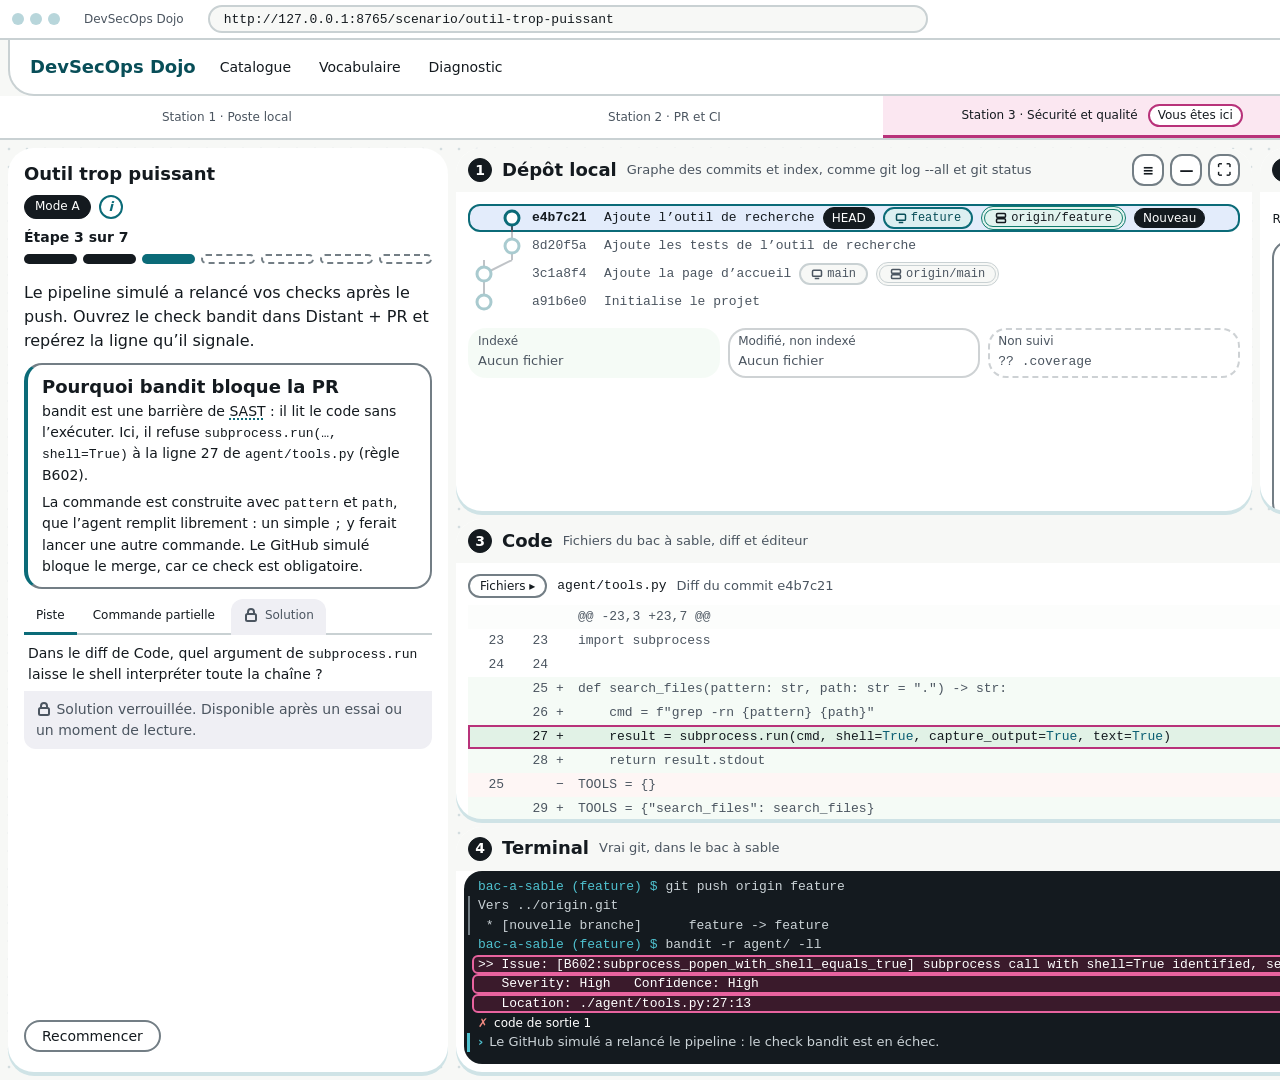
<file: _bmad-output/planning-artifacts/ux-designs/ux-devsecops-dojo-2026-10-18/mockups/espace-travail.html>
<!doctype html>
<html lang="fr">
<head>
<meta charset="utf-8">
<meta name="viewport" content="width=1920">
<title>Espace de travail v0.2</title>
<style>
/*
  Maquette key-espace-travail : espace de travail v0.2, disposition A, 1920x1080. Illustre, et ne remplace pas, les spines.
  DESIGN.md : Layout & Spacing (disposition A, bandeau chain-band 44 px, panneau 440 px) ; Elevation & Depth ; Shapes ;
    Colors (une couleur = un sens, états, terminal, code) ; Typography ; Components > Focus, liaison, sélection (link-state, focus-ring) ;
    Panneau Scénario (scenario-panel, mode-badge, path-badge, step-progress, hint-tabs) ; Terminal (terminal-prompt, -stderr, -exit-error, -app-message) ;
    Dépôt local (graph-commit, graph-edge, graph-head, graph-branch, graph-remote-ref, new-mark, staging-index) ;
    Code (diff-view) ; Distant + PR (pr-card, pr-check, review-log, merge-blocked) ; Chaîne et vocabulaire (chain-band, glossary-term).
  EXPERIENCE.md : Information Architecture > Disposition A et proportions ; Component Patterns ; Correspondances entre vues (ligne Check) ;
    State Patterns (PR bloquée, Synchro après commande) ; Accessibility Floor (graphe, terminal, indices) ; Key Flows > Flow 4 (UJ-3), étape 3.
  Correspondance montrée : check bandit focalisé -> commit e4b7c21, ligne 27 du diff, sortie du terminal, raison de merge-blocked ; le reste estompé (décors à 0,35, texte en ink-soft, sans opacité sur le texte).
*/
/* === Jetons : DESIGN.md (clair), puis sombre par prefers-color-scheme et par la case Thème sombre (:has, sans JS) === */
:root{--ui:'Atkinson Hyperlegible',system-ui,sans-serif;--display:Fredoka,system-ui,sans-serif;--mono:'JetBrains Mono','Cascadia Mono',Consolas,ui-monospace,monospace;--term-lit-fill:#3A1A2B;--term-lit-ring:#E8639F;
--primary:#0B6B78;--primary-deep:#084E58;--primary-soft:#DCEFF1;--accent:#1D7337;--accent-soft:#E1F2E6;--ink:#141A1F;--ink-soft:#4B5560;--muted:#737E85;--line:#C9D1D3;--surface:#F7F8F6;--surface-raised:#FFFFFF;--warning:#E8A317;--danger:#B42318;--on-primary:#FFFFFF;--relief:#CFE3E6;--relief-active:#B8D6DB;--dot:#D3DDDF;--hosting-boundary:#141A1F;--state-active:#1D7337;--state-ok:#1D7337;--state-blocked:#B42318;--state-error:#B42318;--state-unavailable:#737E85;--discipline-prompt:#0B6B78;--discipline-prompt-soft:#E3ECFB;--discipline-context:#0F7B6C;--discipline-context-soft:#E2F3EF;--discipline-harness:#B8327A;--discipline-harness-soft:#FBE7F1;--discipline-network:#E8A317;--discipline-network-soft:#FCF0D4;--discipline-neutral:#737E85;--discipline-neutral-soft:#EFEFF4;--on-ink:#FFFFFF;--on-ink-soft:#CBD3D7;--produced-soft:#E8EEF7;--json-key:#1E3A8A;--json-string:#7A3410;--json-literal:#0B5E73;--ink-fill:#141A1F;--ink-fill-edge:#141A1F;--on-discipline:#FFFFFF;--on-vivid:#141A1F;--warning-soft:#FCF0D4;--danger-soft:#FCE4E1;--logo-tile:#FFFFFF;--terminal-bg:#141A1F;--terminal-fg:#FFFFFF;--terminal-fg-soft:#CBD3D7;--terminal-accent:#4FC1CF;--terminal-danger:#F28B82;--terminal-rule:#737E85;--focus-on-ink:#FFFFFF;
}
@media (prefers-color-scheme: dark){:root{
--primary:#4FC1CF;--primary-deep:#86D8E2;--primary-soft:#123339;--accent:#1D7337;--accent-soft:#3A2415;--ink:#E7ECEE;--ink-soft:#A2AFB7;--muted:#737E85;--line:#56605F;--surface:#0E1316;--surface-raised:#161D21;--warning:#E8A317;--danger:#F28B82;--on-primary:#052227;--relief:#1B3A40;--relief-active:#24505A;--dot:#252F34;--hosting-boundary:#E7ECEE;--state-active:#1D7337;--state-ok:#1D7337;--state-blocked:#F28B82;--state-error:#F28B82;--state-unavailable:#737E85;--discipline-prompt:#4FC1CF;--discipline-prompt-soft:#1A2742;--discipline-context:#2FB8A3;--discipline-context-soft:#12302B;--discipline-harness:#E8639F;--discipline-harness-soft:#3A1A2B;--discipline-network:#F2C14E;--discipline-network-soft:#3A2E10;--discipline-neutral:#737E85;--discipline-neutral-soft:#26252F;--on-ink:#FFFFFF;--on-ink-soft:#CBD3D7;--produced-soft:#1A2335;--json-key:#9DBBFF;--json-string:#F2A77E;--json-literal:#6FD3E3;--ink-fill:#1B4A52;--ink-fill-edge:#4FC1CF;--on-discipline:#052227;--on-vivid:#141A1F;--warning-soft:#3A2E10;--danger-soft:#3B1A17;--logo-tile:#FFFFFF;--terminal-bg:#0E1316;--terminal-fg:#E7ECEE;--terminal-fg-soft:#CBD3D7;--terminal-accent:#4FC1CF;--terminal-danger:#F28B82;--terminal-rule:#737E85;--focus-on-ink:#FFFFFF;
}}
:root:has(#theme-dark:checked){color-scheme:dark;
--primary:#4FC1CF;--primary-deep:#86D8E2;--primary-soft:#123339;--accent:#1D7337;--accent-soft:#3A2415;--ink:#E7ECEE;--ink-soft:#A2AFB7;--muted:#737E85;--line:#56605F;--surface:#0E1316;--surface-raised:#161D21;--warning:#E8A317;--danger:#F28B82;--on-primary:#052227;--relief:#1B3A40;--relief-active:#24505A;--dot:#252F34;--hosting-boundary:#E7ECEE;--state-active:#1D7337;--state-ok:#1D7337;--state-blocked:#F28B82;--state-error:#F28B82;--state-unavailable:#737E85;--discipline-prompt:#4FC1CF;--discipline-prompt-soft:#1A2742;--discipline-context:#2FB8A3;--discipline-context-soft:#12302B;--discipline-harness:#E8639F;--discipline-harness-soft:#3A1A2B;--discipline-network:#F2C14E;--discipline-network-soft:#3A2E10;--discipline-neutral:#737E85;--discipline-neutral-soft:#26252F;--on-ink:#FFFFFF;--on-ink-soft:#CBD3D7;--produced-soft:#1A2335;--json-key:#9DBBFF;--json-string:#F2A77E;--json-literal:#6FD3E3;--ink-fill:#1B4A52;--ink-fill-edge:#4FC1CF;--on-discipline:#052227;--on-vivid:#141A1F;--warning-soft:#3A2E10;--danger-soft:#3B1A17;--logo-tile:#FFFFFF;--terminal-bg:#0E1316;--terminal-fg:#E7ECEE;--terminal-fg-soft:#CBD3D7;--terminal-accent:#4FC1CF;--terminal-danger:#F28B82;--terminal-rule:#737E85;--focus-on-ink:#FFFFFF;
}
:root:has(#theme-light:checked){color-scheme:light;--ui:'Atkinson Hyperlegible',system-ui,sans-serif;--display:Fredoka,system-ui,sans-serif;--mono:'JetBrains Mono','Cascadia Mono',Consolas,ui-monospace,monospace;--term-lit-fill:#3A1A2B;--term-lit-ring:#E8639F;
--primary:#0B6B78;--primary-deep:#084E58;--primary-soft:#DCEFF1;--accent:#1D7337;--accent-soft:#E1F2E6;--ink:#141A1F;--ink-soft:#4B5560;--muted:#737E85;--line:#C9D1D3;--surface:#F7F8F6;--surface-raised:#FFFFFF;--warning:#E8A317;--danger:#B42318;--on-primary:#FFFFFF;--relief:#CFE3E6;--relief-active:#B8D6DB;--dot:#D3DDDF;--hosting-boundary:#141A1F;--state-active:#1D7337;--state-ok:#1D7337;--state-blocked:#B42318;--state-error:#B42318;--state-unavailable:#737E85;--discipline-prompt:#0B6B78;--discipline-prompt-soft:#E3ECFB;--discipline-context:#0F7B6C;--discipline-context-soft:#E2F3EF;--discipline-harness:#B8327A;--discipline-harness-soft:#FBE7F1;--discipline-network:#E8A317;--discipline-network-soft:#FCF0D4;--discipline-neutral:#737E85;--discipline-neutral-soft:#EFEFF4;--on-ink:#FFFFFF;--on-ink-soft:#CBD3D7;--produced-soft:#E8EEF7;--json-key:#1E3A8A;--json-string:#7A3410;--json-literal:#0B5E73;--ink-fill:#141A1F;--ink-fill-edge:#141A1F;--on-discipline:#FFFFFF;--on-vivid:#141A1F;--warning-soft:#FCF0D4;--danger-soft:#FCE4E1;--logo-tile:#FFFFFF;--terminal-bg:#141A1F;--terminal-fg:#FFFFFF;--terminal-fg-soft:#CBD3D7;--terminal-accent:#4FC1CF;--terminal-danger:#F28B82;--terminal-rule:#737E85;--focus-on-ink:#FFFFFF;
}

/* === Base commune (composants de DESIGN.md > Components) === */
*{box-sizing:border-box}
html{background:var(--surface)}
body{margin:0;min-width:1920px;background:var(--surface);color:var(--ink);font:400 14px/1.5 var(--ui)}
button,input{font:inherit;color:inherit}
button{cursor:default}
h1,h2,h3,p,ul,ol{margin:0;padding:0}
ul,ol{list-style:none}
code,.mono{font-family:var(--mono);font-size:13px;line-height:1.5}
:focus-visible{outline:2px solid var(--primary);outline-offset:2px}
.sr{position:absolute;width:1px;height:1px;overflow:hidden;clip:rect(0 0 0 0);white-space:nowrap}
.cap{width:1920px;padding:16px 16px 8px;font:600 18px/1.3 var(--display);color:var(--ink)}
.cap span{font:400 13px/1.4 var(--ui);color:var(--ink-soft);margin-left:12px}

/* Etats : un fond/trait "decor" estompable sans toucher au texte (DESIGN > Focus, liaison) */
.bg{position:relative;isolation:isolate}
.bg::before{content:"";position:absolute;inset:0;border-radius:inherit;background:var(--fill,transparent);border:var(--bw,0) var(--bs,solid) var(--bc,transparent);opacity:var(--decor,1);z-index:-1;pointer-events:none}
.dim{--decor:.35;color:var(--ink-soft)}
.lit{--bw:2px;--bc:var(--discipline-harness)}
.lit-prompt{--bw:2px;--bc:var(--discipline-prompt);--fill:var(--discipline-prompt-soft)}
.lit-harness-fill{--fill:var(--discipline-harness-soft)}

/* Cadre de navigateur 1920x1080 */
.frame{width:1920px;height:1080px;display:grid;grid-template-rows:40px minmax(0,1fr);overflow:hidden;background:var(--surface);color:var(--ink)}
.chrome{display:flex;align-items:center;gap:12px;padding:0 12px;background:var(--surface-raised);border-bottom:2px solid var(--line)}
.chrome .lights{display:flex;gap:6px}
.chrome .lights i{width:12px;height:12px;border-radius:50%;background:var(--relief-active)}
.chrome .tabname{font:500 12px/1.2 var(--display);color:var(--ink-soft);padding:0 12px}
.addr{flex:0 1 720px;height:28px;display:flex;align-items:center;padding:0 14px;border:2px solid var(--line);border-radius:9999px;background:var(--surface);font:400 13px/1 var(--mono);color:var(--ink)}
.theme{margin-left:auto;display:inline-flex;align-items:center;gap:8px;min-height:32px;padding:0 14px;border:2px solid var(--muted);border-radius:18px;background:var(--surface-raised);font:500 12px/1.2 var(--display)}
.theme input{width:18px;height:18px;margin:0;accent-color:var(--primary)}
.app{display:grid;min-height:0;grid-template-rows:56px minmax(0,1fr)}
.app.with-chain{grid-template-rows:56px 44px minmax(0,1fr)}

/* site-nav */
.nav{display:flex;align-items:center;gap:20px;height:56px;margin:0 8px;padding:0 20px;background:var(--surface-raised);border:2px solid var(--line);border-top:0;border-radius:0 0 26px 26px}
.brand{font:600 18px/1.15 var(--display);color:var(--primary-deep)}
.nav a{display:inline-flex;align-items:center;min-height:32px;padding:0 4px;color:var(--ink);text-decoration:none;font:400 14px/1.5 var(--ui)}
.nav .push{margin-left:auto}
.nav .menu-path{margin-right:4px}
.menu-btn{min-height:32px;padding:0 14px;border:2px solid var(--primary);border-radius:18px;background:var(--surface-raised);color:var(--primary);font:500 12px/1.2 var(--display)}

/* Boutons */
.btn{display:inline-flex;align-items:center;justify-content:center;gap:6px;min-height:32px;padding:4px 16px;border-radius:18px;border:0;font:500 14px/1.2 var(--display);margin-bottom:4px}
.btn-primary{background:var(--primary);color:var(--on-primary);box-shadow:0 4px 0 var(--primary-deep)}
.btn-sec{background:var(--surface-raised);color:var(--primary);border:2px solid var(--primary);box-shadow:0 4px 0 var(--relief-active)}
.btn-reset{background:var(--surface-raised);color:var(--ink);border:2px solid var(--muted)}
.btn-off,.btn[aria-disabled="true"]{background:var(--discipline-neutral-soft);color:var(--ink-soft);border:2px solid var(--muted);box-shadow:none}
.btn-armed{background:var(--primary);color:var(--on-primary);border:0;box-shadow:0 4px 0 var(--primary-deep)}
.btn-block{width:100%}

/* Vues (pane) */
.ws{display:grid;gap:8px;padding:8px;min-height:0;background-color:var(--surface);background-image:radial-gradient(var(--dot) 1.5px,transparent 1.6px);background-size:18px 18px}
.pane{display:flex;flex-direction:column;min-height:0;min-width:0;background:var(--surface-raised);border-radius:26px;box-shadow:0 4px 0 var(--relief);overflow:hidden}
.ph{display:flex;align-items:center;gap:10px;height:44px;padding:0 12px;background:var(--surface);flex:none}
.step{display:inline-flex;align-items:center;justify-content:center;width:24px;height:24px;border-radius:50%;background:var(--ink-fill);color:var(--on-ink);border:1px solid var(--ink-fill-edge);font:600 14px/1.2 var(--display);flex:none}
.pt{font:600 18px/1.15 var(--display);white-space:nowrap}
.pst{font:400 13px/1.3 var(--ui);color:var(--ink-soft);white-space:nowrap;overflow:hidden;text-overflow:ellipsis;min-width:0}
.pctl{margin-left:auto;display:flex;gap:6px;flex:none}
.pctl button{width:32px;height:32px;border:2px solid var(--muted);border-radius:12px;background:var(--surface-raised);font:600 14px/1 var(--display)}
.pb{flex:1;min-height:0;overflow:auto;padding:12px}
.chip{display:inline-flex;align-items:center;min-height:32px;padding:0 14px;border:2px dashed var(--primary);border-radius:9999px;background:var(--primary-soft);color:var(--primary);font:500 12px/1.2 var(--display)}
.chips{display:flex;gap:8px;align-items:center}

/* Bandeau de la chaine */
.chain{display:flex;align-items:stretch;height:44px;margin:0;padding:0 8px;background:var(--surface-raised);border-bottom:2px solid var(--line)}
.stn{flex:1;display:flex;align-items:center;justify-content:center;gap:10px;font:500 12px/1.2 var(--display);color:var(--ink-soft);border:0;background:transparent}
.stn.cur{background:var(--discipline-harness-soft);border-bottom:3px solid var(--discipline-harness);color:var(--ink)}
.stn .here{padding:2px 8px;border-radius:9999px;background:var(--surface-raised);border:2px solid var(--discipline-harness);color:var(--ink);font:500 12px/1.2 var(--display)}
.boundary{display:flex;align-items:center;gap:6px;padding:0 10px;border-left:2px solid var(--hosting-boundary);border-right:2px solid var(--hosting-boundary);font:600 12px/1.2 var(--display);color:var(--ink)}
.chain .menu-btn{align-self:center;margin-left:10px}

/* Panneau Scenario */
.panel{display:flex;flex-direction:column;gap:10px;min-height:0;padding:16px;background:var(--surface-raised);border-radius:26px;box-shadow:0 4px 0 var(--relief);overflow:auto}
.panel h2{font:600 18px/1.15 var(--display)}
.badges{display:flex;align-items:center;gap:8px;flex-wrap:wrap}
.mode{display:inline-flex;align-items:center;min-height:24px;padding:0 10px;border-radius:12px;background:var(--ink-fill);color:var(--on-ink);border:1px solid var(--ink-fill-edge);font:500 12px/1.2 var(--display)}
.path{display:inline-flex;align-items:center;min-height:24px;padding:0 12px;border-radius:9999px;background:var(--surface);color:var(--ink);border:2px solid var(--ink-soft);font:500 12px/1.2 var(--display)}
.ibtn{display:inline-flex;align-items:center;justify-content:center;width:24px;height:24px;border-radius:50%;border:2px solid var(--primary);background:transparent;color:var(--primary);font:italic 600 13px/1 var(--display)}
.prog{display:flex;flex-direction:column;gap:2px}
.prog .n{font:600 14px/1.2 var(--display)}
.segs{display:flex;gap:6px}
.seg{flex:1;height:24px;display:flex;align-items:center;border:0;background:transparent;padding:0}
.seg i{display:block;width:100%;height:10px;border-radius:9999px}
.seg.done i{background:var(--ink)}
.seg.cur i{background:var(--primary)}
.seg.next i{border:2px dashed var(--muted)}
.consigne{font:400 16px/1.5 var(--ui)}
.explain{border:2px solid var(--muted);border-left:4px solid var(--primary);border-radius:18px;padding:10px 14px;background:var(--surface-raised)}
.explain h3{font:600 18px/1.3 var(--display);margin-bottom:2px}
.explain p{font:400 14px/1.5 var(--ui)}
.explain p+p{margin-top:6px}
.gt{text-decoration:underline dotted 2px var(--primary);text-underline-offset:3px}
.qlabel{font:600 14px/1.2 var(--display)}

/* hint-tabs */
.tabs{display:flex;gap:4px;border-bottom:2px solid var(--line)}
.tab{min-height:36px;padding:0 12px;border:0;background:transparent;font:500 12px/1.2 var(--display);color:var(--ink);display:inline-flex;align-items:center;gap:6px;border-bottom:3px solid transparent;margin-bottom:-2px}
.tab.on{border-bottom-color:var(--primary)}
.tab.lock{background:var(--discipline-neutral-soft);color:var(--ink-soft);border-radius:12px 12px 0 0}
.hint{padding:8px 4px;font:400 14px/1.5 var(--ui)}
.hint.lockmsg{background:var(--discipline-neutral-soft);color:var(--ink-soft);border-radius:0 0 12px 12px;padding:8px 12px;margin-top:-2px}
.ico{width:16px;height:16px;flex:none;vertical-align:-3px}

/* Etats de check, pastilles, tags */
.tag-ink{display:inline-flex;align-items:center;padding:0 8px;min-height:20px;border-radius:12px;background:var(--ink-fill);color:var(--on-ink);border:1px solid var(--ink-fill-edge);font:500 12px/1.2 var(--display)}
.tag-dash{display:inline-flex;align-items:center;padding:0 8px;min-height:20px;border-radius:12px;border:2px dashed var(--muted);color:var(--ink-soft);background:var(--surface);font:500 12px/1.2 var(--display)}
.chk{display:flex;align-items:center;gap:8px;min-height:28px;padding:2px 12px;border-radius:18px;--fill:var(--surface);font:400 13px/1.4 var(--ui)}
.chk.ok{--fill:var(--accent-soft)}
.chk.fail{--fill:var(--danger-soft)}
.chk.run{--fill:var(--primary-soft)}
.chk .g{font:700 14px/1 var(--ui);width:14px;text-align:center}
.chk .dur{margin-left:auto;color:var(--ink-soft)}
.dot{display:inline-block;width:10px;height:10px;border-radius:50%;background:var(--state-active);border:2px solid var(--ink)}
.pill{display:inline-flex;align-items:center;gap:6px;min-height:22px;padding:0 10px;border-radius:9999px;background:var(--surface);border:2px solid var(--line);font:500 12px/1.2 var(--display)}

/* Graphe */
.gr{display:grid;grid-template-columns:64px 72px minmax(0,1fr);align-items:center;height:28px;border-radius:12px;font:400 13px/1.4 var(--mono)}
.gr .sha{font:400 13px/1.4 var(--mono)}
.gr .msg{display:flex;align-items:center;gap:8px;min-width:0;white-space:nowrap;overflow:hidden}
.gr svg.lane{width:64px;height:28px;display:block}
.branch{display:inline-flex;align-items:center;gap:4px;height:22px;padding:0 10px;border-radius:9999px;background:var(--primary-soft);color:var(--primary-deep);border:2px solid var(--primary);font:500 12px/1.2 var(--mono)}
.rref{display:inline-flex;align-items:center;gap:4px;height:24px;padding:0 10px;border-radius:9999px;background:var(--discipline-context-soft);color:var(--ink);border:4px double var(--discipline-context);font:500 12px/1.2 var(--mono)}
.head{display:inline-flex;align-items:center;height:22px;padding:0 8px;border-radius:12px;background:var(--ink-fill);color:var(--on-ink);border:1px solid var(--ink-fill-edge);font:500 12px/1.2 var(--display)}
.new{display:inline-flex;align-items:center;height:20px;padding:0 8px;border-radius:12px;background:var(--ink-fill);color:var(--on-ink);border:1px solid var(--ink-fill-edge);font:500 12px/1.2 var(--display)}
.agent{display:inline-flex;align-items:center;height:20px;padding:0 8px;border-radius:9999px;background:var(--primary-soft);color:var(--primary-deep);font:500 12px/1.2 var(--display)}
.idx{display:grid;grid-template-columns:repeat(3,1fr);gap:8px}
.idx>div{border-radius:18px;padding:6px 10px;min-height:50px}
.idx .staged{--fill:var(--accent-soft)}
.idx .untracked{}
.idx b{display:block;font:500 12px/1.2 var(--display);margin-bottom:2px}
.idx .empty{font:400 13px/1.4 var(--ui);color:var(--ink-soft)}

/* Diff */
.diff{font:400 13px/24px var(--mono)}
.dl{display:grid;grid-template-columns:44px 44px 22px minmax(0,1fr);height:24px;align-items:center;white-space:pre}
.dl .ln{text-align:right;padding-right:8px;color:var(--ink-soft)}
.dl.add{--fill:var(--accent-soft)}
.dl.del{--fill:var(--danger-soft)}
.dl.hunk{--fill:var(--surface);color:var(--ink-soft)}
.k{color:var(--json-key)}.s{color:var(--json-string)}.l{color:var(--json-literal)}
.filebar{display:flex;align-items:center;gap:10px;min-height:30px;margin-bottom:4px}
.filebar .tree{min-height:24px;padding:0 10px;border:2px solid var(--muted);border-radius:12px;background:var(--surface-raised);font:500 12px/1.2 var(--display)}
.filebar .path-f{font:500 13px/1.4 var(--mono)}

/* Terminal */
.tpane .pb{padding:0 8px 8px}
.term{height:100%;overflow:auto;background:var(--terminal-bg);color:var(--terminal-fg);border-radius:18px;padding:6px 14px;font:400 13px/1.5 var(--mono)}
.tl{height:19.5px;white-space:pre;display:flex;align-items:center;gap:0}
.tl .pm{color:var(--terminal-accent);margin-right:8px}
.tl.err{color:var(--terminal-fg-soft);border-left:2px solid var(--terminal-rule);padding-left:8px;margin-left:-10px}
.tl.app{font:400 13px/1.4 var(--ui);color:var(--terminal-fg-soft);border-left:3px solid var(--terminal-accent);padding-left:8px;margin-left:-11px}
.tl.app b{color:var(--terminal-accent);margin-right:6px;font-weight:700}
.tl.exit{font:500 12px/1.2 var(--display);color:var(--terminal-fg)}
.tl.exit b{color:var(--terminal-danger);margin-right:6px}
.term .dim{color:var(--terminal-fg-soft)}
.term .tlit{--fill:var(--term-lit-fill);--bc:var(--term-lit-ring);--bw:2px;border-radius:6px;padding:0 6px;margin:0 -6px}
.term .tdim{padding:0 6px;margin:0 -6px}
.cursor{display:inline-block;width:8px;height:15px;background:var(--terminal-fg);margin-left:2px}

/* Page */
.ws{grid-template-columns:440px minmax(0,1fr)}
.col{display:grid;grid-template-rows:40fr 33fr 27fr;gap:8px;min-height:0}
.row-top{display:grid;grid-template-columns:55fr 45fr;gap:8px;min-height:0}
.dim svg.lane{opacity:.35}
.dim .branch,.dim .rref{background:var(--surface);border-color:var(--line);color:var(--ink-soft)}
.dim .k,.dim .s,.dim .l{color:inherit}
.dim .agent{background:var(--surface);color:var(--ink-soft)}
.gr.lit-prompt .sha{font-weight:700}
.refs{display:flex;align-items:center;gap:8px;margin-bottom:6px;min-height:30px}
.refs .lbl{font:500 12px/1.2 var(--display)}
.refs .rref{height:26px}
.pr{border:2px solid var(--muted);border-radius:18px;padding:6px 12px 8px;display:flex;flex-direction:column;gap:5px}
.pr-head{display:flex;align-items:center;gap:10px;min-height:32px}
.pr-head h3{font:600 18px/1.3 var(--display)}
.pr-head code{color:var(--ink)}
.pr-head .btn{margin:0 0 0 auto}
.failwrap{display:flex;flex-direction:column;gap:4px}
.faildetail{display:flex;align-items:center;gap:12px;padding:0 14px 0 34px;min-height:24px;font:400 13px/1.4 var(--ui)}
.faildetail a{color:var(--primary);text-decoration:underline;text-underline-offset:2px;font-family:var(--mono)}
.faildetail .lk{margin-left:auto;display:flex;gap:14px}
.chk.focus{outline:2px solid var(--primary);outline-offset:2px}
.blocked{display:flex;gap:12px;align-items:flex-start}
.blocked .btn{margin:0;flex:none}
.reasons li{display:flex;align-items:center;gap:8px;min-height:22px;padding:0 8px;font:400 13px/1.4 var(--ui);border-radius:12px}
.reasons li::before{content:"-";color:var(--ink-soft)}
.passes{display:flex;flex-wrap:wrap;gap:5px}
.passes .chk{padding:2px 12px;gap:8px;white-space:nowrap}
.passes .chk .dur{margin-left:6px}
.rv{display:flex;align-items:center;gap:12px;min-height:26px;border-left:2px solid var(--ink-soft);padding-left:10px;font:400 13px/1.4 var(--ui)}
.rv .cnt{margin-left:auto;font:600 14px/1.2 var(--display)}
.rv .cnt small{font:400 13px/1.4 var(--ui);color:var(--ink-soft);margin-left:6px}
.theme label{display:inline-flex;align-items:center;gap:6px;margin-left:12px}
.menu-path{min-height:32px;padding:0 14px;border:2px solid var(--muted);border-radius:18px;background:var(--surface-raised);color:var(--ink);font:500 12px/1.2 Fredoka,system-ui,sans-serif}
</style>
</head>
<body>
<svg width="0" height="0" style="position:absolute" aria-hidden="true">
  <symbol id="i-poste" viewBox="0 0 16 16"><rect x="2" y="3" width="12" height="8" rx="1.5" fill="none" stroke="currentColor" stroke-width="2"/><path d="M5 14h6" stroke="currentColor" stroke-width="2"/></symbol>
  <symbol id="i-serveur" viewBox="0 0 16 16"><rect x="2" y="2" width="12" height="5" rx="1.5" fill="none" stroke="currentColor" stroke-width="2"/><rect x="2" y="9" width="12" height="5" rx="1.5" fill="none" stroke="currentColor" stroke-width="2"/></symbol>
  <symbol id="i-lock" viewBox="0 0 16 16"><rect x="3" y="7" width="10" height="7" rx="1.5" fill="none" stroke="currentColor" stroke-width="2"/><path d="M5 7V5a3 3 0 0 1 6 0v2" fill="none" stroke="currentColor" stroke-width="2"/></symbol>
</svg>

<div class="frame">
  <div class="chrome">
    <span class="lights" aria-hidden="true"><i></i><i></i><i></i></span>
    <span class="tabname">DevSecOps Dojo</span>
    <span class="addr">http://127.0.0.1:8765/scenario/outil-trop-puissant</span>
    <span class="theme" role="group" aria-label="Forcer un thème (maquette)"><label><input type="checkbox" id="theme-light"> Forcer clair</label><label><input type="checkbox" id="theme-dark"> Forcer sombre</label></span>
  </div>

  <div class="app with-chain">
    <header class="nav">
      <span class="brand">DevSecOps Dojo</span>
      <a href="#">Catalogue</a>
      <a href="#">Vocabulaire</a>
      <a href="#">Diagnostic</a>
      <span class="push"></span><button class="menu-path" aria-haspopup="menu" aria-label="Parcours en cours : LLM. Changer de parcours">Parcours LLM ▾</button><button class="menu-btn" aria-haspopup="menu">Volets ▾</button>
      <button class="menu-btn" aria-haspopup="menu">Affichage ▾</button>
    </header>

    <nav class="chain" aria-label="Carte de la chaîne">
      <span class="stn">Station 1 · Poste local</span>
      <span class="stn">Station 2 · PR et CI</span>
      <span class="stn cur" aria-current="step">Station 3 · Sécurité et qualité <span class="here">Vous êtes ici</span></span>
      <span class="boundary" aria-label="Frontière entre intégration continue et livraison continue">CI | CD</span>
      <span class="stn">Station 4 · Livraison</span>
      <button class="menu-btn" aria-expanded="false">Carte ▾</button>
    </nav>

    <main class="ws">
      <!-- Panneau Scénario -->
      <section class="panel" aria-label="Scénario">
        <h2>Outil trop puissant</h2>
        <div class="badges">
          <span class="mode">Mode A</span>
          <button class="ibtn" aria-label="Qu’est-ce que le mode A ?">i</button>
        </div>
        <div class="prog">
          <span class="n">Étape 3 sur 7</span>
          <div class="segs">
            <button class="seg done" aria-label="Étape 1, faite"><i></i></button>
            <button class="seg done" aria-label="Étape 2, faite"><i></i></button>
            <span class="seg cur" aria-current="step"><i></i></span>
            <span class="seg next"><i></i></span><span class="seg next"><i></i></span><span class="seg next"><i></i></span><span class="seg next"><i></i></span>
          </div>
        </div>
        <p class="consigne">Le pipeline simulé a relancé vos checks après le push. Ouvrez le check bandit dans Distant + PR et repérez la ligne qu’il signale.</p>
        <div class="explain" role="region" aria-label="Explication de l’étape">
          <h3>Pourquoi bandit bloque la PR</h3>
          <p>bandit est une barrière de <span class="gt">SAST</span> : il lit le code sans l’exécuter. Ici, il refuse <code>subprocess.run(…, shell=True)</code> à la ligne 27 de <code>agent/tools.py</code> (règle B602).</p>
          <p>La commande est construite avec <code>pattern</code> et <code>path</code>, que l’agent remplit librement : un simple <code>;</code> y ferait lancer une autre commande. Le GitHub simulé bloque le merge, car ce check est obligatoire.</p>
        </div>
        <div>
          <div class="tabs" role="tablist" aria-label="Aide">
            <button class="tab on" role="tab" aria-selected="true">Piste</button>
            <button class="tab" role="tab" aria-selected="false">Commande partielle</button>
            <button class="tab lock" role="tab" aria-selected="false" aria-disabled="true" aria-describedby="sol-cond"><svg class="ico"><use href="#i-lock"/></svg>Solution</button>
          </div>
          <p class="hint">Dans le diff de Code, quel argument de <code>subprocess.run</code> laisse le shell interpréter toute la chaîne ?</p>
          <p class="hint lockmsg" id="sol-cond"><svg class="ico"><use href="#i-lock"/></svg> Solution verrouillée. Disponible après un essai ou un moment de lecture.</p>
        </div>
        <div style="margin-top:auto"><button class="btn btn-reset">Recommencer</button></div>
        <p class="sr" role="status">Commande terminée. Vues mises à jour : 1 branche distante, 1 PR. Étape 3 validée. 4 éléments liés au check bandit : commit e4b7c21, ligne 27 de agent/tools.py, sortie de bandit, raison de blocage du merge.</p>
      </section>

      <div class="col">
        <div class="row-top">
          <!-- 1. Dépôt local -->
          <section class="pane" aria-label="Dépôt local">
            <div class="ph"><span class="step">1</span><h2 class="pt">Dépôt local</h2><span class="pst">Graphe des commits et index, comme git log --all et git status</span>
              <span class="pctl"><button aria-label="Passer à la liste">≡</button><button aria-label="Masquer la vue">—</button><button aria-label="Agrandir la vue">⛶</button></span></div>
            <div class="pb">
              <div class="gr lit-prompt bg" style="--fill:var(--discipline-prompt-soft)">
                <svg class="lane" viewBox="0 0 64 28" aria-hidden="true"><path d="M44 14V28" stroke="var(--ink-soft)" stroke-width="2" fill="none"/><circle cx="44" cy="14" r="7" fill="var(--surface-raised)" stroke="var(--discipline-prompt)" stroke-width="3"/></svg>
                <span class="sha">e4b7c21</span>
                <span class="msg"><span>Ajoute l’outil de recherche</span><span class="head">HEAD</span><span class="branch"><svg class="ico" style="width:12px;height:12px"><use href="#i-poste"/></svg>feature</span><span class="rref"><svg class="ico" style="width:12px;height:12px"><use href="#i-serveur"/></svg>origin/feature</span><span class="new">Nouveau</span></span>
              </div>
              <div class="gr dim bg" style="--fill:transparent">
                <svg class="lane" viewBox="0 0 64 28" aria-hidden="true"><path d="M44 0V28" stroke="var(--ink-soft)" stroke-width="2" fill="none"/><circle cx="44" cy="14" r="7" fill="var(--surface-raised)" stroke="var(--discipline-prompt)" stroke-width="3"/></svg>
                <span class="sha">8d20f5a</span>
                <span class="msg"><span>Ajoute les tests de l’outil de recherche</span></span>
              </div>
              <div class="gr dim bg" style="--fill:transparent">
                <svg class="lane" viewBox="0 0 64 28" aria-hidden="true"><path d="M16 0V28M44 0L16 14" stroke="var(--ink-soft)" stroke-width="2" fill="none"/><circle cx="16" cy="14" r="7" fill="var(--surface-raised)" stroke="var(--discipline-prompt)" stroke-width="3"/></svg>
                <span class="sha">3c1a8f4</span>
                <span class="msg"><span>Ajoute la page d’accueil</span><span class="branch"><svg class="ico" style="width:12px;height:12px"><use href="#i-poste"/></svg>main</span><span class="rref"><svg class="ico" style="width:12px;height:12px"><use href="#i-serveur"/></svg>origin/main</span></span>
              </div>
              <div class="gr dim bg" style="--fill:transparent">
                <svg class="lane" viewBox="0 0 64 28" aria-hidden="true"><path d="M16 0V14" stroke="var(--ink-soft)" stroke-width="2" fill="none"/><circle cx="16" cy="14" r="7" fill="var(--surface-raised)" stroke="var(--discipline-prompt)" stroke-width="3"/></svg>
                <span class="sha">a91b6e0</span>
                <span class="msg"><span>Initialise le projet</span></span>
              </div>
              <div class="idx" style="margin-top:12px" role="group" aria-label="Index">
                <div class="staged dim bg"><b>Indexé</b><span class="empty">Aucun fichier</span></div>
                <div class="bg dim" style="--bw:2px;--bc:var(--muted)"><b>Modifié, non indexé</b><span class="empty">Aucun fichier</span></div>
                <div class="untracked bg dim" style="--bw:2px;--bc:var(--muted);--bs:dashed"><b>Non suivi</b><span class="mono">?? .coverage</span></div>
              </div>
            </div>
          </section>

          <!-- 2. Distant + PR -->
          <section class="pane" aria-label="Distant + PR">
            <div class="ph"><span class="step">2</span><h2 class="pt">Distant + PR</h2><span class="pst">Refs de origin et PR du GitHub simulé</span>
              <span class="pctl"><button aria-label="Masquer la vue">—</button><button aria-label="Agrandir la vue">⛶</button></span></div>
            <div class="pb">
              <div class="refs"><span class="lbl">Refs de origin</span>
                <span class="rref dim bg" style="--fill:var(--discipline-context-soft)"><svg class="ico" style="width:12px;height:12px"><use href="#i-serveur"/></svg>origin/main · 3c1a8f4</span>
                <span class="rref dim bg" style="--fill:var(--discipline-context-soft)"><svg class="ico" style="width:12px;height:12px"><use href="#i-serveur"/></svg>origin/feature · e4b7c21</span>
              </div>
              <article class="pr" aria-label="PR numéro 2">
                <div class="pr-head"><h3>PR n°2</h3><code>feature → main</code><span class="pill">Ouverte</span><span class="btn btn-off" aria-disabled="true" style="margin-left:auto">Merger</span></div>
                <div class="failwrap">
                  <div class="chk fail bg lit focus" tabindex="0"><span class="g">✗</span><code>bandit</code><span>Échec</span><span class="tag-ink">Obligatoire</span><span class="dur">3 s</span></div>
                  <div class="faildetail"><span>Sortie :</span><a href="#">agent/tools.py:27</a><span>règle <code>B602</code> shell=True</span><span class="lk"><a href="#" style="font-family:var(--ui)">Voir la sortie</a><a href="#" style="font-family:var(--ui)">Voir dans le pipeline</a></span></div>
                </div>
                <div class="blocked">
                  <ul class="reasons" aria-label="Raisons du blocage">
                    <li class="bg lit" style="--fill:var(--surface)">bandit est en échec (obligatoire)</li>
                    <li class="bg dim">Approbations : 0 sur 2</li>
                  </ul>
                </div>
                <div class="passes">
                  <div class="chk ok bg dim"><span class="g">✓</span><code>ruff</code><span>Réussi</span><span class="dur">2 s</span></div>
                  <div class="chk ok bg dim"><span class="g">✓</span><code>pytest</code><span>Réussi</span><span class="dur">5 s</span></div>
                  <div class="chk ok bg dim"><span class="g">✓</span><code>gitleaks</code><span>Réussi</span><span class="dur">3 s</span></div>
                  <div class="chk run bg dim"><span class="dot" aria-hidden="true"></span><code>pip-audit</code><span>En cours</span><span class="dur">4 s</span></div>
                  <div class="chk run bg dim"><span class="dot" aria-hidden="true"></span><code>quality gate</code><span>En cours</span><span class="dur">4 s</span></div>
                </div>
                <div class="rv bg dim"><span>Camille a demandé une revue · 14:51</span><span class="cnt">Approbations : 0 sur 2<small>2 approbations requises</small></span></div>
              </article>
            </div>
          </section>
        </div>

        <!-- 3. Code -->
        <section class="pane" aria-label="Code">
          <div class="ph"><span class="step">3</span><h2 class="pt">Code</h2><span class="pst">Fichiers du bac à sable, diff et éditeur</span>
            <span class="pctl"><button aria-label="Masquer la vue">—</button><button aria-label="Agrandir la vue">⛶</button></span></div>
          <div class="pb">
            <div class="filebar" style="margin-top:-4px"><button class="tree" aria-expanded="false">Fichiers ▸</button><span class="path-f">agent/tools.py</span><span class="pst">Diff du commit e4b7c21</span><button class="btn btn-sec" style="margin:0 0 0 auto;min-height:28px;padding:2px 14px">Ouvrir dans mon éditeur</button></div>
            <div class="diff" role="group" aria-label="Diff de agent/tools.py">
              <div class="dl hunk bg dim"><span class="ln"></span><span class="ln"></span><span></span><span>@@ -23,3 +23,7 @@</span></div>
              <div class="dl bg dim"><span class="ln">23</span><span class="ln">23</span><span></span><span><span class="k">import</span> subprocess</span></div>
              <div class="dl bg dim"><span class="ln">24</span><span class="ln">24</span><span></span><span></span></div>
              <div class="dl add bg dim"><span class="ln"></span><span class="ln">25</span><span>+</span><span><span class="k">def</span> search_files(pattern: str, path: str = <span class="s">"."</span>) -&gt; str:</span></div>
              <div class="dl add bg dim"><span class="ln"></span><span class="ln">26</span><span>+</span><span>    cmd = f<span class="s">"grep -rn {pattern} {path}"</span></span></div>
              <div class="dl add bg lit" tabindex="0"><span class="ln">&nbsp;</span><span class="ln" style="color:var(--ink)">27</span><span>+</span><span>    result = subprocess.run(cmd, shell=<span class="l">True</span>, capture_output=<span class="l">True</span>, text=<span class="l">True</span>)</span></div>
              <div class="dl add bg dim"><span class="ln"></span><span class="ln">28</span><span>+</span><span>    <span class="k">return</span> result.stdout</span></div>
              <div class="dl del bg dim"><span class="ln">25</span><span class="ln"></span><span>−</span><span>TOOLS = {}</span></div>
              <div class="dl add bg dim"><span class="ln"></span><span class="ln">29</span><span>+</span><span>TOOLS = {<span class="s">"search_files"</span>: search_files}</span></div>
            </div>
          </div>
        </section>

        <!-- 4. Terminal -->
        <section class="pane tpane" aria-label="Terminal">
          <div class="ph"><span class="step">4</span><h2 class="pt">Terminal</h2><span class="pst">Vrai git, dans le bac à sable</span>
            <span class="pctl"><button aria-label="Masquer la vue">—</button><button aria-label="Agrandir la vue">⛶</button></span></div>
          <div class="pb">
            <div class="term" role="log" aria-label="Terminal" tabindex="0">
              <div class="tl dim"><span class="pm">bac-a-sable (feature) $</span>git push origin feature</div>
              <div class="tl err dim"><span class="sr">erreur standard : </span>Vers ../origin.git</div>
              <div class="tl err dim"> * [nouvelle branche]      feature -&gt; feature</div>
              <div class="tl dim"><span class="pm">bac-a-sable (feature) $</span>bandit -r agent/ -ll</div>
              <div class="tl tlit bg" style="--fill:var(--term-lit-fill)">&gt;&gt; Issue: [B602:subprocess_popen_with_shell_equals_true] subprocess call with shell=True identified, security issue.</div>
              <div class="tl tlit bg" style="--fill:var(--term-lit-fill)">   Severity: High   Confidence: High</div>
              <div class="tl tlit bg" style="--fill:var(--term-lit-fill)">   Location: ./agent/tools.py:27:13</div>
              <div class="tl exit"><b>✗</b>code de sortie 1</div>
              <div class="tl app"><b>›</b>Le GitHub simulé a relancé le pipeline : le check bandit est en échec.</div>
            </div>
          </div>
        </section>
      </div>
    </main>
  </div>
</div>
</body>
</html>
</file>
